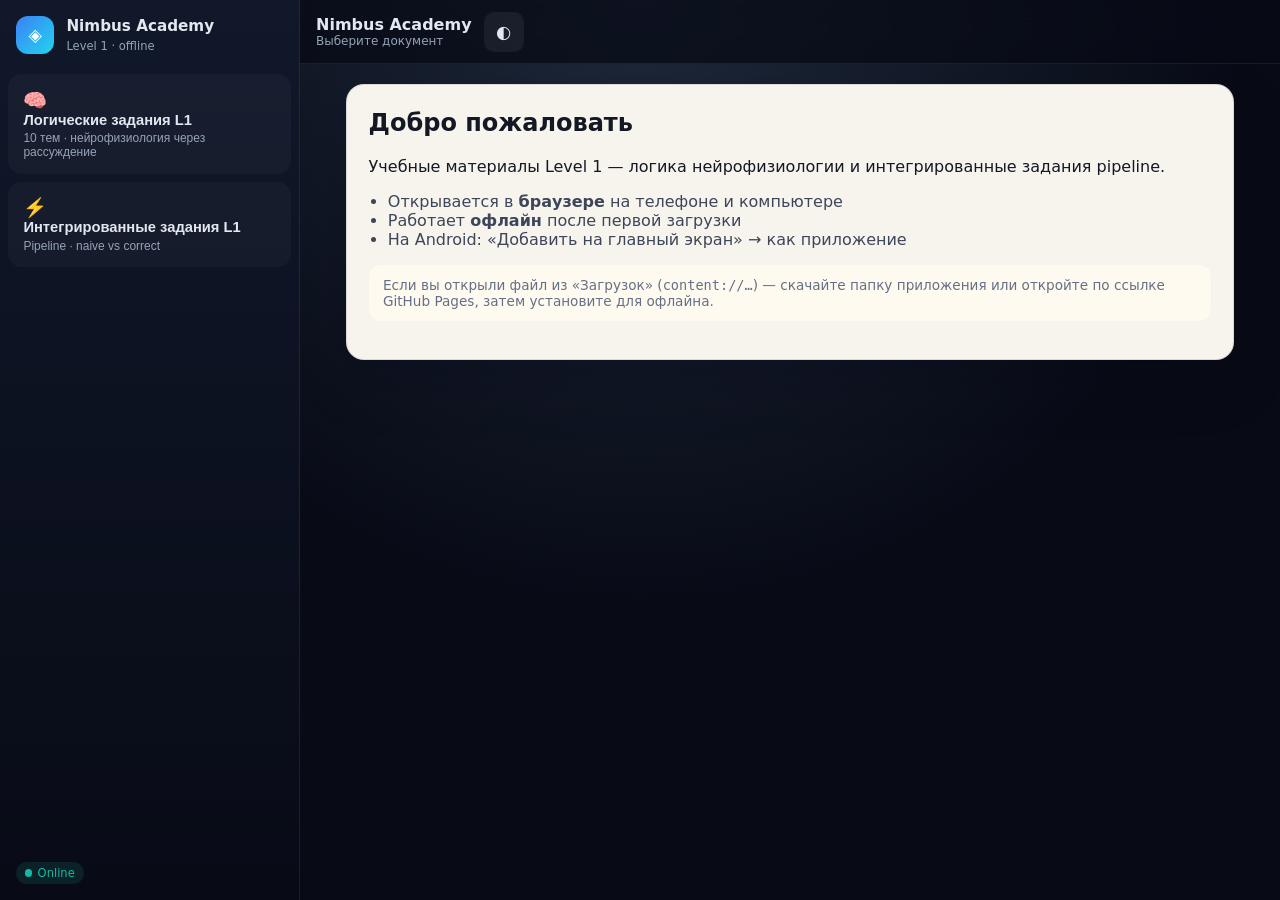
<file: nimbus-academy-app/index.html>
<!DOCTYPE html>
<html lang="ru">
<head>
  <meta charset="utf-8">
  <meta name="viewport" content="width=device-width, initial-scale=1, viewport-fit=cover">
  <meta name="theme-color" content="#080b16">
  <meta name="description" content="Nimbus Academy — задания по нейрофизиологии и EEG pipeline. Работает офлайн.">
  <meta name="apple-mobile-web-app-capable" content="yes">
  <meta name="apple-mobile-web-app-status-bar-style" content="black-translucent">
  <title>Nimbus Academy</title>
  <link rel="manifest" href="manifest.json">
  <link rel="icon" href="icons/icon.svg" type="image/svg+xml">
  <link rel="apple-touch-icon" href="icons/icon.svg">
  <link rel="stylesheet" href="css/katex.min.css">
  <link rel="stylesheet" href="css/app.css">
</head>
<body>
  <div id="app">
    <aside id="sidebar" class="sidebar" aria-label="Навигация">
      <header class="sidebar-header">
        <div class="logo">
          <span class="logo-mark" aria-hidden="true">◈</span>
          <div>
            <strong>Nimbus Academy</strong>
            <span class="logo-sub">Level 1 · offline</span>
          </div>
        </div>
        <button type="button" id="sidebar-close" class="icon-btn sidebar-close" aria-label="Закрыть меню">✕</button>
      </header>
      <nav id="doc-list" class="doc-list"></nav>
      <footer class="sidebar-footer">
        <span id="online-status" class="status-pill online">Online</span>
        <button type="button" id="install-btn" class="ghost-btn" hidden>Установить приложение</button>
      </footer>
    </aside>

    <div class="main-shell">
      <header class="topbar">
        <button type="button" id="sidebar-open" class="icon-btn" aria-label="Открыть меню">☰</button>
        <div class="topbar-title">
          <h1 id="page-title">Nimbus Academy</h1>
          <p id="page-subtitle">Выберите документ</p>
        </div>
        <button type="button" id="theme-toggle" class="icon-btn" aria-label="Сменить тему">◐</button>
      </header>

      <main id="content" class="content">
        <section class="welcome-card">
          <h2>Добро пожаловать</h2>
          <p>Учебные материалы Level 1 — логика нейрофизиологии и интегрированные задания pipeline.</p>
          <ul class="welcome-list">
            <li>Открывается в <strong>браузере</strong> на телефоне и компьютере</li>
            <li>Работает <strong>офлайн</strong> после первой загрузки</li>
            <li>На Android: «Добавить на главный экран» → как приложение</li>
          </ul>
          <p class="hint">Если вы открыли файл из «Загрузок» (<code>content://…</code>) — скачайте папку приложения или откройте по ссылке GitHub Pages, затем установите для офлайна.</p>
        </section>
      </main>
    </div>
  </div>

  <div id="overlay" class="overlay" hidden></div>

  <script src="js/marked.min.js"></script>
  <script src="js/katex.min.js"></script>
  <script src="js/auto-render.min.js"></script>
  <script src="js/content-bundle.js"></script>
  <script src="js/app.js"></script>
</body>
</html>
</file>
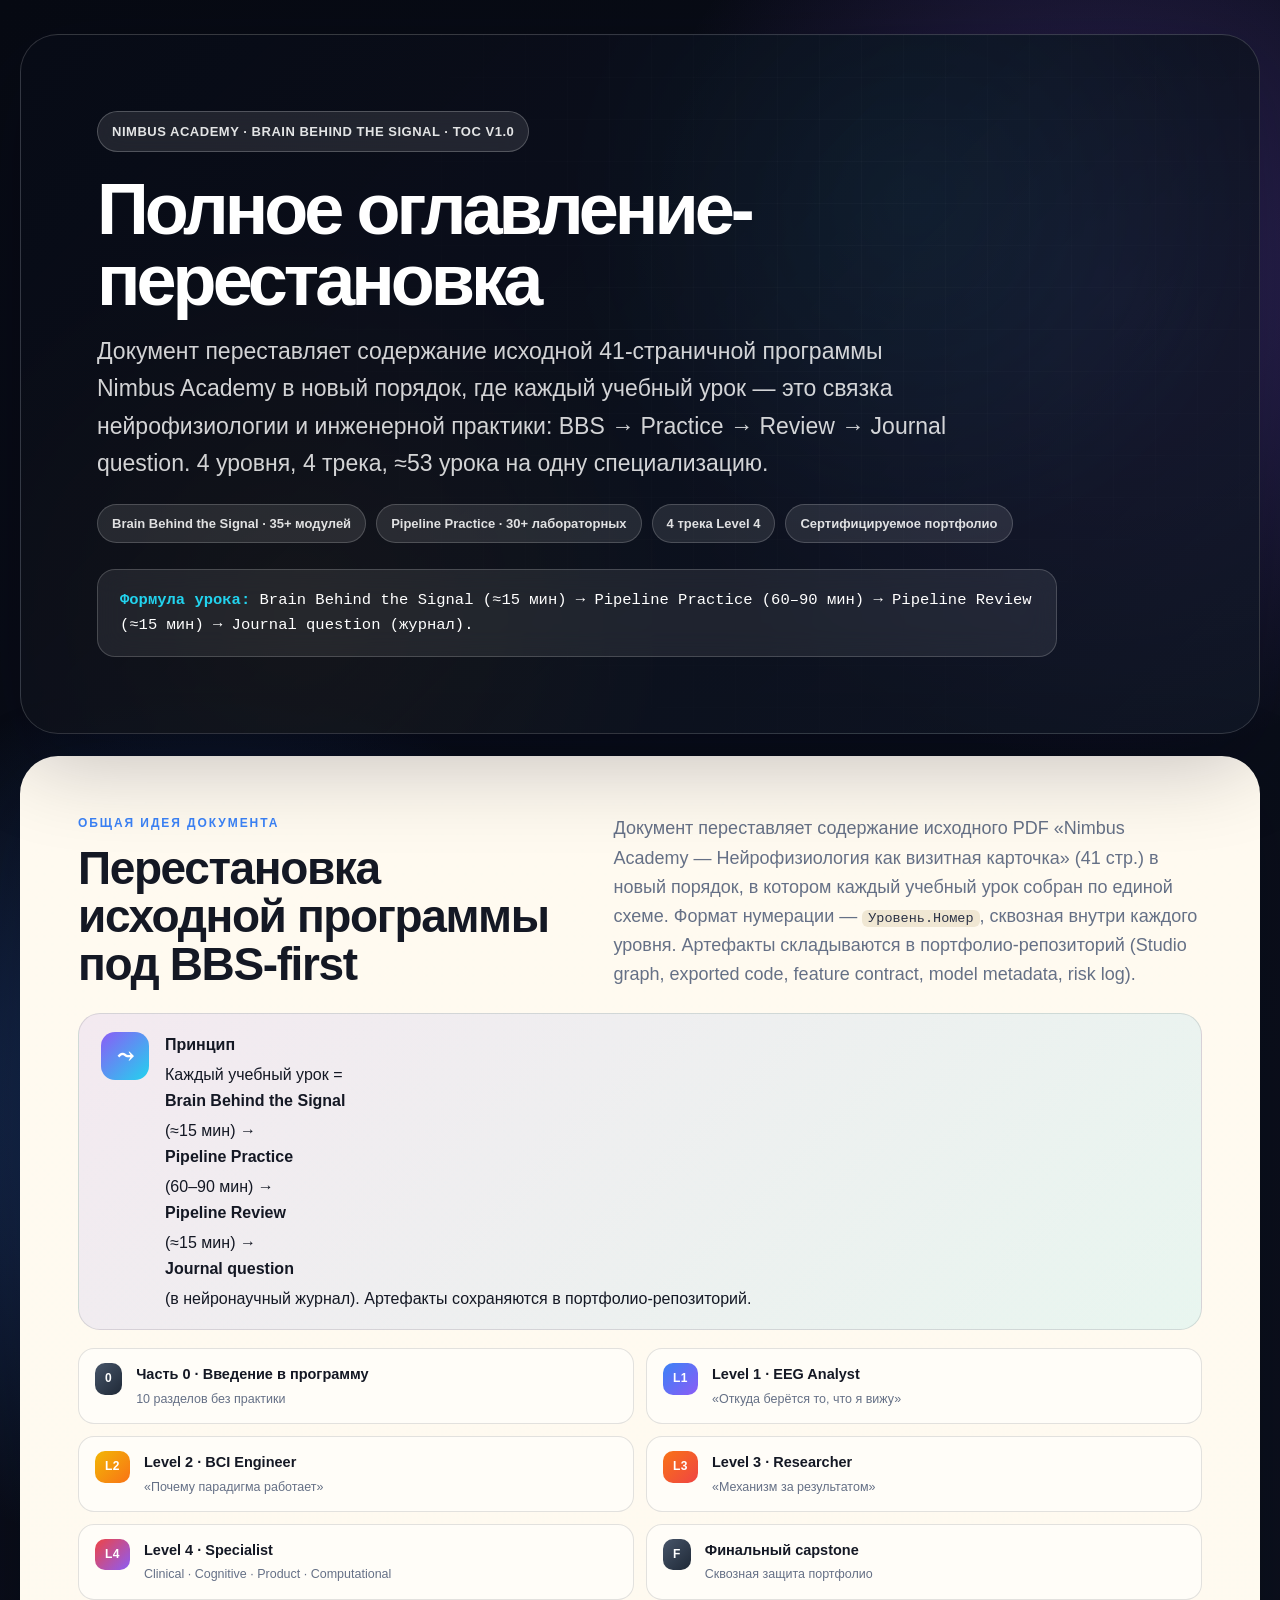
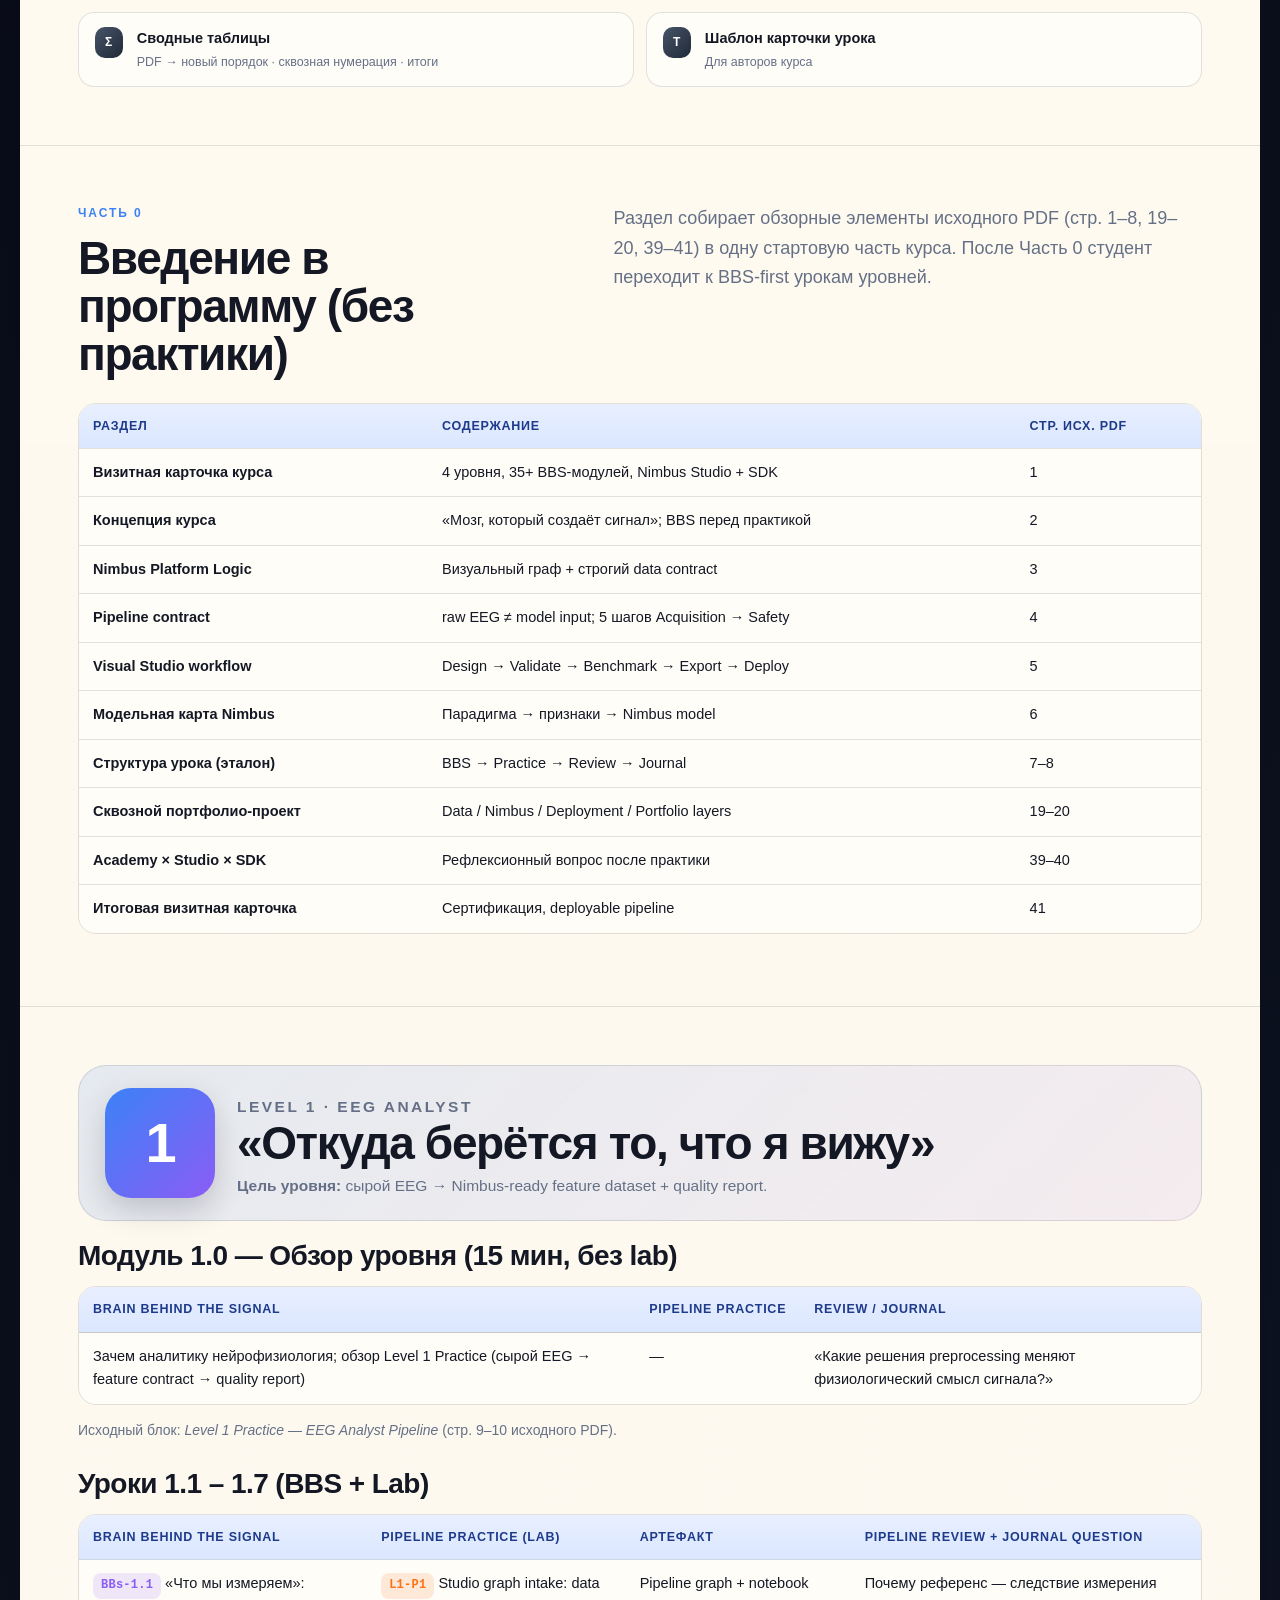
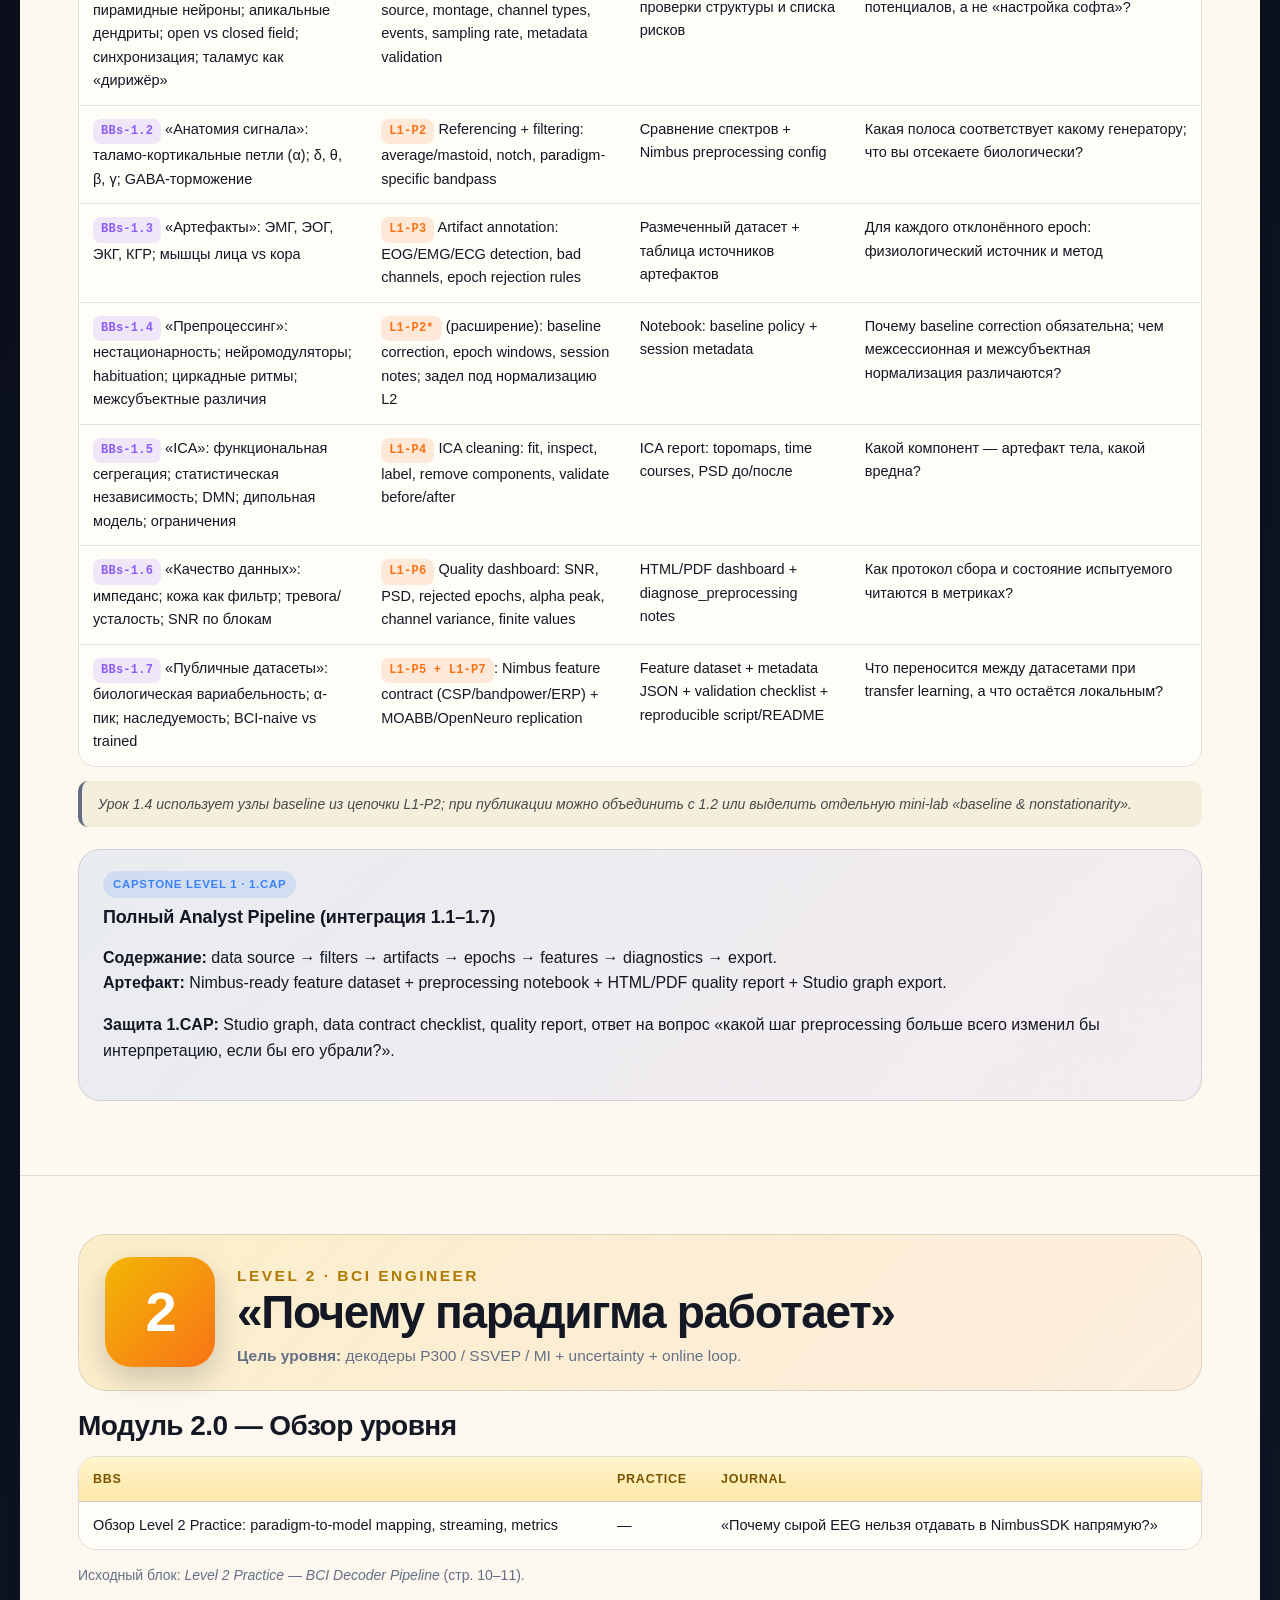
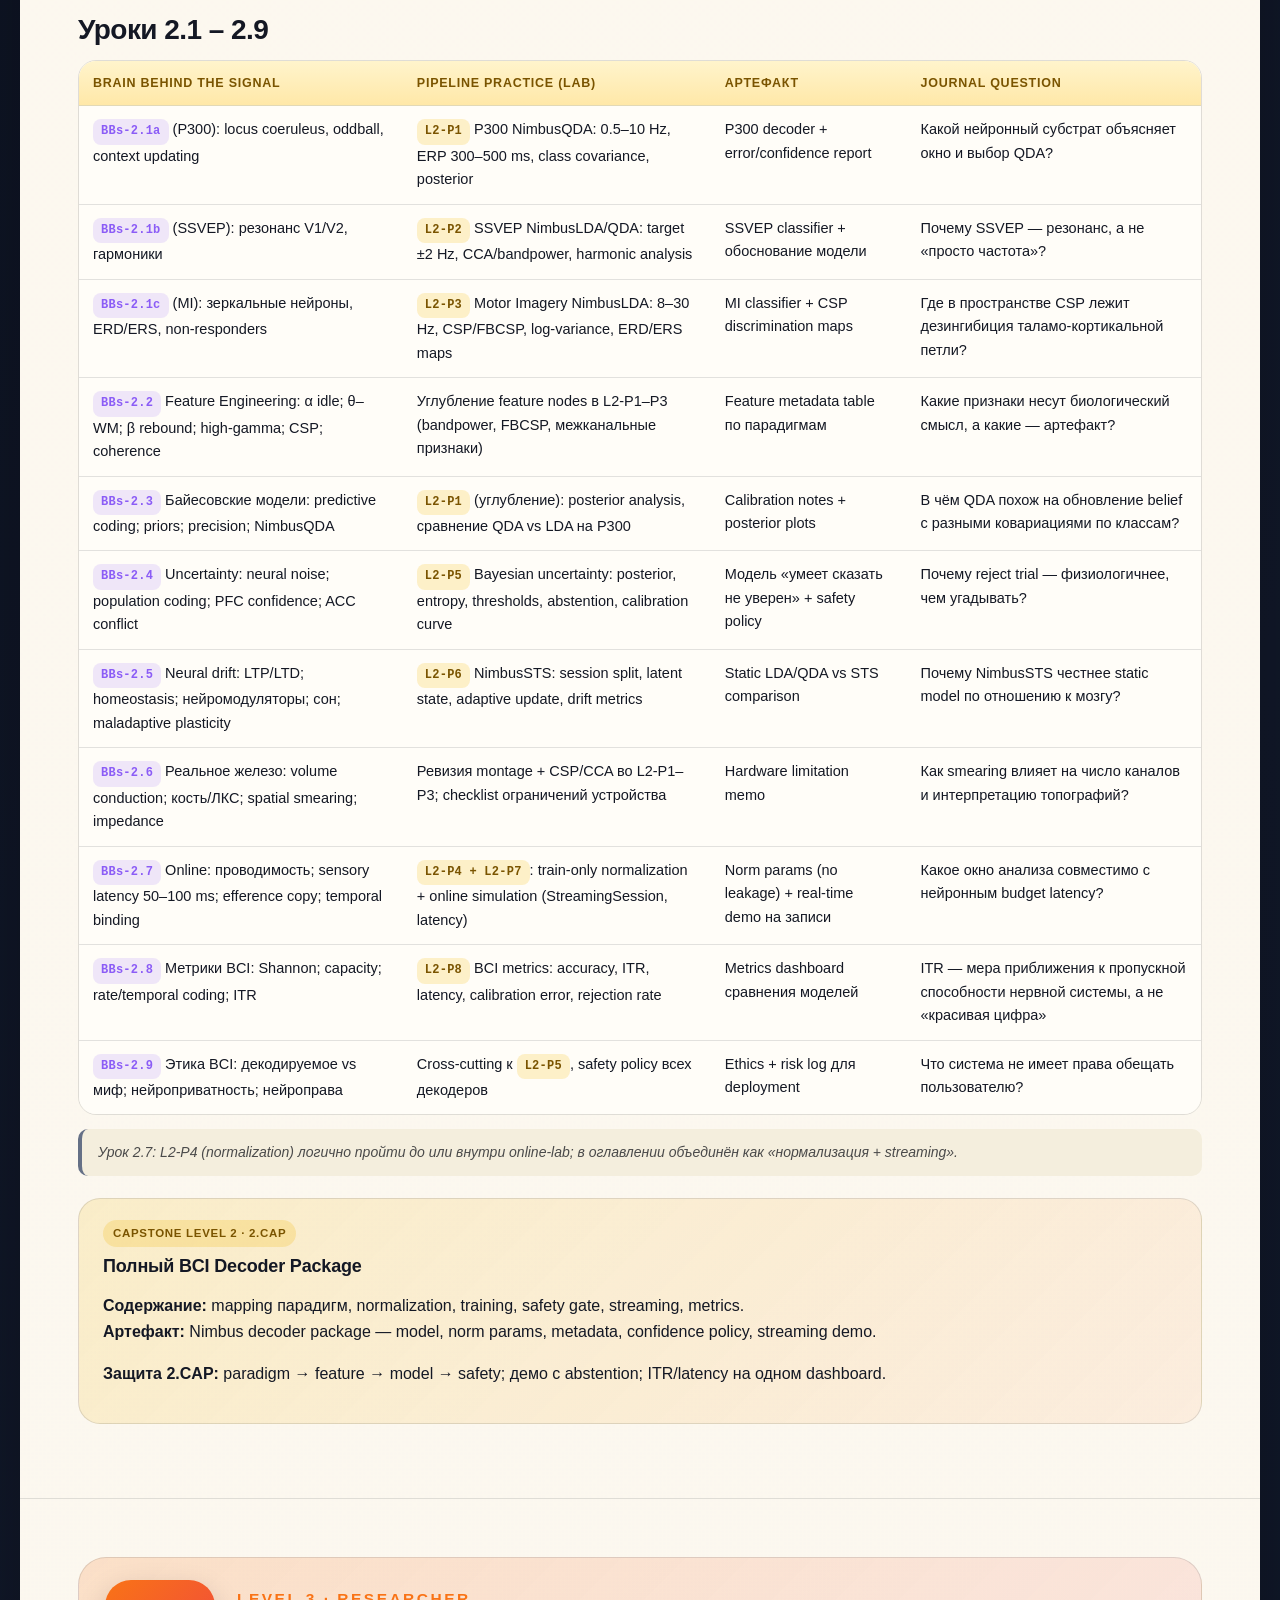
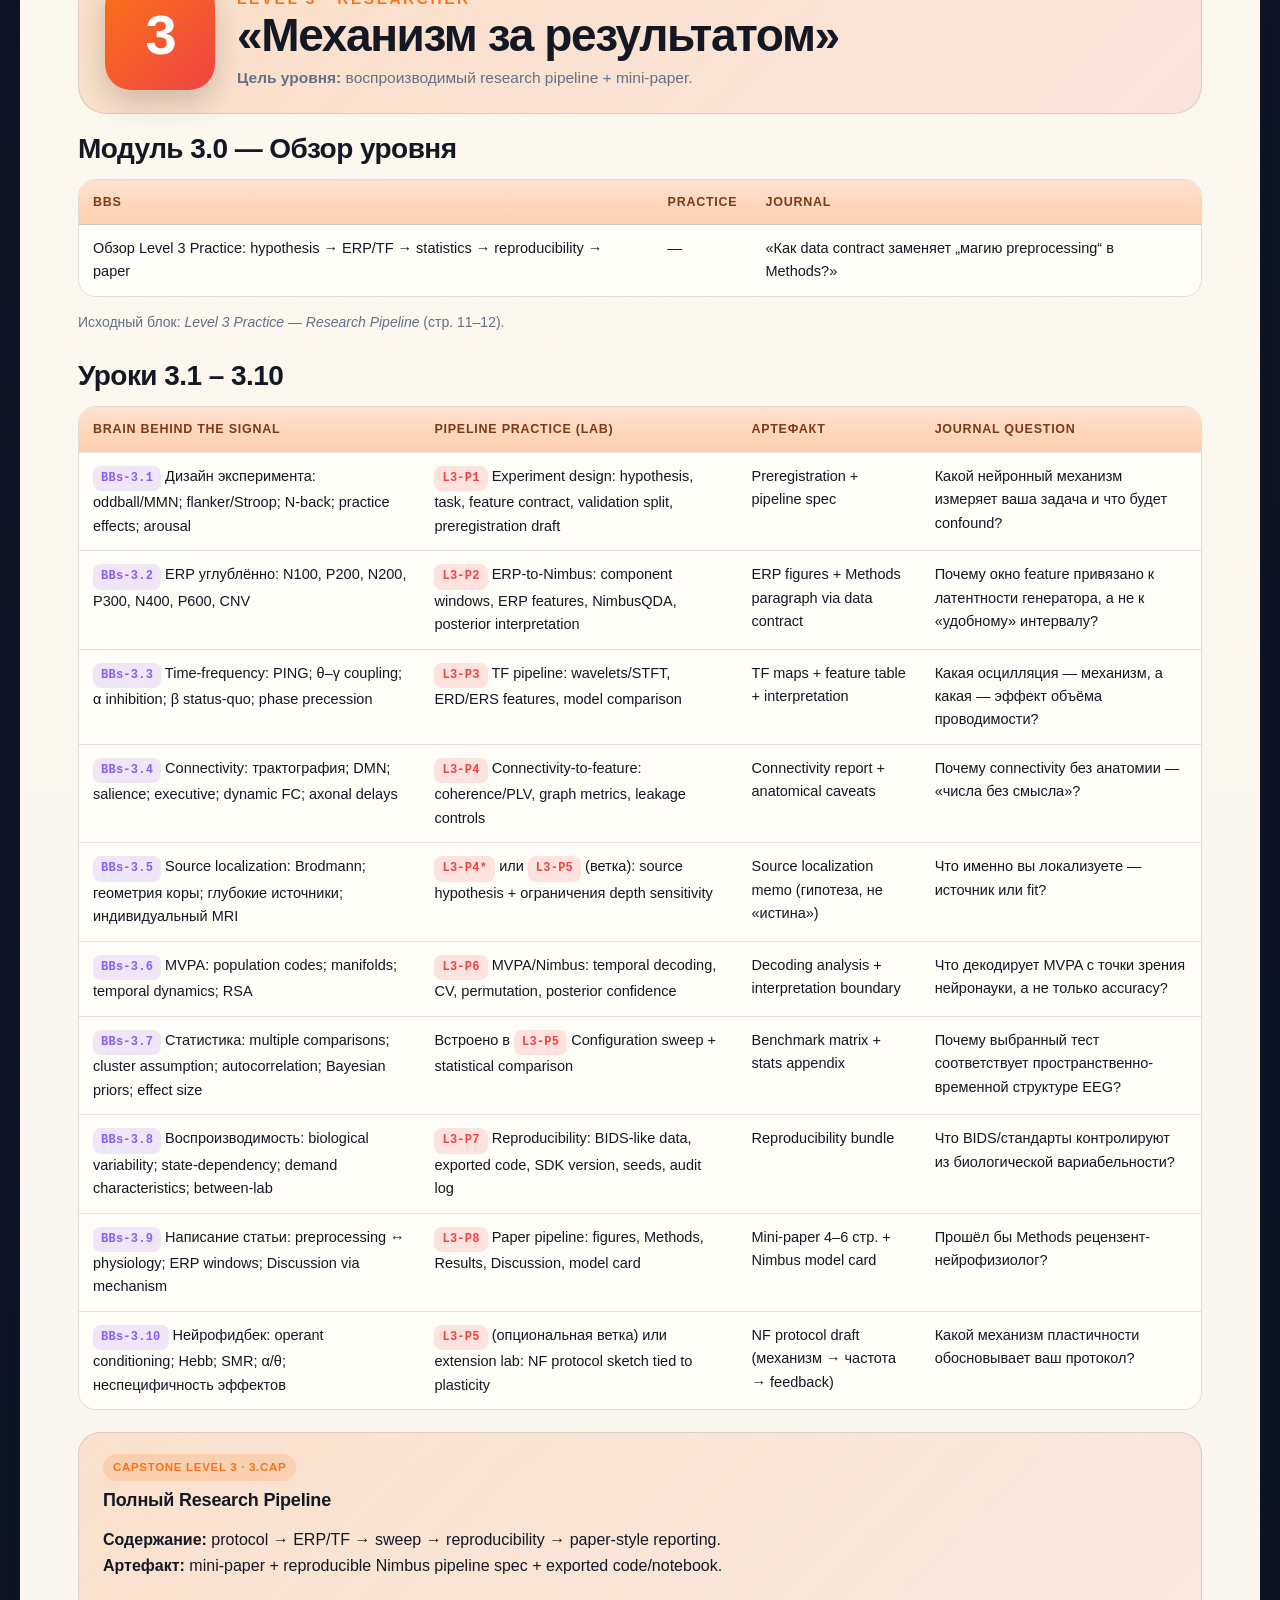
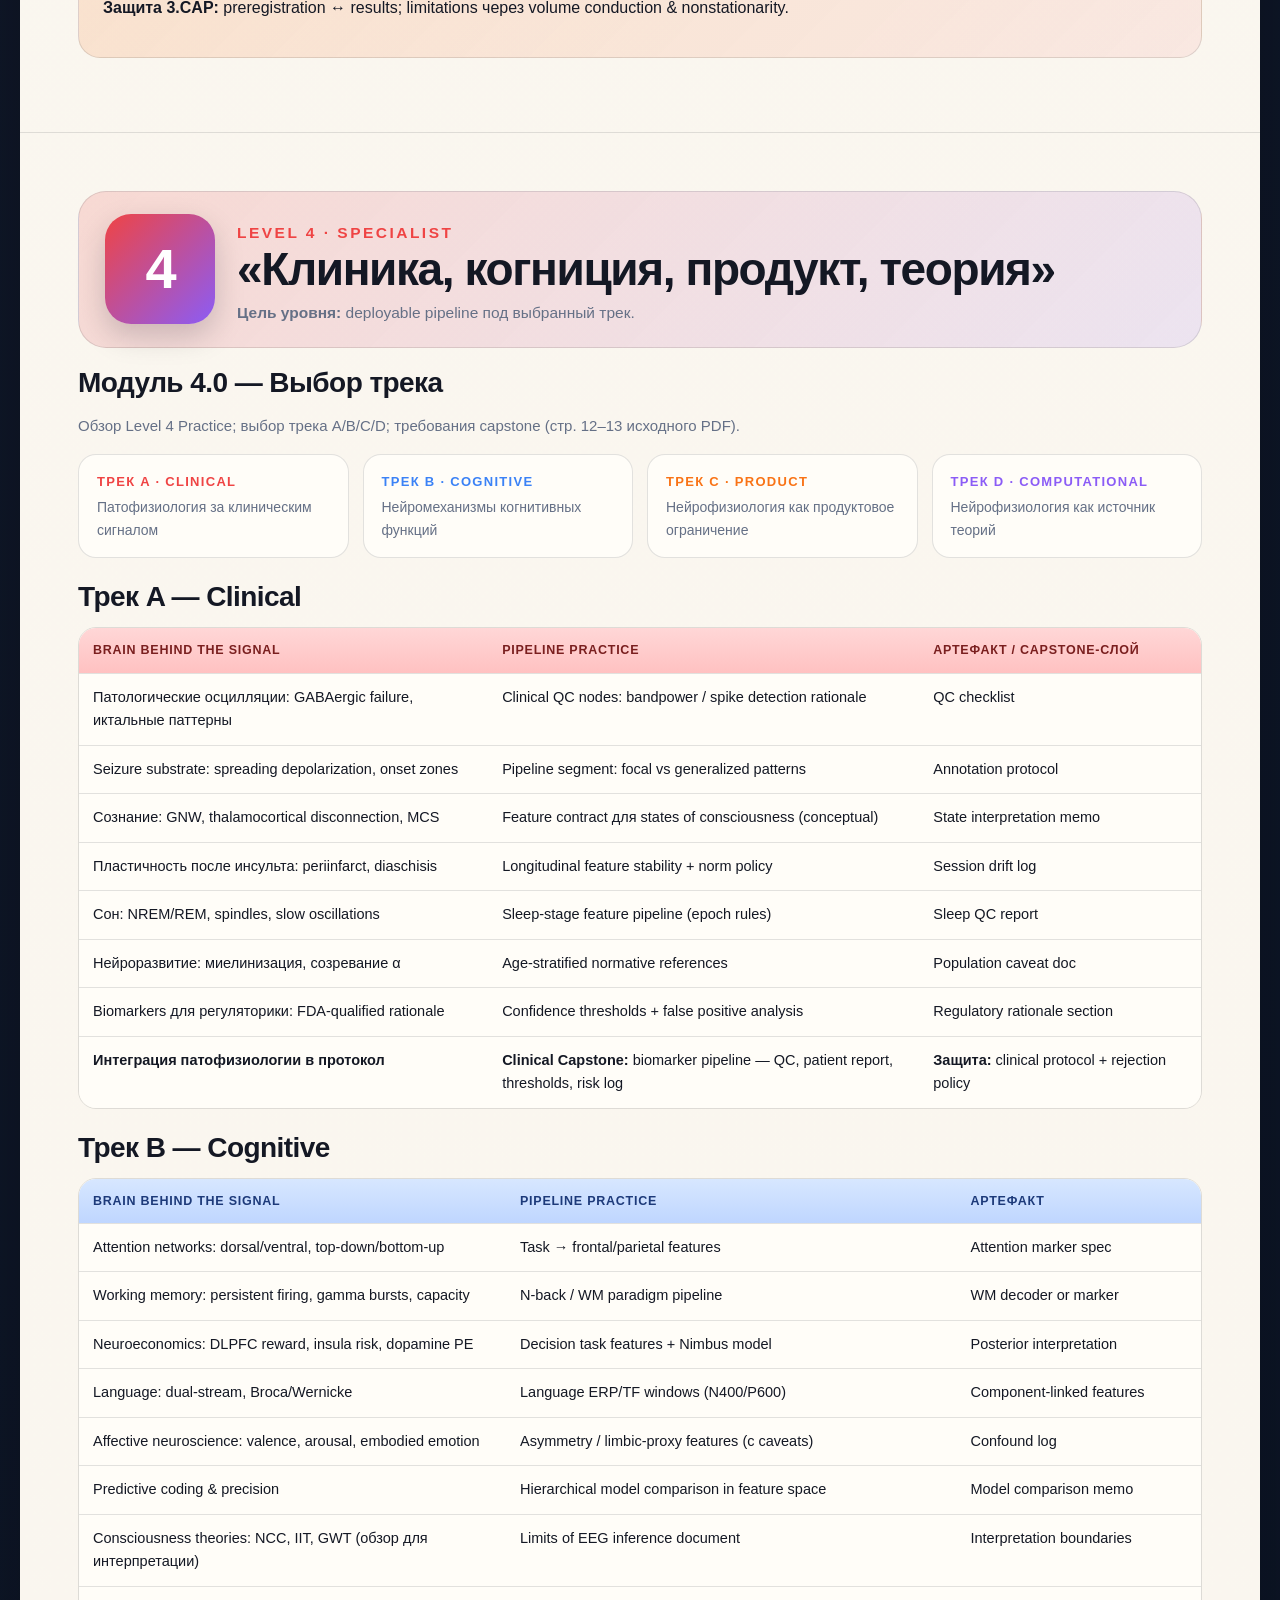
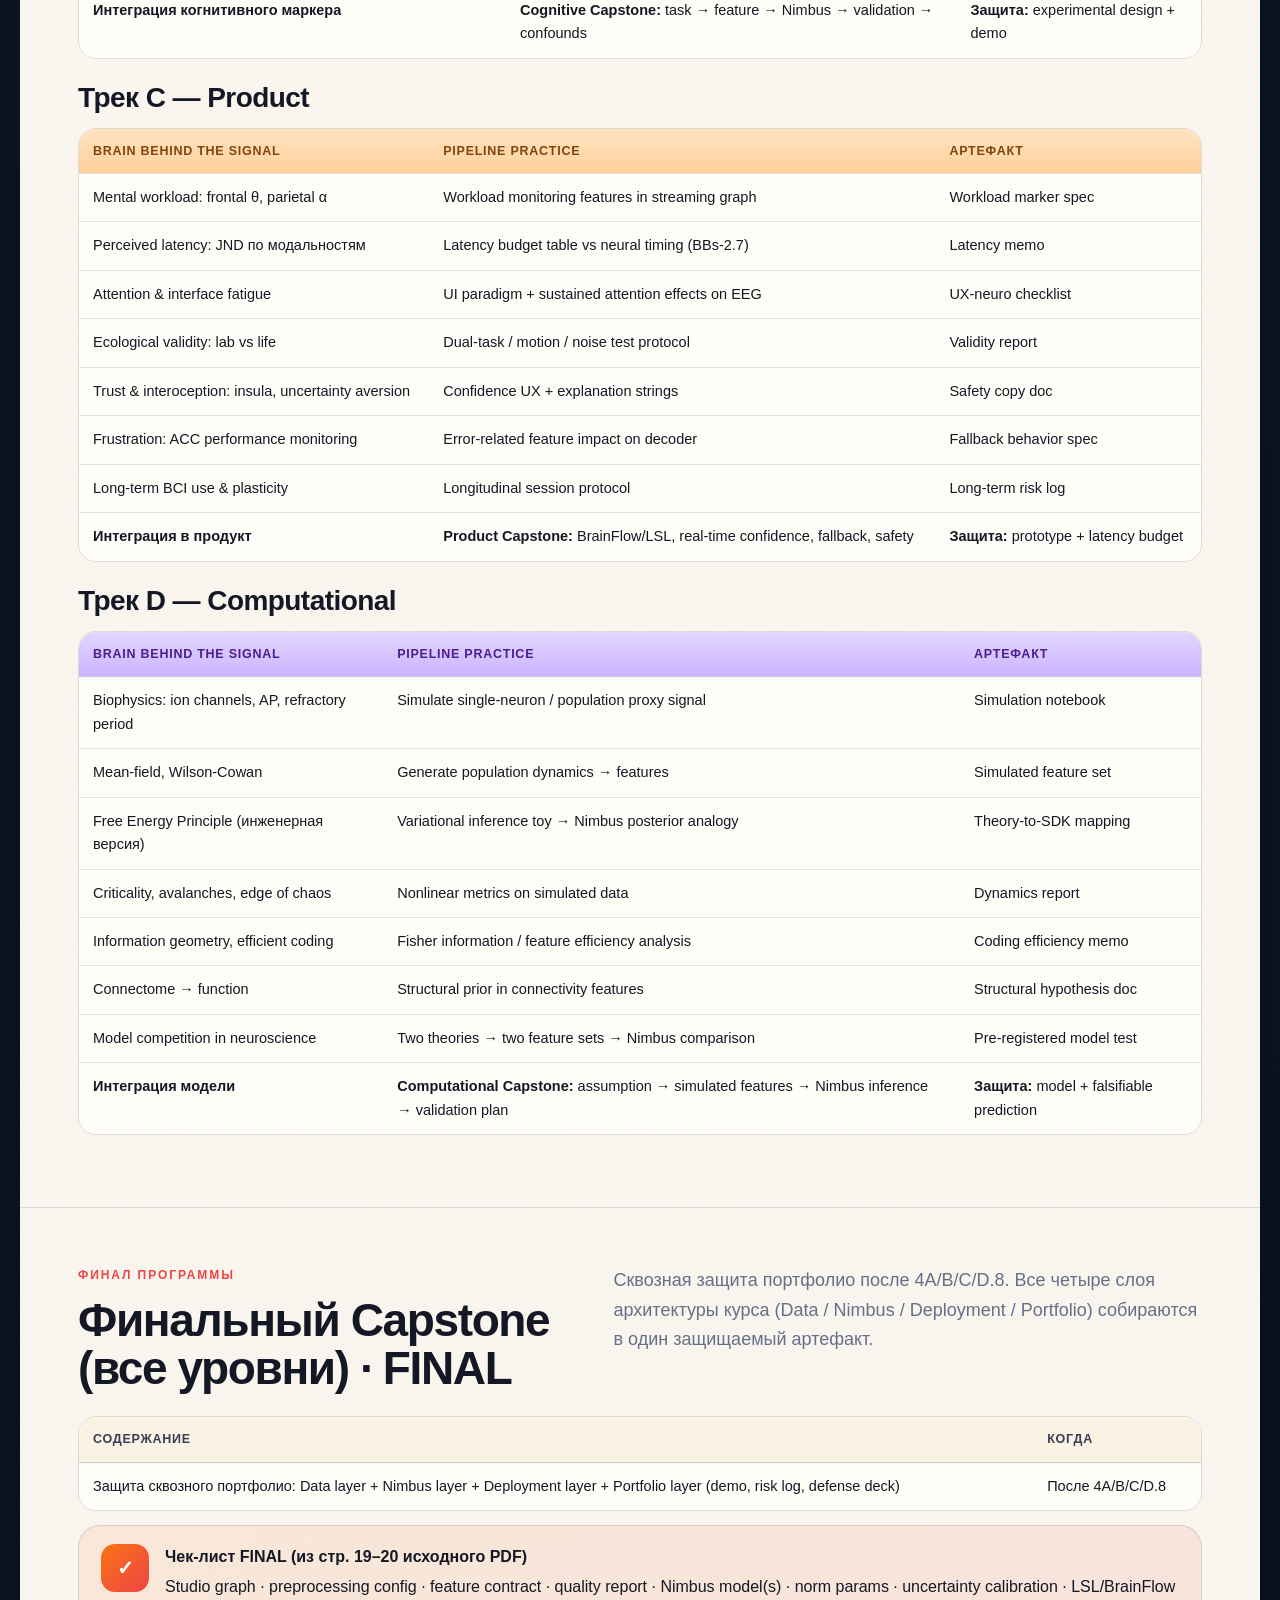
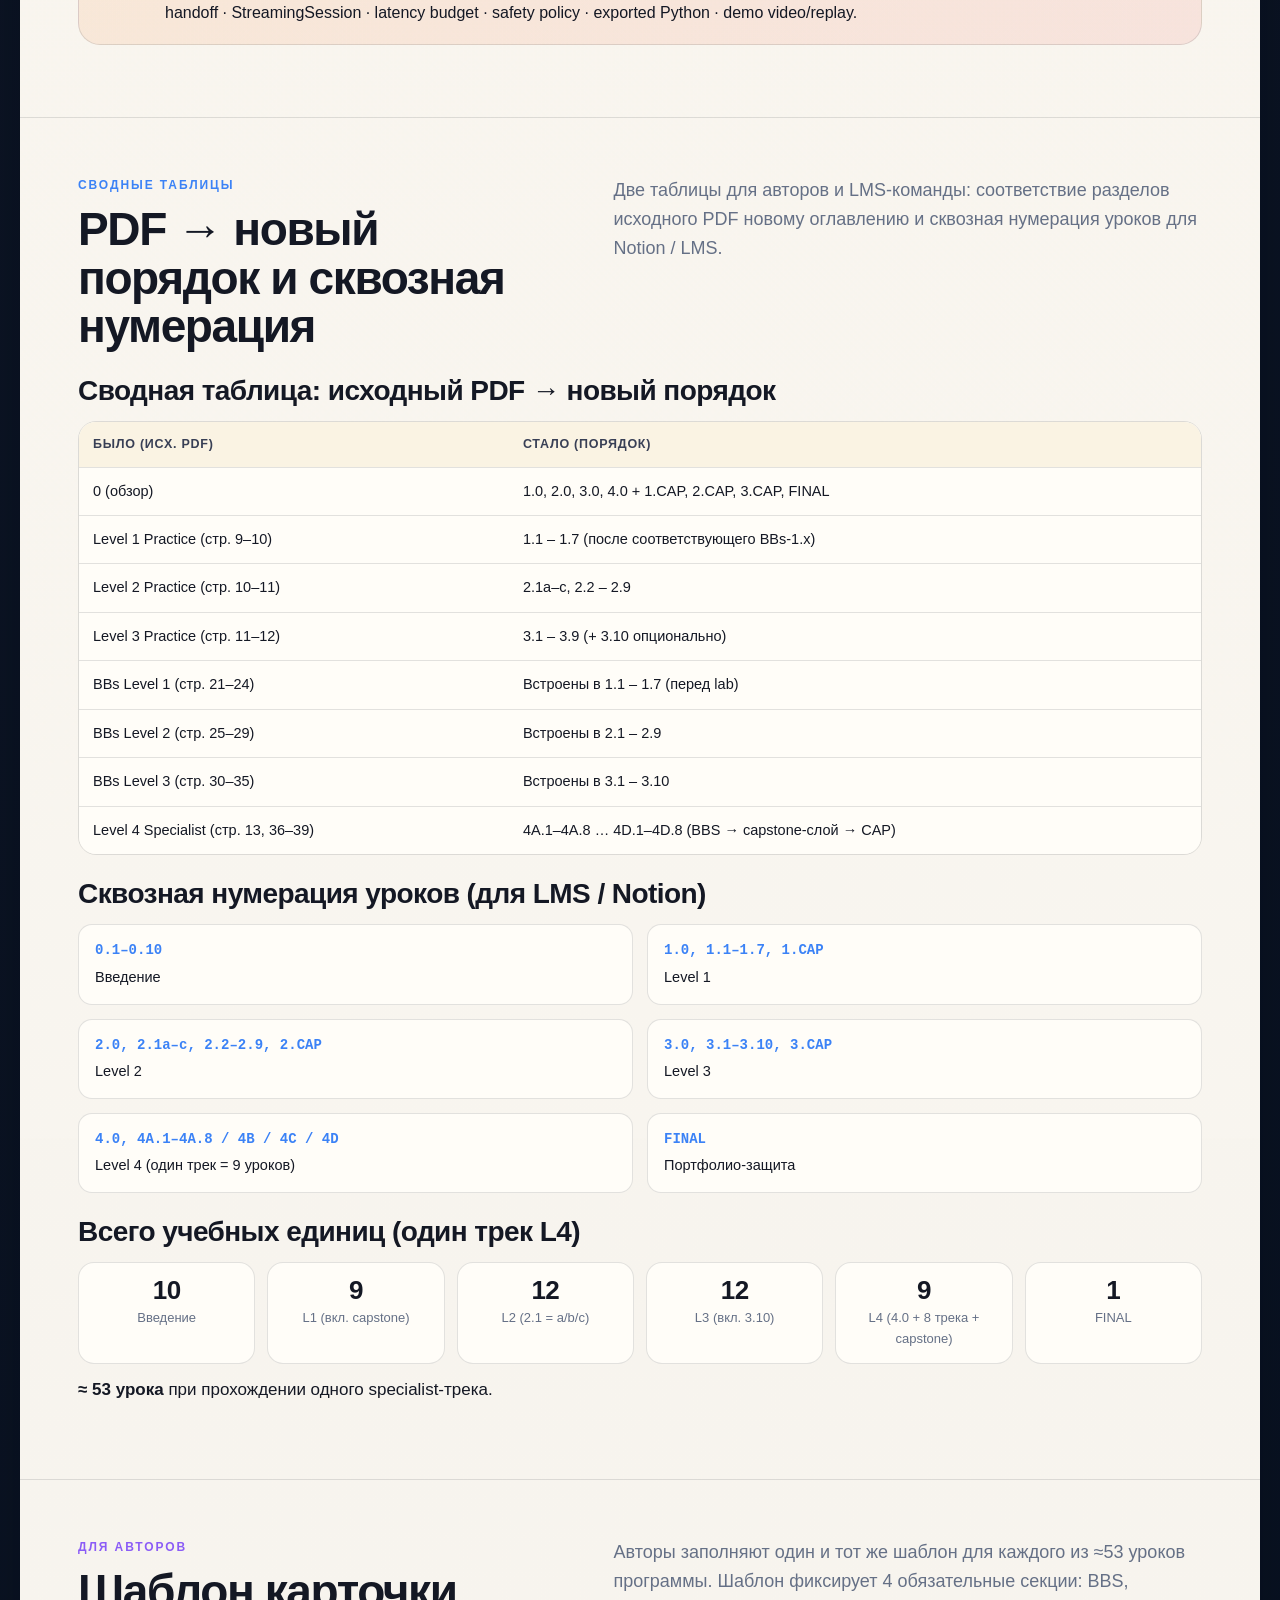
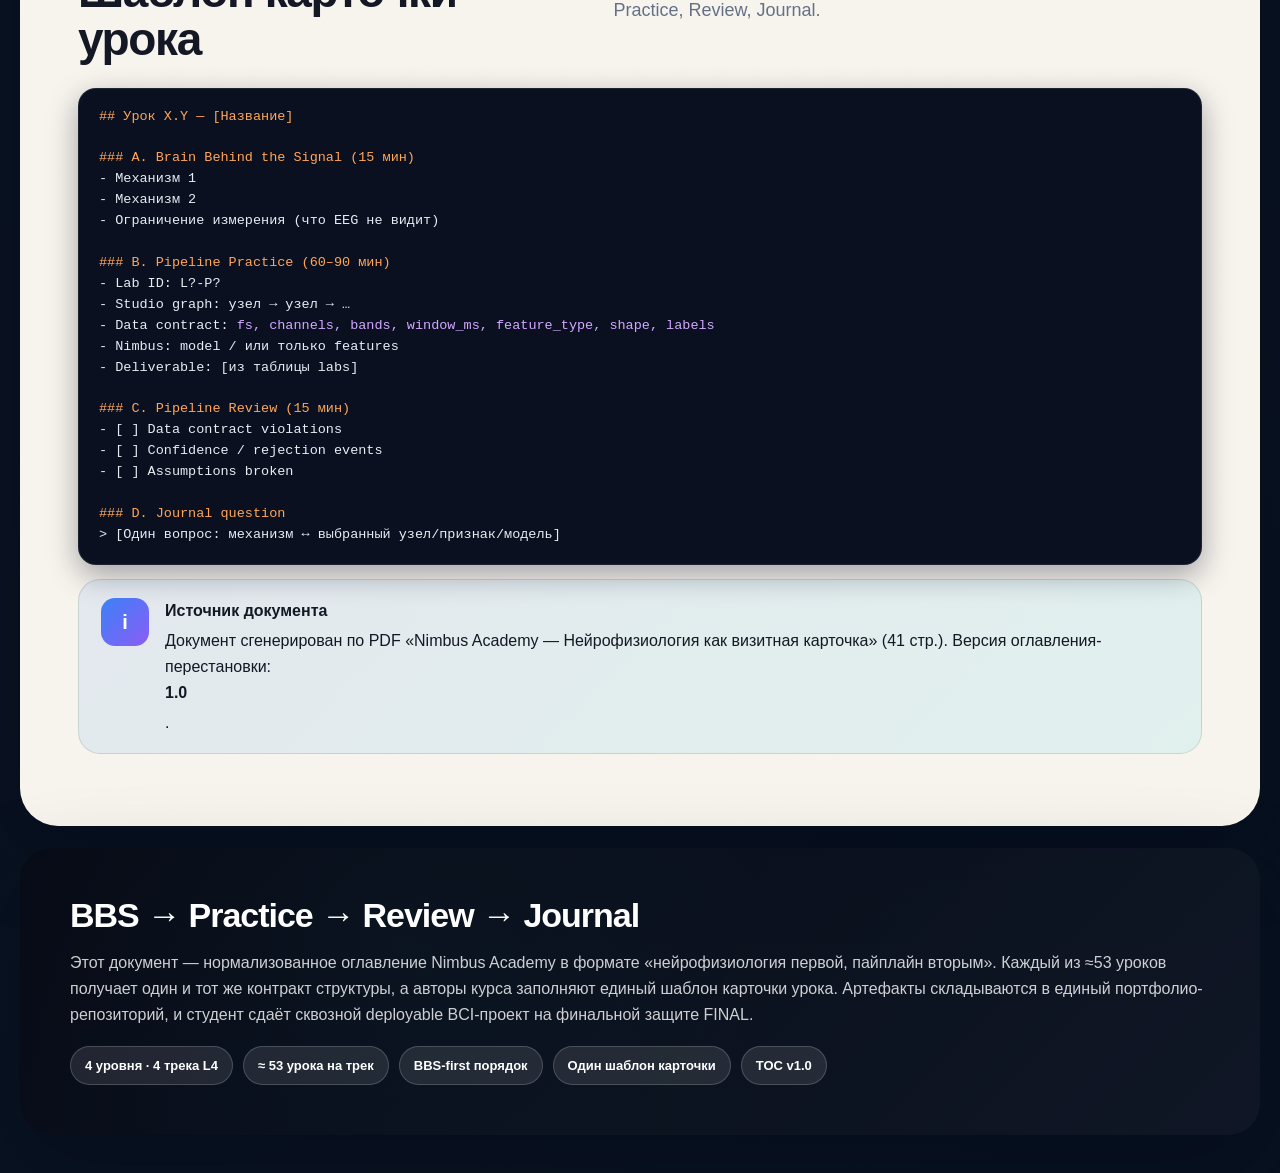
<file: nimbus-academy-bbs-reordered-toc.html>
<!doctype html>
<html lang="ru">
<head>
  <meta charset="utf-8">
  <meta name="viewport" content="width=device-width, initial-scale=1">
  <title>Nimbus Academy · Brain Behind the Signal · Полное оглавление-перестановка</title>
  <style>
    :root {
      --bg: #080b16; --paper: #f7f4ee; --paper-2: #fffaf0;
      --ink: #141824; --muted: #657086;
      --line: rgba(20, 24, 36, 0.12);
      --blue: #3b82f6; --yellow: #f2b705; --orange: #f97316;
      --red: #ef4444; --cyan: #22d3ee; --violet: #8b5cf6; --green: #14b8a6;
      --shadow: 0 28px 90px rgba(2, 6, 23, 0.24);
    }
    * { box-sizing: border-box; }
    html { scroll-behavior: smooth; }
    body {
      margin: 0;
      font-family: Inter, "Segoe UI", Roboto, Arial, sans-serif;
      color: var(--ink);
      background:
        radial-gradient(circle at 16% 8%, rgba(59,130,246,0.35), transparent 28rem),
        radial-gradient(circle at 86% 2%, rgba(139,92,246,0.32), transparent 30rem),
        radial-gradient(circle at 50% 60%, rgba(20,184,166,0.20), transparent 34rem),
        linear-gradient(135deg, #070a13 0%, #111827 44%, #07111f 100%);
      line-height: 1.62;
    }
    a { color: inherit; }
    .page { width: min(1240px, calc(100% - 36px)); margin: 0 auto; padding: 34px 0 64px; }

    /* HERO */
    .hero {
      position: relative; overflow: hidden;
      min-height: 520px;
      display: grid; align-items: end;
      padding: clamp(32px, 6vw, 76px);
      border: 1px solid rgba(255,255,255,0.16);
      border-radius: 38px; color: #fff;
      background:
        linear-gradient(135deg, rgba(8,11,22,0.90), rgba(17,24,39,0.74)),
        radial-gradient(circle at 72% 24%, rgba(34,211,238,0.32), transparent 22rem),
        radial-gradient(circle at 22% 82%, rgba(242,183,5,0.22), transparent 24rem);
      box-shadow: var(--shadow);
    }
    .hero::before {
      content: ""; position: absolute; inset: 0; opacity: 0.30;
      background-image:
        linear-gradient(rgba(255,255,255,0.07) 1px, transparent 1px),
        linear-gradient(90deg, rgba(255,255,255,0.07) 1px, transparent 1px);
      background-size: 42px 42px;
      mask-image: radial-gradient(circle at 68% 24%, #000, transparent 68%);
    }
    .hero-content { position: relative; z-index: 1; max-width: 960px; }
    .kicker {
      display: inline-flex; align-items: center; gap: 10px;
      padding: 9px 14px;
      border: 1px solid rgba(255,255,255,0.22);
      border-radius: 999px;
      background: rgba(255,255,255,0.10);
      color: rgba(255,255,255,0.88);
      font-size: 13px; font-weight: 750;
      letter-spacing: 0.04em; text-transform: uppercase;
      backdrop-filter: blur(12px);
    }
    h1 { margin: 22px 0 18px; font-size: clamp(36px, 6vw, 72px);
         line-height: 0.98; letter-spacing: -0.055em; }
    .subtitle { max-width: 860px; margin: 0;
                color: rgba(255,255,255,0.82);
                font-size: clamp(17px, 2.1vw, 23px); }
    .hero-tags { display: flex; flex-wrap: wrap; gap: 10px; margin-top: 22px; }
    .hero-tag {
      padding: 8px 14px; border-radius: 999px;
      background: rgba(255,255,255,0.10);
      border: 1px solid rgba(255,255,255,0.18);
      font-size: 13px; color: rgba(255,255,255,0.86); font-weight: 600;
    }
    .hero-formula {
      margin-top: 26px;
      padding: 18px 22px;
      border-radius: 18px;
      background: rgba(255,255,255,0.08);
      border: 1px solid rgba(255,255,255,0.18);
      color: #fff; font-size: 15.5px;
      font-family: "JetBrains Mono", "SF Mono", Menlo, Consolas, monospace;
      backdrop-filter: blur(14px);
    }
    .hero-formula strong { color: var(--cyan); }

    /* DOCUMENT */
    .document {
      margin-top: 22px; overflow: hidden;
      border-radius: 38px;
      background:
        linear-gradient(180deg, rgba(255,250,240,0.96), rgba(247,244,238,0.98)),
        var(--paper);
      box-shadow: var(--shadow);
    }
    .section {
      padding: clamp(28px, 5vw, 58px);
      border-bottom: 1px solid var(--line);
    }
    .section:last-child { border-bottom: 0; }
    .section-header {
      display: grid;
      grid-template-columns: minmax(0, 0.9fr) minmax(0, 1.1fr);
      gap: clamp(24px, 5vw, 54px);
      align-items: start; margin-bottom: 24px;
    }
    @media (max-width: 880px) { .section-header { grid-template-columns: 1fr; } }
    .eyebrow { margin: 0 0 10px; color: var(--blue); font-size: 12px;
               font-weight: 900; letter-spacing: 0.16em; text-transform: uppercase; }
    .eyebrow.violet { color: var(--violet); }
    .eyebrow.orange { color: var(--orange); }
    .eyebrow.green  { color: var(--green); }
    .eyebrow.red    { color: var(--red); }
    .eyebrow.yellow { color: #b07a05; }
    h2 { margin: 0; font-size: clamp(28px, 4.2vw, 46px); line-height: 1.05; letter-spacing: -0.03em; }
    h3 { margin: 0; font-size: clamp(20px, 2.6vw, 28px); line-height: 1.18; letter-spacing: -0.02em; }
    h4 { margin: 0; font-size: 18px; line-height: 1.25; letter-spacing: -0.01em; }
    h5 { margin: 0; font-size: 13px; text-transform: uppercase;
         letter-spacing: 0.12em; color: var(--muted); }
    p, li { font-size: 16px; }
    .lead { margin: 0; color: var(--muted); font-size: 18px; }

    /* Callout */
    .callout {
      display: grid; grid-template-columns: 48px 1fr; gap: 16px;
      padding: 18px 22px; border-radius: 22px;
      border: 1px solid var(--line);
      background: linear-gradient(135deg, rgba(59,130,246,0.10), rgba(34,211,238,0.10));
      margin: 14px 0;
    }
    .callout .icon {
      width: 48px; height: 48px; border-radius: 14px;
      display: grid; place-items: center;
      background: linear-gradient(135deg, var(--blue), var(--violet));
      color: #fff; font-weight: 900; font-size: 20px;
    }
    .callout p { margin: 0; }
    .callout strong { display: block; margin-bottom: 4px; }
    .callout.green { background: linear-gradient(135deg, rgba(20,184,166,0.10), rgba(59,130,246,0.10)); }
    .callout.green .icon { background: linear-gradient(135deg, var(--green), var(--blue)); }
    .callout.violet { background: linear-gradient(135deg, rgba(139,92,246,0.10), rgba(34,211,238,0.10)); }
    .callout.violet .icon { background: linear-gradient(135deg, var(--violet), var(--cyan)); }
    .callout.warn { background: linear-gradient(135deg, rgba(249,115,22,0.10), rgba(239,68,68,0.10)); }
    .callout.warn .icon { background: linear-gradient(135deg, var(--orange), var(--red)); }

    /* TABLES */
    .table-wrap {
      overflow-x: auto; border-radius: 18px;
      border: 1px solid var(--line); margin: 14px 0;
    }
    table {
      width: 100%; border-collapse: collapse;
      background: #fffdf8; font-size: 14.5px;
    }
    th, td {
      padding: 12px 14px; text-align: left; vertical-align: top;
      border-bottom: 1px solid var(--line);
    }
    th {
      background: #faf3e3; font-weight: 800; font-size: 12.5px;
      text-transform: uppercase; letter-spacing: 0.06em; color: #383f55;
      white-space: nowrap;
    }
    tr:last-child td { border-bottom: 0; }
    td .mono, .mono {
      font-family: "JetBrains Mono", "SF Mono", Menlo, Consolas, monospace;
      font-size: 13px;
    }
    .lvl1 th { background: linear-gradient(180deg, #e8efff, #dbe7ff); color: #1e3a8a; }
    .lvl2 th { background: linear-gradient(180deg, #fff4cc, #ffe8a8); color: #7a5400; }
    .lvl3 th { background: linear-gradient(180deg, #ffe1cf, #ffcfb0); color: #7a3b16; }
    .lvl4a th { background: linear-gradient(180deg, #ffd7d7, #ffc1c1); color: #7a1f1f; }
    .lvl4b th { background: linear-gradient(180deg, #d7e7ff, #bfd6ff); color: #1d3a7a; }
    .lvl4c th { background: linear-gradient(180deg, #ffe3c2, #ffd09a); color: #80450b; }
    .lvl4d th { background: linear-gradient(180deg, #e3d6ff, #cbb5ff); color: #4b1d8e; }

    .lesson-code {
      display: inline-block; padding: 3px 8px; border-radius: 8px;
      background: rgba(59,130,246,0.14); color: var(--blue);
      font-family: "JetBrains Mono","SF Mono",Menlo,Consolas,monospace;
      font-weight: 800; font-size: 12px; letter-spacing: 0.02em;
      white-space: nowrap;
    }
    .lesson-code.violet { background: rgba(139,92,246,0.14); color: var(--violet); }
    .lesson-code.orange { background: rgba(249,115,22,0.14); color: var(--orange); }
    .lesson-code.green  { background: rgba(20,184,166,0.14); color: var(--green); }
    .lesson-code.red    { background: rgba(239,68,68,0.14); color: var(--red); }
    .lesson-code.yellow { background: rgba(242,183,5,0.20); color: #7a5400; }

    /* LEVEL BANNER */
    .level-banner {
      display: grid;
      grid-template-columns: 110px minmax(0, 1fr);
      gap: 22px; align-items: center;
      padding: 22px 26px;
      border-radius: 28px;
      background: linear-gradient(135deg, rgba(59,130,246,0.12), rgba(139,92,246,0.08));
      border: 1px solid var(--line);
      margin-bottom: 18px;
    }
    .level-banner.lvl2 { background: linear-gradient(135deg, rgba(242,183,5,0.16), rgba(249,115,22,0.08)); }
    .level-banner.lvl3 { background: linear-gradient(135deg, rgba(249,115,22,0.18), rgba(239,68,68,0.10)); }
    .level-banner.lvl4 { background: linear-gradient(135deg, rgba(239,68,68,0.16), rgba(139,92,246,0.12)); }
    .level-num {
      width: 110px; height: 110px; border-radius: 26px;
      background: linear-gradient(135deg, var(--blue), var(--violet));
      color: #fff; display: grid; place-items: center;
      font-size: 56px; font-weight: 900; letter-spacing: -0.04em;
      box-shadow: 0 12px 30px rgba(2,6,23,0.18);
    }
    .level-banner.lvl2 .level-num { background: linear-gradient(135deg, var(--yellow), var(--orange)); }
    .level-banner.lvl3 .level-num { background: linear-gradient(135deg, var(--orange), var(--red)); }
    .level-banner.lvl4 .level-num { background: linear-gradient(135deg, var(--red), var(--violet)); }
    .level-banner p { margin: 6px 0 0; color: var(--muted); font-size: 15.5px; }
    @media (max-width: 560px) {
      .level-banner { grid-template-columns: 1fr; }
      .level-num { width: 80px; height: 80px; font-size: 40px; border-radius: 20px; }
    }

    /* Capstone card */
    .capstone-card {
      margin: 16px 0;
      padding: 20px 24px;
      border-radius: 22px;
      background: linear-gradient(135deg, rgba(239,68,68,0.08), rgba(139,92,246,0.10));
      border: 1px solid var(--line);
    }
    .capstone-card h4 { margin-bottom: 6px; }
    .capstone-card .pill {
      display: inline-block; padding: 4px 10px; border-radius: 999px;
      background: rgba(239,68,68,0.14); color: var(--red);
      font-size: 11.5px; font-weight: 800;
      letter-spacing: 0.06em; text-transform: uppercase;
      margin-bottom: 8px;
    }
    .capstone-card.lvl1 { background: linear-gradient(135deg, rgba(59,130,246,0.10), rgba(139,92,246,0.08)); }
    .capstone-card.lvl1 .pill { background: rgba(59,130,246,0.14); color: var(--blue); }
    .capstone-card.lvl2 { background: linear-gradient(135deg, rgba(242,183,5,0.16), rgba(249,115,22,0.08)); }
    .capstone-card.lvl2 .pill { background: rgba(242,183,5,0.22); color: #7a5400; }
    .capstone-card.lvl3 { background: linear-gradient(135deg, rgba(249,115,22,0.16), rgba(239,68,68,0.08)); }
    .capstone-card.lvl3 .pill { background: rgba(249,115,22,0.16); color: var(--orange); }

    /* Track strip */
    .track-strip {
      display: grid; grid-template-columns: repeat(4, minmax(0, 1fr));
      gap: 14px; margin: 16px 0;
    }
    @media (max-width: 880px) { .track-strip { grid-template-columns: repeat(2, 1fr); } }
    @media (max-width: 520px) { .track-strip { grid-template-columns: 1fr; } }
    .track-chip {
      padding: 16px 18px; border-radius: 18px;
      border: 1px solid var(--line); background: #fffdf8;
    }
    .track-chip strong { display: block; font-size: 13px; letter-spacing: 0.10em;
                         text-transform: uppercase; margin-bottom: 4px; }
    .track-chip.clinical strong      { color: var(--red); }
    .track-chip.cognitive strong     { color: var(--blue); }
    .track-chip.product strong       { color: var(--orange); }
    .track-chip.computational strong { color: var(--violet); }
    .track-chip p { margin: 0; color: var(--muted); font-size: 14px; }

    /* TOC nav */
    .toc {
      display: grid; grid-template-columns: repeat(2, minmax(0, 1fr));
      gap: 12px; margin-top: 14px;
    }
    @media (max-width: 720px) { .toc { grid-template-columns: 1fr; } }
    .toc a {
      display: flex; gap: 14px; align-items: flex-start;
      padding: 14px 16px;
      border: 1px solid var(--line); border-radius: 16px;
      background: #fffdf8; text-decoration: none;
      transition: transform .12s ease, border-color .12s ease;
    }
    .toc a:hover { transform: translateY(-2px); border-color: var(--blue); }
    .toc-pill {
      flex: 0 0 auto; padding: 6px 10px; border-radius: 10px;
      background: linear-gradient(135deg, var(--blue), var(--violet));
      color: #fff; font-weight: 900; font-size: 12px;
      letter-spacing: 0.04em;
    }
    .toc-pill.lvl2 { background: linear-gradient(135deg, var(--yellow), var(--orange)); }
    .toc-pill.lvl3 { background: linear-gradient(135deg, var(--orange), var(--red)); }
    .toc-pill.lvl4 { background: linear-gradient(135deg, var(--red), var(--violet)); }
    .toc-pill.gray { background: linear-gradient(135deg, #475569, #1f2937); }
    .toc strong { display: block; font-size: 14.5px; color: var(--ink); }
    .toc span.note { display: block; font-size: 12.5px; color: var(--muted); margin-top: 2px; }

    /* Footnote */
    .footnote {
      margin-top: 12px; padding: 12px 16px;
      border-left: 4px solid var(--muted);
      border-radius: 10px; background: #f4eedd;
      color: #4a4a4a; font-size: 14px; font-style: italic;
    }

    /* Code block */
    pre.code {
      margin: 14px 0;
      padding: 18px 20px;
      border-radius: 18px;
      background: #0b1020;
      color: #e6edf3;
      font-family: "JetBrains Mono","SF Mono",Menlo,Consolas,monospace;
      font-size: 13.5px;
      line-height: 1.55;
      overflow-x: auto;
      border: 1px solid rgba(255,255,255,0.08);
      box-shadow: 0 10px 30px rgba(2,6,23,0.35);
    }
    pre.code .c  { color: #7d8fa9; }
    pre.code .k  { color: #79c0ff; }
    pre.code .h  { color: #ffa657; }
    pre.code .t  { color: #d2a8ff; }

    code.i {
      padding: 1px 6px; border-radius: 6px;
      background: #f0e7d3; color: #2a3145;
      font-family: "JetBrains Mono","SF Mono",Menlo,Consolas,monospace;
      font-size: 13.5px;
    }

    /* Numbering grid */
    .numbering {
      display: grid; grid-template-columns: repeat(2, minmax(0, 1fr));
      gap: 14px; margin-top: 14px;
    }
    @media (max-width: 720px) { .numbering { grid-template-columns: 1fr; } }
    .num-row {
      padding: 14px 16px;
      border-radius: 14px;
      border: 1px solid var(--line);
      background: #fffdf8;
    }
    .num-row strong { display: block; color: var(--blue);
                      font-family: "JetBrains Mono","SF Mono",Menlo,Consolas,monospace;
                      font-size: 14px; }
    .num-row span { display: block; font-size: 14.5px; color: var(--ink); margin-top: 4px; }

    /* Totals strip */
    .totals {
      display: grid;
      grid-template-columns: repeat(6, minmax(0, 1fr));
      gap: 12px; margin-top: 14px;
    }
    @media (max-width: 880px) { .totals { grid-template-columns: repeat(3, 1fr); } }
    @media (max-width: 520px) { .totals { grid-template-columns: repeat(2, 1fr); } }
    .total {
      padding: 14px 16px; border-radius: 16px;
      background: #fffdf8; border: 1px solid var(--line);
      text-align: center;
    }
    .total strong { display: block; font-size: 26px; line-height: 1; letter-spacing: -0.02em; color: var(--ink); }
    .total span { display: block; margin-top: 4px; color: var(--muted); font-size: 13px; }

    .anchor { display: block; height: 0; visibility: hidden; }

    /* Sign-off */
    .signoff {
      padding: clamp(28px, 5vw, 50px);
      color: #fff;
      background:
        linear-gradient(135deg, rgba(8,11,22,0.92), rgba(17,24,39,0.84)),
        radial-gradient(circle at 30% 30%, rgba(34,211,238,0.24), transparent 24rem);
      border-radius: 32px;
      margin-top: 22px;
      box-shadow: var(--shadow);
    }
    .signoff h2 { font-size: clamp(24px, 3.4vw, 34px); margin-bottom: 12px; }
    .signoff p { color: rgba(255,255,255,0.80); }
    .badges { display: flex; flex-wrap: wrap; gap: 10px; margin-top: 18px; }
    .badge { padding: 8px 14px; border-radius: 999px;
             background: rgba(255,255,255,0.10);
             border: 1px solid rgba(255,255,255,0.18);
             font-size: 13px; font-weight: 700; }
  </style>
</head>
<body>
  <div class="page">

    <!-- HERO -->
    <header class="hero">
      <div class="hero-content">
        <span class="kicker">Nimbus Academy · Brain Behind the Signal · TOC v1.0</span>
        <h1>Полное оглавление-перестановка</h1>
        <p class="subtitle">
          Документ переставляет содержание исходной 41-страничной программы Nimbus Academy в новый порядок,
          где каждый учебный урок — это связка нейрофизиологии и инженерной практики:
          BBS → Practice → Review → Journal question. 4 уровня, 4 трека, ≈53 урока на одну специализацию.
        </p>
        <div class="hero-tags">
          <span class="hero-tag">Brain Behind the Signal · 35+ модулей</span>
          <span class="hero-tag">Pipeline Practice · 30+ лабораторных</span>
          <span class="hero-tag">4 трека Level 4</span>
          <span class="hero-tag">Сертифицируемое портфолио</span>
        </div>
        <div class="hero-formula">
          <strong>Формула урока:</strong>
          Brain Behind the Signal (≈15 мин) → Pipeline Practice (60–90 мин) → Pipeline Review (≈15 мин) → Journal question (журнал).
        </div>
      </div>
    </header>

    <!-- DOCUMENT -->
    <main class="document">

      <!-- INTRO -->
      <section class="section">
        <div class="section-header">
          <div>
            <p class="eyebrow">Общая идея документа</p>
            <h2>Перестановка исходной программы под BBS-first</h2>
          </div>
          <p class="lead">
            Документ переставляет содержание исходного PDF «Nimbus Academy — Нейрофизиология как визитная карточка»
            (41 стр.) в новый порядок, в котором каждый учебный урок собран по единой схеме.
            Формат нумерации — <code class="i">Уровень.Номер</code>, сквозная внутри каждого уровня. Артефакты складываются
            в портфолио-репозиторий (Studio graph, exported code, feature contract, model metadata, risk log).
          </p>
        </div>

        <div class="callout violet">
          <div class="icon">⤳</div>
          <div>
            <strong>Принцип</strong>
            <p>Каждый учебный урок = <strong>Brain Behind the Signal</strong> (≈15 мин) →
            <strong>Pipeline Practice</strong> (60–90 мин) → <strong>Pipeline Review</strong> (≈15 мин) →
            <strong>Journal question</strong> (в нейронаучный журнал). Артефакты сохраняются в портфолио-репозиторий.</p>
          </div>
        </div>

        <nav class="toc" style="margin-top: 18px;">
          <a href="#part0"><span class="toc-pill gray">0</span><span><strong>Часть 0 · Введение в программу</strong><span class="note">10 разделов без практики</span></span></a>
          <a href="#level1"><span class="toc-pill">L1</span><span><strong>Level 1 · EEG Analyst</strong><span class="note">«Откуда берётся то, что я вижу»</span></span></a>
          <a href="#level2"><span class="toc-pill lvl2">L2</span><span><strong>Level 2 · BCI Engineer</strong><span class="note">«Почему парадигма работает»</span></span></a>
          <a href="#level3"><span class="toc-pill lvl3">L3</span><span><strong>Level 3 · Researcher</strong><span class="note">«Механизм за результатом»</span></span></a>
          <a href="#level4"><span class="toc-pill lvl4">L4</span><span><strong>Level 4 · Specialist</strong><span class="note">Clinical · Cognitive · Product · Computational</span></span></a>
          <a href="#final"><span class="toc-pill gray">F</span><span><strong>Финальный capstone</strong><span class="note">Сквозная защита портфолио</span></span></a>
          <a href="#summary"><span class="toc-pill gray">Σ</span><span><strong>Сводные таблицы</strong><span class="note">PDF → новый порядок · сквозная нумерация · итоги</span></span></a>
          <a href="#template"><span class="toc-pill gray">T</span><span><strong>Шаблон карточки урока</strong><span class="note">Для авторов курса</span></span></a>
        </nav>
      </section>

      <!-- ============== PART 0 ============== -->
      <span id="part0" class="anchor"></span>
      <section class="section">
        <div class="section-header">
          <div>
            <p class="eyebrow">Часть 0</p>
            <h2>Введение в программу (без практики)</h2>
          </div>
          <p class="lead">
            Раздел собирает обзорные элементы исходного PDF (стр. 1–8, 19–20, 39–41) в одну стартовую
            часть курса. После Часть 0 студент переходит к BBS-first урокам уровней.
          </p>
        </div>

        <div class="table-wrap">
          <table class="lvl1">
            <thead>
              <tr><th>Раздел</th><th>Содержание</th><th>Стр. исх. PDF</th></tr>
            </thead>
            <tbody>
              <tr><td><strong>Визитная карточка курса</strong></td><td>4 уровня, 35+ BBS-модулей, Nimbus Studio + SDK</td><td>1</td></tr>
              <tr><td><strong>Концепция курса</strong></td><td>«Мозг, который создаёт сигнал»; BBS перед практикой</td><td>2</td></tr>
              <tr><td><strong>Nimbus Platform Logic</strong></td><td>Визуальный граф + строгий data contract</td><td>3</td></tr>
              <tr><td><strong>Pipeline contract</strong></td><td>raw EEG ≠ model input; 5 шагов Acquisition → Safety</td><td>4</td></tr>
              <tr><td><strong>Visual Studio workflow</strong></td><td>Design → Validate → Benchmark → Export → Deploy</td><td>5</td></tr>
              <tr><td><strong>Модельная карта Nimbus</strong></td><td>Парадигма → признаки → Nimbus model</td><td>6</td></tr>
              <tr><td><strong>Структура урока (эталон)</strong></td><td>BBS → Practice → Review → Journal</td><td>7–8</td></tr>
              <tr><td><strong>Сквозной портфолио-проект</strong></td><td>Data / Nimbus / Deployment / Portfolio layers</td><td>19–20</td></tr>
              <tr><td><strong>Academy × Studio × SDK</strong></td><td>Рефлексионный вопрос после практики</td><td>39–40</td></tr>
              <tr><td><strong>Итоговая визитная карточка</strong></td><td>Сертификация, deployable pipeline</td><td>41</td></tr>
            </tbody>
          </table>
        </div>
      </section>

      <!-- ============== LEVEL 1 ============== -->
      <span id="level1" class="anchor"></span>
      <section class="section">
        <div class="level-banner">
          <div class="level-num">1</div>
          <div>
            <p class="eyebrow">Level 1 · EEG Analyst</p>
            <h2>«Откуда берётся то, что я вижу»</h2>
            <p><strong>Цель уровня:</strong> сырой EEG → Nimbus-ready feature dataset + quality report.</p>
          </div>
        </div>

        <h3>Модуль 1.0 — Обзор уровня (15 мин, без lab)</h3>
        <div class="table-wrap">
          <table class="lvl1">
            <thead>
              <tr><th>Brain Behind the Signal</th><th>Pipeline Practice</th><th>Review / Journal</th></tr>
            </thead>
            <tbody>
              <tr>
                <td>Зачем аналитику нейрофизиология; обзор Level 1 Practice (сырой EEG → feature contract → quality report)</td>
                <td>—</td>
                <td>«Какие решения preprocessing меняют физиологический смысл сигнала?»</td>
              </tr>
            </tbody>
          </table>
        </div>
        <p style="color: var(--muted); font-size: 14px; margin: 8px 0 0;">
          Исходный блок: <em>Level 1 Practice — EEG Analyst Pipeline</em> (стр. 9–10 исходного PDF).
        </p>

        <h3 style="margin-top: 26px;">Уроки 1.1 – 1.7 (BBS + Lab)</h3>
        <div class="table-wrap">
          <table class="lvl1">
            <thead>
              <tr>
                <th>Brain Behind the Signal</th>
                <th>Pipeline Practice (Lab)</th>
                <th>Артефакт</th>
                <th>Pipeline Review + Journal question</th>
              </tr>
            </thead>
            <tbody>
              <tr>
                <td><span class="lesson-code violet">BBs-1.1</span> «Что мы измеряем»: пирамидные нейроны; апикальные дендриты; open vs closed field; синхронизация; таламус как «дирижёр»</td>
                <td><span class="lesson-code orange">L1-P1</span> Studio graph intake: data source, montage, channel types, events, sampling rate, metadata validation</td>
                <td>Pipeline graph + notebook проверки структуры и списка рисков</td>
                <td>Почему референс — следствие измерения потенциалов, а не «настройка софта»?</td>
              </tr>
              <tr>
                <td><span class="lesson-code violet">BBs-1.2</span> «Анатомия сигнала»: таламо-кортикальные петли (α); δ, θ, β, γ; GABA-торможение</td>
                <td><span class="lesson-code orange">L1-P2</span> Referencing + filtering: average/mastoid, notch, paradigm-specific bandpass</td>
                <td>Сравнение спектров + Nimbus preprocessing config</td>
                <td>Какая полоса соответствует какому генератору; что вы отсекаете биологически?</td>
              </tr>
              <tr>
                <td><span class="lesson-code violet">BBs-1.3</span> «Артефакты»: ЭМГ, ЭОГ, ЭКГ, КГР; мышцы лица vs кора</td>
                <td><span class="lesson-code orange">L1-P3</span> Artifact annotation: EOG/EMG/ECG detection, bad channels, epoch rejection rules</td>
                <td>Размеченный датасет + таблица источников артефактов</td>
                <td>Для каждого отклонённого epoch: физиологический источник и метод</td>
              </tr>
              <tr>
                <td><span class="lesson-code violet">BBs-1.4</span> «Препроцессинг»: нестационарность; нейромодуляторы; habituation; циркадные ритмы; межсубъектные различия</td>
                <td><span class="lesson-code orange">L1-P2*</span> (расширение): baseline correction, epoch windows, session notes; задел под нормализацию L2</td>
                <td>Notebook: baseline policy + session metadata</td>
                <td>Почему baseline correction обязательна; чем межсессионная и межсубъектная нормализация различаются?</td>
              </tr>
              <tr>
                <td><span class="lesson-code violet">BBs-1.5</span> «ICA»: функциональная сегрегация; статистическая независимость; DMN; дипольная модель; ограничения</td>
                <td><span class="lesson-code orange">L1-P4</span> ICA cleaning: fit, inspect, label, remove components, validate before/after</td>
                <td>ICA report: topomaps, time courses, PSD до/после</td>
                <td>Какой компонент — артефакт тела, какой вредна?</td>
              </tr>
              <tr>
                <td><span class="lesson-code violet">BBs-1.6</span> «Качество данных»: импеданс; кожа как фильтр; тревога/усталость; SNR по блокам</td>
                <td><span class="lesson-code orange">L1-P6</span> Quality dashboard: SNR, PSD, rejected epochs, alpha peak, channel variance, finite values</td>
                <td>HTML/PDF dashboard + diagnose_preprocessing notes</td>
                <td>Как протокол сбора и состояние испытуемого читаются в метриках?</td>
              </tr>
              <tr>
                <td><span class="lesson-code violet">BBs-1.7</span> «Публичные датасеты»: биологическая вариабельность; α-пик; наследуемость; BCI-naive vs trained</td>
                <td><span class="lesson-code orange">L1-P5 + L1-P7</span>: Nimbus feature contract (CSP/bandpower/ERP) + MOABB/OpenNeuro replication</td>
                <td>Feature dataset + metadata JSON + validation checklist + reproducible script/README</td>
                <td>Что переносится между датасетами при transfer learning, а что остаётся локальным?</td>
              </tr>
            </tbody>
          </table>
        </div>
        <div class="footnote">
          Урок 1.4 использует узлы baseline из цепочки L1-P2; при публикации можно объединить с 1.2 или выделить отдельную mini-lab «baseline &amp; nonstationarity».
        </div>

        <div class="capstone-card lvl1" style="margin-top: 22px;">
          <span class="pill">Capstone Level 1 · 1.CAP</span>
          <h4>Полный Analyst Pipeline (интеграция 1.1–1.7)</h4>
          <p><strong>Содержание:</strong> data source → filters → artifacts → epochs → features → diagnostics → export.<br>
          <strong>Артефакт:</strong> Nimbus-ready feature dataset + preprocessing notebook + HTML/PDF quality report + Studio graph export.</p>
          <p style="margin-top: 10px;"><strong>Защита 1.CAP:</strong> Studio graph, data contract checklist, quality report, ответ на вопрос
          «какой шаг preprocessing больше всего изменил бы интерпретацию, если бы его убрали?».</p>
        </div>
      </section>

      <!-- ============== LEVEL 2 ============== -->
      <span id="level2" class="anchor"></span>
      <section class="section">
        <div class="level-banner lvl2">
          <div class="level-num">2</div>
          <div>
            <p class="eyebrow yellow">Level 2 · BCI Engineer</p>
            <h2>«Почему парадигма работает»</h2>
            <p><strong>Цель уровня:</strong> декодеры P300 / SSVEP / MI + uncertainty + online loop.</p>
          </div>
        </div>

        <h3>Модуль 2.0 — Обзор уровня</h3>
        <div class="table-wrap">
          <table class="lvl2">
            <thead><tr><th>BBS</th><th>Practice</th><th>Journal</th></tr></thead>
            <tbody>
              <tr>
                <td>Обзор Level 2 Practice: paradigm-to-model mapping, streaming, metrics</td>
                <td>—</td>
                <td>«Почему сырой EEG нельзя отдавать в NimbusSDK напрямую?»</td>
              </tr>
            </tbody>
          </table>
        </div>
        <p style="color: var(--muted); font-size: 14px; margin: 8px 0 0;">
          Исходный блок: <em>Level 2 Practice — BCI Decoder Pipeline</em> (стр. 10–11).
        </p>

        <h3 style="margin-top: 26px;">Уроки 2.1 – 2.9</h3>
        <div class="table-wrap">
          <table class="lvl2">
            <thead>
              <tr><th>Brain Behind the Signal</th><th>Pipeline Practice (Lab)</th><th>Артефакт</th><th>Journal question</th></tr>
            </thead>
            <tbody>
              <tr>
                <td><span class="lesson-code violet">BBs-2.1a</span> (P300): locus coeruleus, oddball, context updating</td>
                <td><span class="lesson-code yellow">L2-P1</span> P300 NimbusQDA: 0.5–10 Hz, ERP 300–500 ms, class covariance, posterior</td>
                <td>P300 decoder + error/confidence report</td>
                <td>Какой нейронный субстрат объясняет окно и выбор QDA?</td>
              </tr>
              <tr>
                <td><span class="lesson-code violet">BBs-2.1b</span> (SSVEP): резонанс V1/V2, гармоники</td>
                <td><span class="lesson-code yellow">L2-P2</span> SSVEP NimbusLDA/QDA: target ±2 Hz, CCA/bandpower, harmonic analysis</td>
                <td>SSVEP classifier + обоснование модели</td>
                <td>Почему SSVEP — резонанс, а не «просто частота»?</td>
              </tr>
              <tr>
                <td><span class="lesson-code violet">BBs-2.1c</span> (MI): зеркальные нейроны, ERD/ERS, non-responders</td>
                <td><span class="lesson-code yellow">L2-P3</span> Motor Imagery NimbusLDA: 8–30 Hz, CSP/FBCSP, log-variance, ERD/ERS maps</td>
                <td>MI classifier + CSP discrimination maps</td>
                <td>Где в пространстве CSP лежит дезингибиция таламо-кортикальной петли?</td>
              </tr>
              <tr>
                <td><span class="lesson-code violet">BBs-2.2</span> Feature Engineering: α idle; θ–WM; β rebound; high-gamma; CSP; coherence</td>
                <td>Углубление feature nodes в L2-P1–P3 (bandpower, FBCSP, межканальные признаки)</td>
                <td>Feature metadata table по парадигмам</td>
                <td>Какие признаки несут биологический смысл, а какие — артефакт?</td>
              </tr>
              <tr>
                <td><span class="lesson-code violet">BBs-2.3</span> Байесовские модели: predictive coding; priors; precision; NimbusQDA</td>
                <td><span class="lesson-code yellow">L2-P1</span> (углубление): posterior analysis, сравнение QDA vs LDA на P300</td>
                <td>Calibration notes + posterior plots</td>
                <td>В чём QDA похож на обновление belief с разными ковариациями по классам?</td>
              </tr>
              <tr>
                <td><span class="lesson-code violet">BBs-2.4</span> Uncertainty: neural noise; population coding; PFC confidence; ACC conflict</td>
                <td><span class="lesson-code yellow">L2-P5</span> Bayesian uncertainty: posterior, entropy, thresholds, abstention, calibration curve</td>
                <td>Модель «умеет сказать не уверен» + safety policy</td>
                <td>Почему reject trial — физиологичнее, чем угадывать?</td>
              </tr>
              <tr>
                <td><span class="lesson-code violet">BBs-2.5</span> Neural drift: LTP/LTD; homeostasis; нейромодуляторы; сон; maladaptive plasticity</td>
                <td><span class="lesson-code yellow">L2-P6</span> NimbusSTS: session split, latent state, adaptive update, drift metrics</td>
                <td>Static LDA/QDA vs STS comparison</td>
                <td>Почему NimbusSTS честнее static model по отношению к мозгу?</td>
              </tr>
              <tr>
                <td><span class="lesson-code violet">BBs-2.6</span> Реальное железо: volume conduction; кость/ЛКС; spatial smearing; impedance</td>
                <td>Ревизия montage + CSP/CCA во L2-P1–P3; checklist ограничений устройства</td>
                <td>Hardware limitation memo</td>
                <td>Как smearing влияет на число каналов и интерпретацию топографий?</td>
              </tr>
              <tr>
                <td><span class="lesson-code violet">BBs-2.7</span> Online: проводимость; sensory latency 50–100 ms; efference copy; temporal binding</td>
                <td><span class="lesson-code yellow">L2-P4 + L2-P7</span>: train-only normalization + online simulation (StreamingSession, latency)</td>
                <td>Norm params (no leakage) + real-time demo на записи</td>
                <td>Какое окно анализа совместимо с нейронным budget latency?</td>
              </tr>
              <tr>
                <td><span class="lesson-code violet">BBs-2.8</span> Метрики BCI: Shannon; capacity; rate/temporal coding; ITR</td>
                <td><span class="lesson-code yellow">L2-P8</span> BCI metrics: accuracy, ITR, latency, calibration error, rejection rate</td>
                <td>Metrics dashboard сравнения моделей</td>
                <td>ITR — мера приближения к пропускной способности нервной системы, а не «красивая цифра»</td>
              </tr>
              <tr>
                <td><span class="lesson-code violet">BBs-2.9</span> Этика BCI: декодируемое vs миф; нейроприватность; нейроправа</td>
                <td>Cross-cutting к <span class="lesson-code yellow">L2-P5</span>, safety policy всех декодеров</td>
                <td>Ethics + risk log для deployment</td>
                <td>Что система не имеет права обещать пользователю?</td>
              </tr>
            </tbody>
          </table>
        </div>
        <div class="footnote">
          Урок 2.7: L2-P4 (normalization) логично пройти до или внутри online-lab; в оглавлении объединён как «нормализация + streaming».
        </div>

        <div class="capstone-card lvl2" style="margin-top: 22px;">
          <span class="pill">Capstone Level 2 · 2.CAP</span>
          <h4>Полный BCI Decoder Package</h4>
          <p><strong>Содержание:</strong> mapping парадигм, normalization, training, safety gate, streaming, metrics.<br>
          <strong>Артефакт:</strong> Nimbus decoder package — model, norm params, metadata, confidence policy, streaming demo.</p>
          <p style="margin-top: 10px;"><strong>Защита 2.CAP:</strong> paradigm → feature → model → safety; демо с abstention; ITR/latency на одном dashboard.</p>
        </div>
      </section>

      <!-- ============== LEVEL 3 ============== -->
      <span id="level3" class="anchor"></span>
      <section class="section">
        <div class="level-banner lvl3">
          <div class="level-num">3</div>
          <div>
            <p class="eyebrow orange">Level 3 · Researcher</p>
            <h2>«Механизм за результатом»</h2>
            <p><strong>Цель уровня:</strong> воспроизводимый research pipeline + mini-paper.</p>
          </div>
        </div>

        <h3>Модуль 3.0 — Обзор уровня</h3>
        <div class="table-wrap">
          <table class="lvl3">
            <thead><tr><th>BBS</th><th>Practice</th><th>Journal</th></tr></thead>
            <tbody>
              <tr>
                <td>Обзор Level 3 Practice: hypothesis → ERP/TF → statistics → reproducibility → paper</td>
                <td>—</td>
                <td>«Как data contract заменяет „магию preprocessing“ в Methods?»</td>
              </tr>
            </tbody>
          </table>
        </div>
        <p style="color: var(--muted); font-size: 14px; margin: 8px 0 0;">
          Исходный блок: <em>Level 3 Practice — Research Pipeline</em> (стр. 11–12).
        </p>

        <h3 style="margin-top: 26px;">Уроки 3.1 – 3.10</h3>
        <div class="table-wrap">
          <table class="lvl3">
            <thead>
              <tr><th>Brain Behind the Signal</th><th>Pipeline Practice (Lab)</th><th>Артефакт</th><th>Journal question</th></tr>
            </thead>
            <tbody>
              <tr>
                <td><span class="lesson-code violet">BBs-3.1</span> Дизайн эксперимента: oddball/MMN; flanker/Stroop; N-back; practice effects; arousal</td>
                <td><span class="lesson-code red">L3-P1</span> Experiment design: hypothesis, task, feature contract, validation split, preregistration draft</td>
                <td>Preregistration + pipeline spec</td>
                <td>Какой нейронный механизм измеряет ваша задача и что будет confound?</td>
              </tr>
              <tr>
                <td><span class="lesson-code violet">BBs-3.2</span> ERP углублённо: N100, P200, N200, P300, N400, P600, CNV</td>
                <td><span class="lesson-code red">L3-P2</span> ERP-to-Nimbus: component windows, ERP features, NimbusQDA, posterior interpretation</td>
                <td>ERP figures + Methods paragraph via data contract</td>
                <td>Почему окно feature привязано к латентности генератора, а не к «удобному» интервалу?</td>
              </tr>
              <tr>
                <td><span class="lesson-code violet">BBs-3.3</span> Time-frequency: PING; θ–γ coupling; α inhibition; β status-quo; phase precession</td>
                <td><span class="lesson-code red">L3-P3</span> TF pipeline: wavelets/STFT, ERD/ERS features, model comparison</td>
                <td>TF maps + feature table + interpretation</td>
                <td>Какая осцилляция — механизм, а какая — эффект объёма проводимости?</td>
              </tr>
              <tr>
                <td><span class="lesson-code violet">BBs-3.4</span> Connectivity: трактография; DMN; salience; executive; dynamic FC; axonal delays</td>
                <td><span class="lesson-code red">L3-P4</span> Connectivity-to-feature: coherence/PLV, graph metrics, leakage controls</td>
                <td>Connectivity report + anatomical caveats</td>
                <td>Почему connectivity без анатомии — «числа без смысла»?</td>
              </tr>
              <tr>
                <td><span class="lesson-code violet">BBs-3.5</span> Source localization: Brodmann; геометрия коры; глубокие источники; индивидуальный MRI</td>
                <td><span class="lesson-code red">L3-P4*</span> или <span class="lesson-code red">L3-P5</span> (ветка): source hypothesis + ограничения depth sensitivity</td>
                <td>Source localization memo (гипотеза, не «истина»)</td>
                <td>Что именно вы локализуете — источник или fit?</td>
              </tr>
              <tr>
                <td><span class="lesson-code violet">BBs-3.6</span> MVPA: population codes; manifolds; temporal dynamics; RSA</td>
                <td><span class="lesson-code red">L3-P6</span> MVPA/Nimbus: temporal decoding, CV, permutation, posterior confidence</td>
                <td>Decoding analysis + interpretation boundary</td>
                <td>Что декодирует MVPA с точки зрения нейронауки, а не только accuracy?</td>
              </tr>
              <tr>
                <td><span class="lesson-code violet">BBs-3.7</span> Статистика: multiple comparisons; cluster assumption; autocorrelation; Bayesian priors; effect size</td>
                <td>Встроено в <span class="lesson-code red">L3-P5</span> Configuration sweep + statistical comparison</td>
                <td>Benchmark matrix + stats appendix</td>
                <td>Почему выбранный тест соответствует пространственно-временной структуре EEG?</td>
              </tr>
              <tr>
                <td><span class="lesson-code violet">BBs-3.8</span> Воспроизводимость: biological variability; state-dependency; demand characteristics; between-lab</td>
                <td><span class="lesson-code red">L3-P7</span> Reproducibility: BIDS-like data, exported code, SDK version, seeds, audit log</td>
                <td>Reproducibility bundle</td>
                <td>Что BIDS/стандарты контролируют из биологической вариабельности?</td>
              </tr>
              <tr>
                <td><span class="lesson-code violet">BBs-3.9</span> Написание статьи: preprocessing ↔ physiology; ERP windows; Discussion via mechanism</td>
                <td><span class="lesson-code red">L3-P8</span> Paper pipeline: figures, Methods, Results, Discussion, model card</td>
                <td>Mini-paper 4–6 стр. + Nimbus model card</td>
                <td>Прошёл бы Methods рецензент-нейрофизиолог?</td>
              </tr>
              <tr>
                <td><span class="lesson-code violet">BBs-3.10</span> Нейрофидбек: operant conditioning; Hebb; SMR; α/θ; неспецифичность эффектов</td>
                <td><span class="lesson-code red">L3-P5</span> (опциональная ветка) или extension lab: NF protocol sketch tied to plasticity</td>
                <td>NF protocol draft (механизм → частота → feedback)</td>
                <td>Какой механизм пластичности обосновывает ваш протокол?</td>
              </tr>
            </tbody>
          </table>
        </div>

        <div class="capstone-card lvl3" style="margin-top: 22px;">
          <span class="pill">Capstone Level 3 · 3.CAP</span>
          <h4>Полный Research Pipeline</h4>
          <p><strong>Содержание:</strong> protocol → ERP/TF → sweep → reproducibility → paper-style reporting.<br>
          <strong>Артефакт:</strong> mini-paper + reproducible Nimbus pipeline spec + exported code/notebook.</p>
          <p style="margin-top: 10px;"><strong>Защита 3.CAP:</strong> preregistration ↔ results; limitations через volume conduction &amp; nonstationarity.</p>
        </div>
      </section>

      <!-- ============== LEVEL 4 ============== -->
      <span id="level4" class="anchor"></span>
      <section class="section">
        <div class="level-banner lvl4">
          <div class="level-num">4</div>
          <div>
            <p class="eyebrow red">Level 4 · Specialist</p>
            <h2>«Клиника, когниция, продукт, теория»</h2>
            <p><strong>Цель уровня:</strong> deployable pipeline под выбранный трек.</p>
          </div>
        </div>

        <h3>Модуль 4.0 — Выбор трека</h3>
        <p style="color: var(--muted); font-size: 15px;">
          Обзор Level 4 Practice; выбор трека A/B/C/D; требования capstone (стр. 12–13 исходного PDF).
        </p>

        <div class="track-strip">
          <div class="track-chip clinical"><strong>Трек A · Clinical</strong><p>Патофизиология за клиническим сигналом</p></div>
          <div class="track-chip cognitive"><strong>Трек B · Cognitive</strong><p>Нейромеханизмы когнитивных функций</p></div>
          <div class="track-chip product"><strong>Трек C · Product</strong><p>Нейрофизиология как продуктовое ограничение</p></div>
          <div class="track-chip computational"><strong>Трек D · Computational</strong><p>Нейрофизиология как источник теорий</p></div>
        </div>

        <!-- TRACK A -->
        <h3 style="margin-top: 22px;">Трек A — Clinical</h3>
        <div class="table-wrap">
          <table class="lvl4a">
            <thead>
              <tr><th>Brain Behind the Signal</th><th>Pipeline Practice</th><th>Артефакт / Capstone-слой</th></tr>
            </thead>
            <tbody>
              <tr><td>Патологические осцилляции: GABAergic failure, иктальные паттерны</td><td>Clinical QC nodes: bandpower / spike detection rationale</td><td>QC checklist</td></tr>
              <tr><td>Seizure substrate: spreading depolarization, onset zones</td><td>Pipeline segment: focal vs generalized patterns</td><td>Annotation protocol</td></tr>
              <tr><td>Сознание: GNW, thalamocortical disconnection, MCS</td><td>Feature contract для states of consciousness (conceptual)</td><td>State interpretation memo</td></tr>
              <tr><td>Пластичность после инсульта: periinfarct, diaschisis</td><td>Longitudinal feature stability + norm policy</td><td>Session drift log</td></tr>
              <tr><td>Сон: NREM/REM, spindles, slow oscillations</td><td>Sleep-stage feature pipeline (epoch rules)</td><td>Sleep QC report</td></tr>
              <tr><td>Нейроразвитие: миелинизация, созревание α</td><td>Age-stratified normative references</td><td>Population caveat doc</td></tr>
              <tr><td>Biomarkers для регуляторики: FDA-qualified rationale</td><td>Confidence thresholds + false positive analysis</td><td>Regulatory rationale section</td></tr>
              <tr>
                <td><strong>Интеграция патофизиологии в протокол</strong></td>
                <td><strong>Clinical Capstone:</strong> biomarker pipeline — QC, patient report, thresholds, risk log</td>
                <td><strong>Защита:</strong> clinical protocol + rejection policy</td>
              </tr>
            </tbody>
          </table>
        </div>

        <!-- TRACK B -->
        <h3 style="margin-top: 22px;">Трек B — Cognitive</h3>
        <div class="table-wrap">
          <table class="lvl4b">
            <thead><tr><th>Brain Behind the Signal</th><th>Pipeline Practice</th><th>Артефакт</th></tr></thead>
            <tbody>
              <tr><td>Attention networks: dorsal/ventral, top-down/bottom-up</td><td>Task → frontal/parietal features</td><td>Attention marker spec</td></tr>
              <tr><td>Working memory: persistent firing, gamma bursts, capacity</td><td>N-back / WM paradigm pipeline</td><td>WM decoder or marker</td></tr>
              <tr><td>Neuroeconomics: DLPFC reward, insula risk, dopamine PE</td><td>Decision task features + Nimbus model</td><td>Posterior interpretation</td></tr>
              <tr><td>Language: dual-stream, Broca/Wernicke</td><td>Language ERP/TF windows (N400/P600)</td><td>Component-linked features</td></tr>
              <tr><td>Affective neuroscience: valence, arousal, embodied emotion</td><td>Asymmetry / limbic-proxy features (с caveats)</td><td>Confound log</td></tr>
              <tr><td>Predictive coding &amp; precision</td><td>Hierarchical model comparison in feature space</td><td>Model comparison memo</td></tr>
              <tr><td>Consciousness theories: NCC, IIT, GWT (обзор для интерпретации)</td><td>Limits of EEG inference document</td><td>Interpretation boundaries</td></tr>
              <tr>
                <td><strong>Интеграция когнитивного маркера</strong></td>
                <td><strong>Cognitive Capstone:</strong> task → feature → Nimbus → validation → confounds</td>
                <td><strong>Защита:</strong> experimental design + demo</td>
              </tr>
            </tbody>
          </table>
        </div>

        <!-- TRACK C -->
        <h3 style="margin-top: 22px;">Трек C — Product</h3>
        <div class="table-wrap">
          <table class="lvl4c">
            <thead><tr><th>Brain Behind the Signal</th><th>Pipeline Practice</th><th>Артефакт</th></tr></thead>
            <tbody>
              <tr><td>Mental workload: frontal θ, parietal α</td><td>Workload monitoring features in streaming graph</td><td>Workload marker spec</td></tr>
              <tr><td>Perceived latency: JND по модальностям</td><td>Latency budget table vs neural timing (BBs-2.7)</td><td>Latency memo</td></tr>
              <tr><td>Attention &amp; interface fatigue</td><td>UI paradigm + sustained attention effects on EEG</td><td>UX-neuro checklist</td></tr>
              <tr><td>Ecological validity: lab vs life</td><td>Dual-task / motion / noise test protocol</td><td>Validity report</td></tr>
              <tr><td>Trust &amp; interoception: insula, uncertainty aversion</td><td>Confidence UX + explanation strings</td><td>Safety copy doc</td></tr>
              <tr><td>Frustration: ACC performance monitoring</td><td>Error-related feature impact on decoder</td><td>Fallback behavior spec</td></tr>
              <tr><td>Long-term BCI use &amp; plasticity</td><td>Longitudinal session protocol</td><td>Long-term risk log</td></tr>
              <tr>
                <td><strong>Интеграция в продукт</strong></td>
                <td><strong>Product Capstone:</strong> BrainFlow/LSL, real-time confidence, fallback, safety</td>
                <td><strong>Защита:</strong> prototype + latency budget</td>
              </tr>
            </tbody>
          </table>
        </div>

        <!-- TRACK D -->
        <h3 style="margin-top: 22px;">Трек D — Computational</h3>
        <div class="table-wrap">
          <table class="lvl4d">
            <thead><tr><th>Brain Behind the Signal</th><th>Pipeline Practice</th><th>Артефакт</th></tr></thead>
            <tbody>
              <tr><td>Biophysics: ion channels, AP, refractory period</td><td>Simulate single-neuron / population proxy signal</td><td>Simulation notebook</td></tr>
              <tr><td>Mean-field, Wilson-Cowan</td><td>Generate population dynamics → features</td><td>Simulated feature set</td></tr>
              <tr><td>Free Energy Principle (инженерная версия)</td><td>Variational inference toy → Nimbus posterior analogy</td><td>Theory-to-SDK mapping</td></tr>
              <tr><td>Criticality, avalanches, edge of chaos</td><td>Nonlinear metrics on simulated data</td><td>Dynamics report</td></tr>
              <tr><td>Information geometry, efficient coding</td><td>Fisher information / feature efficiency analysis</td><td>Coding efficiency memo</td></tr>
              <tr><td>Connectome → function</td><td>Structural prior in connectivity features</td><td>Structural hypothesis doc</td></tr>
              <tr><td>Model competition in neuroscience</td><td>Two theories → two feature sets → Nimbus comparison</td><td>Pre-registered model test</td></tr>
              <tr>
                <td><strong>Интеграция модели</strong></td>
                <td><strong>Computational Capstone:</strong> assumption → simulated features → Nimbus inference → validation plan</td>
                <td><strong>Защита:</strong> model + falsifiable prediction</td>
              </tr>
            </tbody>
          </table>
        </div>
      </section>

      <!-- ============== FINAL ============== -->
      <span id="final" class="anchor"></span>
      <section class="section">
        <div class="section-header">
          <div>
            <p class="eyebrow red">Финал программы</p>
            <h2>Финальный Capstone (все уровни) · FINAL</h2>
          </div>
          <p class="lead">
            Сквозная защита портфолио после 4A/B/C/D.8. Все четыре слоя архитектуры курса
            (Data / Nimbus / Deployment / Portfolio) собираются в один защищаемый артефакт.
          </p>
        </div>

        <div class="table-wrap">
          <table>
            <thead><tr><th>Содержание</th><th>Когда</th></tr></thead>
            <tbody>
              <tr>
                <td>Защита сквозного портфолио: Data layer + Nimbus layer + Deployment layer + Portfolio layer (demo, risk log, defense deck)</td>
                <td>После 4A/B/C/D.8</td>
              </tr>
            </tbody>
          </table>
        </div>

        <div class="callout warn">
          <div class="icon">✓</div>
          <div>
            <strong>Чек-лист FINAL (из стр. 19–20 исходного PDF)</strong>
            <p>Studio graph · preprocessing config · feature contract · quality report · Nimbus model(s) · norm params ·
            uncertainty calibration · LSL/BrainFlow handoff · StreamingSession · latency budget · safety policy ·
            exported Python · demo video/replay.</p>
          </div>
        </div>
      </section>

      <!-- ============== SUMMARY TABLES ============== -->
      <span id="summary" class="anchor"></span>
      <section class="section">
        <div class="section-header">
          <div>
            <p class="eyebrow">Сводные таблицы</p>
            <h2>PDF → новый порядок и сквозная нумерация</h2>
          </div>
          <p class="lead">
            Две таблицы для авторов и LMS-команды: соответствие разделов исходного PDF новому
            оглавлению и сквозная нумерация уроков для Notion / LMS.
          </p>
        </div>

        <h3>Сводная таблица: исходный PDF → новый порядок</h3>
        <div class="table-wrap">
          <table>
            <thead><tr><th>Было (исх. PDF)</th><th>Стало (порядок)</th></tr></thead>
            <tbody>
              <tr><td>0 (обзор)</td><td>1.0, 2.0, 3.0, 4.0 + 1.CAP, 2.CAP, 3.CAP, FINAL</td></tr>
              <tr><td>Level 1 Practice (стр. 9–10)</td><td>1.1 – 1.7 (после соответствующего BBs-1.x)</td></tr>
              <tr><td>Level 2 Practice (стр. 10–11)</td><td>2.1a–c, 2.2 – 2.9</td></tr>
              <tr><td>Level 3 Practice (стр. 11–12)</td><td>3.1 – 3.9 (+ 3.10 опционально)</td></tr>
              <tr><td>BBs Level 1 (стр. 21–24)</td><td>Встроены в 1.1 – 1.7 (перед lab)</td></tr>
              <tr><td>BBs Level 2 (стр. 25–29)</td><td>Встроены в 2.1 – 2.9</td></tr>
              <tr><td>BBs Level 3 (стр. 30–35)</td><td>Встроены в 3.1 – 3.10</td></tr>
              <tr><td>Level 4 Specialist (стр. 13, 36–39)</td><td>4A.1–4A.8 … 4D.1–4D.8 (BBS → capstone-слой → CAP)</td></tr>
            </tbody>
          </table>
        </div>

        <h3 style="margin-top: 22px;">Сквозная нумерация уроков (для LMS / Notion)</h3>
        <div class="numbering">
          <div class="num-row"><strong>0.1–0.10</strong><span>Введение</span></div>
          <div class="num-row"><strong>1.0, 1.1–1.7, 1.CAP</strong><span>Level 1</span></div>
          <div class="num-row"><strong>2.0, 2.1a–c, 2.2–2.9, 2.CAP</strong><span>Level 2</span></div>
          <div class="num-row"><strong>3.0, 3.1–3.10, 3.CAP</strong><span>Level 3</span></div>
          <div class="num-row"><strong>4.0, 4A.1–4A.8 / 4B / 4C / 4D</strong><span>Level 4 (один трек = 9 уроков)</span></div>
          <div class="num-row"><strong>FINAL</strong><span>Портфолио-защита</span></div>
        </div>

        <h3 style="margin-top: 22px;">Всего учебных единиц (один трек L4)</h3>
        <div class="totals">
          <div class="total"><strong>10</strong><span>Введение</span></div>
          <div class="total"><strong>9</strong><span>L1 (вкл. capstone)</span></div>
          <div class="total"><strong>12</strong><span>L2 (2.1 = a/b/c)</span></div>
          <div class="total"><strong>12</strong><span>L3 (вкл. 3.10)</span></div>
          <div class="total"><strong>9</strong><span>L4 (4.0 + 8 трека + capstone)</span></div>
          <div class="total"><strong>1</strong><span>FINAL</span></div>
        </div>
        <p style="margin-top: 12px; color: var(--ink); font-size: 17px;">
          <strong>≈ 53 урока</strong> при прохождении одного specialist-трека.
        </p>
      </section>

      <!-- ============== LESSON TEMPLATE ============== -->
      <span id="template" class="anchor"></span>
      <section class="section">
        <div class="section-header">
          <div>
            <p class="eyebrow violet">Для авторов</p>
            <h2>Шаблон карточки урока</h2>
          </div>
          <p class="lead">
            Авторы заполняют один и тот же шаблон для каждого из ≈53 уроков программы.
            Шаблон фиксирует 4 обязательные секции: BBS, Practice, Review, Journal.
          </p>
        </div>

<pre class="code"><span class="h">## Урок X.Y — [Название]</span>

<span class="h">### A. Brain Behind the Signal (15 мин)</span>
- Механизм 1
- Механизм 2
- Ограничение измерения (что EEG не видит)

<span class="h">### B. Pipeline Practice (60–90 мин)</span>
- Lab ID: L?-P?
- Studio graph: узел → узел → …
- Data contract: <span class="t">fs, channels, bands, window_ms, feature_type, shape, labels</span>
- Nimbus: model / или только features
- Deliverable: [из таблицы labs]

<span class="h">### C. Pipeline Review (15 мин)</span>
- [ ] Data contract violations
- [ ] Confidence / rejection events
- [ ] Assumptions broken

<span class="h">### D. Journal question</span>
&gt; [Один вопрос: механизм ↔ выбранный узел/признак/модель]</pre>

        <div class="callout">
          <div class="icon">i</div>
          <div>
            <strong>Источник документа</strong>
            <p>Документ сгенерирован по PDF «Nimbus Academy — Нейрофизиология как визитная карточка» (41 стр.).
            Версия оглавления-перестановки: <strong>1.0</strong>.</p>
          </div>
        </div>
      </section>
    </main>

    <!-- SIGN-OFF -->
    <section class="signoff">
      <h2>BBS → Practice → Review → Journal</h2>
      <p>
        Этот документ — нормализованное оглавление Nimbus Academy в формате
        «нейрофизиология первой, пайплайн вторым». Каждый из ≈53 уроков получает один и тот же
        контракт структуры, а авторы курса заполняют единый шаблон карточки урока. Артефакты
        складываются в единый портфолио-репозиторий, и студент сдаёт сквозной deployable
        BCI-проект на финальной защите FINAL.
      </p>
      <div class="badges">
        <span class="badge">4 уровня · 4 трека L4</span>
        <span class="badge">≈ 53 урока на трек</span>
        <span class="badge">BBS-first порядок</span>
        <span class="badge">Один шаблон карточки</span>
        <span class="badge">TOC v1.0</span>
      </div>
    </section>

  </div>
</body>
</html>
</file>
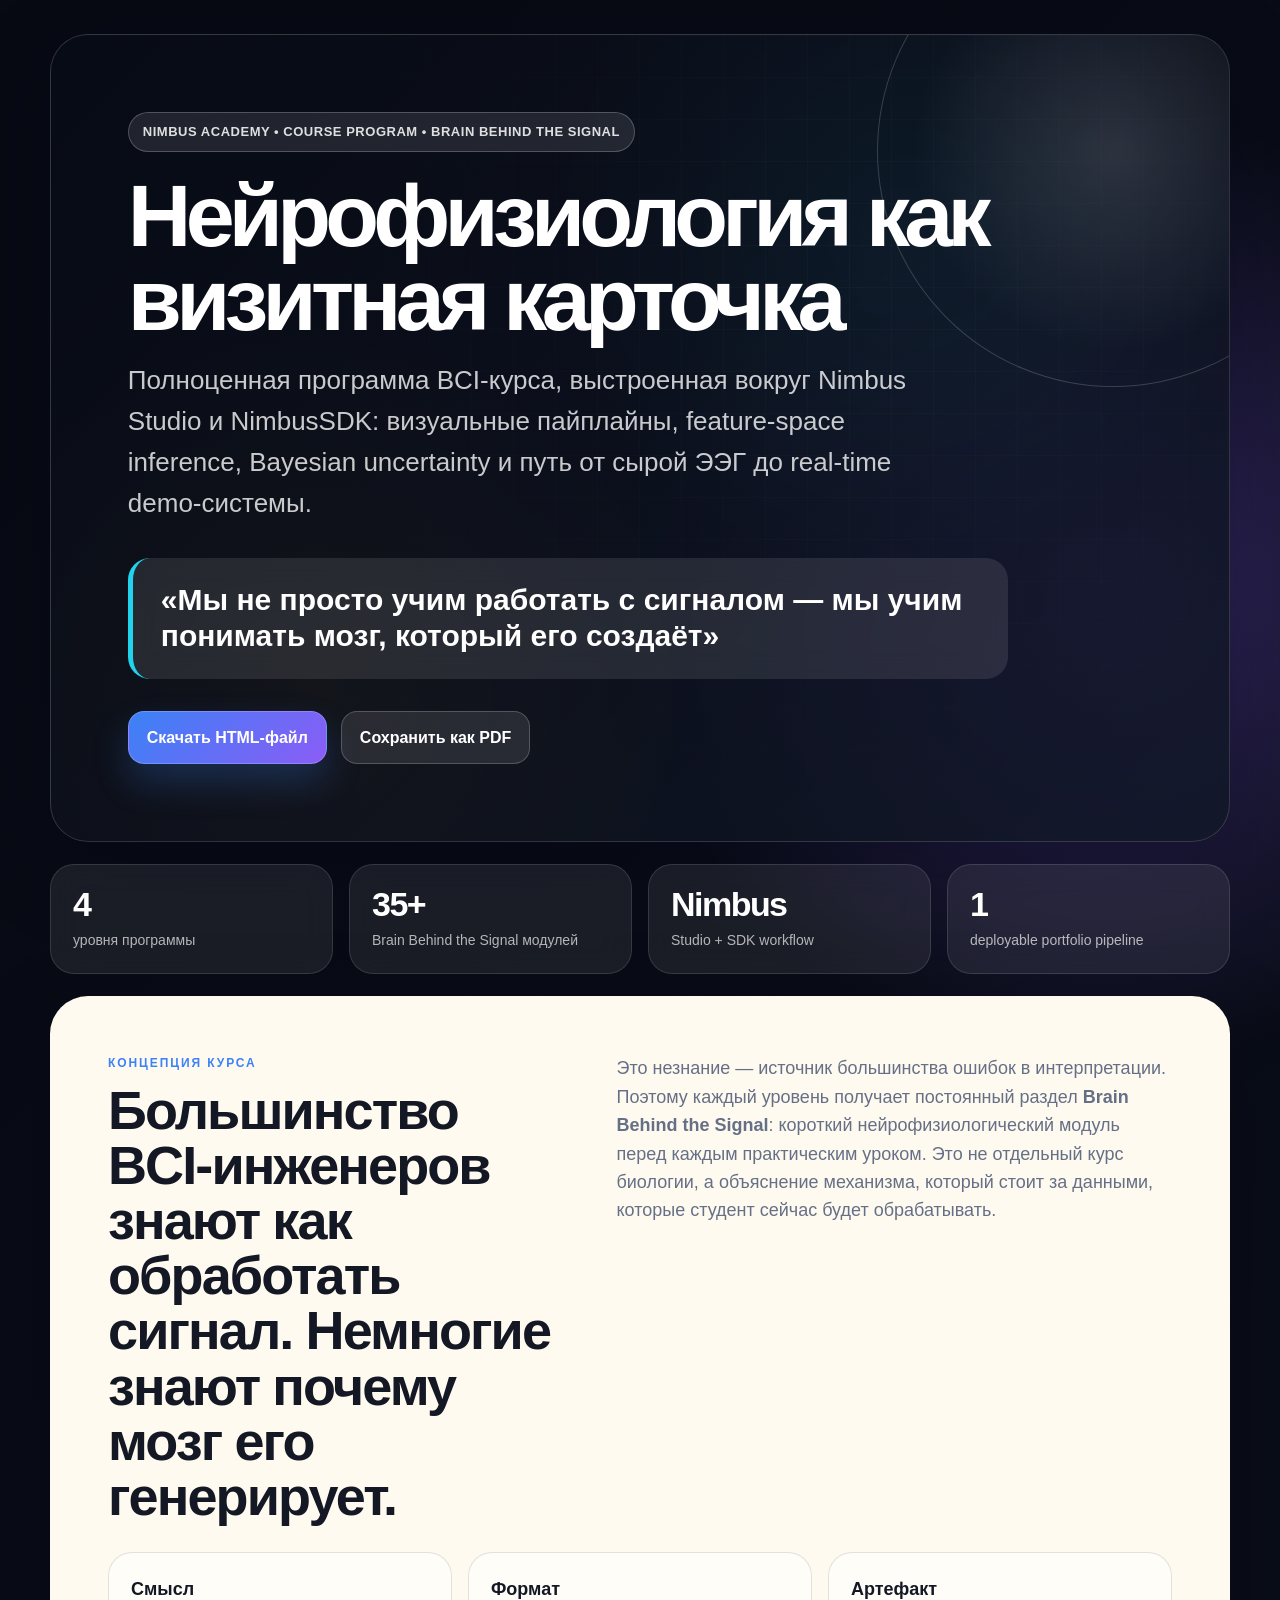
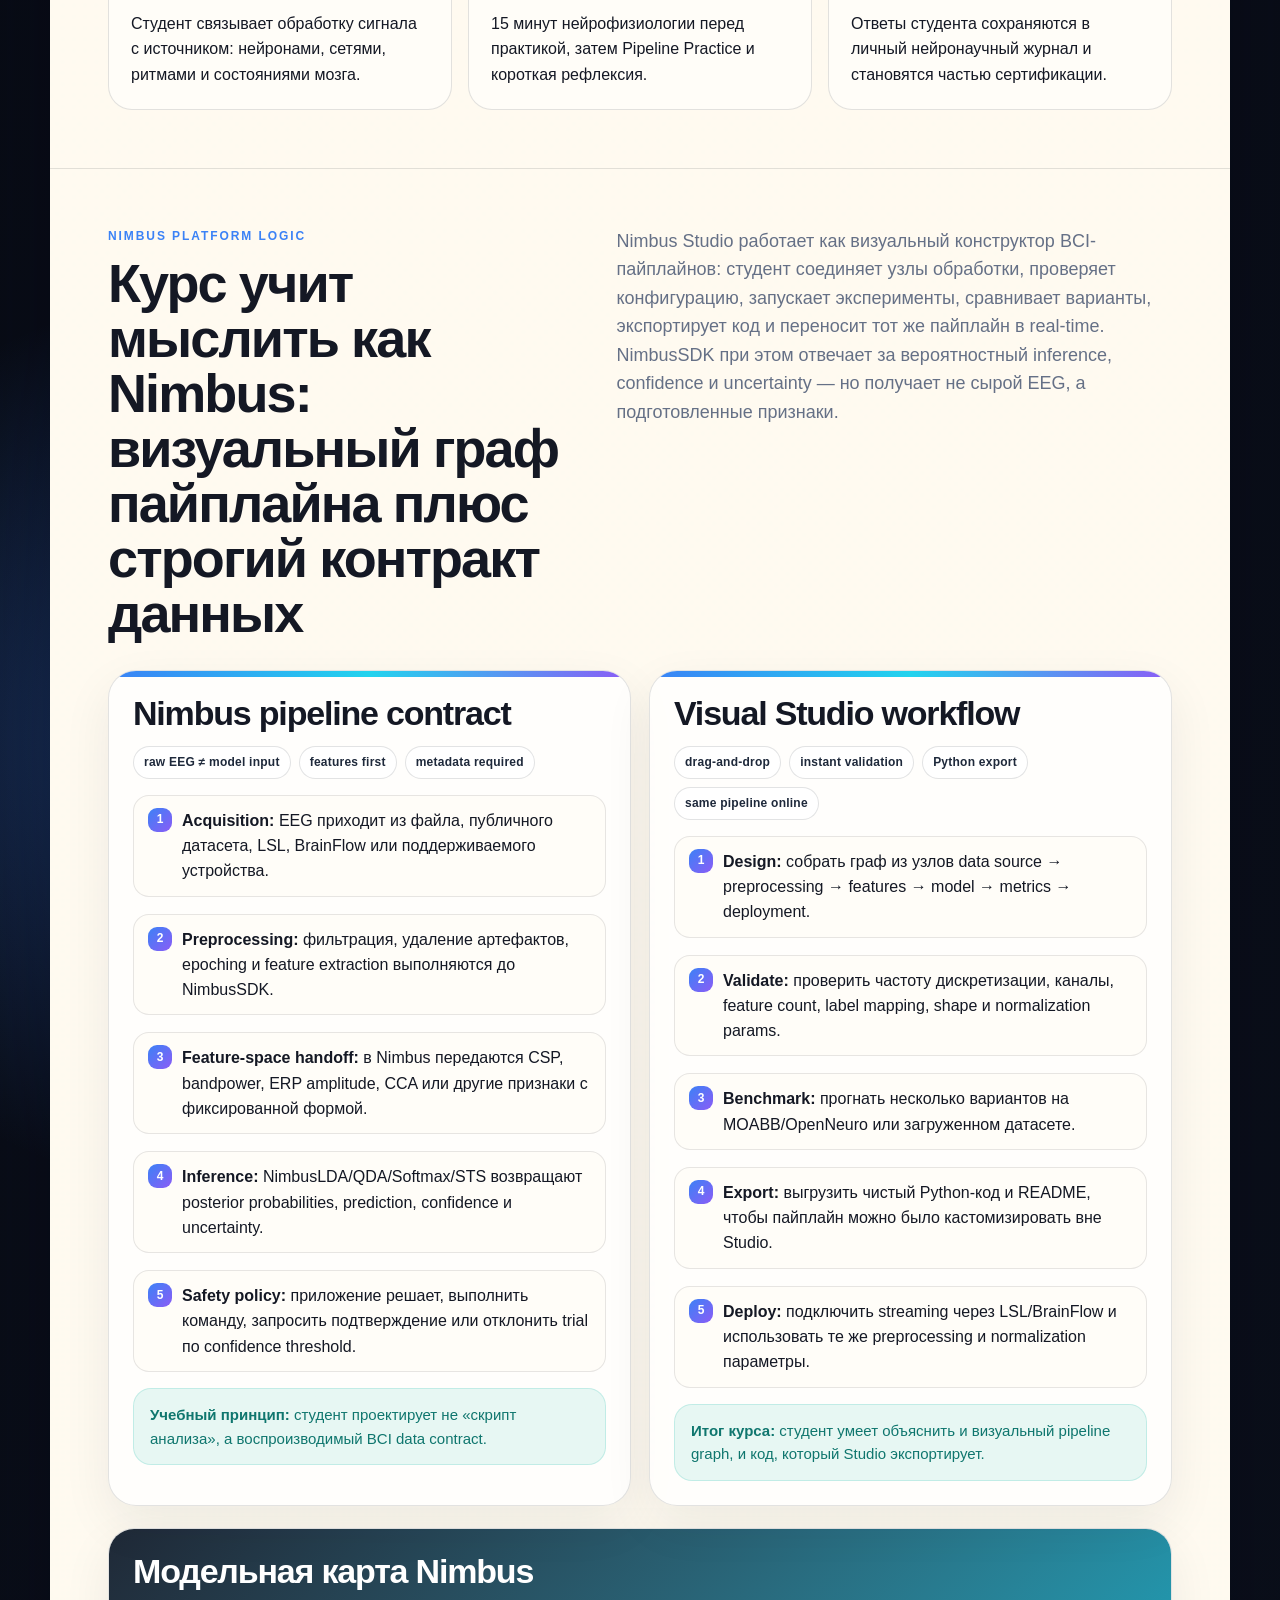
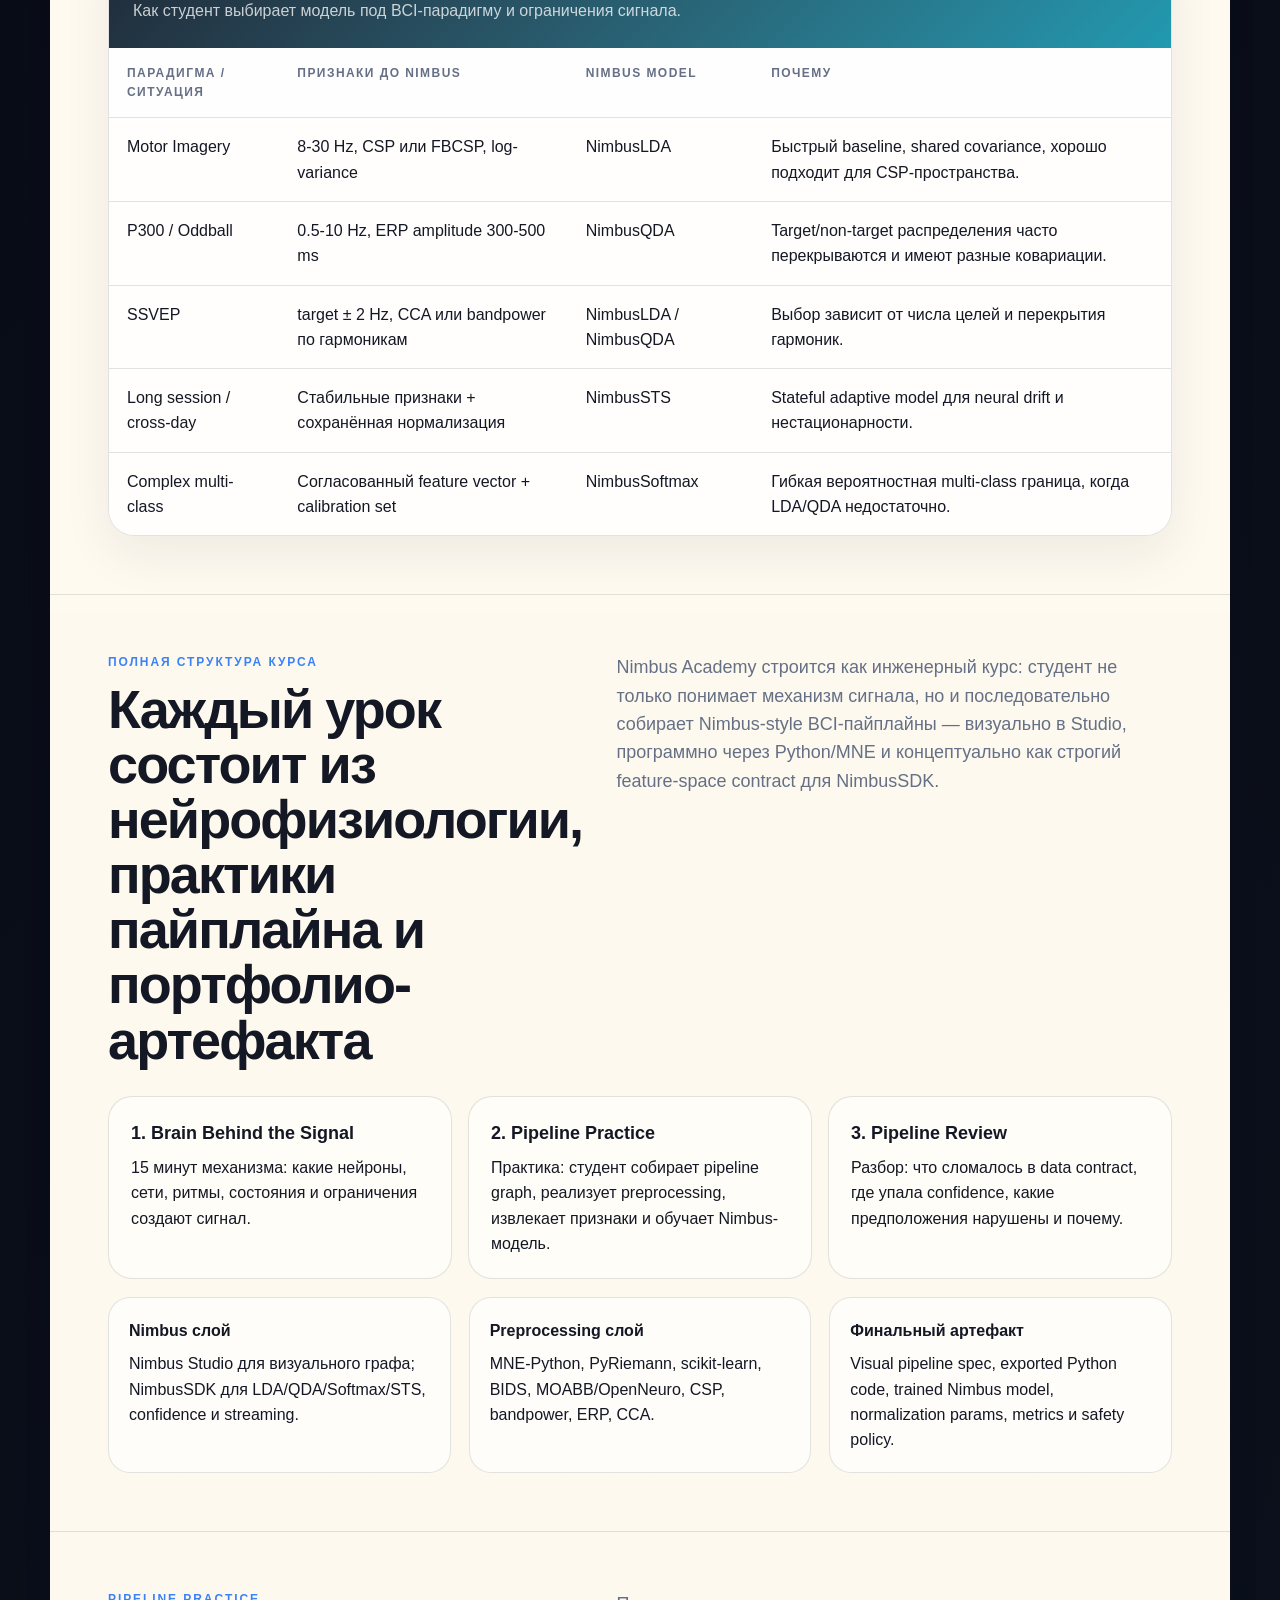
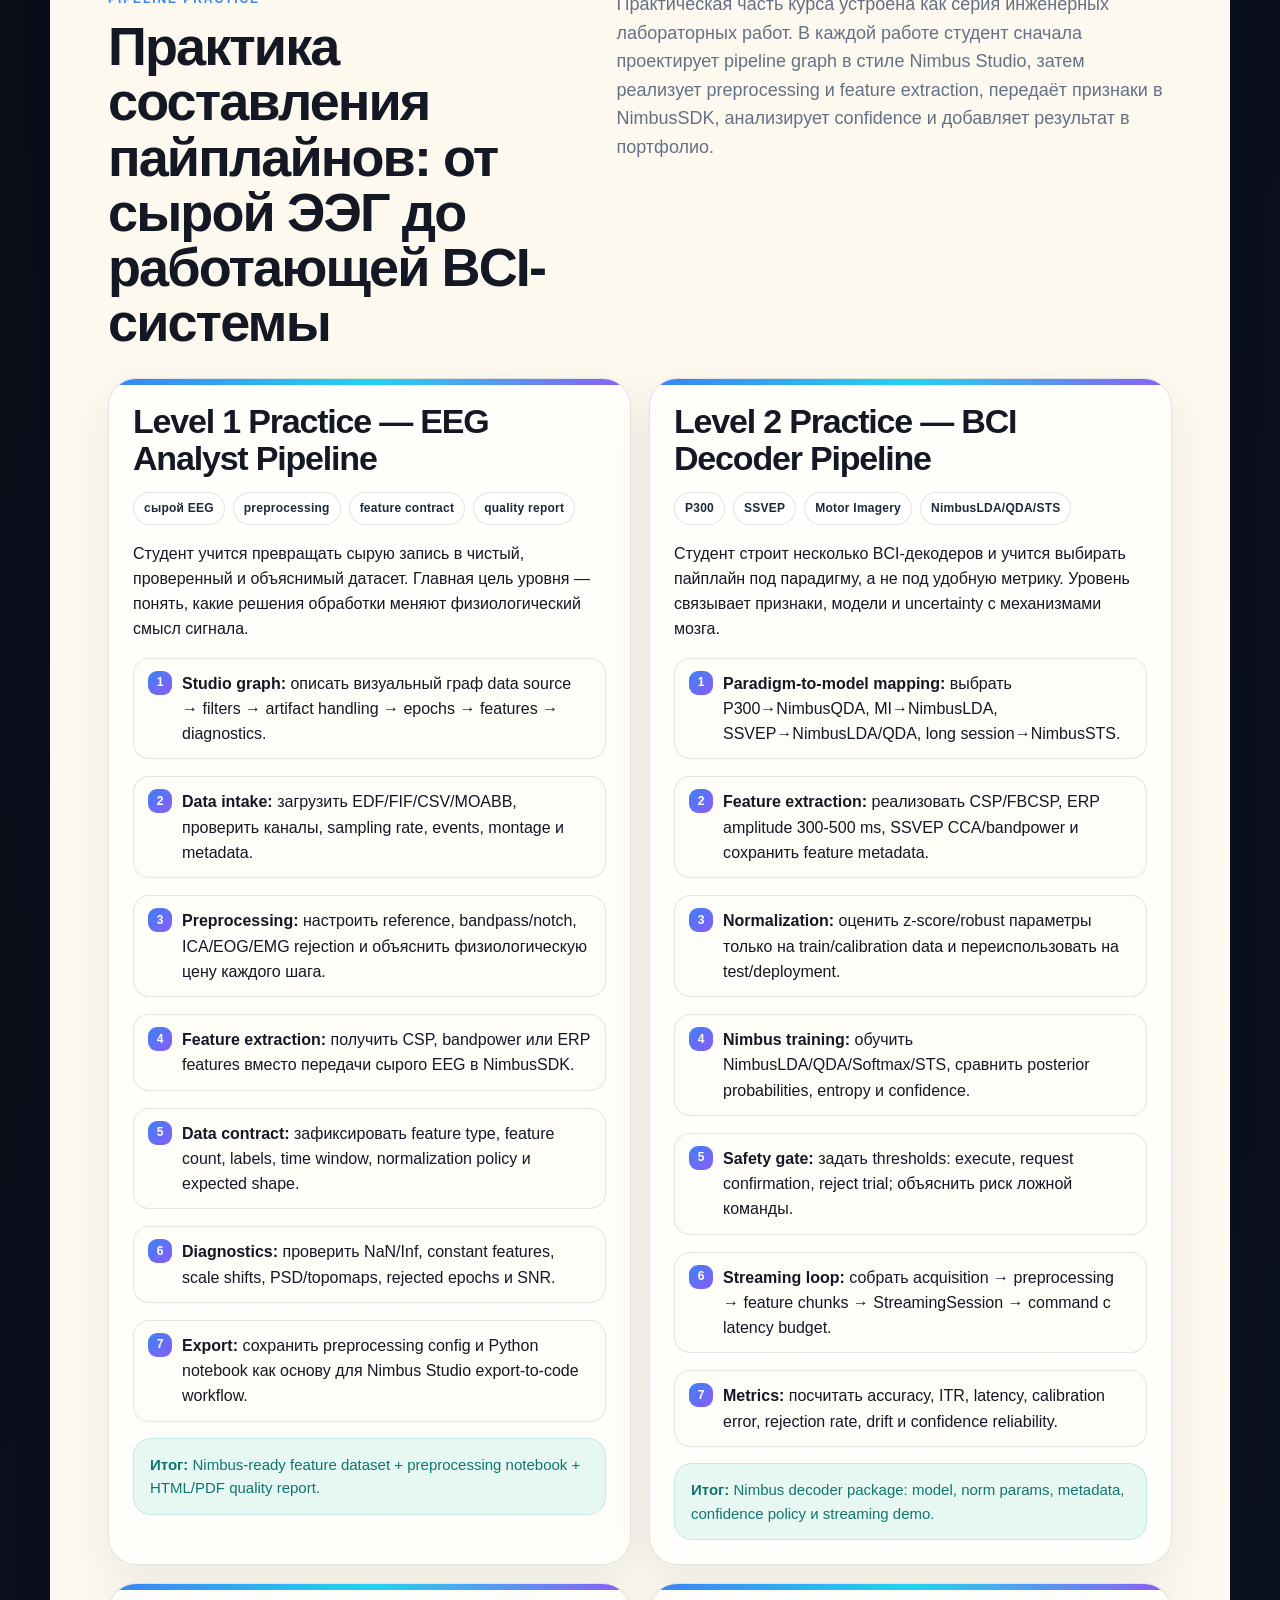
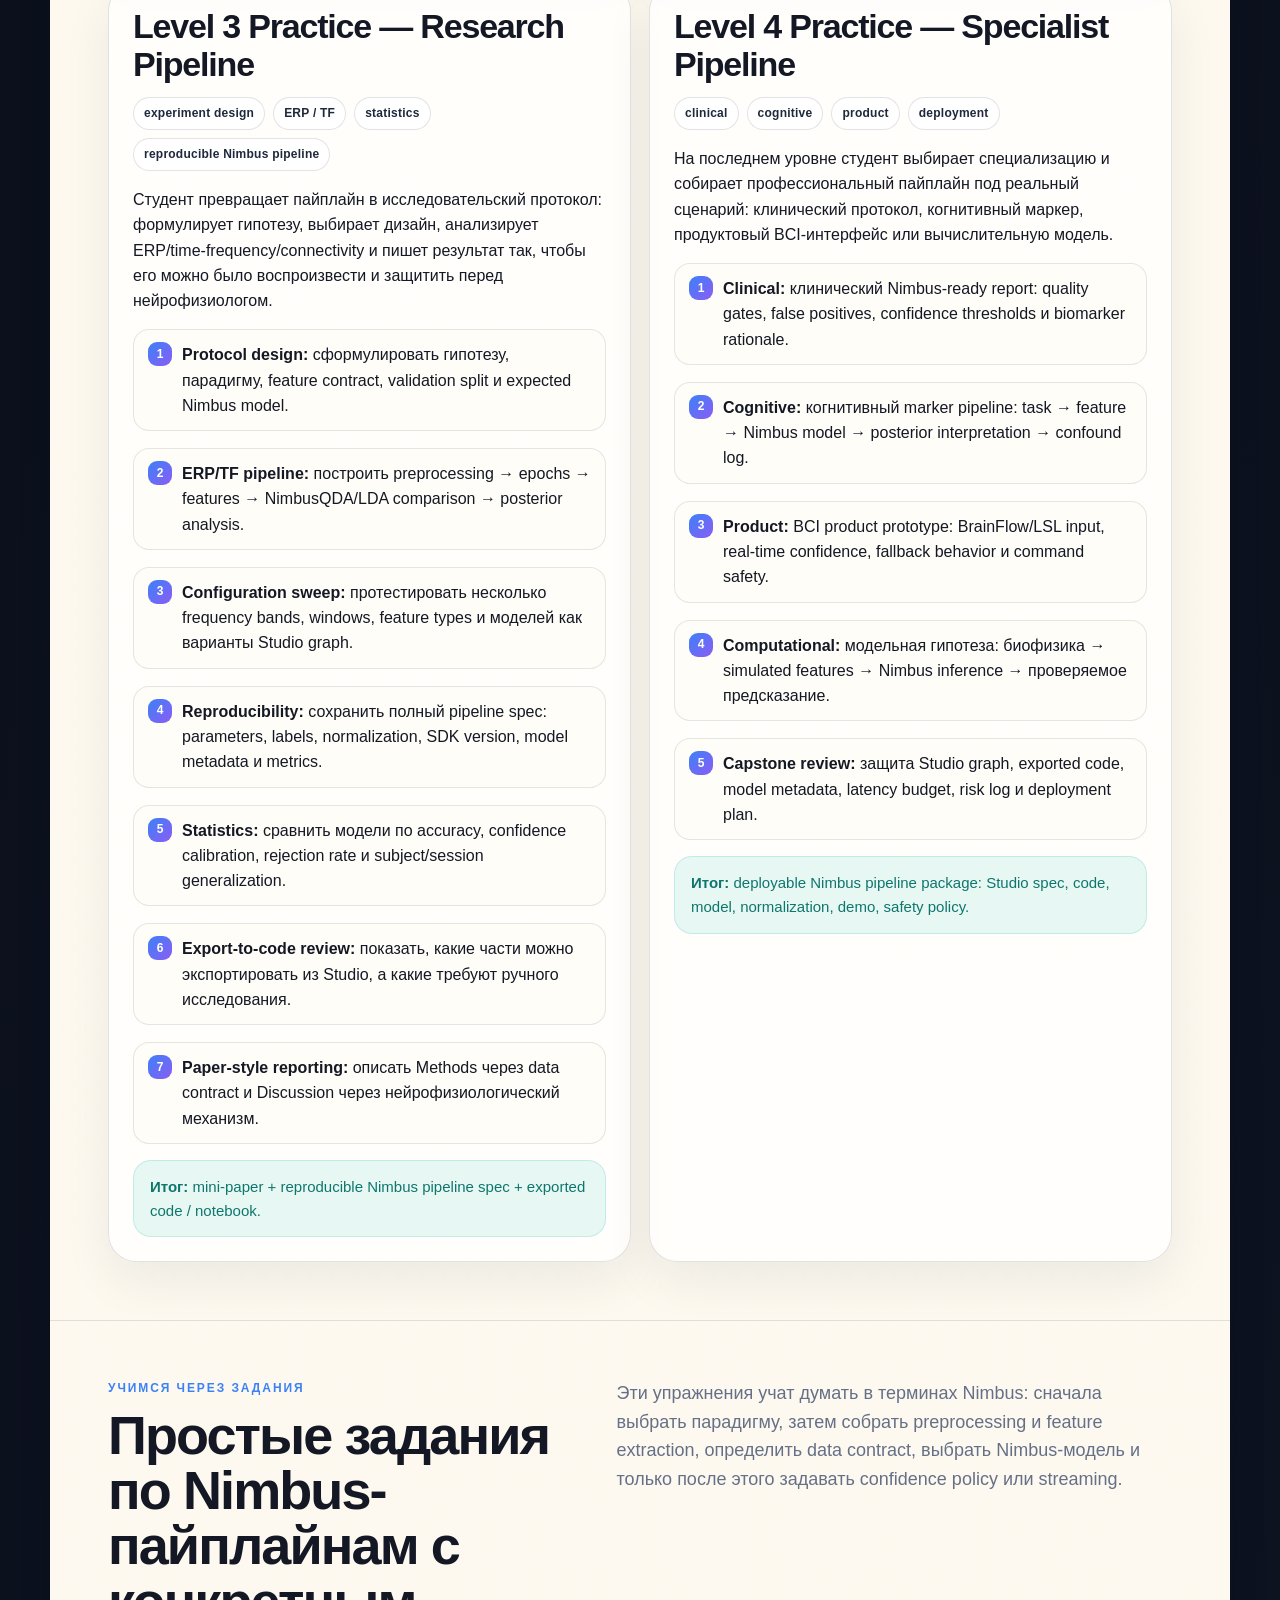
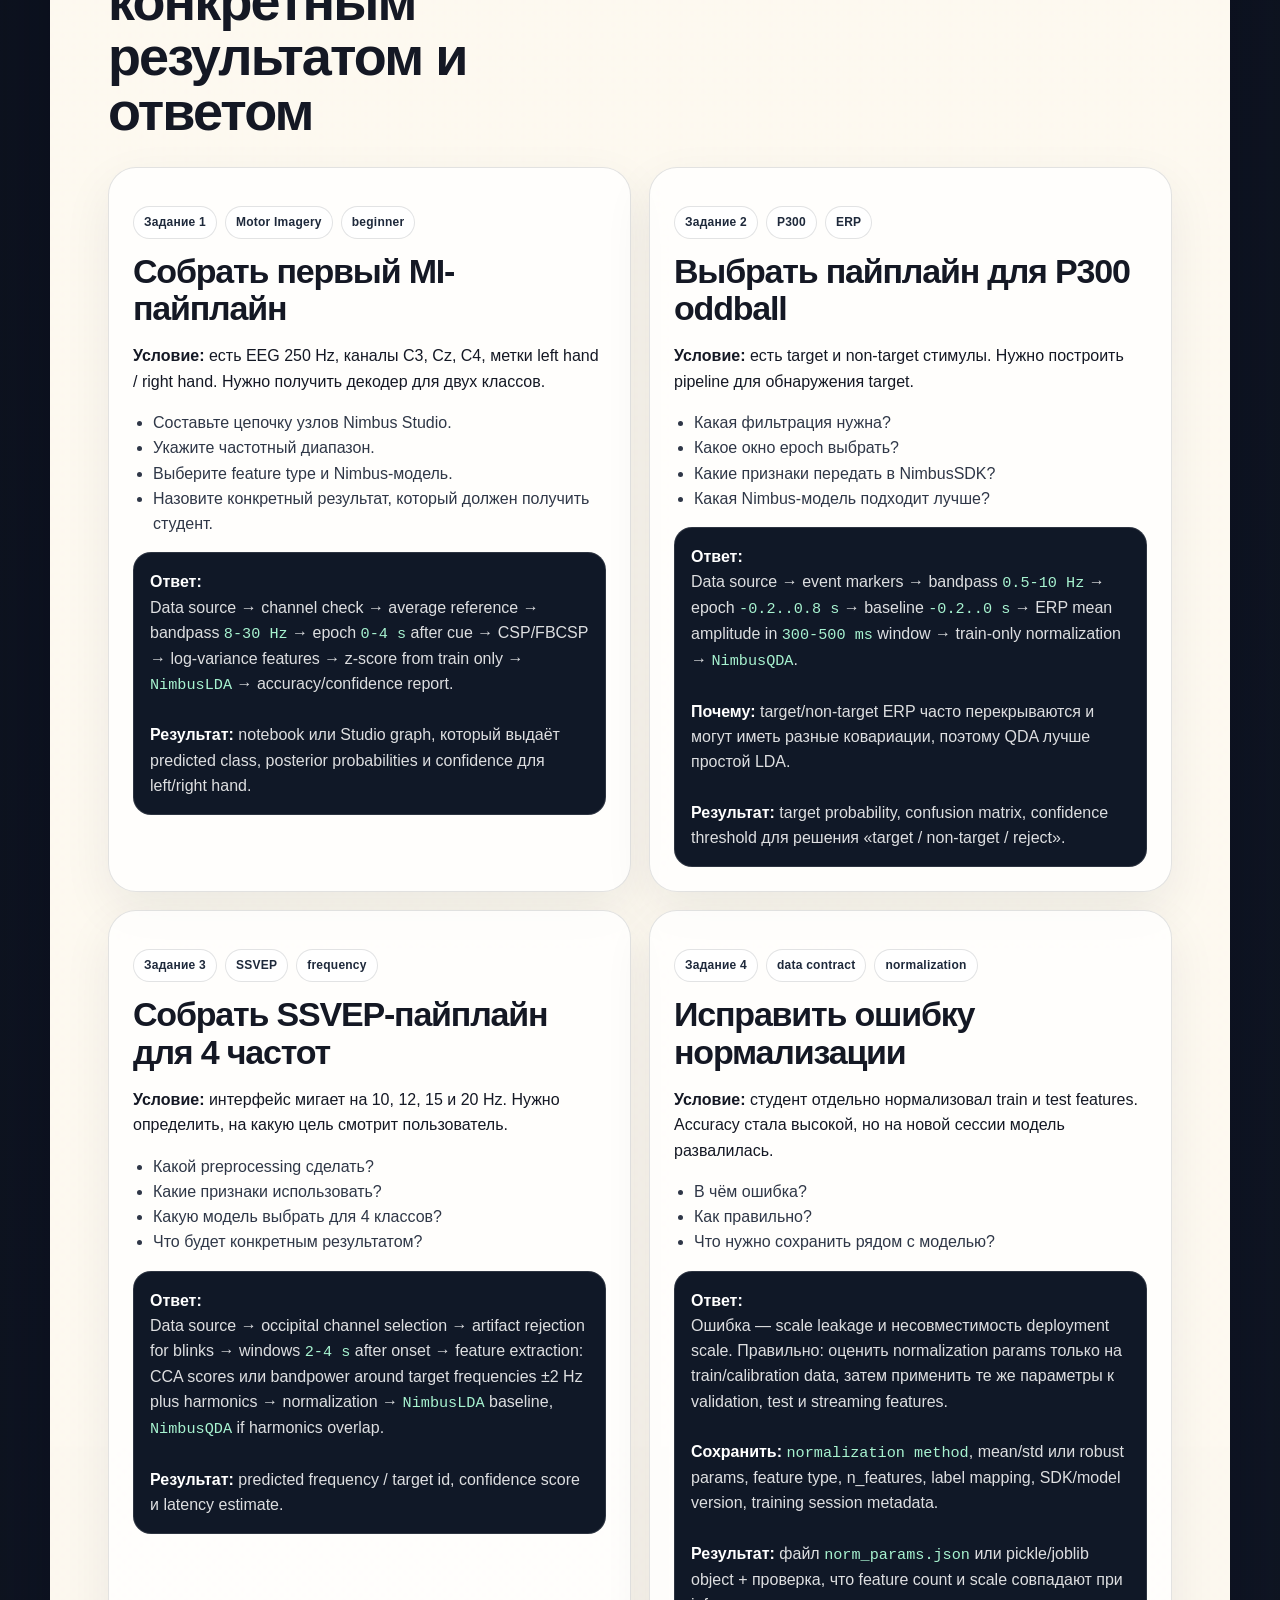
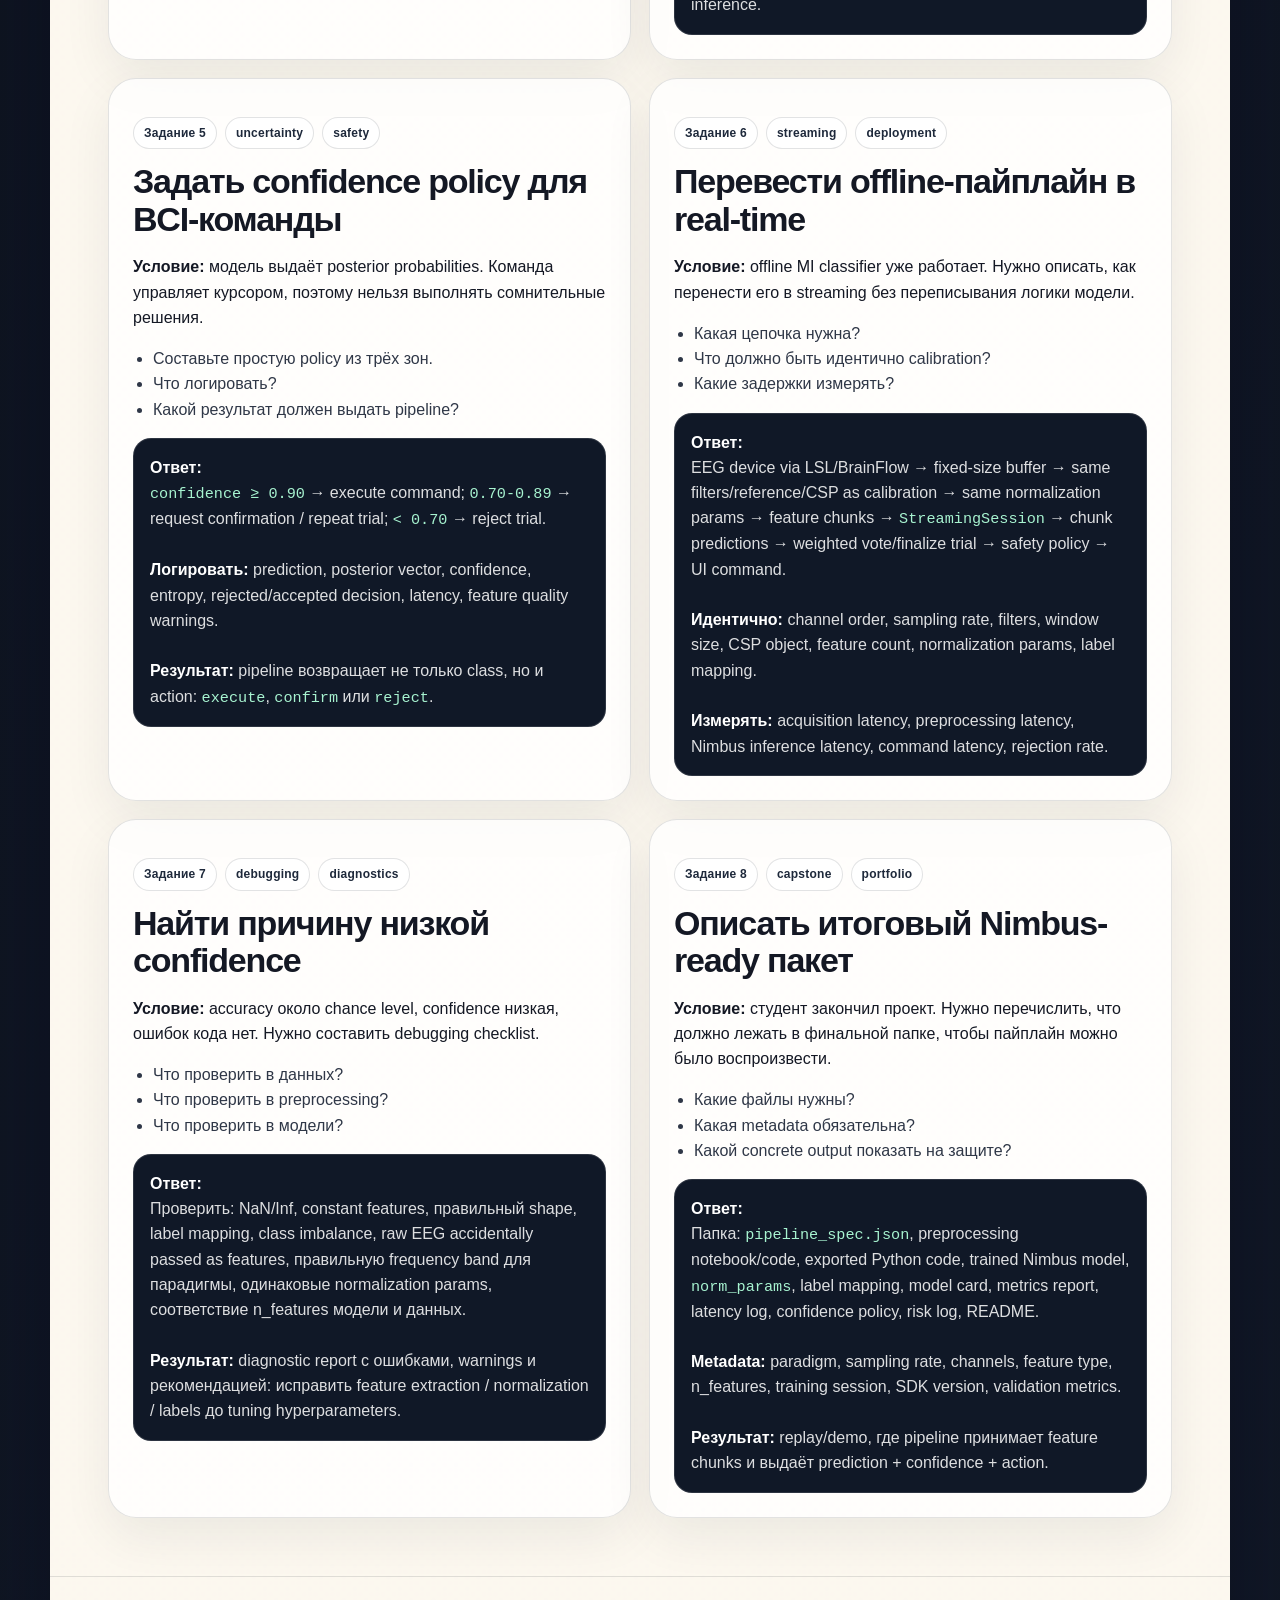
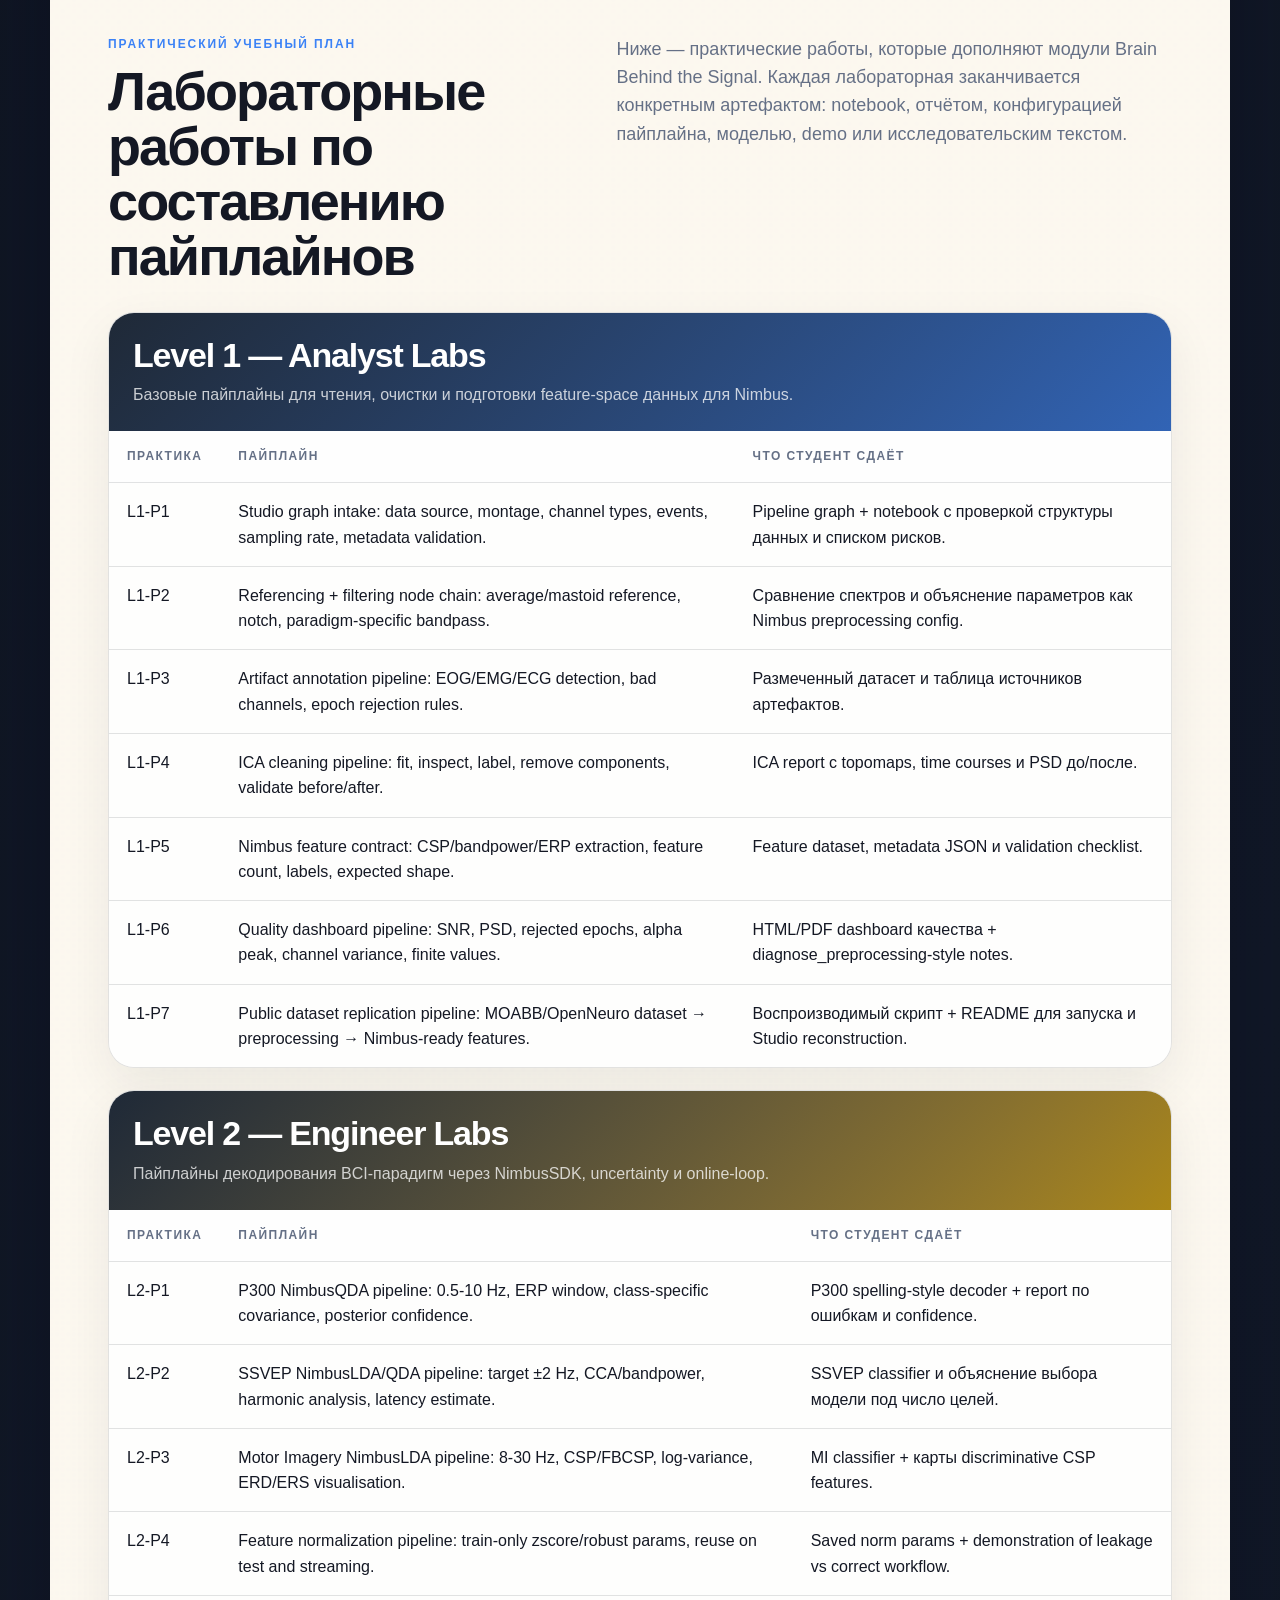
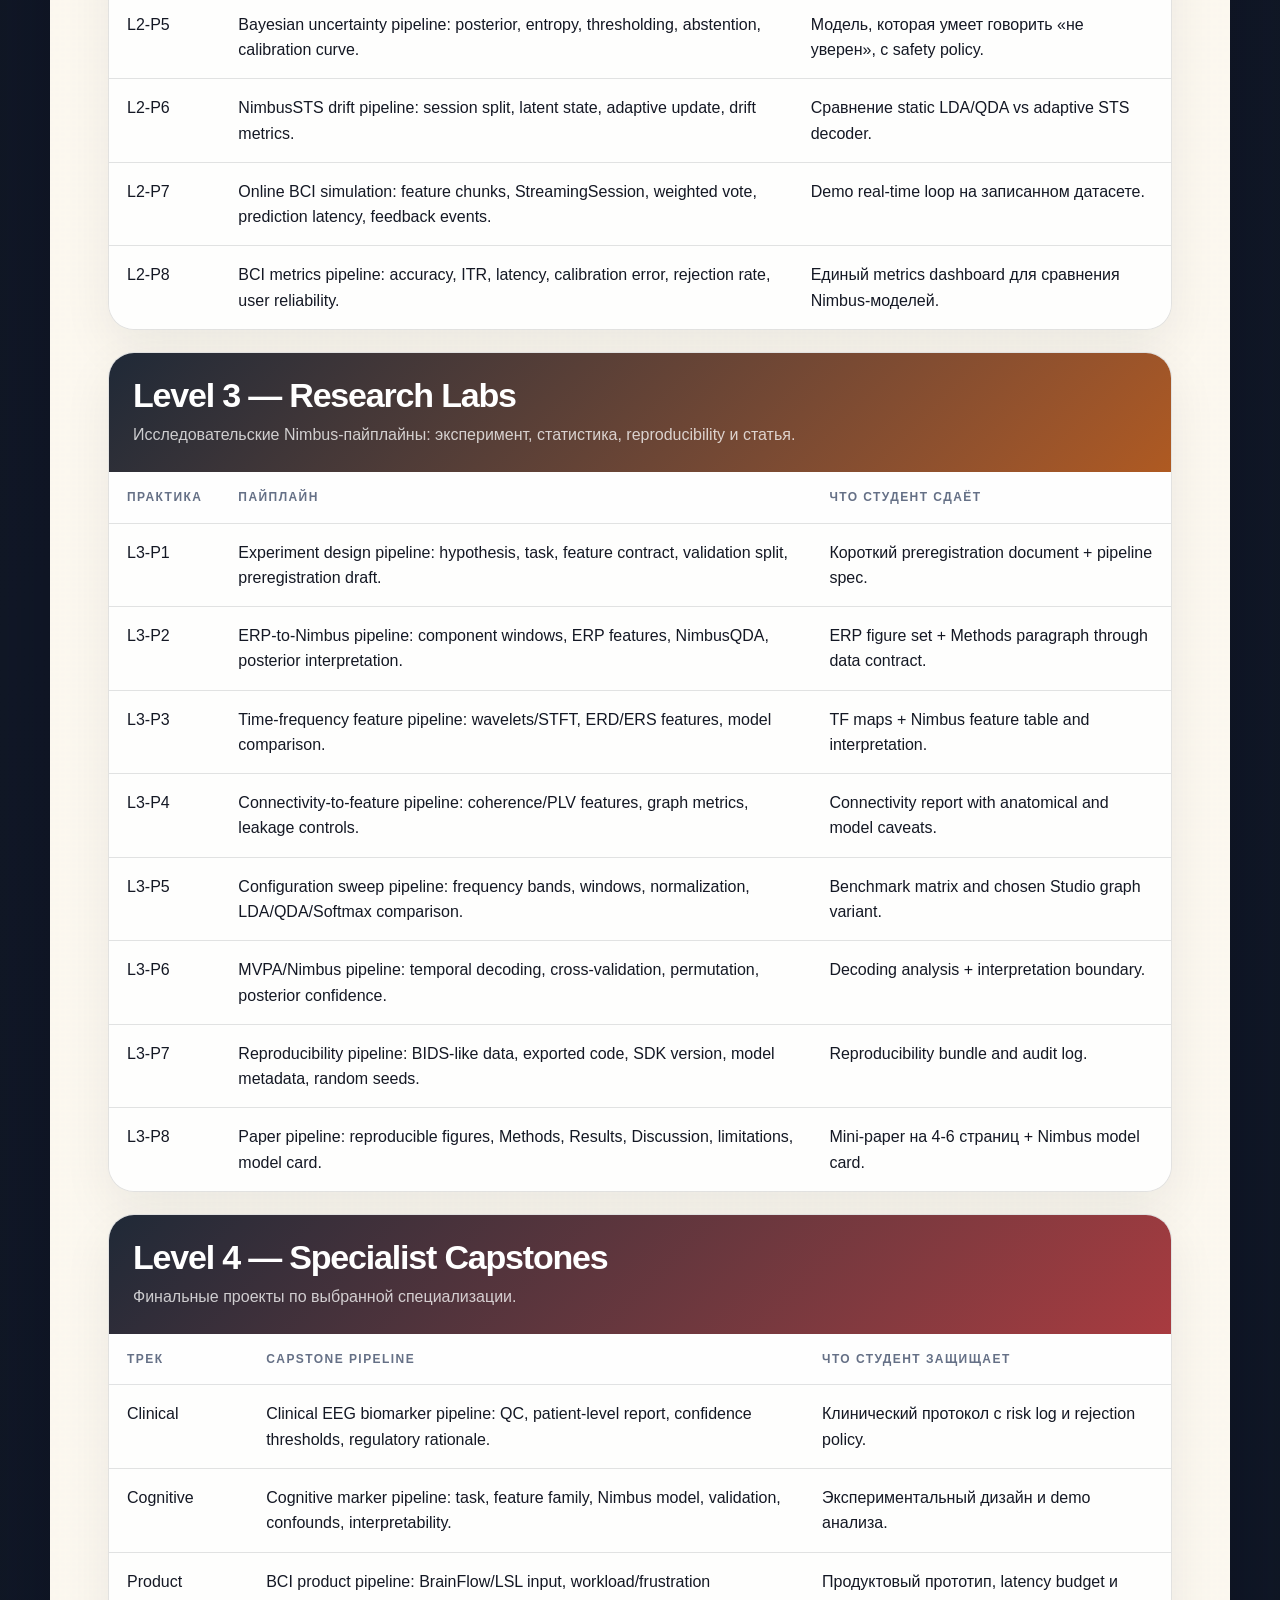
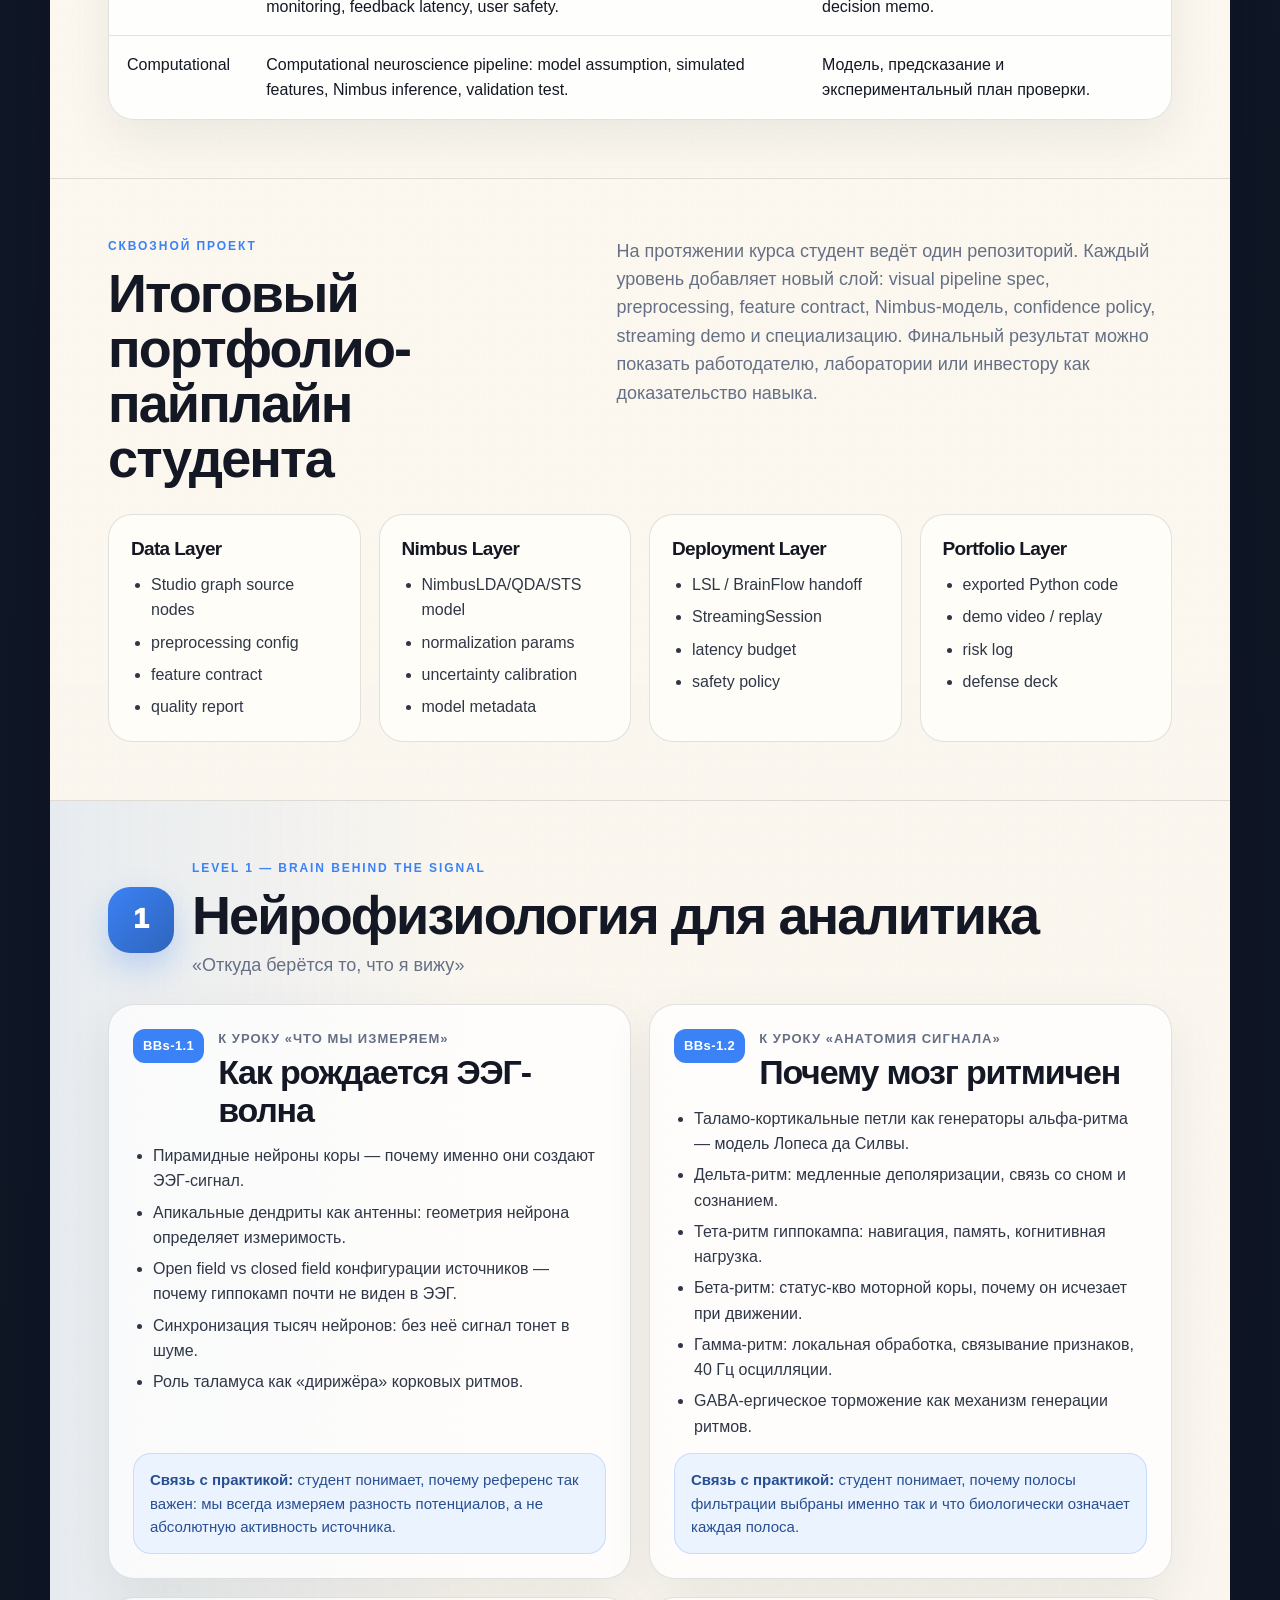
<file: nimbus-academy-course-program.html>
<!doctype html>
<html lang="ru">
<head>
  <meta charset="utf-8">
  <meta name="viewport" content="width=device-width, initial-scale=1">
  <title>Nimbus Academy — Нейрофизиология как визитная карточка</title>
  <style>
    :root {
      --bg: #080b16;
      --bg-soft: #11182a;
      --paper: #f7f4ee;
      --paper-2: #fffaf0;
      --ink: #141824;
      --muted: #657086;
      --line: rgba(20, 24, 36, 0.12);
      --blue: #3b82f6;
      --yellow: #f2b705;
      --orange: #f97316;
      --red: #ef4444;
      --cyan: #22d3ee;
      --violet: #8b5cf6;
      --green: #14b8a6;
      --shadow: 0 28px 90px rgba(2, 6, 23, 0.24);
      --radius: 28px;
    }

    * {
      box-sizing: border-box;
    }

    html {
      scroll-behavior: smooth;
    }

    body {
      margin: 0;
      font-family: Inter, "Segoe UI", Roboto, Arial, sans-serif;
      color: var(--ink);
      background:
        radial-gradient(circle at 16% 8%, rgba(59, 130, 246, 0.35), transparent 28rem),
        radial-gradient(circle at 86% 2%, rgba(139, 92, 246, 0.32), transparent 30rem),
        radial-gradient(circle at 50% 60%, rgba(20, 184, 166, 0.20), transparent 34rem),
        linear-gradient(135deg, #070a13 0%, #111827 44%, #07111f 100%);
      line-height: 1.58;
    }

    a {
      color: inherit;
    }

    .page {
      width: min(1180px, calc(100% - 36px));
      margin: 0 auto;
      padding: 34px 0 64px;
    }

    .hero {
      position: relative;
      overflow: hidden;
      min-height: 620px;
      display: grid;
      align-items: end;
      padding: clamp(32px, 6vw, 82px);
      border: 1px solid rgba(255, 255, 255, 0.16);
      border-radius: 38px;
      color: #fff;
      background:
        linear-gradient(135deg, rgba(8, 11, 22, 0.90), rgba(17, 24, 39, 0.76)),
        radial-gradient(circle at 72% 24%, rgba(34, 211, 238, 0.30), transparent 22rem),
        radial-gradient(circle at 22% 82%, rgba(242, 183, 5, 0.20), transparent 24rem);
      box-shadow: var(--shadow);
    }

    .hero::before {
      content: "";
      position: absolute;
      inset: 0;
      opacity: 0.34;
      background-image:
        linear-gradient(rgba(255, 255, 255, 0.07) 1px, transparent 1px),
        linear-gradient(90deg, rgba(255, 255, 255, 0.07) 1px, transparent 1px);
      background-size: 42px 42px;
      mask-image: radial-gradient(circle at 68% 24%, #000, transparent 68%);
    }

    .hero::after {
      content: "";
      position: absolute;
      right: -120px;
      top: -120px;
      width: 470px;
      height: 470px;
      border-radius: 999px;
      border: 1px solid rgba(255, 255, 255, 0.18);
      background: radial-gradient(circle, rgba(255, 255, 255, 0.13), transparent 62%);
    }

    .hero-content {
      position: relative;
      z-index: 1;
      max-width: 930px;
    }

    .kicker {
      display: inline-flex;
      align-items: center;
      gap: 10px;
      padding: 9px 14px;
      border: 1px solid rgba(255, 255, 255, 0.22);
      border-radius: 999px;
      background: rgba(255, 255, 255, 0.10);
      color: rgba(255, 255, 255, 0.86);
      font-size: 13px;
      font-weight: 750;
      letter-spacing: 0.04em;
      text-transform: uppercase;
      backdrop-filter: blur(12px);
    }

    h1 {
      margin: 22px 0 18px;
      font-size: clamp(42px, 7vw, 88px);
      line-height: 0.95;
      letter-spacing: -0.065em;
    }

    .subtitle {
      max-width: 780px;
      margin: 0;
      color: rgba(255, 255, 255, 0.78);
      font-size: clamp(18px, 2.35vw, 26px);
    }

    .quote {
      max-width: 880px;
      margin: 34px 0 0;
      padding: 24px 28px;
      border-left: 5px solid var(--cyan);
      border-radius: 22px;
      background: rgba(255, 255, 255, 0.10);
      color: #fff;
      font-size: clamp(20px, 2.5vw, 30px);
      font-weight: 820;
      line-height: 1.22;
      backdrop-filter: blur(14px);
    }

    .actions {
      display: flex;
      flex-wrap: wrap;
      gap: 14px;
      margin-top: 32px;
    }

    .button {
      display: inline-flex;
      align-items: center;
      justify-content: center;
      min-height: 50px;
      padding: 13px 18px;
      border: 1px solid rgba(255, 255, 255, 0.20);
      border-radius: 16px;
      color: #fff;
      text-decoration: none;
      font-weight: 800;
      background: linear-gradient(135deg, var(--blue), var(--violet));
      box-shadow: 0 18px 36px rgba(59, 130, 246, 0.24);
    }

    .button.secondary {
      background: rgba(255, 255, 255, 0.10);
      box-shadow: none;
    }

    .stats {
      display: grid;
      grid-template-columns: repeat(4, minmax(0, 1fr));
      gap: 16px;
      margin: 22px 0;
    }

    .stat {
      padding: 22px;
      border: 1px solid rgba(255, 255, 255, 0.12);
      border-radius: 24px;
      color: #fff;
      background: rgba(255, 255, 255, 0.08);
      backdrop-filter: blur(16px);
    }

    .stat strong {
      display: block;
      font-size: 34px;
      line-height: 1;
      letter-spacing: -0.045em;
    }

    .stat span {
      display: block;
      margin-top: 8px;
      color: rgba(255, 255, 255, 0.68);
      font-size: 14px;
    }

    .document {
      overflow: hidden;
      border-radius: 38px;
      background:
        linear-gradient(180deg, rgba(255, 250, 240, 0.96), rgba(247, 244, 238, 0.98)),
        var(--paper);
      box-shadow: var(--shadow);
    }

    .section {
      padding: clamp(28px, 5vw, 58px);
      border-bottom: 1px solid var(--line);
    }

    .section:last-child {
      border-bottom: 0;
    }

    .section-header {
      display: grid;
      grid-template-columns: minmax(0, 0.9fr) minmax(0, 1.1fr);
      gap: clamp(24px, 5vw, 54px);
      align-items: start;
      margin-bottom: 28px;
    }

    .eyebrow {
      margin: 0 0 10px;
      color: var(--blue);
      font-size: 12px;
      font-weight: 900;
      letter-spacing: 0.16em;
      text-transform: uppercase;
    }

    h2, h3, h4 {
      margin: 0;
      letter-spacing: -0.035em;
    }

    h2 {
      font-size: clamp(30px, 4.6vw, 54px);
      line-height: 1.02;
    }

    h3 {
      font-size: clamp(24px, 3vw, 34px);
      line-height: 1.1;
    }

    h4 {
      font-size: 19px;
      line-height: 1.22;
    }

    .lead {
      margin: 0;
      color: var(--muted);
      font-size: 18px;
    }

    .concept-grid {
      display: grid;
      grid-template-columns: repeat(3, minmax(0, 1fr));
      gap: 16px;
    }

    .concept-card {
      padding: 22px;
      border: 1px solid var(--line);
      border-radius: 24px;
      background: #fffdf8;
    }

    .concept-card strong {
      display: block;
      margin-bottom: 8px;
      color: var(--ink);
      font-size: 18px;
    }

    .pipeline-map,
    .capstone-grid,
    .tool-grid {
      display: grid;
      gap: 18px;
    }

    .pipeline-map {
      grid-template-columns: repeat(2, minmax(0, 1fr));
    }

    .pipeline-card {
      position: relative;
      overflow: hidden;
      padding: 24px;
      border: 1px solid var(--line);
      border-radius: 28px;
      background: rgba(255, 255, 255, 0.76);
      box-shadow: 0 18px 50px rgba(15, 23, 42, 0.07);
    }

    .pipeline-card::before {
      content: "";
      position: absolute;
      inset: 0 0 auto;
      height: 6px;
      background: linear-gradient(90deg, var(--blue), var(--cyan), var(--violet));
    }

    .pipeline-card h3 {
      margin-bottom: 10px;
    }

    .exercise-grid {
      display: grid;
      grid-template-columns: repeat(2, minmax(0, 1fr));
      gap: 18px;
    }

    .exercise-card {
      padding: 24px;
      border: 1px solid var(--line);
      border-radius: 28px;
      background: rgba(255, 255, 255, 0.78);
      box-shadow: 0 18px 50px rgba(15, 23, 42, 0.07);
    }

    .exercise-card h3 {
      margin-bottom: 10px;
    }

    .exercise-card ul {
      margin: 10px 0 0;
      padding-left: 20px;
      color: #2f3747;
    }

    .exercise-answer {
      margin-top: 16px;
      padding: 16px;
      border-radius: 18px;
      background: #101827;
      color: rgba(255, 255, 255, 0.86);
      border: 1px solid rgba(255, 255, 255, 0.12);
    }

    .exercise-answer strong {
      color: #fff;
    }

    .exercise-answer code {
      color: #a7f3d0;
      font-family: "SFMono-Regular", Consolas, "Liberation Mono", monospace;
      font-size: 0.95em;
    }

    .pipeline-card ul,
    .capstone-card ul {
      margin: 12px 0 0;
      padding-left: 20px;
      color: #2f3747;
    }

    .pipeline-card li + li,
    .capstone-card li + li {
      margin-top: 7px;
    }

    .pipeline-meta {
      display: flex;
      flex-wrap: wrap;
      gap: 8px;
      margin: 14px 0;
    }

    .pill {
      display: inline-flex;
      align-items: center;
      min-height: 31px;
      padding: 6px 10px;
      border-radius: 999px;
      color: #1e293b;
      background: #fff;
      border: 1px solid var(--line);
      font-size: 12px;
      font-weight: 850;
      letter-spacing: 0.02em;
    }

    .pipeline-steps {
      counter-reset: step;
      display: grid;
      gap: 10px;
      margin: 16px 0 0;
      padding: 0;
      list-style: none;
    }

    .pipeline-steps li {
      counter-increment: step;
      position: relative;
      padding: 12px 14px 12px 48px;
      border: 1px solid rgba(20, 24, 36, 0.10);
      border-radius: 16px;
      background: #fffdf8;
    }

    .pipeline-steps li::before {
      content: counter(step);
      position: absolute;
      left: 14px;
      top: 12px;
      display: grid;
      place-items: center;
      width: 24px;
      height: 24px;
      border-radius: 9px;
      color: #fff;
      background: linear-gradient(135deg, var(--blue), var(--violet));
      font-size: 12px;
      font-weight: 900;
    }

    .deliverable {
      margin-top: 16px;
      padding: 14px 16px;
      border-radius: 18px;
      color: #0f766e;
      background: rgba(20, 184, 166, 0.10);
      border: 1px solid rgba(20, 184, 166, 0.18);
      font-size: 15px;
    }

    .capstone-grid {
      grid-template-columns: repeat(4, minmax(0, 1fr));
    }

    .capstone-card {
      padding: 22px;
      border: 1px solid var(--line);
      border-radius: 24px;
      background: #fffdf8;
    }

    .tool-grid {
      grid-template-columns: repeat(3, minmax(0, 1fr));
    }

    .tool-card {
      padding: 20px;
      border: 1px solid var(--line);
      border-radius: 22px;
      background: rgba(255, 255, 255, 0.70);
    }

    .tool-card strong {
      display: block;
      margin-bottom: 8px;
    }

    .level {
      --level-color: var(--blue);
      padding: clamp(28px, 5vw, 58px);
      border-bottom: 1px solid var(--line);
      background:
        linear-gradient(90deg, color-mix(in srgb, var(--level-color) 10%, transparent), transparent 36%),
        transparent;
    }

    .level.yellow {
      --level-color: var(--yellow);
    }

    .level.orange {
      --level-color: var(--orange);
    }

    .level.red {
      --level-color: var(--red);
    }

    .level-title {
      display: grid;
      grid-template-columns: auto 1fr;
      gap: 18px;
      align-items: center;
      margin-bottom: 24px;
    }

    .level-mark {
      display: grid;
      place-items: center;
      width: 66px;
      height: 66px;
      border-radius: 22px;
      color: #fff;
      background: linear-gradient(135deg, var(--level-color), color-mix(in srgb, var(--level-color) 72%, #111827));
      box-shadow: 0 14px 32px color-mix(in srgb, var(--level-color) 28%, transparent);
      font-size: 28px;
      font-weight: 950;
    }

    .level-subtitle {
      margin-top: 8px;
      color: var(--muted);
      font-size: 18px;
    }

    .module-grid {
      display: grid;
      grid-template-columns: repeat(2, minmax(0, 1fr));
      gap: 18px;
    }

    .module {
      display: flex;
      flex-direction: column;
      gap: 14px;
      padding: 24px;
      border: 1px solid var(--line);
      border-radius: 26px;
      background: rgba(255, 255, 255, 0.72);
      box-shadow: 0 18px 50px rgba(15, 23, 42, 0.07);
    }

    .module-top {
      display: flex;
      gap: 14px;
      align-items: flex-start;
    }

    .code {
      flex: 0 0 auto;
      padding: 7px 10px;
      border-radius: 12px;
      color: #fff;
      background: var(--level-color);
      font-size: 13px;
      font-weight: 900;
      letter-spacing: 0.03em;
      white-space: nowrap;
    }

    .lesson {
      margin: 0 0 5px;
      color: var(--muted);
      font-size: 13px;
      font-weight: 800;
      letter-spacing: 0.08em;
      text-transform: uppercase;
    }

    .topic-title {
      color: var(--ink);
    }

    .module ul {
      margin: 0;
      padding-left: 20px;
      color: #2f3747;
    }

    .module li + li {
      margin-top: 6px;
    }

    .practice {
      margin-top: auto;
      padding: 14px 16px;
      border-radius: 18px;
      color: color-mix(in srgb, var(--level-color) 52%, #111827);
      background: color-mix(in srgb, var(--level-color) 10%, #ffffff);
      border: 1px solid color-mix(in srgb, var(--level-color) 20%, transparent);
      font-size: 15px;
    }

    .tracks {
      display: grid;
      gap: 22px;
    }

    .track {
      overflow: hidden;
      border: 1px solid var(--line);
      border-radius: 26px;
      background: rgba(255, 255, 255, 0.72);
      box-shadow: 0 18px 50px rgba(15, 23, 42, 0.07);
    }

    .track-header {
      padding: 24px;
      color: #fff;
      background: linear-gradient(135deg, #1f2937, color-mix(in srgb, var(--track-color, var(--red)) 66%, #1f2937));
    }

    .track-header p {
      margin: 8px 0 0;
      color: rgba(255, 255, 255, 0.76);
    }

    table {
      width: 100%;
      border-collapse: collapse;
      background: rgba(255, 255, 255, 0.52);
    }

    th, td {
      padding: 16px 18px;
      border-bottom: 1px solid var(--line);
      text-align: left;
      vertical-align: top;
    }

    th {
      color: var(--muted);
      font-size: 12px;
      font-weight: 900;
      letter-spacing: 0.12em;
      text-transform: uppercase;
      background: rgba(255, 255, 255, 0.60);
    }

    tr:last-child td {
      border-bottom: 0;
    }

    .interface-card {
      padding: 28px;
      border: 1px solid var(--line);
      border-radius: 28px;
      background: #111827;
      color: #fff;
      box-shadow: inset 0 1px 0 rgba(255, 255, 255, 0.10);
    }

    .tabs {
      display: flex;
      flex-wrap: wrap;
      gap: 12px;
      margin-bottom: 22px;
    }

    .tab {
      padding: 12px 16px;
      border: 1px solid rgba(255, 255, 255, 0.14);
      border-radius: 14px;
      background: rgba(255, 255, 255, 0.08);
      color: rgba(255, 255, 255, 0.88);
      font-weight: 850;
    }

    .tab.active {
      background: linear-gradient(135deg, var(--cyan), var(--blue));
      color: #fff;
    }

    .journal {
      margin: 18px 0 0;
      padding: 22px;
      border-left: 4px solid var(--cyan);
      border-radius: 18px;
      background: rgba(255, 255, 255, 0.08);
      color: rgba(255, 255, 255, 0.86);
      font-size: 18px;
    }

    .final-card {
      padding: clamp(28px, 5vw, 54px);
      border-radius: 32px;
      color: #fff;
      background:
        radial-gradient(circle at 84% 16%, rgba(34, 211, 238, 0.24), transparent 24rem),
        linear-gradient(135deg, #0f172a, #1e1b4b 62%, #111827);
      box-shadow: var(--shadow);
    }

    .final-card blockquote {
      margin: 0;
      font-size: clamp(22px, 3vw, 36px);
      font-weight: 880;
      line-height: 1.2;
      letter-spacing: -0.035em;
    }

    .final-card p {
      max-width: 920px;
      color: rgba(255, 255, 255, 0.76);
      font-size: 18px;
    }

    .print-hint {
      margin: 18px 0 0;
      color: rgba(255, 255, 255, 0.66);
      font-size: 13px;
      text-align: center;
    }

    @media (max-width: 960px) {
      .stats,
      .section-header,
      .concept-grid,
      .exercise-grid,
      .pipeline-map,
      .capstone-grid,
      .tool-grid,
      .module-grid {
        grid-template-columns: 1fr;
      }

      .hero {
        min-height: 540px;
        border-radius: 28px;
      }

      .document {
        border-radius: 28px;
      }

      th, td {
        padding: 13px 12px;
      }
    }

    @media print {
      body {
        background: #fff;
      }

      .page {
        width: 100%;
        padding: 0;
      }

      .hero,
      .document,
      .module,
      .track,
      .final-card,
      .stat {
        box-shadow: none;
      }

      .button,
      .print-hint {
        display: none;
      }

      .section,
      .level,
      .module,
      .track,
      .exercise-card,
      .pipeline-card,
      .capstone-card,
      .tool-card,
      .final-card {
        break-inside: avoid;
      }
    }
  </style>
</head>
<body>
  <main class="page">
    <section class="hero">
      <div class="hero-content">
        <div class="kicker">Nimbus Academy • Course Program • Brain Behind the Signal</div>
        <h1>Нейрофизиология как визитная карточка</h1>
        <p class="subtitle">
          Полноценная программа BCI-курса, выстроенная вокруг Nimbus Studio и NimbusSDK:
          визуальные пайплайны, feature-space inference, Bayesian uncertainty и путь
          от сырой ЭЭГ до real-time demo-системы.
        </p>
        <div class="quote">
          «Мы не просто учим работать с сигналом — мы учим понимать мозг, который его создаёт»
        </div>
        <div class="actions">
          <a class="button" href="nimbus-academy-course-program.html" download>Скачать HTML-файл</a>
          <a class="button secondary" href="javascript:window.print()">Сохранить как PDF</a>
        </div>
      </div>
    </section>

    <section class="stats" aria-label="Ключевые параметры программы">
      <div class="stat"><strong>4</strong><span>уровня программы</span></div>
      <div class="stat"><strong>35+</strong><span>Brain Behind the Signal модулей</span></div>
      <div class="stat"><strong>Nimbus</strong><span>Studio + SDK workflow</span></div>
      <div class="stat"><strong>1</strong><span>deployable portfolio pipeline</span></div>
    </section>

    <article class="document">
      <section class="section">
        <div class="section-header">
          <div>
            <p class="eyebrow">Концепция курса</p>
            <h2>Большинство BCI-инженеров знают как обработать сигнал. Немногие знают почему мозг его генерирует.</h2>
          </div>
          <p class="lead">
            Это незнание — источник большинства ошибок в интерпретации. Поэтому каждый уровень
            получает постоянный раздел <strong>Brain Behind the Signal</strong>: короткий нейрофизиологический
            модуль перед каждым практическим уроком. Это не отдельный курс биологии, а объяснение
            механизма, который стоит за данными, которые студент сейчас будет обрабатывать.
          </p>
        </div>
        <div class="concept-grid">
          <div class="concept-card">
            <strong>Смысл</strong>
            Студент связывает обработку сигнала с источником: нейронами, сетями, ритмами и состояниями мозга.
          </div>
          <div class="concept-card">
            <strong>Формат</strong>
            15 минут нейрофизиологии перед практикой, затем Pipeline Practice и короткая рефлексия.
          </div>
          <div class="concept-card">
            <strong>Артефакт</strong>
            Ответы студента сохраняются в личный нейронаучный журнал и становятся частью сертификации.
          </div>
        </div>
      </section>

      <section class="section">
        <div class="section-header">
          <div>
            <p class="eyebrow">Nimbus platform logic</p>
            <h2>Курс учит мыслить как Nimbus: визуальный граф пайплайна плюс строгий контракт данных</h2>
          </div>
          <p class="lead">
            Nimbus Studio работает как визуальный конструктор BCI-пайплайнов: студент соединяет
            узлы обработки, проверяет конфигурацию, запускает эксперименты, сравнивает варианты,
            экспортирует код и переносит тот же пайплайн в real-time. NimbusSDK при этом отвечает
            за вероятностный inference, confidence и uncertainty — но получает не сырой EEG,
            а подготовленные признаки.
          </p>
        </div>

        <div class="pipeline-map">
          <article class="pipeline-card">
            <h3>Nimbus pipeline contract</h3>
            <div class="pipeline-meta">
              <span class="pill">raw EEG ≠ model input</span>
              <span class="pill">features first</span>
              <span class="pill">metadata required</span>
            </div>
            <ol class="pipeline-steps">
              <li><strong>Acquisition:</strong> EEG приходит из файла, публичного датасета, LSL, BrainFlow или поддерживаемого устройства.</li>
              <li><strong>Preprocessing:</strong> фильтрация, удаление артефактов, epoching и feature extraction выполняются до NimbusSDK.</li>
              <li><strong>Feature-space handoff:</strong> в Nimbus передаются CSP, bandpower, ERP amplitude, CCA или другие признаки с фиксированной формой.</li>
              <li><strong>Inference:</strong> NimbusLDA/QDA/Softmax/STS возвращают posterior probabilities, prediction, confidence и uncertainty.</li>
              <li><strong>Safety policy:</strong> приложение решает, выполнить команду, запросить подтверждение или отклонить trial по confidence threshold.</li>
            </ol>
            <div class="deliverable"><strong>Учебный принцип:</strong> студент проектирует не «скрипт анализа», а воспроизводимый BCI data contract.</div>
          </article>

          <article class="pipeline-card">
            <h3>Visual Studio workflow</h3>
            <div class="pipeline-meta">
              <span class="pill">drag-and-drop</span>
              <span class="pill">instant validation</span>
              <span class="pill">Python export</span>
              <span class="pill">same pipeline online</span>
            </div>
            <ol class="pipeline-steps">
              <li><strong>Design:</strong> собрать граф из узлов data source → preprocessing → features → model → metrics → deployment.</li>
              <li><strong>Validate:</strong> проверить частоту дискретизации, каналы, feature count, label mapping, shape и normalization params.</li>
              <li><strong>Benchmark:</strong> прогнать несколько вариантов на MOABB/OpenNeuro или загруженном датасете.</li>
              <li><strong>Export:</strong> выгрузить чистый Python-код и README, чтобы пайплайн можно было кастомизировать вне Studio.</li>
              <li><strong>Deploy:</strong> подключить streaming через LSL/BrainFlow и использовать те же preprocessing и normalization параметры.</li>
            </ol>
            <div class="deliverable"><strong>Итог курса:</strong> студент умеет объяснить и визуальный pipeline graph, и код, который Studio экспортирует.</div>
          </article>
        </div>

        <div class="tracks" style="margin-top: 22px;">
          <article class="track" style="--track-color: var(--cyan);">
            <div class="track-header"><h3>Модельная карта Nimbus</h3><p>Как студент выбирает модель под BCI-парадигму и ограничения сигнала.</p></div>
            <table><thead><tr><th>Парадигма / ситуация</th><th>Признаки до Nimbus</th><th>Nimbus model</th><th>Почему</th></tr></thead><tbody>
              <tr><td>Motor Imagery</td><td>8-30 Hz, CSP или FBCSP, log-variance</td><td>NimbusLDA</td><td>Быстрый baseline, shared covariance, хорошо подходит для CSP-пространства.</td></tr>
              <tr><td>P300 / Oddball</td><td>0.5-10 Hz, ERP amplitude 300-500 ms</td><td>NimbusQDA</td><td>Target/non-target распределения часто перекрываются и имеют разные ковариации.</td></tr>
              <tr><td>SSVEP</td><td>target ± 2 Hz, CCA или bandpower по гармоникам</td><td>NimbusLDA / NimbusQDA</td><td>Выбор зависит от числа целей и перекрытия гармоник.</td></tr>
              <tr><td>Long session / cross-day</td><td>Стабильные признаки + сохранённая нормализация</td><td>NimbusSTS</td><td>Stateful adaptive model для neural drift и нестационарности.</td></tr>
              <tr><td>Complex multi-class</td><td>Согласованный feature vector + calibration set</td><td>NimbusSoftmax</td><td>Гибкая вероятностная multi-class граница, когда LDA/QDA недостаточно.</td></tr>
            </tbody></table>
          </article>
        </div>
      </section>

      <section class="section">
        <div class="section-header">
          <div>
            <p class="eyebrow">Полная структура курса</p>
            <h2>Каждый урок состоит из нейрофизиологии, практики пайплайна и портфолио-артефакта</h2>
          </div>
          <p class="lead">
            Nimbus Academy строится как инженерный курс: студент не только понимает механизм сигнала,
            но и последовательно собирает Nimbus-style BCI-пайплайны — визуально в Studio,
            программно через Python/MNE и концептуально как строгий feature-space contract для NimbusSDK.
          </p>
        </div>

        <div class="concept-grid">
          <div class="concept-card">
            <strong>1. Brain Behind the Signal</strong>
            15 минут механизма: какие нейроны, сети, ритмы, состояния и ограничения создают сигнал.
          </div>
          <div class="concept-card">
            <strong>2. Pipeline Practice</strong>
            Практика: студент собирает pipeline graph, реализует preprocessing, извлекает признаки и обучает Nimbus-модель.
          </div>
          <div class="concept-card">
            <strong>3. Pipeline Review</strong>
            Разбор: что сломалось в data contract, где упала confidence, какие предположения нарушены и почему.
          </div>
        </div>

        <div class="tool-grid" style="margin-top: 18px;">
          <div class="tool-card">
            <strong>Nimbus слой</strong>
            Nimbus Studio для визуального графа; NimbusSDK для LDA/QDA/Softmax/STS, confidence и streaming.
          </div>
          <div class="tool-card">
            <strong>Preprocessing слой</strong>
            MNE-Python, PyRiemann, scikit-learn, BIDS, MOABB/OpenNeuro, CSP, bandpower, ERP, CCA.
          </div>
          <div class="tool-card">
            <strong>Финальный артефакт</strong>
            Visual pipeline spec, exported Python code, trained Nimbus model, normalization params, metrics и safety policy.
          </div>
        </div>
      </section>

      <section class="section">
        <div class="section-header">
          <div>
            <p class="eyebrow">Pipeline Practice</p>
            <h2>Практика составления пайплайнов: от сырой ЭЭГ до работающей BCI-системы</h2>
          </div>
          <p class="lead">
            Практическая часть курса устроена как серия инженерных лабораторных работ. В каждой
            работе студент сначала проектирует pipeline graph в стиле Nimbus Studio, затем реализует
            preprocessing и feature extraction, передаёт признаки в NimbusSDK, анализирует confidence
            и добавляет результат в портфолио.
          </p>
        </div>

        <div class="pipeline-map">
          <article class="pipeline-card">
            <h3>Level 1 Practice — EEG Analyst Pipeline</h3>
            <div class="pipeline-meta">
              <span class="pill">сырой EEG</span>
              <span class="pill">preprocessing</span>
              <span class="pill">feature contract</span>
              <span class="pill">quality report</span>
            </div>
            <p>
              Студент учится превращать сырую запись в чистый, проверенный и объяснимый датасет.
              Главная цель уровня — понять, какие решения обработки меняют физиологический смысл сигнала.
            </p>
            <ol class="pipeline-steps">
              <li><strong>Studio graph:</strong> описать визуальный граф data source → filters → artifact handling → epochs → features → diagnostics.</li>
              <li><strong>Data intake:</strong> загрузить EDF/FIF/CSV/MOABB, проверить каналы, sampling rate, events, montage и metadata.</li>
              <li><strong>Preprocessing:</strong> настроить reference, bandpass/notch, ICA/EOG/EMG rejection и объяснить физиологическую цену каждого шага.</li>
              <li><strong>Feature extraction:</strong> получить CSP, bandpower или ERP features вместо передачи сырого EEG в NimbusSDK.</li>
              <li><strong>Data contract:</strong> зафиксировать feature type, feature count, labels, time window, normalization policy и expected shape.</li>
              <li><strong>Diagnostics:</strong> проверить NaN/Inf, constant features, scale shifts, PSD/topomaps, rejected epochs и SNR.</li>
              <li><strong>Export:</strong> сохранить preprocessing config и Python notebook как основу для Nimbus Studio export-to-code workflow.</li>
            </ol>
            <div class="deliverable"><strong>Итог:</strong> Nimbus-ready feature dataset + preprocessing notebook + HTML/PDF quality report.</div>
          </article>

          <article class="pipeline-card">
            <h3>Level 2 Practice — BCI Decoder Pipeline</h3>
            <div class="pipeline-meta">
              <span class="pill">P300</span>
              <span class="pill">SSVEP</span>
              <span class="pill">Motor Imagery</span>
              <span class="pill">NimbusLDA/QDA/STS</span>
            </div>
            <p>
              Студент строит несколько BCI-декодеров и учится выбирать пайплайн под парадигму,
              а не под удобную метрику. Уровень связывает признаки, модели и uncertainty с механизмами мозга.
            </p>
            <ol class="pipeline-steps">
              <li><strong>Paradigm-to-model mapping:</strong> выбрать P300→NimbusQDA, MI→NimbusLDA, SSVEP→NimbusLDA/QDA, long session→NimbusSTS.</li>
              <li><strong>Feature extraction:</strong> реализовать CSP/FBCSP, ERP amplitude 300-500 ms, SSVEP CCA/bandpower и сохранить feature metadata.</li>
              <li><strong>Normalization:</strong> оценить z-score/robust параметры только на train/calibration data и переиспользовать на test/deployment.</li>
              <li><strong>Nimbus training:</strong> обучить NimbusLDA/QDA/Softmax/STS, сравнить posterior probabilities, entropy и confidence.</li>
              <li><strong>Safety gate:</strong> задать thresholds: execute, request confirmation, reject trial; объяснить риск ложной команды.</li>
              <li><strong>Streaming loop:</strong> собрать acquisition → preprocessing → feature chunks → StreamingSession → command с latency budget.</li>
              <li><strong>Metrics:</strong> посчитать accuracy, ITR, latency, calibration error, rejection rate, drift и confidence reliability.</li>
            </ol>
            <div class="deliverable"><strong>Итог:</strong> Nimbus decoder package: model, norm params, metadata, confidence policy и streaming demo.</div>
          </article>

          <article class="pipeline-card">
            <h3>Level 3 Practice — Research Pipeline</h3>
            <div class="pipeline-meta">
              <span class="pill">experiment design</span>
              <span class="pill">ERP / TF</span>
              <span class="pill">statistics</span>
              <span class="pill">reproducible Nimbus pipeline</span>
            </div>
            <p>
              Студент превращает пайплайн в исследовательский протокол: формулирует гипотезу,
              выбирает дизайн, анализирует ERP/time-frequency/connectivity и пишет результат так,
              чтобы его можно было воспроизвести и защитить перед нейрофизиологом.
            </p>
            <ol class="pipeline-steps">
              <li><strong>Protocol design:</strong> сформулировать гипотезу, парадигму, feature contract, validation split и expected Nimbus model.</li>
              <li><strong>ERP/TF pipeline:</strong> построить preprocessing → epochs → features → NimbusQDA/LDA comparison → posterior analysis.</li>
              <li><strong>Configuration sweep:</strong> протестировать несколько frequency bands, windows, feature types и моделей как варианты Studio graph.</li>
              <li><strong>Reproducibility:</strong> сохранить полный pipeline spec: parameters, labels, normalization, SDK version, model metadata и metrics.</li>
              <li><strong>Statistics:</strong> сравнить модели по accuracy, confidence calibration, rejection rate и subject/session generalization.</li>
              <li><strong>Export-to-code review:</strong> показать, какие части можно экспортировать из Studio, а какие требуют ручного исследования.</li>
              <li><strong>Paper-style reporting:</strong> описать Methods через data contract и Discussion через нейрофизиологический механизм.</li>
            </ol>
            <div class="deliverable"><strong>Итог:</strong> mini-paper + reproducible Nimbus pipeline spec + exported code / notebook.</div>
          </article>

          <article class="pipeline-card">
            <h3>Level 4 Practice — Specialist Pipeline</h3>
            <div class="pipeline-meta">
              <span class="pill">clinical</span>
              <span class="pill">cognitive</span>
              <span class="pill">product</span>
              <span class="pill">deployment</span>
            </div>
            <p>
              На последнем уровне студент выбирает специализацию и собирает профессиональный
              пайплайн под реальный сценарий: клинический протокол, когнитивный маркер,
              продуктовый BCI-интерфейс или вычислительную модель.
            </p>
            <ol class="pipeline-steps">
              <li><strong>Clinical:</strong> клинический Nimbus-ready report: quality gates, false positives, confidence thresholds и biomarker rationale.</li>
              <li><strong>Cognitive:</strong> когнитивный marker pipeline: task → feature → Nimbus model → posterior interpretation → confound log.</li>
              <li><strong>Product:</strong> BCI product prototype: BrainFlow/LSL input, real-time confidence, fallback behavior и command safety.</li>
              <li><strong>Computational:</strong> модельная гипотеза: биофизика → simulated features → Nimbus inference → проверяемое предсказание.</li>
              <li><strong>Capstone review:</strong> защита Studio graph, exported code, model metadata, latency budget, risk log и deployment plan.</li>
            </ol>
            <div class="deliverable"><strong>Итог:</strong> deployable Nimbus pipeline package: Studio spec, code, model, normalization, demo, safety policy.</div>
          </article>
        </div>
      </section>

      <section class="section">
        <div class="section-header">
          <div>
            <p class="eyebrow">Учимся через задания</p>
            <h2>Простые задания по Nimbus-пайплайнам с конкретным результатом и ответом</h2>
          </div>
          <p class="lead">
            Эти упражнения учат думать в терминах Nimbus: сначала выбрать парадигму,
            затем собрать preprocessing и feature extraction, определить data contract,
            выбрать Nimbus-модель и только после этого задавать confidence policy или streaming.
          </p>
        </div>

        <div class="exercise-grid">
          <article class="exercise-card">
            <div class="pipeline-meta">
              <span class="pill">Задание 1</span>
              <span class="pill">Motor Imagery</span>
              <span class="pill">beginner</span>
            </div>
            <h3>Собрать первый MI-пайплайн</h3>
            <p><strong>Условие:</strong> есть EEG 250 Hz, каналы C3, Cz, C4, метки left hand / right hand. Нужно получить декодер для двух классов.</p>
            <ul>
              <li>Составьте цепочку узлов Nimbus Studio.</li>
              <li>Укажите частотный диапазон.</li>
              <li>Выберите feature type и Nimbus-модель.</li>
              <li>Назовите конкретный результат, который должен получить студент.</li>
            </ul>
            <div class="exercise-answer">
              <strong>Ответ:</strong>
              <br>Data source → channel check → average reference → bandpass <code>8-30 Hz</code> → epoch <code>0-4 s</code> after cue → CSP/FBCSP → log-variance features → z-score from train only → <code>NimbusLDA</code> → accuracy/confidence report.
              <br><br><strong>Результат:</strong> notebook или Studio graph, который выдаёт predicted class, posterior probabilities и confidence для left/right hand.
            </div>
          </article>

          <article class="exercise-card">
            <div class="pipeline-meta">
              <span class="pill">Задание 2</span>
              <span class="pill">P300</span>
              <span class="pill">ERP</span>
            </div>
            <h3>Выбрать пайплайн для P300 oddball</h3>
            <p><strong>Условие:</strong> есть target и non-target стимулы. Нужно построить pipeline для обнаружения target.</p>
            <ul>
              <li>Какая фильтрация нужна?</li>
              <li>Какое окно epoch выбрать?</li>
              <li>Какие признаки передать в NimbusSDK?</li>
              <li>Какая Nimbus-модель подходит лучше?</li>
            </ul>
            <div class="exercise-answer">
              <strong>Ответ:</strong>
              <br>Data source → event markers → bandpass <code>0.5-10 Hz</code> → epoch <code>-0.2..0.8 s</code> → baseline <code>-0.2..0 s</code> → ERP mean amplitude in <code>300-500 ms</code> window → train-only normalization → <code>NimbusQDA</code>.
              <br><br><strong>Почему:</strong> target/non-target ERP часто перекрываются и могут иметь разные ковариации, поэтому QDA лучше простой LDA.
              <br><br><strong>Результат:</strong> target probability, confusion matrix, confidence threshold для решения «target / non-target / reject».
            </div>
          </article>

          <article class="exercise-card">
            <div class="pipeline-meta">
              <span class="pill">Задание 3</span>
              <span class="pill">SSVEP</span>
              <span class="pill">frequency</span>
            </div>
            <h3>Собрать SSVEP-пайплайн для 4 частот</h3>
            <p><strong>Условие:</strong> интерфейс мигает на 10, 12, 15 и 20 Hz. Нужно определить, на какую цель смотрит пользователь.</p>
            <ul>
              <li>Какой preprocessing сделать?</li>
              <li>Какие признаки использовать?</li>
              <li>Какую модель выбрать для 4 классов?</li>
              <li>Что будет конкретным результатом?</li>
            </ul>
            <div class="exercise-answer">
              <strong>Ответ:</strong>
              <br>Data source → occipital channel selection → artifact rejection for blinks → windows <code>2-4 s</code> after onset → feature extraction: CCA scores или bandpower around target frequencies ±2 Hz plus harmonics → normalization → <code>NimbusLDA</code> baseline, <code>NimbusQDA</code> if harmonics overlap.
              <br><br><strong>Результат:</strong> predicted frequency / target id, confidence score и latency estimate.
            </div>
          </article>

          <article class="exercise-card">
            <div class="pipeline-meta">
              <span class="pill">Задание 4</span>
              <span class="pill">data contract</span>
              <span class="pill">normalization</span>
            </div>
            <h3>Исправить ошибку нормализации</h3>
            <p><strong>Условие:</strong> студент отдельно нормализовал train и test features. Accuracy стала высокой, но на новой сессии модель развалилась.</p>
            <ul>
              <li>В чём ошибка?</li>
              <li>Как правильно?</li>
              <li>Что нужно сохранить рядом с моделью?</li>
            </ul>
            <div class="exercise-answer">
              <strong>Ответ:</strong>
              <br>Ошибка — scale leakage и несовместимость deployment scale. Правильно: оценить normalization params только на train/calibration data, затем применить те же параметры к validation, test и streaming features.
              <br><br><strong>Сохранить:</strong> <code>normalization method</code>, mean/std или robust params, feature type, n_features, label mapping, SDK/model version, training session metadata.
              <br><br><strong>Результат:</strong> файл <code>norm_params.json</code> или pickle/joblib object + проверка, что feature count и scale совпадают при inference.
            </div>
          </article>

          <article class="exercise-card">
            <div class="pipeline-meta">
              <span class="pill">Задание 5</span>
              <span class="pill">uncertainty</span>
              <span class="pill">safety</span>
            </div>
            <h3>Задать confidence policy для BCI-команды</h3>
            <p><strong>Условие:</strong> модель выдаёт posterior probabilities. Команда управляет курсором, поэтому нельзя выполнять сомнительные решения.</p>
            <ul>
              <li>Составьте простую policy из трёх зон.</li>
              <li>Что логировать?</li>
              <li>Какой результат должен выдать pipeline?</li>
            </ul>
            <div class="exercise-answer">
              <strong>Ответ:</strong>
              <br><code>confidence ≥ 0.90</code> → execute command; <code>0.70-0.89</code> → request confirmation / repeat trial; <code>&lt; 0.70</code> → reject trial.
              <br><br><strong>Логировать:</strong> prediction, posterior vector, confidence, entropy, rejected/accepted decision, latency, feature quality warnings.
              <br><br><strong>Результат:</strong> pipeline возвращает не только class, но и action: <code>execute</code>, <code>confirm</code> или <code>reject</code>.
            </div>
          </article>

          <article class="exercise-card">
            <div class="pipeline-meta">
              <span class="pill">Задание 6</span>
              <span class="pill">streaming</span>
              <span class="pill">deployment</span>
            </div>
            <h3>Перевести offline-пайплайн в real-time</h3>
            <p><strong>Условие:</strong> offline MI classifier уже работает. Нужно описать, как перенести его в streaming без переписывания логики модели.</p>
            <ul>
              <li>Какая цепочка нужна?</li>
              <li>Что должно быть идентично calibration?</li>
              <li>Какие задержки измерять?</li>
            </ul>
            <div class="exercise-answer">
              <strong>Ответ:</strong>
              <br>EEG device via LSL/BrainFlow → fixed-size buffer → same filters/reference/CSP as calibration → same normalization params → feature chunks → <code>StreamingSession</code> → chunk predictions → weighted vote/finalize trial → safety policy → UI command.
              <br><br><strong>Идентично:</strong> channel order, sampling rate, filters, window size, CSP object, feature count, normalization params, label mapping.
              <br><br><strong>Измерять:</strong> acquisition latency, preprocessing latency, Nimbus inference latency, command latency, rejection rate.
            </div>
          </article>

          <article class="exercise-card">
            <div class="pipeline-meta">
              <span class="pill">Задание 7</span>
              <span class="pill">debugging</span>
              <span class="pill">diagnostics</span>
            </div>
            <h3>Найти причину низкой confidence</h3>
            <p><strong>Условие:</strong> accuracy около chance level, confidence низкая, ошибок кода нет. Нужно составить debugging checklist.</p>
            <ul>
              <li>Что проверить в данных?</li>
              <li>Что проверить в preprocessing?</li>
              <li>Что проверить в модели?</li>
            </ul>
            <div class="exercise-answer">
              <strong>Ответ:</strong>
              <br>Проверить: NaN/Inf, constant features, правильный shape, label mapping, class imbalance, raw EEG accidentally passed as features, правильную frequency band для парадигмы, одинаковые normalization params, соответствие n_features модели и данных.
              <br><br><strong>Результат:</strong> diagnostic report с ошибками, warnings и рекомендацией: исправить feature extraction / normalization / labels до tuning hyperparameters.
            </div>
          </article>

          <article class="exercise-card">
            <div class="pipeline-meta">
              <span class="pill">Задание 8</span>
              <span class="pill">capstone</span>
              <span class="pill">portfolio</span>
            </div>
            <h3>Описать итоговый Nimbus-ready пакет</h3>
            <p><strong>Условие:</strong> студент закончил проект. Нужно перечислить, что должно лежать в финальной папке, чтобы пайплайн можно было воспроизвести.</p>
            <ul>
              <li>Какие файлы нужны?</li>
              <li>Какая metadata обязательна?</li>
              <li>Какой concrete output показать на защите?</li>
            </ul>
            <div class="exercise-answer">
              <strong>Ответ:</strong>
              <br>Папка: <code>pipeline_spec.json</code>, preprocessing notebook/code, exported Python code, trained Nimbus model, <code>norm_params</code>, label mapping, model card, metrics report, latency log, confidence policy, risk log, README.
              <br><br><strong>Metadata:</strong> paradigm, sampling rate, channels, feature type, n_features, training session, SDK version, validation metrics.
              <br><br><strong>Результат:</strong> replay/demo, где pipeline принимает feature chunks и выдаёт prediction + confidence + action.
            </div>
          </article>
        </div>
      </section>

      <section class="section">
        <div class="section-header">
          <div>
            <p class="eyebrow">Практический учебный план</p>
            <h2>Лабораторные работы по составлению пайплайнов</h2>
          </div>
          <p class="lead">
            Ниже — практические работы, которые дополняют модули Brain Behind the Signal.
            Каждая лабораторная заканчивается конкретным артефактом: notebook, отчётом,
            конфигурацией пайплайна, моделью, demo или исследовательским текстом.
          </p>
        </div>

        <div class="tracks">
          <article class="track" style="--track-color: var(--blue);">
            <div class="track-header"><h3>Level 1 — Analyst Labs</h3><p>Базовые пайплайны для чтения, очистки и подготовки feature-space данных для Nimbus.</p></div>
            <table><thead><tr><th>Практика</th><th>Пайплайн</th><th>Что студент сдаёт</th></tr></thead><tbody>
              <tr><td>L1-P1</td><td>Studio graph intake: data source, montage, channel types, events, sampling rate, metadata validation.</td><td>Pipeline graph + notebook с проверкой структуры данных и списком рисков.</td></tr>
              <tr><td>L1-P2</td><td>Referencing + filtering node chain: average/mastoid reference, notch, paradigm-specific bandpass.</td><td>Сравнение спектров и объяснение параметров как Nimbus preprocessing config.</td></tr>
              <tr><td>L1-P3</td><td>Artifact annotation pipeline: EOG/EMG/ECG detection, bad channels, epoch rejection rules.</td><td>Размеченный датасет и таблица источников артефактов.</td></tr>
              <tr><td>L1-P4</td><td>ICA cleaning pipeline: fit, inspect, label, remove components, validate before/after.</td><td>ICA report с topomaps, time courses и PSD до/после.</td></tr>
              <tr><td>L1-P5</td><td>Nimbus feature contract: CSP/bandpower/ERP extraction, feature count, labels, expected shape.</td><td>Feature dataset, metadata JSON и validation checklist.</td></tr>
              <tr><td>L1-P6</td><td>Quality dashboard pipeline: SNR, PSD, rejected epochs, alpha peak, channel variance, finite values.</td><td>HTML/PDF dashboard качества + diagnose_preprocessing-style notes.</td></tr>
              <tr><td>L1-P7</td><td>Public dataset replication pipeline: MOABB/OpenNeuro dataset → preprocessing → Nimbus-ready features.</td><td>Воспроизводимый скрипт + README для запуска и Studio reconstruction.</td></tr>
            </tbody></table>
          </article>

          <article class="track" style="--track-color: var(--yellow);">
            <div class="track-header"><h3>Level 2 — Engineer Labs</h3><p>Пайплайны декодирования BCI-парадигм через NimbusSDK, uncertainty и online-loop.</p></div>
            <table><thead><tr><th>Практика</th><th>Пайплайн</th><th>Что студент сдаёт</th></tr></thead><tbody>
              <tr><td>L2-P1</td><td>P300 NimbusQDA pipeline: 0.5-10 Hz, ERP window, class-specific covariance, posterior confidence.</td><td>P300 spelling-style decoder + report по ошибкам и confidence.</td></tr>
              <tr><td>L2-P2</td><td>SSVEP NimbusLDA/QDA pipeline: target ±2 Hz, CCA/bandpower, harmonic analysis, latency estimate.</td><td>SSVEP classifier и объяснение выбора модели под число целей.</td></tr>
              <tr><td>L2-P3</td><td>Motor Imagery NimbusLDA pipeline: 8-30 Hz, CSP/FBCSP, log-variance, ERD/ERS visualisation.</td><td>MI classifier + карты discriminative CSP features.</td></tr>
              <tr><td>L2-P4</td><td>Feature normalization pipeline: train-only zscore/robust params, reuse on test and streaming.</td><td>Saved norm params + demonstration of leakage vs correct workflow.</td></tr>
              <tr><td>L2-P5</td><td>Bayesian uncertainty pipeline: posterior, entropy, thresholding, abstention, calibration curve.</td><td>Модель, которая умеет говорить «не уверен», с safety policy.</td></tr>
              <tr><td>L2-P6</td><td>NimbusSTS drift pipeline: session split, latent state, adaptive update, drift metrics.</td><td>Сравнение static LDA/QDA vs adaptive STS decoder.</td></tr>
              <tr><td>L2-P7</td><td>Online BCI simulation: feature chunks, StreamingSession, weighted vote, prediction latency, feedback events.</td><td>Demo real-time loop на записанном датасете.</td></tr>
              <tr><td>L2-P8</td><td>BCI metrics pipeline: accuracy, ITR, latency, calibration error, rejection rate, user reliability.</td><td>Единый metrics dashboard для сравнения Nimbus-моделей.</td></tr>
            </tbody></table>
          </article>

          <article class="track" style="--track-color: var(--orange);">
            <div class="track-header"><h3>Level 3 — Research Labs</h3><p>Исследовательские Nimbus-пайплайны: эксперимент, статистика, reproducibility и статья.</p></div>
            <table><thead><tr><th>Практика</th><th>Пайплайн</th><th>Что студент сдаёт</th></tr></thead><tbody>
              <tr><td>L3-P1</td><td>Experiment design pipeline: hypothesis, task, feature contract, validation split, preregistration draft.</td><td>Короткий preregistration document + pipeline spec.</td></tr>
              <tr><td>L3-P2</td><td>ERP-to-Nimbus pipeline: component windows, ERP features, NimbusQDA, posterior interpretation.</td><td>ERP figure set + Methods paragraph through data contract.</td></tr>
              <tr><td>L3-P3</td><td>Time-frequency feature pipeline: wavelets/STFT, ERD/ERS features, model comparison.</td><td>TF maps + Nimbus feature table and interpretation.</td></tr>
              <tr><td>L3-P4</td><td>Connectivity-to-feature pipeline: coherence/PLV features, graph metrics, leakage controls.</td><td>Connectivity report with anatomical and model caveats.</td></tr>
              <tr><td>L3-P5</td><td>Configuration sweep pipeline: frequency bands, windows, normalization, LDA/QDA/Softmax comparison.</td><td>Benchmark matrix and chosen Studio graph variant.</td></tr>
              <tr><td>L3-P6</td><td>MVPA/Nimbus pipeline: temporal decoding, cross-validation, permutation, posterior confidence.</td><td>Decoding analysis + interpretation boundary.</td></tr>
              <tr><td>L3-P7</td><td>Reproducibility pipeline: BIDS-like data, exported code, SDK version, model metadata, random seeds.</td><td>Reproducibility bundle and audit log.</td></tr>
              <tr><td>L3-P8</td><td>Paper pipeline: reproducible figures, Methods, Results, Discussion, limitations, model card.</td><td>Mini-paper на 4-6 страниц + Nimbus model card.</td></tr>
            </tbody></table>
          </article>

          <article class="track" style="--track-color: var(--red);">
            <div class="track-header"><h3>Level 4 — Specialist Capstones</h3><p>Финальные проекты по выбранной специализации.</p></div>
            <table><thead><tr><th>Трек</th><th>Capstone pipeline</th><th>Что студент защищает</th></tr></thead><tbody>
              <tr><td>Clinical</td><td>Clinical EEG biomarker pipeline: QC, patient-level report, confidence thresholds, regulatory rationale.</td><td>Клинический протокол с risk log и rejection policy.</td></tr>
              <tr><td>Cognitive</td><td>Cognitive marker pipeline: task, feature family, Nimbus model, validation, confounds, interpretability.</td><td>Экспериментальный дизайн и demo анализа.</td></tr>
              <tr><td>Product</td><td>BCI product pipeline: BrainFlow/LSL input, workload/frustration monitoring, feedback latency, user safety.</td><td>Продуктовый прототип, latency budget и decision memo.</td></tr>
              <tr><td>Computational</td><td>Computational neuroscience pipeline: model assumption, simulated features, Nimbus inference, validation test.</td><td>Модель, предсказание и экспериментальный план проверки.</td></tr>
            </tbody></table>
          </article>
        </div>
      </section>

      <section class="section">
        <div class="section-header">
          <div>
            <p class="eyebrow">Сквозной проект</p>
            <h2>Итоговый портфолио-пайплайн студента</h2>
          </div>
          <p class="lead">
            На протяжении курса студент ведёт один репозиторий. Каждый уровень добавляет новый слой:
            visual pipeline spec, preprocessing, feature contract, Nimbus-модель, confidence policy,
            streaming demo и специализацию. Финальный результат можно показать работодателю,
            лаборатории или инвестору как доказательство навыка.
          </p>
        </div>

        <div class="capstone-grid">
          <div class="capstone-card">
            <h4>Data Layer</h4>
            <ul>
              <li>Studio graph source nodes</li>
              <li>preprocessing config</li>
              <li>feature contract</li>
              <li>quality report</li>
            </ul>
          </div>
          <div class="capstone-card">
            <h4>Nimbus Layer</h4>
            <ul>
              <li>NimbusLDA/QDA/STS model</li>
              <li>normalization params</li>
              <li>uncertainty calibration</li>
              <li>model metadata</li>
            </ul>
          </div>
          <div class="capstone-card">
            <h4>Deployment Layer</h4>
            <ul>
              <li>LSL / BrainFlow handoff</li>
              <li>StreamingSession</li>
              <li>latency budget</li>
              <li>safety policy</li>
            </ul>
          </div>
          <div class="capstone-card">
            <h4>Portfolio Layer</h4>
            <ul>
              <li>exported Python code</li>
              <li>demo video / replay</li>
              <li>risk log</li>
              <li>defense deck</li>
            </ul>
          </div>
        </div>
      </section>

      <section class="level blue">
        <div class="level-title">
          <div class="level-mark">1</div>
          <div>
            <p class="eyebrow">Level 1 — Brain Behind the Signal</p>
            <h2>Нейрофизиология для аналитика</h2>
            <div class="level-subtitle">«Откуда берётся то, что я вижу»</div>
          </div>
        </div>

        <div class="module-grid">
          <article class="module">
            <div class="module-top">
              <span class="code">BBs-1.1</span>
              <div>
                <p class="lesson">К уроку «Что мы измеряем»</p>
                <h3 class="topic-title">Как рождается ЭЭГ-волна</h3>
              </div>
            </div>
            <ul>
              <li>Пирамидные нейроны коры — почему именно они создают ЭЭГ-сигнал.</li>
              <li>Апикальные дендриты как антенны: геометрия нейрона определяет измеримость.</li>
              <li>Open field vs closed field конфигурации источников — почему гиппокамп почти не виден в ЭЭГ.</li>
              <li>Синхронизация тысяч нейронов: без неё сигнал тонет в шуме.</li>
              <li>Роль таламуса как «дирижёра» корковых ритмов.</li>
            </ul>
            <div class="practice"><strong>Связь с практикой:</strong> студент понимает, почему референс так важен: мы всегда измеряем разность потенциалов, а не абсолютную активность источника.</div>
          </article>

          <article class="module">
            <div class="module-top">
              <span class="code">BBs-1.2</span>
              <div>
                <p class="lesson">К уроку «Анатомия сигнала»</p>
                <h3 class="topic-title">Почему мозг ритмичен</h3>
              </div>
            </div>
            <ul>
              <li>Таламо-кортикальные петли как генераторы альфа-ритма — модель Лопеса да Силвы.</li>
              <li>Дельта-ритм: медленные деполяризации, связь со сном и сознанием.</li>
              <li>Тета-ритм гиппокампа: навигация, память, когнитивная нагрузка.</li>
              <li>Бета-ритм: статус-кво моторной коры, почему он исчезает при движении.</li>
              <li>Гамма-ритм: локальная обработка, связывание признаков, 40 Гц осцилляции.</li>
              <li>GABA-ергическое торможение как механизм генерации ритмов.</li>
            </ul>
            <div class="practice"><strong>Связь с практикой:</strong> студент понимает, почему полосы фильтрации выбраны именно так и что биологически означает каждая полоса.</div>
          </article>

          <article class="module">
            <div class="module-top">
              <span class="code">BBs-1.3</span>
              <div>
                <p class="lesson">К уроку «Артефакты»</p>
                <h3 class="topic-title">Тело против мозга: конкуренция электрических источников</h3>
              </div>
            </div>
            <ul>
              <li>ЭМГ-потенциалы: двигательная единица vs корковый нейрон — амплитуды несопоставимы.</li>
              <li>Электроокулограмма: роговица как диполь, почему глаз — это батарейка.</li>
              <li>ЭКГ: проводимость тканей головы, почему QRS виден на темени.</li>
              <li>Кожно-гальваническая реакция: потовые железы и медленные дрейфы.</li>
              <li>Почему мышцы лица — главный враг ЭЭГ: близость к электродам, амплитуда.</li>
            </ul>
            <div class="practice"><strong>Связь с практикой:</strong> видя артефакт, студент понимает его физиологический источник и выбирает правильный метод устранения.</div>
          </article>

          <article class="module">
            <div class="module-top">
              <span class="code">BBs-1.4</span>
              <div>
                <p class="lesson">К уроку «Препроцессинг»</p>
                <h3 class="topic-title">Почему сигнал нестационарен по природе</h3>
              </div>
            </div>
            <ul>
              <li>Мозговые состояния: бодрствование, сонливость, стресс меняют весь спектр.</li>
              <li>Нейромодуляторы: ацетилхолин десинхронизирует ЭЭГ, норадреналин повышает бета.</li>
              <li>Habituation: почему реакция на повторный стимул слабее — нейронная адаптация.</li>
              <li>Циркадные ритмы в ЭЭГ: утро vs вечер дают разный альфа-пик.</li>
              <li>Индивидуальные различия: почему нет двух одинаковых ЭЭГ.</li>
            </ul>
            <div class="practice"><strong>Связь с практикой:</strong> студент понимает, почему baseline correction обязательна и почему нормализация межсессионная и межсубъектная — разные задачи.</div>
          </article>

          <article class="module">
            <div class="module-top">
              <span class="code">BBs-1.5</span>
              <div>
                <p class="lesson">К уроку «ICA»</p>
                <h3 class="topic-title">Независимые источники в мозге: правда и миф</h3>
              </div>
            </div>
            <ul>
              <li>Функциональная сегрегация коры: разные области решают разные задачи.</li>
              <li>Почему ICA работает: мозговые источники статистически независимы в первом приближении.</li>
              <li>Default Mode Network: почему покой — это не тишина.</li>
              <li>Дипольная природа корковых источников — основание для ICA-модели.</li>
              <li>Когда независимость нарушается: связанные когнитивные процессы.</li>
            </ul>
            <div class="practice"><strong>Связь с практикой:</strong> студент понимает, что ICA — не магия, а физически обоснованная модель с ограничениями.</div>
          </article>

          <article class="module">
            <div class="module-top">
              <span class="code">BBs-1.6</span>
              <div>
                <p class="lesson">К уроку «Качество данных»</p>
                <h3 class="topic-title">Что значит хорошая запись ЭЭГ физиологически</h3>
              </div>
            </div>
            <ul>
              <li>Импеданс электродов: ионный контакт кожа-гель-металл.</li>
              <li>Кожа как фильтр: роговой слой в цепи измерения.</li>
              <li>Состояние испытуемого: тревога → мышечное напряжение → артефакты.</li>
              <li>Усталость и SNR: почему последние блоки хуже первых.</li>
              <li>Температура и влажность: их влияние на проводимость.</li>
            </ul>
            <div class="practice"><strong>Связь с практикой:</strong> студент понимает, как протокол сбора данных влияет на качество и как это контролировать.</div>
          </article>

          <article class="module">
            <div class="module-top">
              <span class="code">BBs-1.7</span>
              <div>
                <p class="lesson">К уроку «Публичные датасеты»</p>
                <h3 class="topic-title">Почему данные разных лабораторий такие разные</h3>
              </div>
            </div>
            <ul>
              <li>Биологическая вариабельность: возраст, пол, опыт медитации меняют ЭЭГ.</li>
              <li>Популяционные различия в частоте альфа-пика: 8–13 Гц — это диапазон, не точка.</li>
              <li>Генетика ЭЭГ: наследуемость отдельных ритмов достигает 80%.</li>
              <li>Тренировочные эффекты: BCI-наивные vs опытные испытуемые.</li>
              <li>Межкультурные различия в когнитивных стратегиях.</li>
            </ul>
            <div class="practice"><strong>Связь с практикой:</strong> студент понимает, почему transfer learning между датасетами сложен и что именно переносится, а что нет.</div>
          </article>
        </div>
      </section>

      <section class="level yellow">
        <div class="level-title">
          <div class="level-mark">2</div>
          <div>
            <p class="eyebrow">Level 2 — Brain Behind the Signal</p>
            <h2>Нейрофизиология для инженера</h2>
            <div class="level-subtitle">«Почему парадигма работает»</div>
          </div>
        </div>

        <div class="module-grid">
          <article class="module">
            <div class="module-top"><span class="code">BBs-2.1</span><div><p class="lesson">К уроку «Парадигмы BCI»</p><h3 class="topic-title">Нейронные механизмы BCI-парадигм</h3></div></div>
            <ul>
              <li>P300: locus coeruleus — норадреналиновая система и ответ на редкий стимул.</li>
              <li>Теория P300: context updating Donchin, inhibition Verleger — до сих пор дискуссия.</li>
              <li>SSVEP: нейронный резонанс в первичной зрительной коре, V1 и V2 топография.</li>
              <li>Motor Imagery: зеркальные нейроны, внутренняя симуляция движения.</li>
              <li>ERD/ERS механизм: дезингибиция таламо-кортикальных петель при движении.</li>
              <li>Почему некоторые люди — BCI non-responders: анатомические и физиологические причины.</li>
            </ul>
            <div class="practice"><strong>Связь с практикой:</strong> студент выбирает парадигму, понимая её нейронный субстрат, и предсказывает, у кого она сработает.</div>
          </article>

          <article class="module">
            <div class="module-top"><span class="code">BBs-2.2</span><div><p class="lesson">К уроку «Feature Engineering»</p><h3 class="topic-title">Что частотные полосы говорят о состоянии мозга</h3></div></div>
            <ul>
              <li>Альфа как «холостой ход»: торможение нерелевантных областей.</li>
              <li>Тета и рабочая память: гиппокампо-фронтальный тета-ритм при нагрузке.</li>
              <li>Бета-rebounds: post-movement synchronization как маркер завершения действия.</li>
              <li>High-gamma (70-150 Гц): прокси для спайковой активности, локальная обработка.</li>
              <li>CSP физиологически: пространственные фильтры ищут источники ERD/ERS.</li>
              <li>Межканальная когерентность: физический смысл синхронизации областей.</li>
            </ul>
            <div class="practice"><strong>Связь с практикой:</strong> студент знает, какие признаки несут биологический смысл, а какие — артефакты или шум.</div>
          </article>

          <article class="module">
            <div class="module-top"><span class="code">BBs-2.3</span><div><p class="lesson">К уроку «Байесовские модели»</p><h3 class="topic-title">Мозг как байесовская машина</h3></div></div>
            <ul>
              <li>Predictive coding: мозг постоянно генерирует предсказания и обновляет их.</li>
              <li>Иерархическая обработка в коре: от сенсорного к абстрактному.</li>
              <li>Prior beliefs в нейронах: почему ожидания меняют восприятие.</li>
              <li>Precision weighting: как мозг взвешивает надёжность источников информации.</li>
              <li>Связь с Nimbus-моделями: NimbusQDA как имитация байесовского декодирования.</li>
              <li>Karl Friston и Free Energy Principle: краткая версия для инженера.</li>
            </ul>
            <div class="practice"><strong>Связь с практикой:</strong> байесовский подход Nimbus — не просто математика, а попытка имитировать то, как мозг сам декодирует информацию.</div>
          </article>

          <article class="module">
            <div class="module-top"><span class="code">BBs-2.4</span><div><p class="lesson">К уроку «Uncertainty Quantification»</p><h3 class="topic-title">Неопределённость в нервной системе</h3></div></div>
            <ul>
              <li>Нейронный шум как функция: стохастичность vs надёжность.</li>
              <li>Population coding: почему тысячи нейронов кодируют одну переменную.</li>
              <li>Confidence signals в мозге: prefrontal cortex и метакогниция.</li>
              <li>Anterior cingulate cortex: детекция конфликта и неопределённости.</li>
              <li>Pupil dilation как маркер uncertainty: LC-NE система.</li>
              <li>Почему мозг не выдаёт бинарных ответов — аналогия с posterior distribution.</li>
            </ul>
            <div class="practice"><strong>Связь с практикой:</strong> uncertainty в Nimbus-моделях отражает реальный нейронный механизм — это не слабость модели, а физиологически точное решение.</div>
          </article>

          <article class="module">
            <div class="module-top"><span class="code">BBs-2.5</span><div><p class="lesson">К уроку «Нейронный дрейф»</p><h3 class="topic-title">Почему мозг никогда не бывает одинаковым дважды</h3></div></div>
            <ul>
              <li>Синаптическая пластичность: LTP и LTD меняют веса связей в реальном времени.</li>
              <li>Гомеостатическая пластичность: мозг нормализует свою активность.</li>
              <li>Нейромодуляторные флуктуации: дофамин, ацетилхолин меняют усиление.</li>
              <li>Роль сна в консолидации: почему межсессионный дрейф особенно велик.</li>
              <li>Адаптация к BCI: почему через 10 сессий пользователь лучше — мозг меняется.</li>
              <li>Maladaptive plasticity: как неправильный нейрофидбек может навредить.</li>
            </ul>
            <div class="practice"><strong>Связь с практикой:</strong> NimbusSTS адаптируется потому, что мозг адаптируется; адаптивная модель биологически честнее статичной.</div>
          </article>

          <article class="module">
            <div class="module-top"><span class="code">BBs-2.6</span><div><p class="lesson">К уроку «Реальное железо»</p><h3 class="topic-title">От нейрона до электрода: что теряется по дороге</h3></div></div>
            <ul>
              <li>Цепь сигнала: синапс → постсинаптический потенциал → суммация → volume conduction → скальп.</li>
              <li>Черепная кость как фильтр: частотная характеристика тканей головы.</li>
              <li>Цереброспинальная жидкость: роль в распространении потенциалов.</li>
              <li>Spatial smearing: один источник на 6-7 электродов — физика, а не недостаток.</li>
              <li>Impedance и SNR: физическая связь.</li>
              <li>Почему больше каналов не всегда лучше: redundancy vs independence.</li>
            </ul>
            <div class="practice"><strong>Связь с практикой:</strong> студент понимает физические ограничения любого EEG-устройства и правильно интерпретирует сигнал.</div>
          </article>

          <article class="module">
            <div class="module-top"><span class="code">BBs-2.7</span><div><p class="lesson">К уроку «Онлайн обработка»</p><h3 class="topic-title">Реальное время в нервной системе</h3></div></div>
            <ul>
              <li>Скорость нервной проводимости: миелинизированные vs немиелинизированные волокна.</li>
              <li>Latency сенсорных путей: от сетчатки до коры ~50-100 мс.</li>
              <li>Время реакции: 150-200 мс минимум — что происходит в эти миллисекунды.</li>
              <li>Сенсомоторная интеграция: предсказательные механизмы компенсации задержки.</li>
              <li>Efference copy: почему мозг знает о движении до обратной связи.</li>
              <li>Temporal binding: мозг интегрирует стимулы в окне ~100-150 мс.</li>
            </ul>
            <div class="practice"><strong>Связь с практикой:</strong> понимание нейронного timing помогает правильно выбрать окно анализа и допустимую latency системы.</div>
          </article>

          <article class="module">
            <div class="module-top"><span class="code">BBs-2.8</span><div><p class="lesson">К уроку «Метрики BCI»</p><h3 class="topic-title">Информация в нервной системе</h3></div></div>
            <ul>
              <li>Information theory в нейронауках: Шеннон и нейронный код.</li>
              <li>Capacity нейронных каналов: сколько бит передаёт один нейрон.</li>
              <li>Temporal coding vs rate coding: два языка нейронов.</li>
              <li>Bottleneck в BCI: где теряется информация по цепочке.</li>
              <li>Сравнение ITR у BCI и здоровой моторной системы: перспектива.</li>
              <li>Почему 70% точность при P300 — это уже полезная система.</li>
            </ul>
            <div class="practice"><strong>Связь с практикой:</strong> ITR не просто формула — это мера того, насколько BCI приближается к возможностям нервной системы.</div>
          </article>

          <article class="module">
            <div class="module-top"><span class="code">BBs-2.9</span><div><p class="lesson">К уроку «Этика BCI»</p><h3 class="topic-title">Нейроданные как особый вид личной информации</h3></div></div>
            <ul>
              <li>Что реально можно декодировать из ЭЭГ: факты и мифы.</li>
              <li>Эмоции, намерения, убеждения — что доступно, что нет, что скоро будет.</li>
              <li>Индивидуальный нейронный «отпечаток»: уникальность ЭЭГ как биометрики.</li>
              <li>Нейронная приватность: новая этическая категория.</li>
              <li>Когнитивное усиление через BCI: equality и доступ.</li>
              <li>Нейроправа: что уже обсуждается в ООН и законодательствах.</li>
            </ul>
            <div class="practice"><strong>Связь с практикой:</strong> студент понимает, почему регуляторика BCI развивается быстрее, чем в других медтех-областях.</div>
          </article>
        </div>
      </section>

      <section class="level orange">
        <div class="level-title">
          <div class="level-mark">3</div>
          <div>
            <p class="eyebrow">Level 3 — Brain Behind the Signal</p>
            <h2>Нейрофизиология для исследователя</h2>
            <div class="level-subtitle">«Механизм за результатом»</div>
          </div>
        </div>

        <div class="module-grid">
          <article class="module"><div class="module-top"><span class="code">BBs-3.1</span><div><p class="lesson">К уроку «Дизайн эксперимента»</p><h3 class="topic-title">Нейронные основы экспериментальных парадигм</h3></div></div><ul><li>Oddball парадигма: mismatch negativity как автоматический детектор девиантов.</li><li>Flanker, Stroop, Go/NoGo: что именно нагружают — anterior cingulate, prefrontal.</li><li>N-back и рабочая память: dorsolateral PFC, поддержание vs манипуляция.</li><li>Почему между-субъектный дизайн требует больше испытуемых: нейронная вариабельность.</li><li>Practice effects: как обучение меняет нейронный коррелят задачи.</li><li>Arousal и его контроль: почему скучная задача — это плохая наука.</li></ul><div class="practice"><strong>Связь с практикой:</strong> дизайн эксперимента должен учитывать нейронный механизм, иначе измеряем не то.</div></article>

          <article class="module"><div class="module-top"><span class="code">BBs-3.2</span><div><p class="lesson">К уроку «ERP углублённо»</p><h3 class="topic-title">Функциональная архитектура ERP компонентов</h3></div></div><ul><li>N100: первичная слуховая кора, ориентировочный рефлекс, АТ10.</li><li>P200: таламическая фильтрация, сенсорное стробирование.</li><li>N200: anterior cingulate, конфликт-мониторинг, торможение ответа.</li><li>P300: locus coeruleus, context updating, теменная кора.</li><li>N400: левая височная кора, семантическая интеграция, Broca и Wernicke.</li><li>P600: синтаксическая переработка, левая лобная кора.</li><li>Contingent Negative Variation: готовность к действию, SMA и prefrontal.</li></ul><div class="practice"><strong>Связь с практикой:</strong> выбор временного окна для измерения ERP должен основываться на анатомии генератора.</div></article>

          <article class="module"><div class="module-top"><span class="code">BBs-3.3</span><div><p class="lesson">К уроку «Time-Frequency»</p><h3 class="topic-title">Осцилляторная динамика как язык мозга</h3></div></div><ul><li>PING модель гамма-осцилляций: pyramidal-interneuron gamma.</li><li>Тета-гамма coupling: как гиппокамп упаковывает воспоминания.</li><li>Альфа как механизм торможения: pulsed inhibition модель.</li><li>Бета-ритм и «статус-кво»: почему бета усиливается при сохранении состояния.</li><li>Cross-frequency coupling: иерархическая коммуникация между областями.</li><li>Phase precession: нейронные часы гиппокампа.</li></ul><div class="practice"><strong>Связь с практикой:</strong> TF-анализ должен строиться вокруг биологически значимых полос и их функций.</div></article>

          <article class="module"><div class="module-top"><span class="code">BBs-3.4</span><div><p class="lesson">К уроку «Connectivity»</p><h3 class="topic-title">Как области мозга разговаривают друг с другом</h3></div></div><ul><li>Трактография белого вещества: структурный substrate функциональной связности.</li><li>Default Mode Network: анатомия, функция, связь с самореференцией.</li><li>Salience Network: insula, ACC — детектор важного.</li><li>Executive Control Network: DLPFC, parietal — управление вниманием.</li><li>Dynamic FC: связность меняется каждые несколько секунд.</li><li>Axonal conduction delays: физическая основа фазового лага между областями.</li></ul><div class="practice"><strong>Связь с практикой:</strong> connectivity без знания анатомических путей — это числа без смысла.</div></article>

          <article class="module"><div class="module-top"><span class="code">BBs-3.5</span><div><p class="lesson">К уроку «Source Localization»</p><h3 class="topic-title">Анатомия генераторов ЭЭГ</h3></div></div><ul><li>Цитоархитектоника коры Бродмана: почему BA7 и BA40 генерируют разные потенциалы.</li><li>Борозды и извилины: геометрия коры определяет направление диполя.</li><li>Глубокие источники: амигдала, гиппокамп — почему их трудно локализовать.</li><li>Субкортикальные вклады: таламус в ЭЭГ — миф или реальность.</li><li>Межиндивидуальная вариабельность анатомии: почему нужен индивидуальный MRI.</li><li>Functional parcellation: Desikan-Killiany, Schaefer атласы.</li></ul><div class="practice"><strong>Связь с практикой:</strong> source localization — это гипотеза о физиологии, а не просто математика.</div></article>

          <article class="module"><div class="module-top"><span class="code">BBs-3.6</span><div><p class="lesson">К уроку «MVPA»</p><h3 class="topic-title">Нейронные представления и их декодирование</h3></div></div><ul><li>Population codes: как ансамбли нейронов кодируют категории.</li><li>Distributed vs local representation: лицо кодируется одним нейроном или тысячей.</li><li>Manifold hypothesis: нейронные представления лежат на низкоразмерных многообразиях.</li><li>Temporal dynamics репрезентаций: когда категория «появляется» в нейронном коде.</li><li>Generalization как тест на абстракцию: одна репрезентация для разных контекстов.</li><li>RSA и теоретические модели: как сравнить нейронный код с когнитивной теорией.</li></ul><div class="practice"><strong>Связь с практикой:</strong> что декодирует MVPA — это нейронаучный вопрос, не технический.</div></article>

          <article class="module"><div class="module-top"><span class="code">BBs-3.7</span><div><p class="lesson">К уроку «Статистика»</p><h3 class="topic-title">Множественные сравнения и нейронаука</h3></div></div><ul><li>Почему ЭЭГ создаёт проблему множественных сравнений: физиология пространственно-временного сигнала.</li><li>Cluster assumption: смежные эффекты биологически правдоподобны — почему.</li><li>Нейронная синхронизация как основа пространственных кластеров.</li><li>Temporal autocorrelation ЭЭГ-сигнала: физиологический источник.</li><li>Байесовский подход и физиология: prior, основанный на нейронной архитектуре.</li><li>Effect size и клиническая значимость: разница между статистикой и нейробиологией.</li></ul><div class="practice"><strong>Связь с практикой:</strong> правильный статистический тест должен соответствовать структуре нейронного сигнала.</div></article>

          <article class="module"><div class="module-top"><span class="code">BBs-3.8</span><div><p class="lesson">К уроку «Воспроизводимость»</p><h3 class="topic-title">Почему нейронаучные результаты не воспроизводятся</h3></div></div><ul><li>Биологическая вариабельность: каждый мозг уникален, это норма.</li><li>State-dependency: результат зависит от состояния мозга в момент записи.</li><li>Ceiling effects: почему здоровые студенты — плохая популяция для многих задач.</li><li>Demand characteristics: испытуемый знает, чего ждёт экспериментатор.</li><li>Нейронная пластичность как конфаундер: мозг меняется в ходе исследования.</li><li>Between-lab variability: стимульное оборудование, акустика, освещение — всё влияет.</li></ul><div class="practice"><strong>Связь с практикой:</strong> BIDS и стандарты — попытка контролировать биологическую вариабельность методологически.</div></article>

          <article class="module"><div class="module-top"><span class="code">BBs-3.9</span><div><p class="lesson">К уроку «Написание статьи»</p><h3 class="topic-title">Как описать нейрофизиологию в Methods и Discussion</h3></div></div><ul><li>Связь между параметрами препроцессинга и физиологией: как объяснить выбор.</li><li>Частотные полосы: как обосновать границы через литературу о генераторах.</li><li>Компоненты ERP: как связать латентность с анатомическим генератором.</li><li>Discussion: как интерпретировать результат через механизм, а не только коррелят.</li><li>Альтернативные объяснения: какие физиологические механизмы нужно исключить.</li><li>Limitations через физиологию: volume conduction, depth sensitivity, nonstationarity.</li></ul><div class="practice"><strong>Связь с практикой:</strong> рецензент-нейрофизиолог оценит обоснование через механизм, а не только через статистику.</div></article>

          <article class="module"><div class="module-top"><span class="code">BBs-3.10</span><div><p class="lesson">К уроку «Нейрофидбек»</p><h3 class="topic-title">Пластичность как механизм нейрофидбека</h3></div></div><ul><li>Operant conditioning на нейронном уровне: дофаминовое подкрепление.</li><li>Hebbian learning: «neurons that fire together wire together».</li><li>Почему нейрофидбек работает медленно: LTP требует повторений.</li><li>Smr-ритм и моторный контроль: sensorimotor rhythm из-за чего.</li><li>Alpha/theta протокол: гиппокампальный тета и релаксация.</li><li>Почему эффекты нейрофидбека не всегда специфичны: общие механизмы.</li></ul><div class="practice"><strong>Связь с практикой:</strong> дизайн нейрофидбек-протокола должен опираться на механизм пластичности.</div></article>
        </div>
      </section>

      <section class="level red">
        <div class="level-title">
          <div class="level-mark">4</div>
          <div>
            <p class="eyebrow">Level 4 — Brain Behind the Signal</p>
            <h2>Нейрофизиология для специалиста</h2>
            <div class="level-subtitle">«Клиника, когниция, продукт, теория»</div>
          </div>
        </div>

        <div class="tracks">
          <article class="track" style="--track-color: var(--red);">
            <div class="track-header"><h3>Трек A — Clinical</h3><p>«Патофизиология за клиническим сигналом»</p></div>
            <table><thead><tr><th>Урок</th><th>BBs модуль</th><th>Нейрофизиологическое содержание</th></tr></thead><tbody>
              <tr><td>4A.1</td><td>Патологические осцилляции</td><td>Механизм эпилептических разрядов: GABAergic failure, иктальный и интериктальный паттерн.</td></tr>
              <tr><td>4A.2</td><td>Нейронный субстрат seizure</td><td>Spreading depolarization, seizure onset zones, почему фокальная эпилепсия даёт генерализованный ЭЭГ-паттерн.</td></tr>
              <tr><td>4A.3</td><td>Сознание и его нарушения</td><td>Global Neuronal Workspace, thalamocortical disconnection при комах, minimally conscious state.</td></tr>
              <tr><td>4A.4</td><td>Нейропластичность после инсульта</td><td>Periinfarct plasticity, диасхизис, cortical remapping при реабилитации.</td></tr>
              <tr><td>4A.5</td><td>Нейробиология сна</td><td>NREM/REM генераторы, sleep spindles из-за чего, slow oscillations и консолидация памяти.</td></tr>
              <tr><td>4A.6</td><td>Нейроразвитие</td><td>Миелинизация и её ЭЭГ-маркеры, созревание альфа-ритма от рождения до юности.</td></tr>
              <tr><td>4A.7</td><td>Биомаркеры для регуляторики</td><td>Что FDA считает biomarker-qualified, физиологическое основание для валидации.</td></tr>
              <tr><td>4A.8</td><td>Интеграция</td><td>Патофизиология в клиническом протоколе.</td></tr>
            </tbody></table>
          </article>

          <article class="track" style="--track-color: var(--violet);">
            <div class="track-header"><h3>Трек B — Cognitive</h3><p>«Нейронные механизмы когнитивных функций»</p></div>
            <table><thead><tr><th>Урок</th><th>BBs модуль</th><th>Нейрофизиологическое содержание</th></tr></thead><tbody>
              <tr><td>4B.1</td><td>Нейронные системы внимания</td><td>Dorsal vs ventral attention network, top-down vs bottom-up, TMS-доказательства причинности.</td></tr>
              <tr><td>4B.2</td><td>Рабочая память: нейронный механизм</td><td>Persistent firing в PFC, gamma-burst модель, capacity limit через интерференцию.</td></tr>
              <tr><td>4B.3</td><td>Нейроэкономика</td><td>DLPFC и взвешивание reward, anterior insula и риск-восприятие, dopamine prediction error.</td></tr>
              <tr><td>4B.4</td><td>Язык в мозге</td><td>Dual-stream модель: dorsal (синтаксис) vs ventral (семантика), Broca переосмыслен.</td></tr>
              <tr><td>4B.5</td><td>Аффективная нейронаука</td><td>Валентность в лобной асимметрии, arousal в amygdala-ACC, embodied emotion.</td></tr>
              <tr><td>4B.6</td><td>Нейронная основа предсказания</td><td>Иерархический predictive coding Фристона, precision и attention как одно.</td></tr>
              <tr><td>4B.7</td><td>Hard problem и нейронаука</td><td>NCC (Neural Correlates of Consciousness), Integrated Information Theory, Global Workspace.</td></tr>
              <tr><td>4B.8</td><td>Интеграция</td><td>Когнитивный нейромаркер в эксперименте.</td></tr>
            </tbody></table>
          </article>

          <article class="track" style="--track-color: var(--green);">
            <div class="track-header"><h3>Трек C — Product</h3><p>«Нейрофизиология как продуктовое ограничение»</p></div>
            <table><thead><tr><th>Урок</th><th>BBs модуль</th><th>Нейрофизиологическое содержание</th></tr></thead><tbody>
              <tr><td>4C.1</td><td>Нейронные потребности пользователя</td><td>Mental workload и его ЭЭГ-маркеры: frontal theta, parietal alpha.</td></tr>
              <tr><td>4C.2</td><td>Восприятие задержки</td><td>Just Noticeable Delay для разных сенсорных каналов: визуальный, тактильный, аудиальный.</td></tr>
              <tr><td>4C.3</td><td>Attention и интерфейс</td><td>Sustained vs selective attention: почему BCI-интерфейсы утомляют быстрее обычных.</td></tr>
              <tr><td>4C.4</td><td>Ecological validity</td><td>Мозг в лаборатории vs мозг в жизни: ambient noise, motion, dual-task.</td></tr>
              <tr><td>4C.5</td><td>Нейронные основы доверия к системе</td><td>Anterior insula и interoception, почему неопределённость системы пугает.</td></tr>
              <tr><td>4C.6</td><td>Frustration и BCI</td><td>ACC, performance monitoring, почему ошибки системы влияют на нейронный сигнал.</td></tr>
              <tr><td>4C.7</td><td>Long-term use эффекты</td><td>Нейропластичность при длительном BCI-использовании: кто изучал, что нашли.</td></tr>
              <tr><td>4C.8</td><td>Интеграция</td><td>Нейрофизиологически обоснованный продуктовый дизайн.</td></tr>
            </tbody></table>
          </article>

          <article class="track" style="--track-color: var(--blue);">
            <div class="track-header"><h3>Трек D — Computational</h3><p>«Нейрофизиология как источник теорий»</p></div>
            <table><thead><tr><th>Урок</th><th>BBs модуль</th><th>Нейрофизиологическое содержание</th></tr></thead><tbody>
              <tr><td>4D.1</td><td>Биофизика нейрона</td><td>Ионные каналы, потенциал действия, рефрактерный период — уровень клетки.</td></tr>
              <tr><td>4D.2</td><td>От нейрона к популяции</td><td>Mean-field теория, Wilson-Cowan модель, почему популяционная динамика предсказуема.</td></tr>
              <tr><td>4D.3</td><td>Free Energy Principle</td><td>Марковские одеяла, variational inference в биологических системах, Фристон.</td></tr>
              <tr><td>4D.4</td><td>Нелинейная динамика мозга</td><td>Критичность, avalanches, edge of chaos как рабочая точка мозга.</td></tr>
              <tr><td>4D.5</td><td>Информационная геометрия</td><td>Fisher information в нейронных кодах, efficient coding hypothesis.</td></tr>
              <tr><td>4D.6</td><td>Connectome и функция</td><td>Структура→функция: как анатомия предсказывает динамику.</td></tr>
              <tr><td>4D.7</td><td>Модельная нейронаука</td><td>Как отличить конкурирующие теории экспериментально через вычислительные модели.</td></tr>
              <tr><td>4D.8</td><td>Интеграция</td><td>Вычислительная модель с нейрофизиологическим обоснованием.</td></tr>
            </tbody></table>
          </article>
        </div>
      </section>

      <section class="section">
        <div class="section-header">
          <div>
            <p class="eyebrow">Интерфейс Academy x Nimbus Studio</p>
            <h2>Каждый урок открывается как связка нейрофизиологии, Studio graph и SDK inference</h2>
          </div>
          <p class="lead">
            Студент сначала проходит <strong>Brain Behind the Signal</strong> за 15 минут, затем собирает
            <strong>Pipeline Practice</strong> как Nimbus-style graph, проверяет data contract и запускает
            NimbusSDK inference. После практики он отвечает на вопрос, связывающий техническое действие
            с нейрофизиологическим механизмом.
          </p>
        </div>
        <div class="interface-card">
          <div class="tabs">
            <div class="tab active">🧠 Brain Behind the Signal</div>
            <div class="tab">🧩 Nimbus Studio Graph</div>
            <div class="tab">⚙️ NimbusSDK Inference</div>
          </div>
          <p>
            После практики студент получает короткий вопрос:
          </p>
          <div class="journal">
            «Какой нейрофизиологический механизм объясняет выбранный feature contract, модель Nimbus и confidence policy?»
          </div>
          <p>
            Ответ сохраняется в личный нейронаучный журнал студента вместе с pipeline graph,
            exported code, model metadata и risk log — это становится частью финального сертификата.
          </p>
        </div>
      </section>

      <section class="section">
        <div class="final-card">
          <p class="eyebrow">Итоговая визитная карточка</p>
          <blockquote>
            Nimbus Academy — курс по BCI, где каждый технический навык объяснён через нейрофизиологию и сразу превращён в Nimbus-ready pipeline.
          </blockquote>
          <p>
            Вы не просто учитесь фильтровать сигнал. Вы понимаете, почему мозг его генерирует,
            почему сырой EEG нельзя напрямую отдавать модели, почему feature contract важнее
            «красивой точности», почему NimbusSTS нужен для neural drift, и почему uncertainty —
            не недостаток системы, а условие безопасного BCI deployment.
          </p>
        </div>
      </section>
    </article>

    <p class="print-hint">
      Файл автономный: его можно отправить, открыть в браузере, скачать по кнопке или сохранить в PDF через печать.
    </p>
  </main>
</body>
</html>
</file>
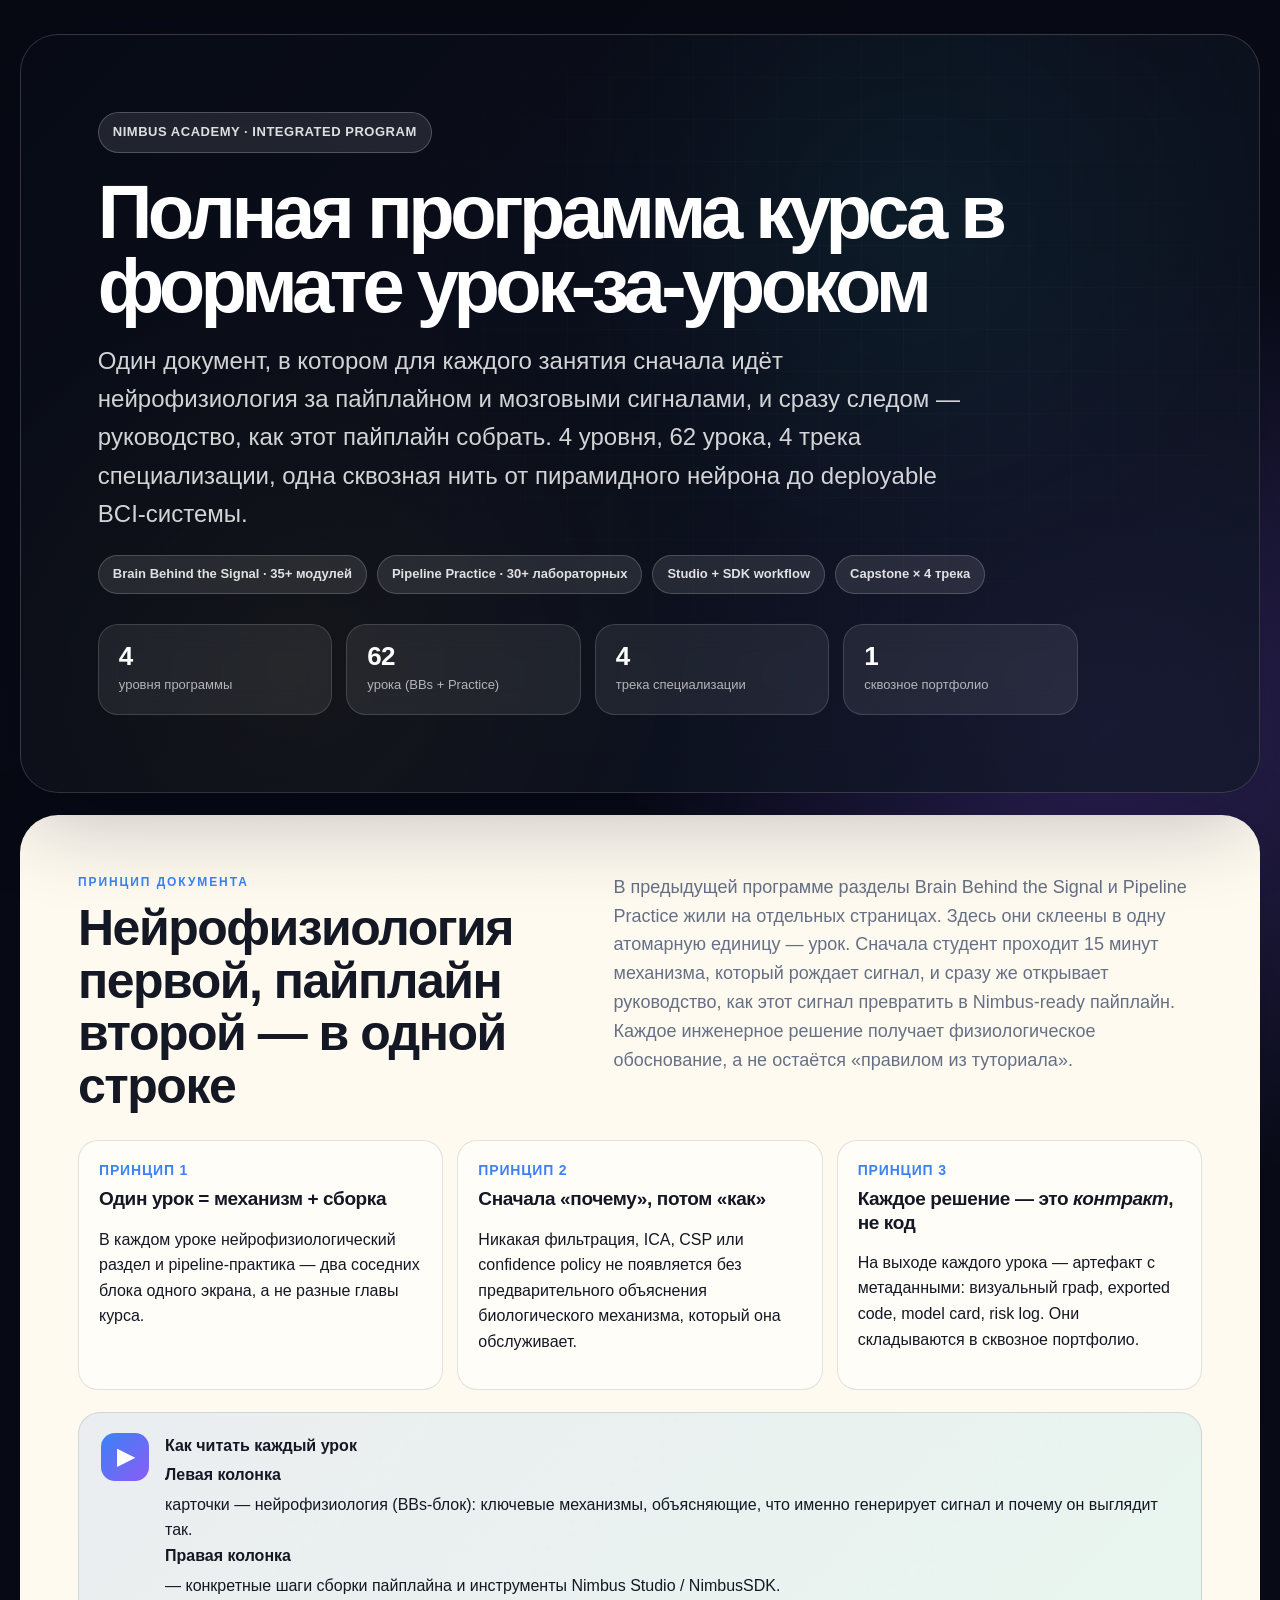
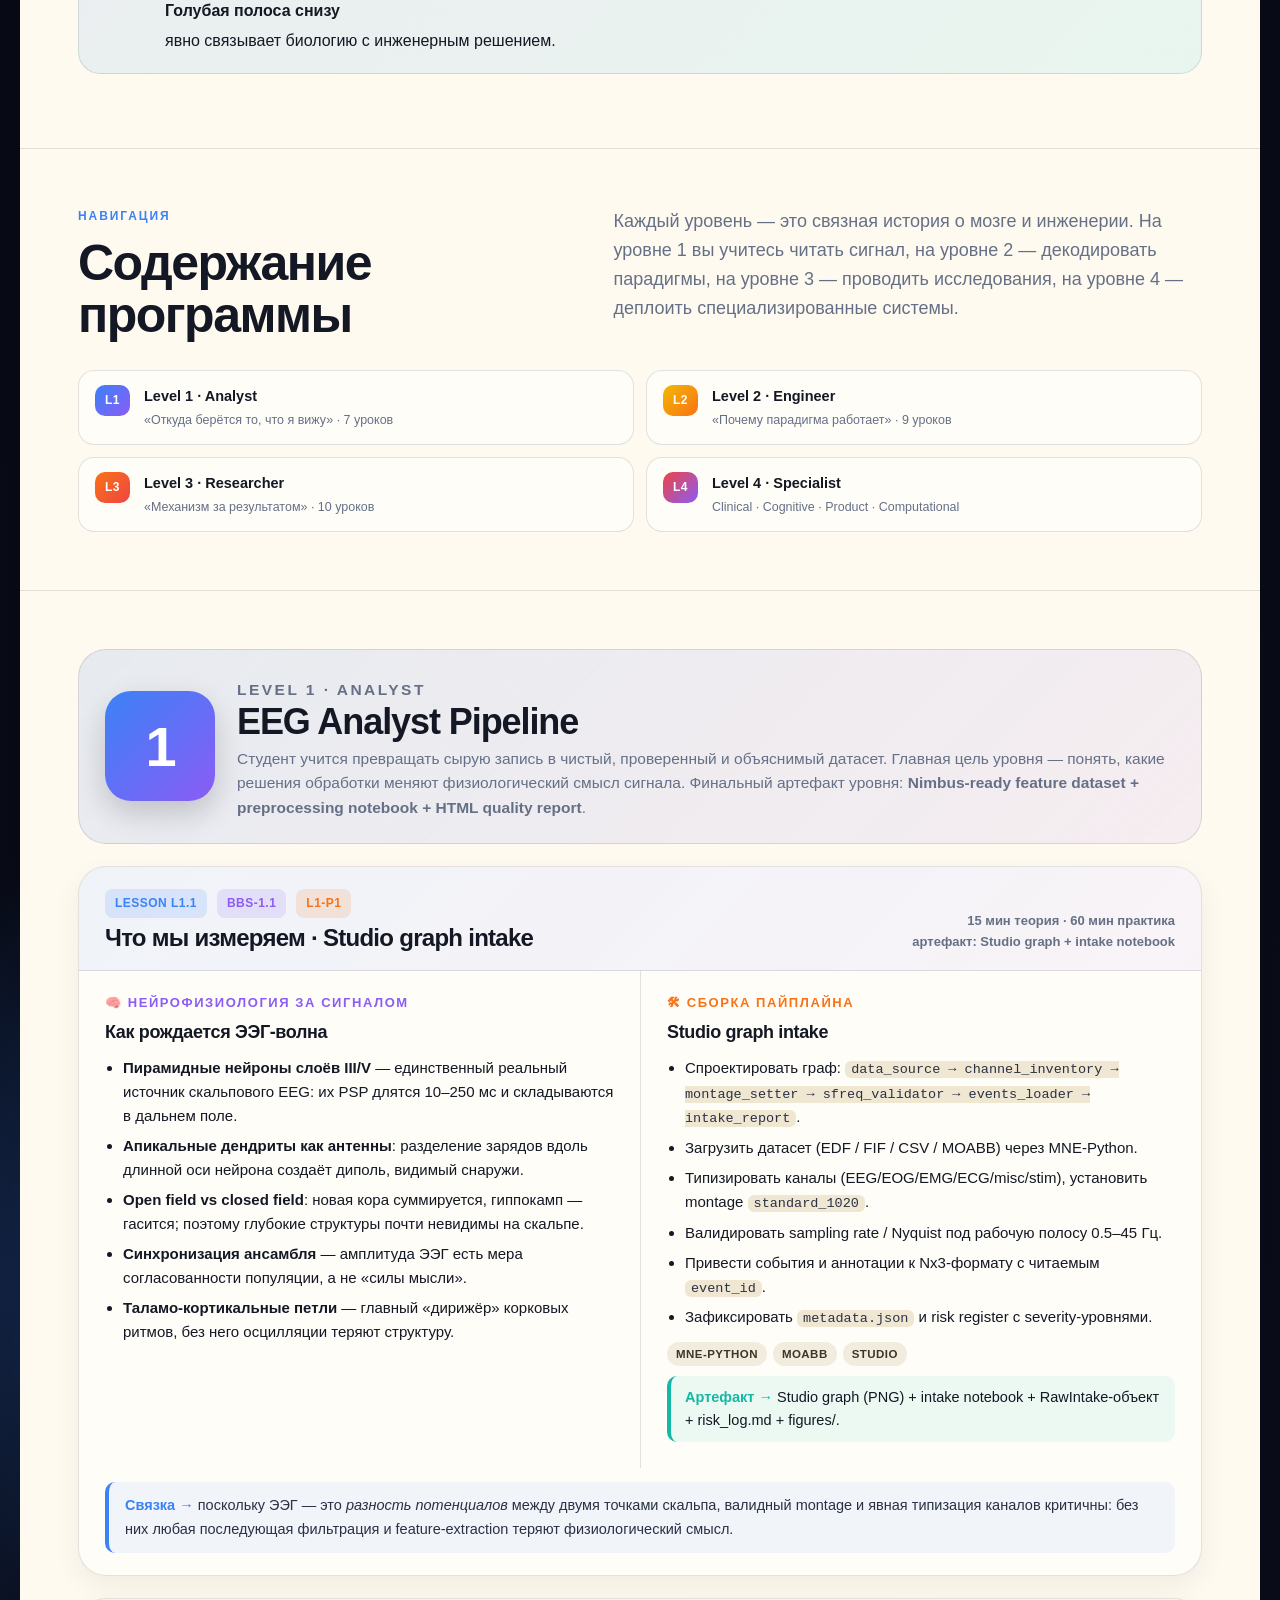
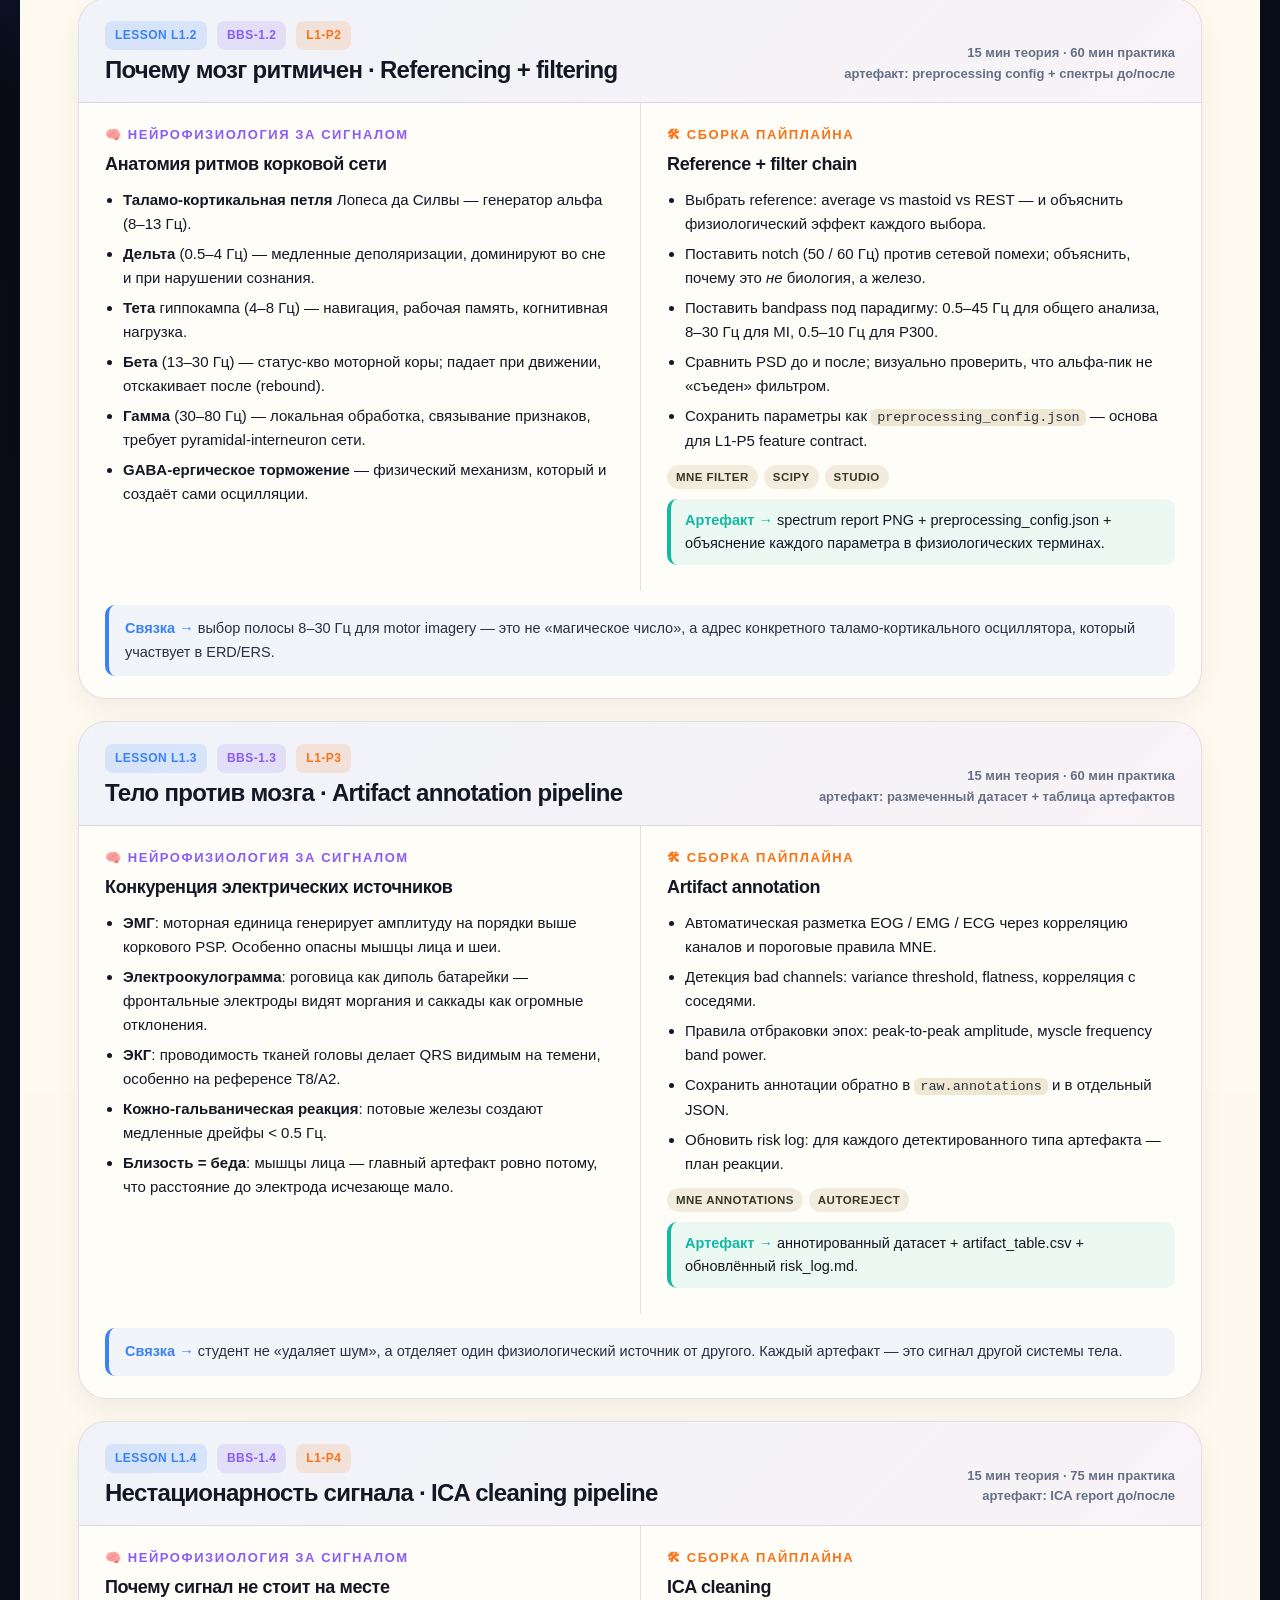
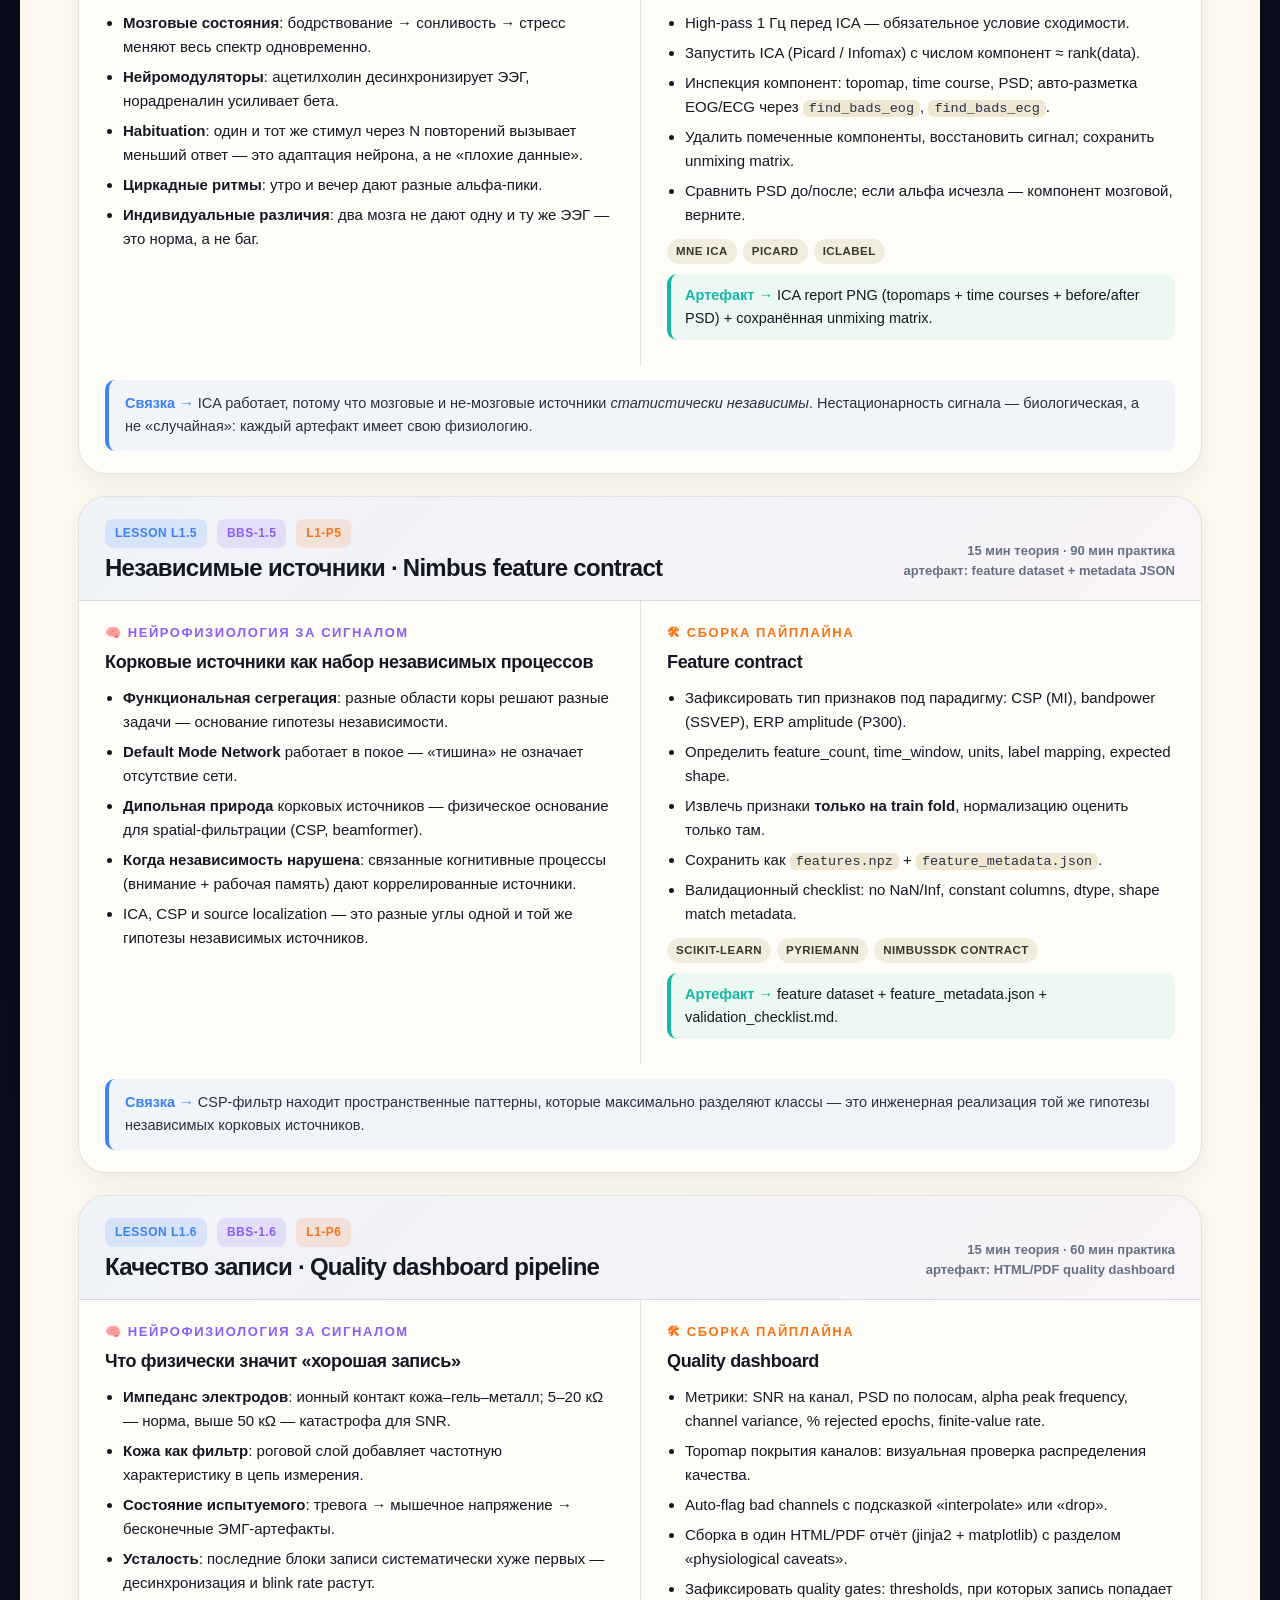
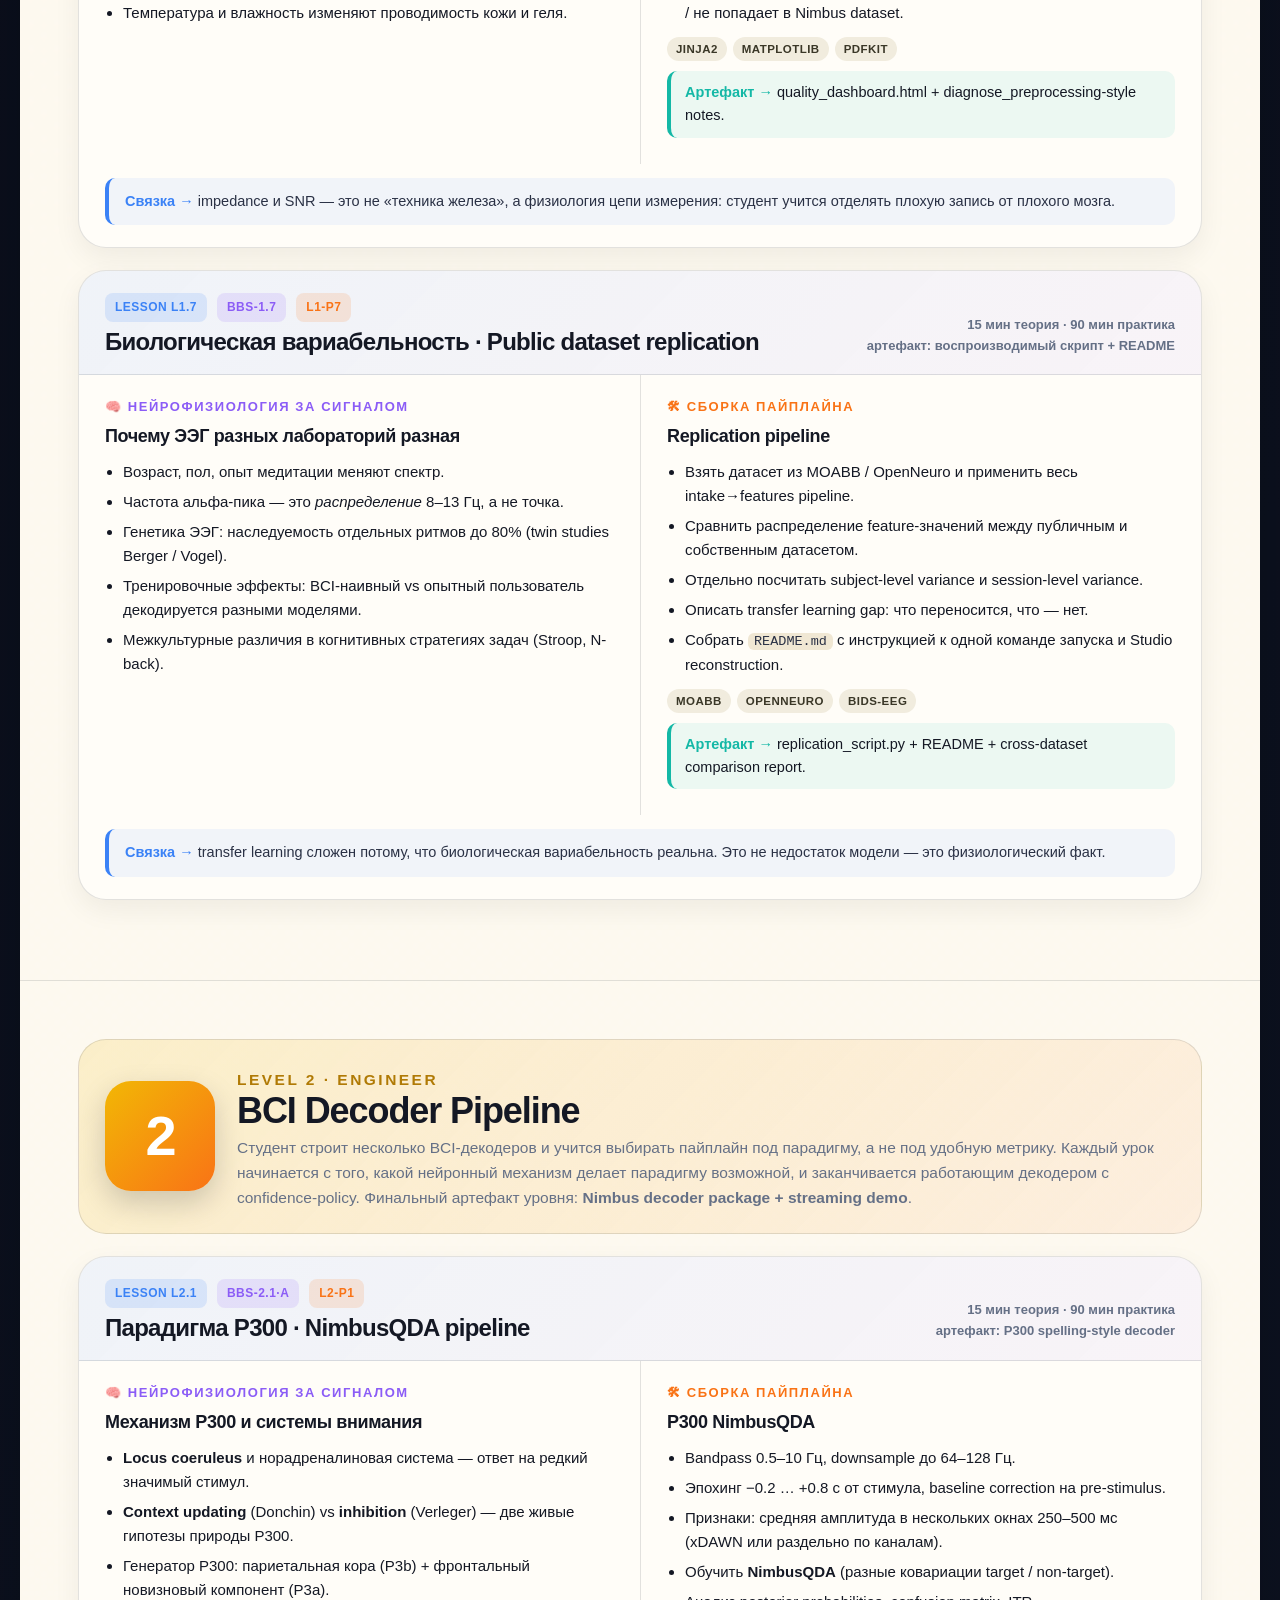
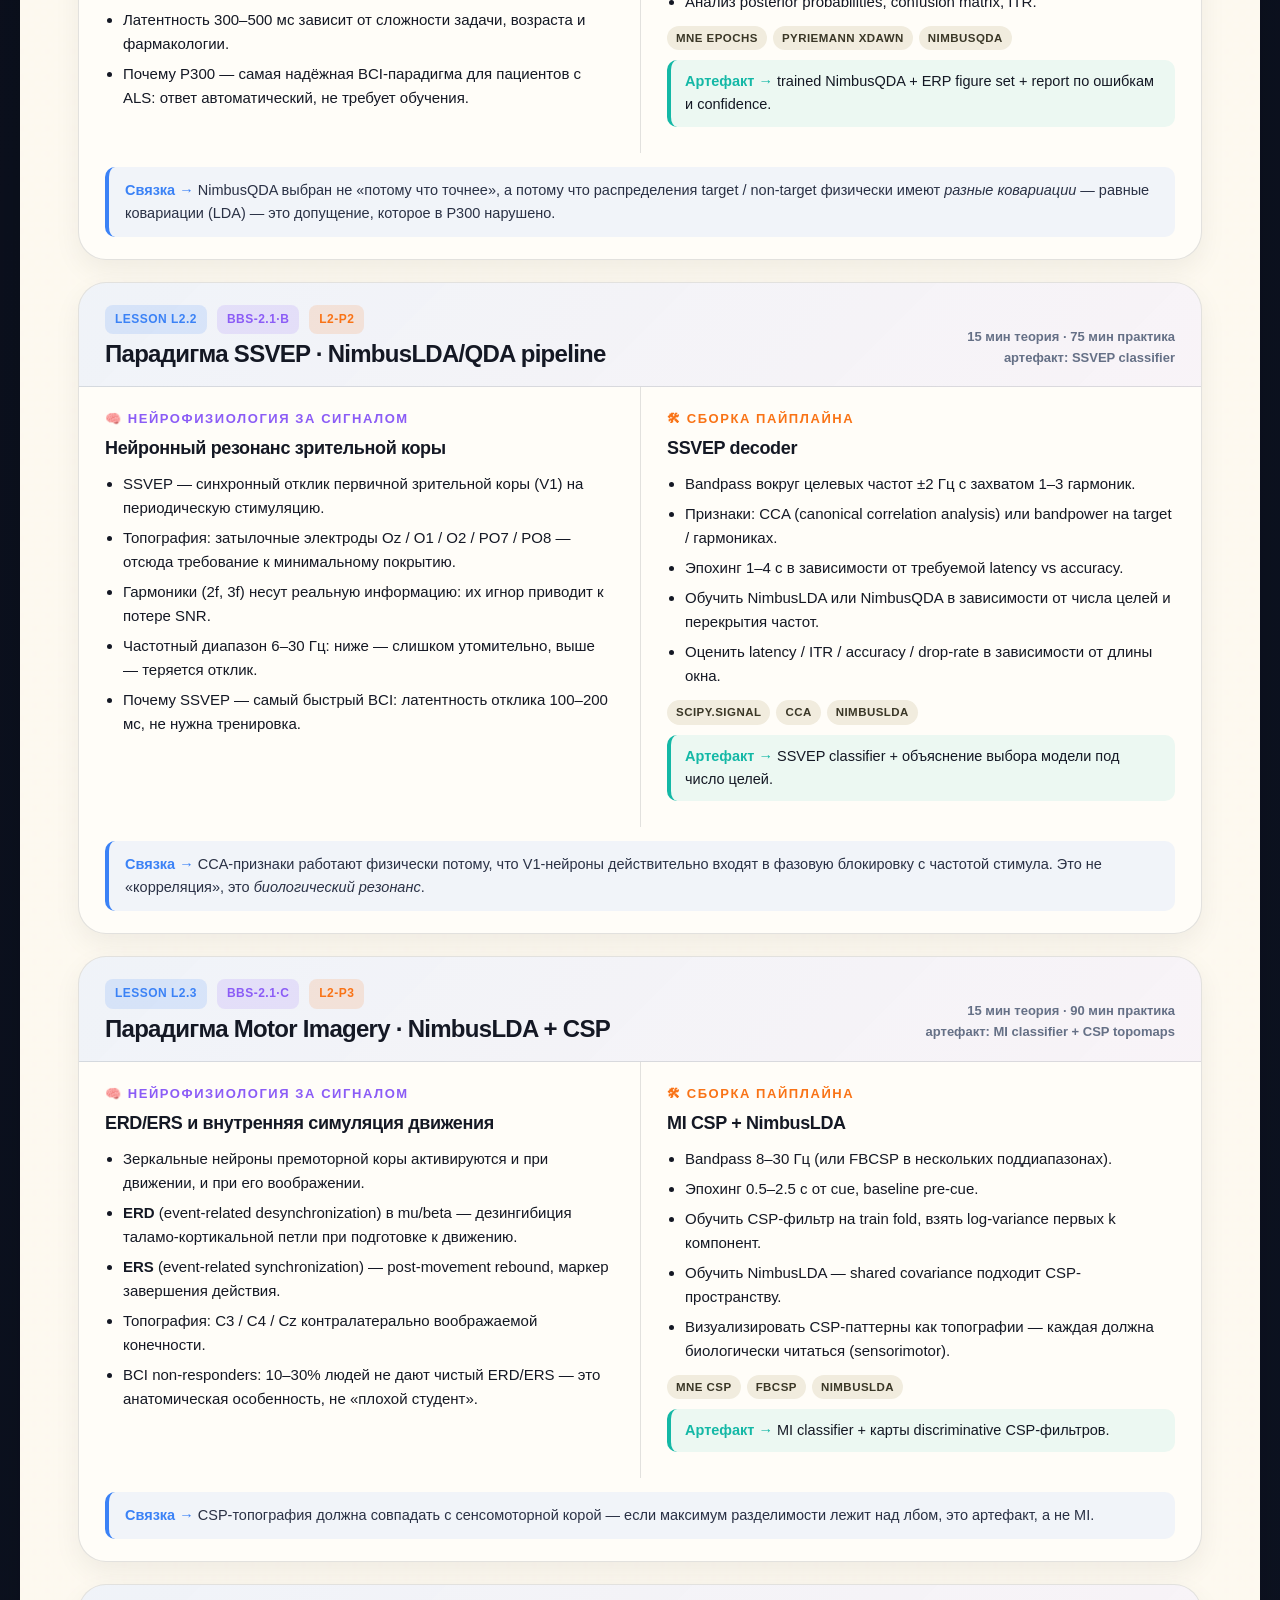
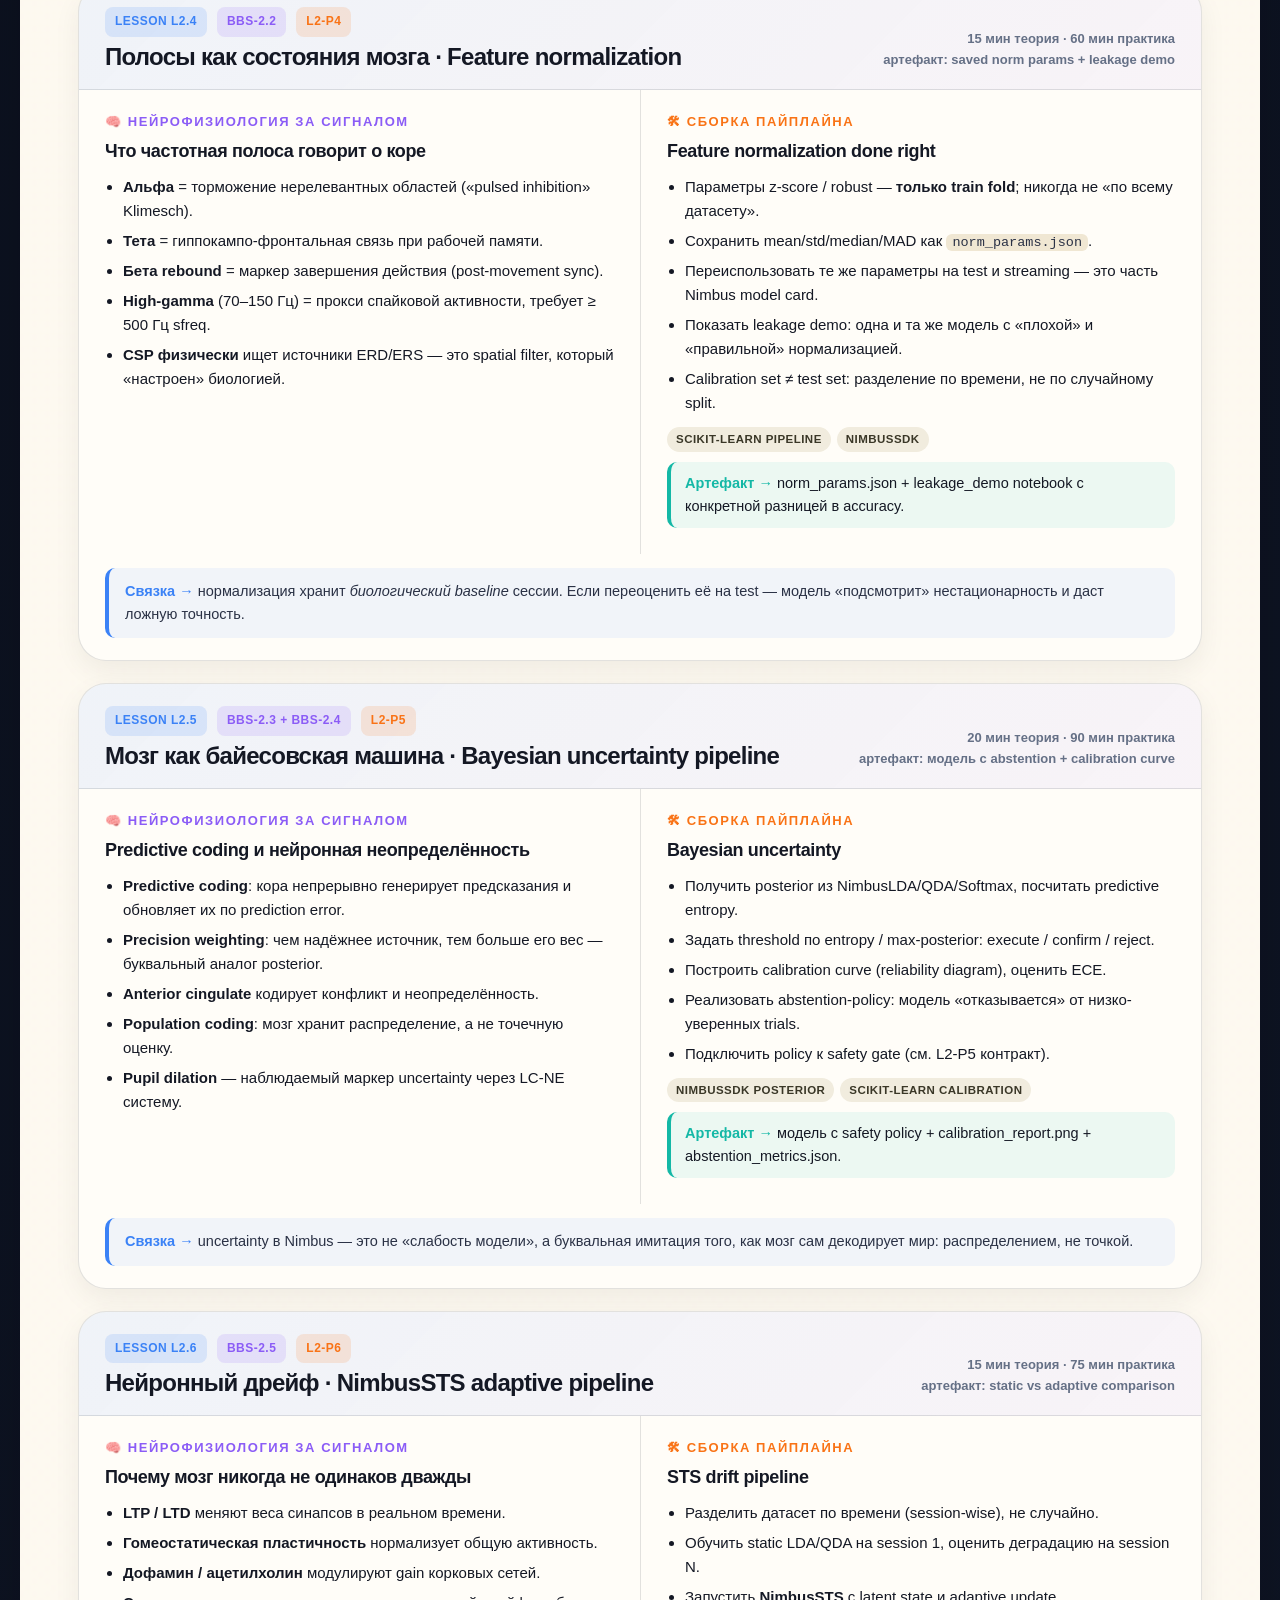
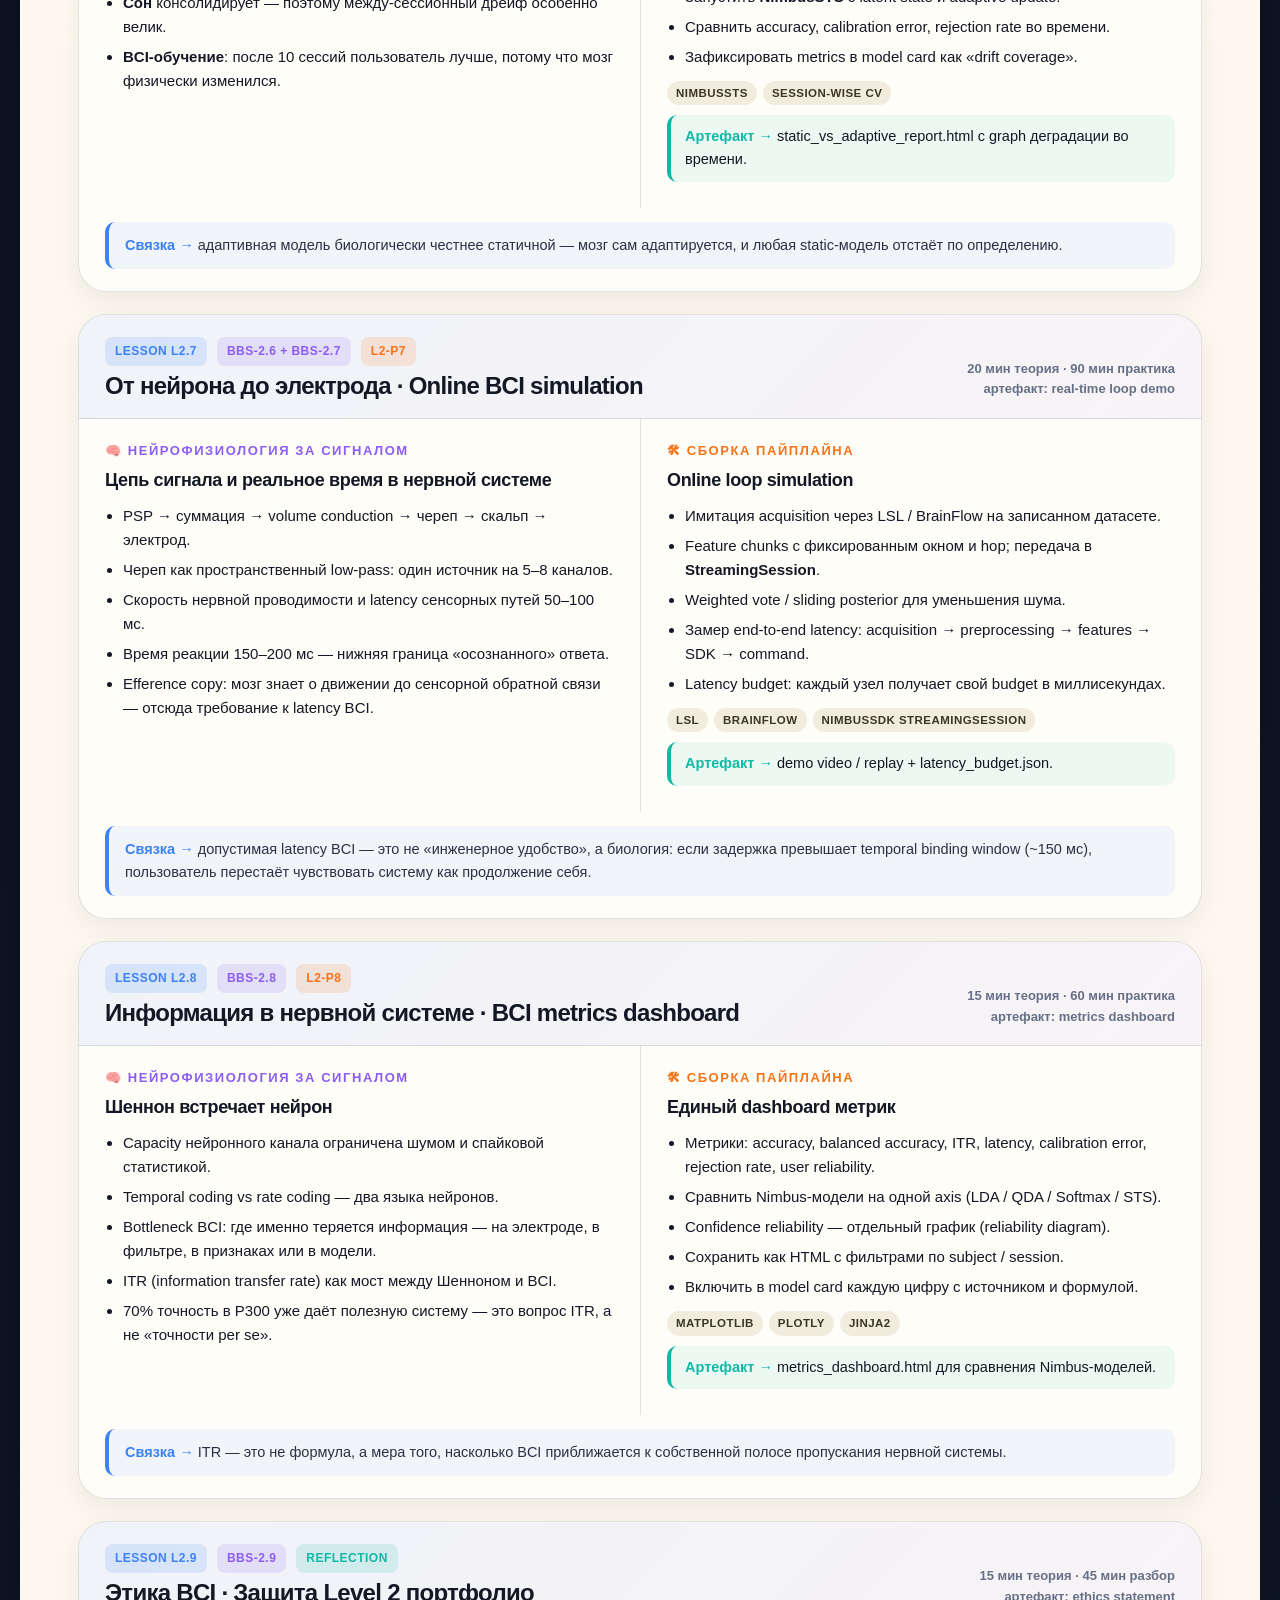
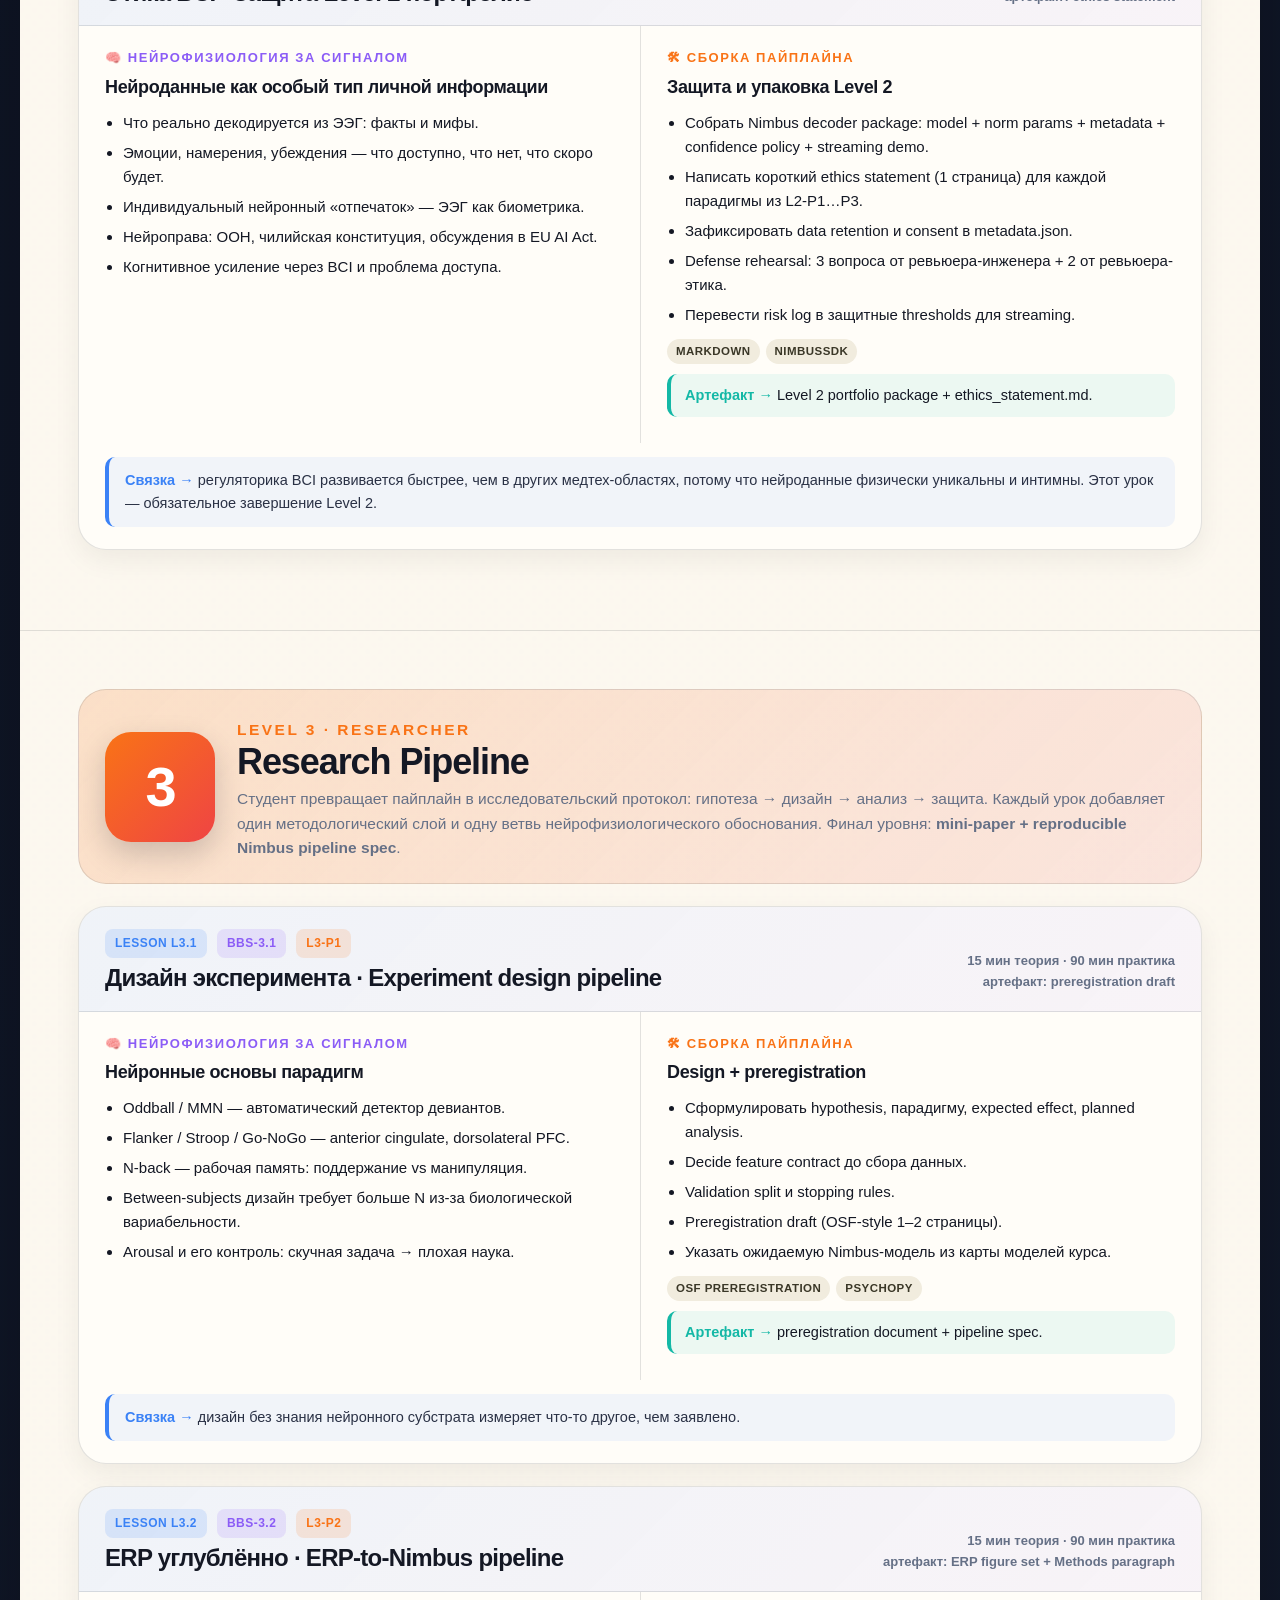
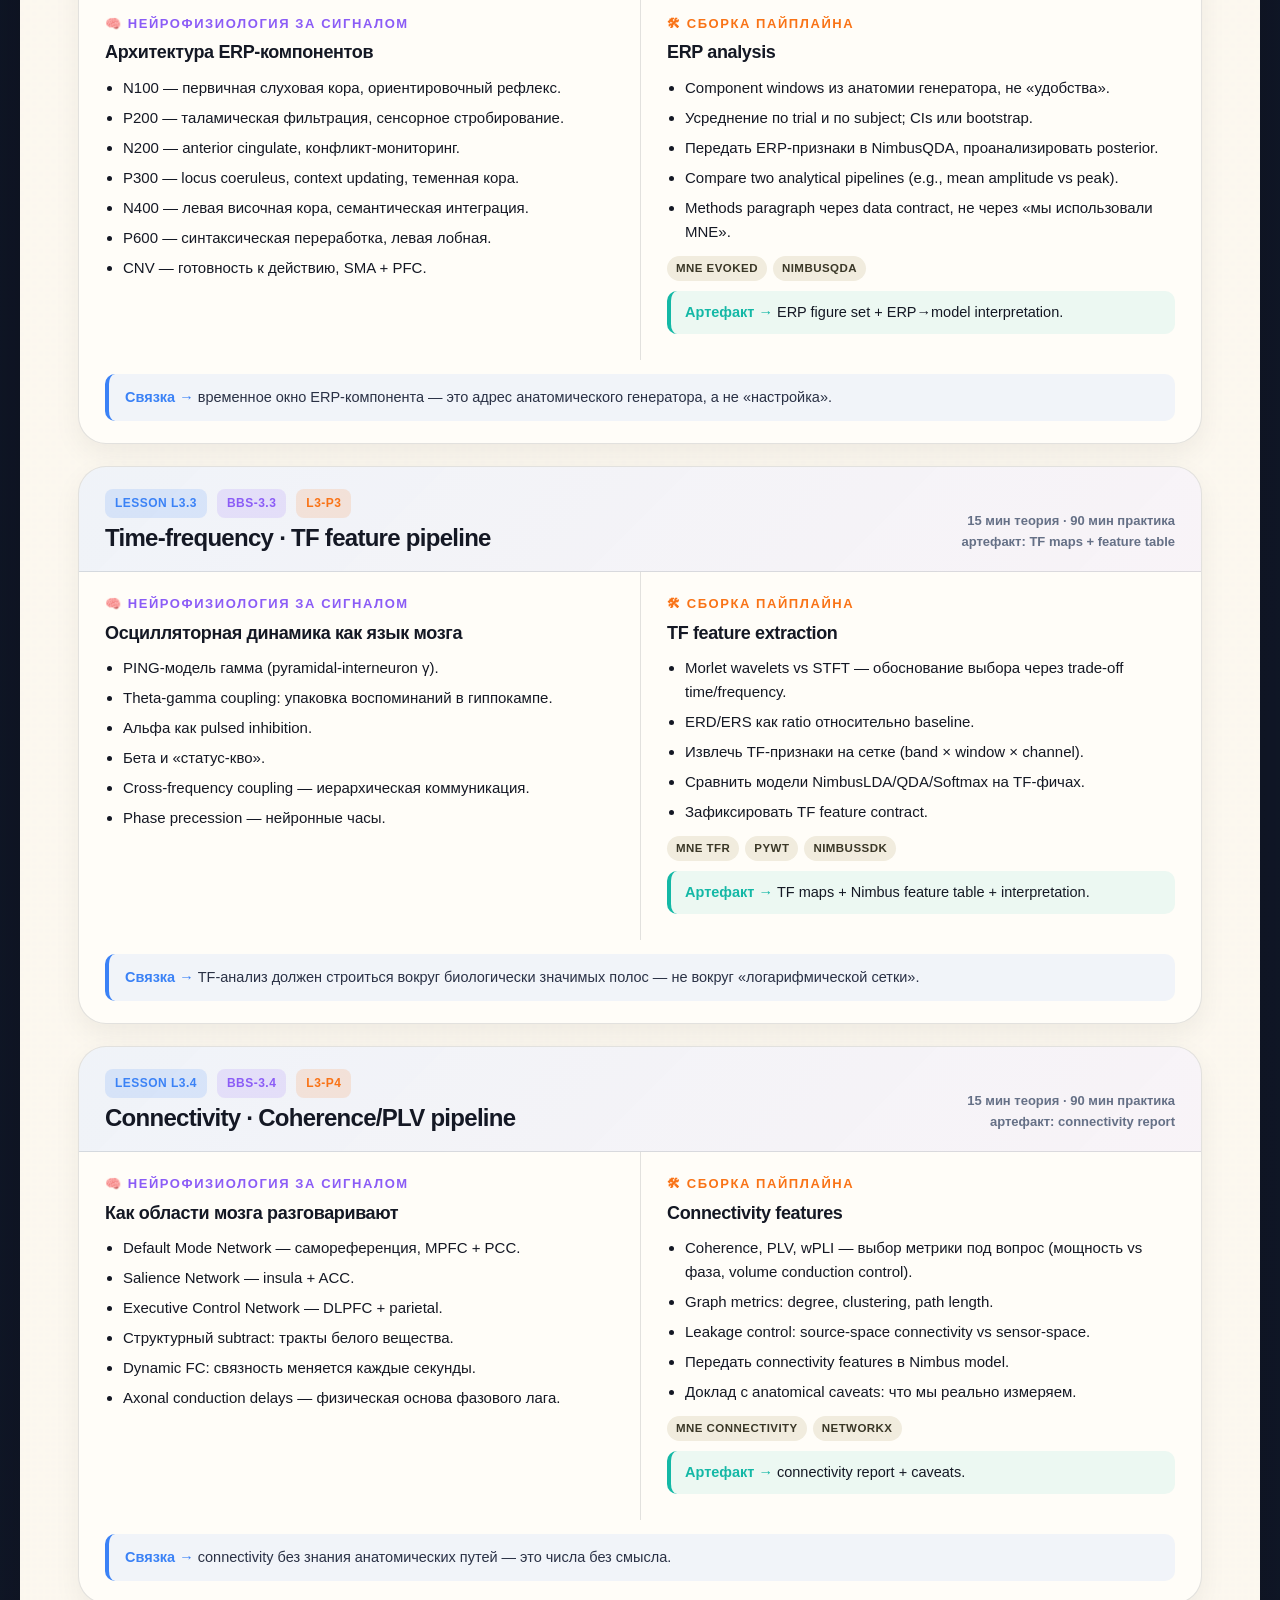
<file: nimbus-academy-integrated-program.html>
<!doctype html>
<html lang="ru">
<head>
  <meta charset="utf-8">
  <meta name="viewport" content="width=device-width, initial-scale=1">
  <title>Nimbus Academy · Интегрированная программа: нейрофизиология → пайплайн</title>
  <style>
    :root {
      --bg: #080b16; --paper: #f7f4ee; --paper-2: #fffaf0;
      --ink: #141824; --muted: #657086;
      --line: rgba(20, 24, 36, 0.12);
      --blue: #3b82f6; --yellow: #f2b705; --orange: #f97316;
      --red: #ef4444; --cyan: #22d3ee; --violet: #8b5cf6;
      --green: #14b8a6;
      --shadow: 0 28px 90px rgba(2, 6, 23, 0.24);
    }
    * { box-sizing: border-box; }
    html { scroll-behavior: smooth; }
    body {
      margin: 0;
      font-family: Inter, "Segoe UI", Roboto, Arial, sans-serif;
      color: var(--ink);
      background:
        radial-gradient(circle at 16% 8%, rgba(59, 130, 246, 0.35), transparent 28rem),
        radial-gradient(circle at 86% 2%, rgba(139, 92, 246, 0.32), transparent 30rem),
        radial-gradient(circle at 50% 60%, rgba(20, 184, 166, 0.20), transparent 34rem),
        linear-gradient(135deg, #070a13 0%, #111827 44%, #07111f 100%);
      line-height: 1.6;
    }
    a { color: inherit; }
    .page { width: min(1240px, calc(100% - 36px)); margin: 0 auto; padding: 34px 0 64px; }

    /* HERO */
    .hero {
      position: relative; overflow: hidden;
      min-height: 540px;
      display: grid; align-items: end;
      padding: clamp(32px, 6vw, 78px);
      border: 1px solid rgba(255, 255, 255, 0.16);
      border-radius: 38px;
      color: #fff;
      background:
        linear-gradient(135deg, rgba(8, 11, 22, 0.90), rgba(17, 24, 39, 0.74)),
        radial-gradient(circle at 72% 24%, rgba(34, 211, 238, 0.32), transparent 22rem),
        radial-gradient(circle at 22% 82%, rgba(242, 183, 5, 0.22), transparent 24rem);
      box-shadow: var(--shadow);
    }
    .hero::before {
      content: ""; position: absolute; inset: 0; opacity: 0.30;
      background-image:
        linear-gradient(rgba(255, 255, 255, 0.07) 1px, transparent 1px),
        linear-gradient(90deg, rgba(255, 255, 255, 0.07) 1px, transparent 1px);
      background-size: 42px 42px;
      mask-image: radial-gradient(circle at 68% 24%, #000, transparent 68%);
    }
    .hero-content { position: relative; z-index: 1; max-width: 980px; }
    .kicker {
      display: inline-flex; align-items: center; gap: 10px;
      padding: 9px 14px;
      border: 1px solid rgba(255, 255, 255, 0.22);
      border-radius: 999px;
      background: rgba(255, 255, 255, 0.10);
      color: rgba(255, 255, 255, 0.86);
      font-size: 13px; font-weight: 750;
      letter-spacing: 0.04em; text-transform: uppercase;
      backdrop-filter: blur(12px);
    }
    h1 { margin: 22px 0 18px; font-size: clamp(38px, 6.4vw, 76px);
         line-height: 0.98; letter-spacing: -0.06em; }
    .subtitle { max-width: 880px; margin: 0;
                color: rgba(255, 255, 255, 0.82);
                font-size: clamp(18px, 2.2vw, 24px); }
    .hero-tags { display: flex; flex-wrap: wrap; gap: 10px; margin-top: 22px; }
    .hero-tag {
      padding: 8px 14px; border-radius: 999px;
      background: rgba(255, 255, 255, 0.10);
      border: 1px solid rgba(255, 255, 255, 0.18);
      font-size: 13px; color: rgba(255, 255, 255, 0.86); font-weight: 600;
    }
    .hero-stats {
      display: grid;
      grid-template-columns: repeat(4, minmax(0, 1fr));
      gap: 14px; margin-top: 30px;
    }
    .hero-stat {
      padding: 18px 20px;
      border: 1px solid rgba(255, 255, 255, 0.14);
      border-radius: 20px;
      background: rgba(255, 255, 255, 0.08);
      backdrop-filter: blur(14px);
    }
    .hero-stat strong { display: block; font-size: 26px; line-height: 1;
                        letter-spacing: -0.03em; color: #fff; }
    .hero-stat span { display: block; margin-top: 6px;
                      color: rgba(255, 255, 255, 0.66); font-size: 13px; }
    @media (max-width: 720px) { .hero-stats { grid-template-columns: repeat(2,1fr); } }

    /* DOCUMENT */
    .document {
      margin-top: 22px; overflow: hidden;
      border-radius: 38px;
      background:
        linear-gradient(180deg, rgba(255, 250, 240, 0.96), rgba(247, 244, 238, 0.98)),
        var(--paper);
      box-shadow: var(--shadow);
    }
    .section {
      padding: clamp(28px, 5vw, 58px);
      border-bottom: 1px solid var(--line);
    }
    .section:last-child { border-bottom: 0; }
    .section-header {
      display: grid;
      grid-template-columns: minmax(0, 0.9fr) minmax(0, 1.1fr);
      gap: clamp(24px, 5vw, 54px);
      align-items: start; margin-bottom: 28px;
    }
    @media (max-width: 880px) { .section-header { grid-template-columns: 1fr; } }
    .eyebrow { margin: 0 0 10px; color: var(--blue); font-size: 12px;
               font-weight: 900; letter-spacing: 0.16em; text-transform: uppercase; }
    .eyebrow.violet { color: var(--violet); }
    .eyebrow.orange { color: var(--orange); }
    .eyebrow.green { color: var(--green); }
    .eyebrow.red { color: var(--red); }
    .eyebrow.yellow { color: #b07a05; }
    h2 { margin: 0; font-size: clamp(28px, 4.4vw, 50px); line-height: 1.05;
         letter-spacing: -0.03em; }
    h3 { margin: 0; font-size: clamp(22px, 2.8vw, 30px); line-height: 1.12;
         letter-spacing: -0.03em; }
    h4 { margin: 0; font-size: 19px; line-height: 1.22;
         letter-spacing: -0.02em; }
    h5 { margin: 0; font-size: 13px; text-transform: uppercase;
         letter-spacing: 0.12em; color: var(--muted); }
    p, li { font-size: 16px; }
    .lead { margin: 0; color: var(--muted); font-size: 18px; }

    /* CALLOUT */
    .callout {
      display: grid; grid-template-columns: 48px 1fr; gap: 16px;
      padding: 20px 22px; border-radius: 22px;
      border: 1px solid var(--line);
      background: linear-gradient(135deg, rgba(59, 130, 246, 0.10), rgba(34, 211, 238, 0.10));
      margin: 16px 0;
    }
    .callout .icon {
      width: 48px; height: 48px; border-radius: 14px;
      display: grid; place-items: center;
      background: linear-gradient(135deg, var(--blue), var(--violet));
      color: #fff; font-weight: 900; font-size: 22px;
    }
    .callout p { margin: 0; }
    .callout strong { display: block; margin-bottom: 4px; }
    .callout.green { background: linear-gradient(135deg, rgba(20, 184, 166, 0.10), rgba(59, 130, 246, 0.10)); }
    .callout.green .icon { background: linear-gradient(135deg, var(--green), var(--blue)); }
    .callout.warn { background: linear-gradient(135deg, rgba(249, 115, 22, 0.10), rgba(239, 68, 68, 0.10)); }
    .callout.warn .icon { background: linear-gradient(135deg, var(--orange), var(--red)); }
    .callout.violet { background: linear-gradient(135deg, rgba(139, 92, 246, 0.10), rgba(34, 211, 238, 0.10)); }
    .callout.violet .icon { background: linear-gradient(135deg, var(--violet), var(--cyan)); }

    /* LESSON CARD — the key visual unit */
    .lesson {
      margin: 22px 0;
      border-radius: 28px;
      background: #fffdf8;
      border: 1px solid var(--line);
      box-shadow: 0 10px 28px rgba(2, 6, 23, 0.06);
      overflow: hidden;
    }
    .lesson-head {
      display: grid;
      grid-template-columns: minmax(0, 1fr) auto;
      gap: 20px; align-items: end;
      padding: 22px 26px 18px;
      background: linear-gradient(135deg, rgba(59, 130, 246, 0.08), rgba(139, 92, 246, 0.06));
      border-bottom: 1px solid var(--line);
    }
    .lesson-head .code-row { display: flex; gap: 10px; flex-wrap: wrap; margin-bottom: 6px; }
    .lesson-code {
      display: inline-flex; align-items: center; gap: 6px;
      padding: 5px 10px; border-radius: 8px;
      background: rgba(59, 130, 246, 0.14);
      color: var(--blue); font-weight: 800; font-size: 12px;
      letter-spacing: 0.04em; text-transform: uppercase;
    }
    .lesson-code.bbs   { background: rgba(139, 92, 246, 0.14); color: var(--violet); }
    .lesson-code.lab   { background: rgba(249, 115, 22, 0.14); color: var(--orange); }
    .lesson-code.green { background: rgba(20, 184, 166, 0.14); color: var(--green); }
    .lesson-code.red   { background: rgba(239, 68, 68, 0.14); color: var(--red); }
    .lesson-head h3 { font-size: 24px; line-height: 1.18; margin: 4px 0 0; }
    .lesson-head .lesson-meta {
      color: var(--muted); font-size: 13px; font-weight: 600;
      text-align: right; white-space: nowrap;
    }
    @media (max-width: 720px) {
      .lesson-head { grid-template-columns: 1fr; }
      .lesson-head .lesson-meta { text-align: left; }
    }
    .lesson-body {
      display: grid;
      grid-template-columns: minmax(0, 1fr) minmax(0, 1fr);
      gap: 0;
    }
    @media (max-width: 880px) {
      .lesson-body { grid-template-columns: 1fr; }
    }
    .lesson-half {
      padding: 22px 26px 26px;
    }
    .lesson-half + .lesson-half {
      border-left: 1px solid var(--line);
    }
    @media (max-width: 880px) {
      .lesson-half + .lesson-half { border-left: 0; border-top: 1px solid var(--line); }
    }
    .lesson-half h5 { margin-bottom: 8px; }
    .lesson-half h4 { margin-bottom: 12px; font-size: 18px; }
    .brain h5 { color: var(--violet); }
    .pipe  h5 { color: var(--orange); }
    .lesson-half ul { margin: 0 0 12px; padding-left: 18px; }
    .lesson-half li { margin-bottom: 6px; font-size: 15px; }
    .lesson-half .tools {
      margin-top: 8px; display: flex; flex-wrap: wrap; gap: 6px;
    }
    .lesson-half .tools span {
      padding: 3px 9px; border-radius: 999px;
      background: #f1ecde; color: #3a3727;
      font-size: 11.5px; font-weight: 700;
      letter-spacing: 0.04em; text-transform: uppercase;
    }
    .deliv {
      margin-top: 10px;
      padding: 10px 14px;
      border-left: 4px solid var(--green);
      border-radius: 10px;
      background: rgba(20, 184, 166, 0.08);
      font-size: 14.5px;
    }
    .deliv strong { color: var(--green); }
    .bridge {
      margin: 14px 26px 22px;
      padding: 12px 16px;
      border-left: 4px solid var(--blue);
      border-radius: 10px;
      background: rgba(59, 130, 246, 0.07);
      font-size: 14.5px;
      color: #2a3145;
    }
    .bridge strong { color: var(--blue); }

    /* LEVEL HEAD */
    .level-banner {
      display: grid;
      grid-template-columns: 110px minmax(0, 1fr);
      gap: 22px; align-items: center;
      padding: 22px 26px;
      border-radius: 28px;
      background: linear-gradient(135deg, rgba(59, 130, 246, 0.12), rgba(139, 92, 246, 0.08));
      border: 1px solid var(--line);
      margin-bottom: 18px;
    }
    .level-banner.lvl2 { background: linear-gradient(135deg, rgba(242, 183, 5, 0.16), rgba(249, 115, 22, 0.08)); }
    .level-banner.lvl3 { background: linear-gradient(135deg, rgba(249, 115, 22, 0.18), rgba(239, 68, 68, 0.10)); }
    .level-banner.lvl4 { background: linear-gradient(135deg, rgba(239, 68, 68, 0.16), rgba(139, 92, 246, 0.12)); }
    .level-num {
      width: 110px; height: 110px;
      border-radius: 26px;
      background: linear-gradient(135deg, var(--blue), var(--violet));
      color: #fff;
      display: grid; place-items: center;
      font-size: 56px; font-weight: 900; letter-spacing: -0.04em;
      box-shadow: 0 12px 30px rgba(2,6,23,0.18);
    }
    .level-banner.lvl2 .level-num { background: linear-gradient(135deg, var(--yellow), var(--orange)); }
    .level-banner.lvl3 .level-num { background: linear-gradient(135deg, var(--orange), var(--red)); }
    .level-banner.lvl4 .level-num { background: linear-gradient(135deg, var(--red), var(--violet)); }
    .level-banner h3 { font-size: 22px; }
    .level-banner h2 { font-size: clamp(22px, 3.2vw, 36px); }
    .level-banner p { margin: 6px 0 0; color: var(--muted); font-size: 15.5px; }
    @media (max-width: 560px) {
      .level-banner { grid-template-columns: 1fr; }
      .level-num { width: 80px; height: 80px; font-size: 40px; border-radius: 20px; }
    }

    /* TOC */
    .toc {
      display: grid; grid-template-columns: repeat(2, minmax(0, 1fr));
      gap: 12px; margin-top: 14px;
    }
    @media (max-width: 720px) { .toc { grid-template-columns: 1fr; } }
    .toc a {
      display: flex; gap: 14px; align-items: flex-start;
      padding: 14px 16px;
      border: 1px solid var(--line);
      border-radius: 16px;
      background: #fffdf8;
      text-decoration: none;
      transition: transform .12s ease, border-color .12s ease;
    }
    .toc a:hover { transform: translateY(-2px); border-color: var(--blue); }
    .toc-pill {
      flex: 0 0 auto;
      padding: 6px 10px;
      border-radius: 10px;
      background: linear-gradient(135deg, var(--blue), var(--violet));
      color: #fff; font-weight: 900; font-size: 12px;
      letter-spacing: 0.04em;
    }
    .toc-pill.lvl2 { background: linear-gradient(135deg, var(--yellow), var(--orange)); }
    .toc-pill.lvl3 { background: linear-gradient(135deg, var(--orange), var(--red)); }
    .toc-pill.lvl4 { background: linear-gradient(135deg, var(--red), var(--violet)); }
    .toc strong { display: block; font-size: 14.5px; color: var(--ink); }
    .toc span.note { display: block; font-size: 12.5px; color: var(--muted); margin-top: 2px; }

    /* TRACK GRID (Level 4) */
    .track-strip {
      display: grid;
      grid-template-columns: repeat(4, minmax(0, 1fr));
      gap: 14px; margin: 16px 0;
    }
    @media (max-width: 880px) { .track-strip { grid-template-columns: repeat(2, 1fr); } }
    @media (max-width: 520px) { .track-strip { grid-template-columns: 1fr; } }
    .track-chip {
      padding: 16px 18px;
      border-radius: 18px;
      border: 1px solid var(--line);
      background: #fffdf8;
    }
    .track-chip strong { display: block; font-size: 13px; letter-spacing: 0.10em;
                         text-transform: uppercase; margin-bottom: 4px; }
    .track-chip.clinical strong   { color: var(--red); }
    .track-chip.cognitive strong  { color: var(--blue); }
    .track-chip.product strong    { color: var(--orange); }
    .track-chip.computational strong { color: var(--violet); }
    .track-chip p { margin: 0; color: var(--muted); font-size: 14px; }

    /* SIGN-OFF */
    .signoff {
      padding: clamp(28px, 5vw, 50px);
      color: #fff;
      background:
        linear-gradient(135deg, rgba(8, 11, 22, 0.92), rgba(17, 24, 39, 0.84)),
        radial-gradient(circle at 30% 30%, rgba(34, 211, 238, 0.24), transparent 24rem);
      border-radius: 32px;
      margin-top: 22px;
      box-shadow: var(--shadow);
    }
    .signoff h2 { font-size: clamp(26px, 3.6vw, 38px); margin-bottom: 12px; }
    .signoff p { color: rgba(255, 255, 255, 0.80); }
    .badges { display: flex; flex-wrap: wrap; gap: 10px; margin-top: 18px; }
    .badge { padding: 8px 14px; border-radius: 999px;
             background: rgba(255, 255, 255, 0.10);
             border: 1px solid rgba(255, 255, 255, 0.18);
             font-size: 13px; font-weight: 700; }

    code.i {
      padding: 1px 6px; border-radius: 6px;
      background: #f0e7d3; color: #2a3145;
      font-family: "JetBrains Mono", "SF Mono", Menlo, Consolas, monospace;
      font-size: 13.5px;
    }

    .principles {
      display: grid; grid-template-columns: repeat(3, minmax(0, 1fr));
      gap: 14px; margin-top: 14px;
    }
    @media (max-width: 880px) { .principles { grid-template-columns: 1fr; } }
    .principle {
      padding: 18px 20px;
      border-radius: 20px;
      border: 1px solid var(--line);
      background: #fffdf8;
    }
    .principle strong { display: block; font-size: 14px; color: var(--blue);
                        letter-spacing: 0.06em; text-transform: uppercase; margin-bottom: 6px; }
    .principle h4 { margin-bottom: 6px; }
    .anchor { display: block; height: 0; visibility: hidden; }

    .capstone-card {
      margin: 18px 0;
      padding: 22px 26px;
      border-radius: 22px;
      background: linear-gradient(135deg, rgba(239, 68, 68, 0.10), rgba(139, 92, 246, 0.10));
      border: 1px solid var(--line);
    }
    .capstone-card h4 { margin-bottom: 6px; }
    .capstone-card .meta {
      display: flex; flex-wrap: wrap; gap: 8px; margin-top: 10px;
    }
    .capstone-card .meta span {
      padding: 4px 10px; border-radius: 999px;
      background: rgba(239, 68, 68, 0.12); color: var(--red);
      font-size: 12px; font-weight: 700;
      letter-spacing: 0.04em; text-transform: uppercase;
    }
  </style>
</head>
<body>
  <div class="page">

    <!-- HERO -->
    <header class="hero">
      <div class="hero-content">
        <span class="kicker">Nimbus Academy · Integrated Program</span>
        <h1>Полная программа курса в формате урок-за-уроком</h1>
        <p class="subtitle">
          Один документ, в котором для каждого занятия сначала идёт
          нейрофизиология за пайплайном и мозговыми сигналами, и сразу следом —
          руководство, как этот пайплайн собрать. 4 уровня, 62 урока, 4 трека специализации,
          одна сквозная нить от пирамидного нейрона до deployable BCI-системы.
        </p>
        <div class="hero-tags">
          <span class="hero-tag">Brain Behind the Signal · 35+ модулей</span>
          <span class="hero-tag">Pipeline Practice · 30+ лабораторных</span>
          <span class="hero-tag">Studio + SDK workflow</span>
          <span class="hero-tag">Capstone × 4 трека</span>
        </div>
        <div class="hero-stats">
          <div class="hero-stat"><strong>4</strong><span>уровня программы</span></div>
          <div class="hero-stat"><strong>62</strong><span>урока (BBs + Practice)</span></div>
          <div class="hero-stat"><strong>4</strong><span>трека специализации</span></div>
          <div class="hero-stat"><strong>1</strong><span>сквозное портфолио</span></div>
        </div>
      </div>
    </header>

    <!-- DOCUMENT -->
    <main class="document">

      <!-- INTRO -->
      <section class="section">
        <div class="section-header">
          <div>
            <p class="eyebrow">Принцип документа</p>
            <h2>Нейрофизиология первой, пайплайн второй — в одной строке</h2>
          </div>
          <p class="lead">
            В предыдущей программе разделы Brain Behind the Signal и Pipeline Practice
            жили на отдельных страницах. Здесь они склеены в одну атомарную единицу — урок.
            Сначала студент проходит 15 минут механизма, который рождает сигнал,
            и сразу же открывает руководство, как этот сигнал превратить в Nimbus-ready пайплайн.
            Каждое инженерное решение получает физиологическое обоснование, а не остаётся «правилом из туториала».
          </p>
        </div>

        <div class="principles">
          <div class="principle">
            <strong>Принцип 1</strong>
            <h4>Один урок = механизм + сборка</h4>
            <p>В каждом уроке нейрофизиологический раздел и pipeline-практика — два соседних блока одного экрана, а не разные главы курса.</p>
          </div>
          <div class="principle">
            <strong>Принцип 2</strong>
            <h4>Сначала «почему», потом «как»</h4>
            <p>Никакая фильтрация, ICA, CSP или confidence policy не появляется без предварительного объяснения биологического механизма, который она обслуживает.</p>
          </div>
          <div class="principle">
            <strong>Принцип 3</strong>
            <h4>Каждое решение — это <em>контракт</em>, не код</h4>
            <p>На выходе каждого урока — артефакт с метаданными: визуальный граф, exported code, model card, risk log. Они складываются в сквозное портфолио.</p>
          </div>
        </div>

        <div class="callout" style="margin-top: 22px;">
          <div class="icon">▶</div>
          <div>
            <strong>Как читать каждый урок</strong>
            <p><strong>Левая колонка</strong> карточки — нейрофизиология (BBs-блок): ключевые механизмы, объясняющие, что именно генерирует сигнал и почему он выглядит так.
            <strong>Правая колонка</strong> — конкретные шаги сборки пайплайна и инструменты Nimbus Studio / NimbusSDK.
            <strong>Голубая полоса снизу</strong> явно связывает биологию с инженерным решением.</p>
          </div>
        </div>
      </section>

      <!-- TOC -->
      <section class="section">
        <div class="section-header">
          <div>
            <p class="eyebrow">Навигация</p>
            <h2>Содержание программы</h2>
          </div>
          <p class="lead">
            Каждый уровень — это связная история о мозге и инженерии. На уровне 1 вы учитесь читать сигнал,
            на уровне 2 — декодировать парадигмы, на уровне 3 — проводить исследования, на уровне 4 — деплоить специализированные системы.
          </p>
        </div>

        <nav class="toc">
          <a href="#level1"><span class="toc-pill">L1</span><span><strong>Level 1 · Analyst</strong><span class="note">«Откуда берётся то, что я вижу» · 7 уроков</span></span></a>
          <a href="#level2"><span class="toc-pill lvl2">L2</span><span><strong>Level 2 · Engineer</strong><span class="note">«Почему парадигма работает» · 9 уроков</span></span></a>
          <a href="#level3"><span class="toc-pill lvl3">L3</span><span><strong>Level 3 · Researcher</strong><span class="note">«Механизм за результатом» · 10 уроков</span></span></a>
          <a href="#level4"><span class="toc-pill lvl4">L4</span><span><strong>Level 4 · Specialist</strong><span class="note">Clinical · Cognitive · Product · Computational</span></span></a>
        </nav>
      </section>

      <!-- ===================== LEVEL 1 ===================== -->
      <span id="level1" class="anchor"></span>
      <section class="section">
        <div class="level-banner">
          <div class="level-num">1</div>
          <div>
            <p class="eyebrow">Level 1 · Analyst</p>
            <h2>EEG Analyst Pipeline</h2>
            <p>Студент учится превращать сырую запись в чистый, проверенный и объяснимый датасет.
            Главная цель уровня — понять, какие решения обработки меняют физиологический смысл сигнала.
            Финальный артефакт уровня: <strong>Nimbus-ready feature dataset + preprocessing notebook + HTML quality report</strong>.</p>
          </div>
        </div>

        <!-- LESSON 1.1 -->
        <article class="lesson">
          <div class="lesson-head">
            <div>
              <div class="code-row">
                <span class="lesson-code">Lesson L1.1</span>
                <span class="lesson-code bbs">BBs-1.1</span>
                <span class="lesson-code lab">L1-P1</span>
              </div>
              <h3>Что мы измеряем · Studio graph intake</h3>
            </div>
            <div class="lesson-meta">15 мин теория · 60 мин практика<br>артефакт: Studio graph + intake notebook</div>
          </div>

          <div class="lesson-body">
            <div class="lesson-half brain">
              <h5>🧠 Нейрофизиология за сигналом</h5>
              <h4>Как рождается ЭЭГ-волна</h4>
              <ul>
                <li><strong>Пирамидные нейроны слоёв III/V</strong> — единственный реальный источник скальпового EEG: их PSP длятся 10–250 мс и складываются в дальнем поле.</li>
                <li><strong>Апикальные дендриты как антенны</strong>: разделение зарядов вдоль длинной оси нейрона создаёт диполь, видимый снаружи.</li>
                <li><strong>Open field vs closed field</strong>: новая кора суммируется, гиппокамп — гасится; поэтому глубокие структуры почти невидимы на скальпе.</li>
                <li><strong>Синхронизация ансамбля</strong> — амплитуда ЭЭГ есть мера согласованности популяции, а не «силы мысли».</li>
                <li><strong>Таламо-кортикальные петли</strong> — главный «дирижёр» корковых ритмов, без него осцилляции теряют структуру.</li>
              </ul>
            </div>
            <div class="lesson-half pipe">
              <h5>🛠 Сборка пайплайна</h5>
              <h4>Studio graph intake</h4>
              <ul>
                <li>Спроектировать граф: <code class="i">data_source → channel_inventory → montage_setter → sfreq_validator → events_loader → intake_report</code>.</li>
                <li>Загрузить датасет (EDF / FIF / CSV / MOABB) через MNE-Python.</li>
                <li>Типизировать каналы (EEG/EOG/EMG/ECG/misc/stim), установить montage <code class="i">standard_1020</code>.</li>
                <li>Валидировать sampling rate / Nyquist под рабочую полосу 0.5–45 Гц.</li>
                <li>Привести события и аннотации к Nx3-формату с читаемым <code class="i">event_id</code>.</li>
                <li>Зафиксировать <code class="i">metadata.json</code> и risk register с severity-уровнями.</li>
              </ul>
              <div class="tools"><span>MNE-Python</span><span>MOABB</span><span>Studio</span></div>
              <div class="deliv"><strong>Артефакт →</strong> Studio graph (PNG) + intake notebook + RawIntake-объект + risk_log.md + figures/.</div>
            </div>
          </div>
          <div class="bridge"><strong>Связка →</strong> поскольку ЭЭГ — это <em>разность потенциалов</em> между двумя точками скальпа, валидный montage и явная типизация каналов критичны: без них любая последующая фильтрация и feature-extraction теряют физиологический смысл.</div>
        </article>

        <!-- LESSON 1.2 -->
        <article class="lesson">
          <div class="lesson-head">
            <div>
              <div class="code-row">
                <span class="lesson-code">Lesson L1.2</span>
                <span class="lesson-code bbs">BBs-1.2</span>
                <span class="lesson-code lab">L1-P2</span>
              </div>
              <h3>Почему мозг ритмичен · Referencing + filtering</h3>
            </div>
            <div class="lesson-meta">15 мин теория · 60 мин практика<br>артефакт: preprocessing config + спектры до/после</div>
          </div>
          <div class="lesson-body">
            <div class="lesson-half brain">
              <h5>🧠 Нейрофизиология за сигналом</h5>
              <h4>Анатомия ритмов корковой сети</h4>
              <ul>
                <li><strong>Таламо-кортикальная петля</strong> Лопеса да Силвы — генератор альфа (8–13 Гц).</li>
                <li><strong>Дельта</strong> (0.5–4 Гц) — медленные деполяризации, доминируют во сне и при нарушении сознания.</li>
                <li><strong>Тета</strong> гиппокампа (4–8 Гц) — навигация, рабочая память, когнитивная нагрузка.</li>
                <li><strong>Бета</strong> (13–30 Гц) — статус-кво моторной коры; падает при движении, отскакивает после (rebound).</li>
                <li><strong>Гамма</strong> (30–80 Гц) — локальная обработка, связывание признаков, требует pyramidal-interneuron сети.</li>
                <li><strong>GABA-ергическое торможение</strong> — физический механизм, который и создаёт сами осцилляции.</li>
              </ul>
            </div>
            <div class="lesson-half pipe">
              <h5>🛠 Сборка пайплайна</h5>
              <h4>Reference + filter chain</h4>
              <ul>
                <li>Выбрать reference: average vs mastoid vs REST — и объяснить физиологический эффект каждого выбора.</li>
                <li>Поставить notch (50 / 60 Гц) против сетевой помехи; объяснить, почему это <em>не</em> биология, а железо.</li>
                <li>Поставить bandpass под парадигму: 0.5–45 Гц для общего анализа, 8–30 Гц для MI, 0.5–10 Гц для P300.</li>
                <li>Сравнить PSD до и после; визуально проверить, что альфа-пик не «съеден» фильтром.</li>
                <li>Сохранить параметры как <code class="i">preprocessing_config.json</code> — основа для L1-P5 feature contract.</li>
              </ul>
              <div class="tools"><span>MNE filter</span><span>scipy</span><span>Studio</span></div>
              <div class="deliv"><strong>Артефакт →</strong> spectrum report PNG + preprocessing_config.json + объяснение каждого параметра в физиологических терминах.</div>
            </div>
          </div>
          <div class="bridge"><strong>Связка →</strong> выбор полосы 8–30 Гц для motor imagery — это не «магическое число», а адрес конкретного таламо-кортикального осциллятора, который участвует в ERD/ERS.</div>
        </article>

        <!-- LESSON 1.3 -->
        <article class="lesson">
          <div class="lesson-head">
            <div>
              <div class="code-row">
                <span class="lesson-code">Lesson L1.3</span>
                <span class="lesson-code bbs">BBs-1.3</span>
                <span class="lesson-code lab">L1-P3</span>
              </div>
              <h3>Тело против мозга · Artifact annotation pipeline</h3>
            </div>
            <div class="lesson-meta">15 мин теория · 60 мин практика<br>артефакт: размеченный датасет + таблица артефактов</div>
          </div>
          <div class="lesson-body">
            <div class="lesson-half brain">
              <h5>🧠 Нейрофизиология за сигналом</h5>
              <h4>Конкуренция электрических источников</h4>
              <ul>
                <li><strong>ЭМГ</strong>: моторная единица генерирует амплитуду на порядки выше коркового PSP. Особенно опасны мышцы лица и шеи.</li>
                <li><strong>Электроокулограмма</strong>: роговица как диполь батарейки — фронтальные электроды видят моргания и саккады как огромные отклонения.</li>
                <li><strong>ЭКГ</strong>: проводимость тканей головы делает QRS видимым на темени, особенно на референсе T8/A2.</li>
                <li><strong>Кожно-гальваническая реакция</strong>: потовые железы создают медленные дрейфы &lt; 0.5 Гц.</li>
                <li><strong>Близость = беда</strong>: мышцы лица — главный артефакт ровно потому, что расстояние до электрода исчезающе мало.</li>
              </ul>
            </div>
            <div class="lesson-half pipe">
              <h5>🛠 Сборка пайплайна</h5>
              <h4>Artifact annotation</h4>
              <ul>
                <li>Автоматическая разметка EOG / EMG / ECG через корреляцию каналов и пороговые правила MNE.</li>
                <li>Детекция bad channels: variance threshold, flatness, корреляция с соседями.</li>
                <li>Правила отбраковки эпох: peak-to-peak amplitude, муscle frequency band power.</li>
                <li>Сохранить аннотации обратно в <code class="i">raw.annotations</code> и в отдельный JSON.</li>
                <li>Обновить risk log: для каждого детектированного типа артефакта — план реакции.</li>
              </ul>
              <div class="tools"><span>MNE annotations</span><span>autoreject</span></div>
              <div class="deliv"><strong>Артефакт →</strong> аннотированный датасет + artifact_table.csv + обновлённый risk_log.md.</div>
            </div>
          </div>
          <div class="bridge"><strong>Связка →</strong> студент не «удаляет шум», а отделяет один физиологический источник от другого. Каждый артефакт — это сигнал другой системы тела.</div>
        </article>

        <!-- LESSON 1.4 -->
        <article class="lesson">
          <div class="lesson-head">
            <div>
              <div class="code-row">
                <span class="lesson-code">Lesson L1.4</span>
                <span class="lesson-code bbs">BBs-1.4</span>
                <span class="lesson-code lab">L1-P4</span>
              </div>
              <h3>Нестационарность сигнала · ICA cleaning pipeline</h3>
            </div>
            <div class="lesson-meta">15 мин теория · 75 мин практика<br>артефакт: ICA report до/после</div>
          </div>
          <div class="lesson-body">
            <div class="lesson-half brain">
              <h5>🧠 Нейрофизиология за сигналом</h5>
              <h4>Почему сигнал не стоит на месте</h4>
              <ul>
                <li><strong>Мозговые состояния</strong>: бодрствование → сонливость → стресс меняют весь спектр одновременно.</li>
                <li><strong>Нейромодуляторы</strong>: ацетилхолин десинхронизирует ЭЭГ, норадреналин усиливает бета.</li>
                <li><strong>Habituation</strong>: один и тот же стимул через N повторений вызывает меньший ответ — это адаптация нейрона, а не «плохие данные».</li>
                <li><strong>Циркадные ритмы</strong>: утро и вечер дают разные альфа-пики.</li>
                <li><strong>Индивидуальные различия</strong>: два мозга не дают одну и ту же ЭЭГ — это норма, а не баг.</li>
              </ul>
            </div>
            <div class="lesson-half pipe">
              <h5>🛠 Сборка пайплайна</h5>
              <h4>ICA cleaning</h4>
              <ul>
                <li>High-pass 1 Гц перед ICA — обязательное условие сходимости.</li>
                <li>Запустить ICA (Picard / Infomax) с числом компонент ≈ rank(data).</li>
                <li>Инспекция компонент: topomap, time course, PSD; авто-разметка EOG/ECG через <code class="i">find_bads_eog</code>, <code class="i">find_bads_ecg</code>.</li>
                <li>Удалить помеченные компоненты, восстановить сигнал; сохранить unmixing matrix.</li>
                <li>Сравнить PSD до/после; если альфа исчезла — компонент мозговой, верните.</li>
              </ul>
              <div class="tools"><span>MNE ICA</span><span>Picard</span><span>ICLabel</span></div>
              <div class="deliv"><strong>Артефакт →</strong> ICA report PNG (topomaps + time courses + before/after PSD) + сохранённая unmixing matrix.</div>
            </div>
          </div>
          <div class="bridge"><strong>Связка →</strong> ICA работает, потому что мозговые и не-мозговые источники <em>статистически независимы</em>. Нестационарность сигнала — биологическая, а не «случайная»: каждый артефакт имеет свою физиологию.</div>
        </article>

        <!-- LESSON 1.5 -->
        <article class="lesson">
          <div class="lesson-head">
            <div>
              <div class="code-row">
                <span class="lesson-code">Lesson L1.5</span>
                <span class="lesson-code bbs">BBs-1.5</span>
                <span class="lesson-code lab">L1-P5</span>
              </div>
              <h3>Независимые источники · Nimbus feature contract</h3>
            </div>
            <div class="lesson-meta">15 мин теория · 90 мин практика<br>артефакт: feature dataset + metadata JSON</div>
          </div>
          <div class="lesson-body">
            <div class="lesson-half brain">
              <h5>🧠 Нейрофизиология за сигналом</h5>
              <h4>Корковые источники как набор независимых процессов</h4>
              <ul>
                <li><strong>Функциональная сегрегация</strong>: разные области коры решают разные задачи — основание гипотезы независимости.</li>
                <li><strong>Default Mode Network</strong> работает в покое — «тишина» не означает отсутствие сети.</li>
                <li><strong>Дипольная природа</strong> корковых источников — физическое основание для spatial-фильтрации (CSP, beamformer).</li>
                <li><strong>Когда независимость нарушена</strong>: связанные когнитивные процессы (внимание + рабочая память) дают коррелированные источники.</li>
                <li>ICA, CSP и source localization — это разные углы одной и той же гипотезы независимых источников.</li>
              </ul>
            </div>
            <div class="lesson-half pipe">
              <h5>🛠 Сборка пайплайна</h5>
              <h4>Feature contract</h4>
              <ul>
                <li>Зафиксировать тип признаков под парадигму: CSP (MI), bandpower (SSVEP), ERP amplitude (P300).</li>
                <li>Определить feature_count, time_window, units, label mapping, expected shape.</li>
                <li>Извлечь признаки <strong>только на train fold</strong>, нормализацию оценить только там.</li>
                <li>Сохранить как <code class="i">features.npz</code> + <code class="i">feature_metadata.json</code>.</li>
                <li>Валидационный checklist: no NaN/Inf, constant columns, dtype, shape match metadata.</li>
              </ul>
              <div class="tools"><span>scikit-learn</span><span>pyRiemann</span><span>NimbusSDK contract</span></div>
              <div class="deliv"><strong>Артефакт →</strong> feature dataset + feature_metadata.json + validation_checklist.md.</div>
            </div>
          </div>
          <div class="bridge"><strong>Связка →</strong> CSP-фильтр находит пространственные паттерны, которые максимально разделяют классы — это инженерная реализация той же гипотезы независимых корковых источников.</div>
        </article>

        <!-- LESSON 1.6 -->
        <article class="lesson">
          <div class="lesson-head">
            <div>
              <div class="code-row">
                <span class="lesson-code">Lesson L1.6</span>
                <span class="lesson-code bbs">BBs-1.6</span>
                <span class="lesson-code lab">L1-P6</span>
              </div>
              <h3>Качество записи · Quality dashboard pipeline</h3>
            </div>
            <div class="lesson-meta">15 мин теория · 60 мин практика<br>артефакт: HTML/PDF quality dashboard</div>
          </div>
          <div class="lesson-body">
            <div class="lesson-half brain">
              <h5>🧠 Нейрофизиология за сигналом</h5>
              <h4>Что физически значит «хорошая запись»</h4>
              <ul>
                <li><strong>Импеданс электродов</strong>: ионный контакт кожа–гель–металл; 5–20 кΩ — норма, выше 50 кΩ — катастрофа для SNR.</li>
                <li><strong>Кожа как фильтр</strong>: роговой слой добавляет частотную характеристику в цепь измерения.</li>
                <li><strong>Состояние испытуемого</strong>: тревога → мышечное напряжение → бесконечные ЭМГ-артефакты.</li>
                <li><strong>Усталость</strong>: последние блоки записи систематически хуже первых — десинхронизация и blink rate растут.</li>
                <li>Температура и влажность изменяют проводимость кожи и геля.</li>
              </ul>
            </div>
            <div class="lesson-half pipe">
              <h5>🛠 Сборка пайплайна</h5>
              <h4>Quality dashboard</h4>
              <ul>
                <li>Метрики: SNR на канал, PSD по полосам, alpha peak frequency, channel variance, % rejected epochs, finite-value rate.</li>
                <li>Topomap покрытия каналов: визуальная проверка распределения качества.</li>
                <li>Auto-flag bad channels с подсказкой «interpolate» или «drop».</li>
                <li>Сборка в один HTML/PDF отчёт (jinja2 + matplotlib) с разделом «physiological caveats».</li>
                <li>Зафиксировать quality gates: thresholds, при которых запись попадает / не попадает в Nimbus dataset.</li>
              </ul>
              <div class="tools"><span>jinja2</span><span>matplotlib</span><span>pdfkit</span></div>
              <div class="deliv"><strong>Артефакт →</strong> quality_dashboard.html + diagnose_preprocessing-style notes.</div>
            </div>
          </div>
          <div class="bridge"><strong>Связка →</strong> impedance и SNR — это не «техника железа», а физиология цепи измерения: студент учится отделять плохую запись от плохого мозга.</div>
        </article>

        <!-- LESSON 1.7 -->
        <article class="lesson">
          <div class="lesson-head">
            <div>
              <div class="code-row">
                <span class="lesson-code">Lesson L1.7</span>
                <span class="lesson-code bbs">BBs-1.7</span>
                <span class="lesson-code lab">L1-P7</span>
              </div>
              <h3>Биологическая вариабельность · Public dataset replication</h3>
            </div>
            <div class="lesson-meta">15 мин теория · 90 мин практика<br>артефакт: воспроизводимый скрипт + README</div>
          </div>
          <div class="lesson-body">
            <div class="lesson-half brain">
              <h5>🧠 Нейрофизиология за сигналом</h5>
              <h4>Почему ЭЭГ разных лабораторий разная</h4>
              <ul>
                <li>Возраст, пол, опыт медитации меняют спектр.</li>
                <li>Частота альфа-пика — это <em>распределение</em> 8–13 Гц, а не точка.</li>
                <li>Генетика ЭЭГ: наследуемость отдельных ритмов до 80% (twin studies Berger / Vogel).</li>
                <li>Тренировочные эффекты: BCI-наивный vs опытный пользователь декодируется разными моделями.</li>
                <li>Межкультурные различия в когнитивных стратегиях задач (Stroop, N-back).</li>
              </ul>
            </div>
            <div class="lesson-half pipe">
              <h5>🛠 Сборка пайплайна</h5>
              <h4>Replication pipeline</h4>
              <ul>
                <li>Взять датасет из MOABB / OpenNeuro и применить весь intake→features pipeline.</li>
                <li>Сравнить распределение feature-значений между публичным и собственным датасетом.</li>
                <li>Отдельно посчитать subject-level variance и session-level variance.</li>
                <li>Описать transfer learning gap: что переносится, что — нет.</li>
                <li>Собрать <code class="i">README.md</code> с инструкцией к одной команде запуска и Studio reconstruction.</li>
              </ul>
              <div class="tools"><span>MOABB</span><span>OpenNeuro</span><span>BIDS-EEG</span></div>
              <div class="deliv"><strong>Артефакт →</strong> replication_script.py + README + cross-dataset comparison report.</div>
            </div>
          </div>
          <div class="bridge"><strong>Связка →</strong> transfer learning сложен потому, что биологическая вариабельность реальна. Это не недостаток модели — это физиологический факт.</div>
        </article>
      </section>

      <!-- ===================== LEVEL 2 ===================== -->
      <span id="level2" class="anchor"></span>
      <section class="section">
        <div class="level-banner lvl2">
          <div class="level-num">2</div>
          <div>
            <p class="eyebrow yellow">Level 2 · Engineer</p>
            <h2>BCI Decoder Pipeline</h2>
            <p>Студент строит несколько BCI-декодеров и учится выбирать пайплайн под парадигму, а не под удобную метрику.
            Каждый урок начинается с того, какой нейронный механизм делает парадигму возможной,
            и заканчивается работающим декодером с confidence-policy.
            Финальный артефакт уровня: <strong>Nimbus decoder package + streaming demo</strong>.</p>
          </div>
        </div>

        <!-- LESSON 2.1 P300 -->
        <article class="lesson">
          <div class="lesson-head">
            <div>
              <div class="code-row">
                <span class="lesson-code">Lesson L2.1</span>
                <span class="lesson-code bbs">BBs-2.1·a</span>
                <span class="lesson-code lab">L2-P1</span>
              </div>
              <h3>Парадигма P300 · NimbusQDA pipeline</h3>
            </div>
            <div class="lesson-meta">15 мин теория · 90 мин практика<br>артефакт: P300 spelling-style decoder</div>
          </div>
          <div class="lesson-body">
            <div class="lesson-half brain">
              <h5>🧠 Нейрофизиология за сигналом</h5>
              <h4>Механизм P300 и системы внимания</h4>
              <ul>
                <li><strong>Locus coeruleus</strong> и норадреналиновая система — ответ на редкий значимый стимул.</li>
                <li><strong>Context updating</strong> (Donchin) vs <strong>inhibition</strong> (Verleger) — две живые гипотезы природы P300.</li>
                <li>Генератор P300: париетальная кора (P3b) + фронтальный новизновый компонент (P3a).</li>
                <li>Латентность 300–500 мс зависит от сложности задачи, возраста и фармакологии.</li>
                <li>Почему P300 — самая надёжная BCI-парадигма для пациентов с ALS: ответ автоматический, не требует обучения.</li>
              </ul>
            </div>
            <div class="lesson-half pipe">
              <h5>🛠 Сборка пайплайна</h5>
              <h4>P300 NimbusQDA</h4>
              <ul>
                <li>Bandpass 0.5–10 Гц, downsample до 64–128 Гц.</li>
                <li>Эпохинг −0.2 … +0.8 с от стимула, baseline correction на pre-stimulus.</li>
                <li>Признаки: средняя амплитуда в нескольких окнах 250–500 мс (xDAWN или раздельно по каналам).</li>
                <li>Обучить <strong>NimbusQDA</strong> (разные ковариации target / non-target).</li>
                <li>Анализ posterior probabilities, confusion matrix, ITR.</li>
              </ul>
              <div class="tools"><span>MNE epochs</span><span>pyRiemann xDAWN</span><span>NimbusQDA</span></div>
              <div class="deliv"><strong>Артефакт →</strong> trained NimbusQDA + ERP figure set + report по ошибкам и confidence.</div>
            </div>
          </div>
          <div class="bridge"><strong>Связка →</strong> NimbusQDA выбран не «потому что точнее», а потому что распределения target / non-target физически имеют <em>разные ковариации</em> — равные ковариации (LDA) — это допущение, которое в P300 нарушено.</div>
        </article>

        <!-- LESSON 2.2 SSVEP -->
        <article class="lesson">
          <div class="lesson-head">
            <div>
              <div class="code-row">
                <span class="lesson-code">Lesson L2.2</span>
                <span class="lesson-code bbs">BBs-2.1·b</span>
                <span class="lesson-code lab">L2-P2</span>
              </div>
              <h3>Парадигма SSVEP · NimbusLDA/QDA pipeline</h3>
            </div>
            <div class="lesson-meta">15 мин теория · 75 мин практика<br>артефакт: SSVEP classifier</div>
          </div>
          <div class="lesson-body">
            <div class="lesson-half brain">
              <h5>🧠 Нейрофизиология за сигналом</h5>
              <h4>Нейронный резонанс зрительной коры</h4>
              <ul>
                <li>SSVEP — синхронный отклик первичной зрительной коры (V1) на периодическую стимуляцию.</li>
                <li>Топография: затылочные электроды Oz / O1 / O2 / PO7 / PO8 — отсюда требование к минимальному покрытию.</li>
                <li>Гармоники (2f, 3f) несут реальную информацию: их игнор приводит к потере SNR.</li>
                <li>Частотный диапазон 6–30 Гц: ниже — слишком утомительно, выше — теряется отклик.</li>
                <li>Почему SSVEP — самый быстрый BCI: латентность отклика 100–200 мс, не нужна тренировка.</li>
              </ul>
            </div>
            <div class="lesson-half pipe">
              <h5>🛠 Сборка пайплайна</h5>
              <h4>SSVEP decoder</h4>
              <ul>
                <li>Bandpass вокруг целевых частот ±2 Гц с захватом 1–3 гармоник.</li>
                <li>Признаки: CCA (canonical correlation analysis) или bandpower на target / гармониках.</li>
                <li>Эпохинг 1–4 с в зависимости от требуемой latency vs accuracy.</li>
                <li>Обучить NimbusLDA или NimbusQDA в зависимости от числа целей и перекрытия частот.</li>
                <li>Оценить latency / ITR / accuracy / drop-rate в зависимости от длины окна.</li>
              </ul>
              <div class="tools"><span>scipy.signal</span><span>CCA</span><span>NimbusLDA</span></div>
              <div class="deliv"><strong>Артефакт →</strong> SSVEP classifier + объяснение выбора модели под число целей.</div>
            </div>
          </div>
          <div class="bridge"><strong>Связка →</strong> CCA-признаки работают физически потому, что V1-нейроны действительно входят в фазовую блокировку с частотой стимула. Это не «корреляция», это <em>биологический резонанс</em>.</div>
        </article>

        <!-- LESSON 2.3 MI -->
        <article class="lesson">
          <div class="lesson-head">
            <div>
              <div class="code-row">
                <span class="lesson-code">Lesson L2.3</span>
                <span class="lesson-code bbs">BBs-2.1·c</span>
                <span class="lesson-code lab">L2-P3</span>
              </div>
              <h3>Парадигма Motor Imagery · NimbusLDA + CSP</h3>
            </div>
            <div class="lesson-meta">15 мин теория · 90 мин практика<br>артефакт: MI classifier + CSP topomaps</div>
          </div>
          <div class="lesson-body">
            <div class="lesson-half brain">
              <h5>🧠 Нейрофизиология за сигналом</h5>
              <h4>ERD/ERS и внутренняя симуляция движения</h4>
              <ul>
                <li>Зеркальные нейроны премоторной коры активируются и при движении, и при его воображении.</li>
                <li><strong>ERD</strong> (event-related desynchronization) в mu/beta — дезингибиция таламо-кортикальной петли при подготовке к движению.</li>
                <li><strong>ERS</strong> (event-related synchronization) — post-movement rebound, маркер завершения действия.</li>
                <li>Топография: C3 / C4 / Cz контралатерально воображаемой конечности.</li>
                <li>BCI non-responders: 10–30% людей не дают чистый ERD/ERS — это анатомическая особенность, не «плохой студент».</li>
              </ul>
            </div>
            <div class="lesson-half pipe">
              <h5>🛠 Сборка пайплайна</h5>
              <h4>MI CSP + NimbusLDA</h4>
              <ul>
                <li>Bandpass 8–30 Гц (или FBCSP в нескольких поддиапазонах).</li>
                <li>Эпохинг 0.5–2.5 с от cue, baseline pre-cue.</li>
                <li>Обучить CSP-фильтр на train fold, взять log-variance первых k компонент.</li>
                <li>Обучить NimbusLDA — shared covariance подходит CSP-пространству.</li>
                <li>Визуализировать CSP-паттерны как топографии — каждая должна биологически читаться (sensorimotor).</li>
              </ul>
              <div class="tools"><span>MNE CSP</span><span>FBCSP</span><span>NimbusLDA</span></div>
              <div class="deliv"><strong>Артефакт →</strong> MI classifier + карты discriminative CSP-фильтров.</div>
            </div>
          </div>
          <div class="bridge"><strong>Связка →</strong> CSP-топография должна совпадать с сенсомоторной корой — если максимум разделимости лежит над лбом, это артефакт, а не MI.</div>
        </article>

        <!-- LESSON 2.4 FEATURE ENGINEERING -->
        <article class="lesson">
          <div class="lesson-head">
            <div>
              <div class="code-row">
                <span class="lesson-code">Lesson L2.4</span>
                <span class="lesson-code bbs">BBs-2.2</span>
                <span class="lesson-code lab">L2-P4</span>
              </div>
              <h3>Полосы как состояния мозга · Feature normalization</h3>
            </div>
            <div class="lesson-meta">15 мин теория · 60 мин практика<br>артефакт: saved norm params + leakage demo</div>
          </div>
          <div class="lesson-body">
            <div class="lesson-half brain">
              <h5>🧠 Нейрофизиология за сигналом</h5>
              <h4>Что частотная полоса говорит о коре</h4>
              <ul>
                <li><strong>Альфа</strong> = торможение нерелевантных областей («pulsed inhibition» Klimesch).</li>
                <li><strong>Тета</strong> = гиппокампо-фронтальная связь при рабочей памяти.</li>
                <li><strong>Бета rebound</strong> = маркер завершения действия (post-movement sync).</li>
                <li><strong>High-gamma</strong> (70–150 Гц) = прокси спайковой активности, требует ≥ 500 Гц sfreq.</li>
                <li><strong>CSP физически</strong> ищет источники ERD/ERS — это spatial filter, который «настроен» биологией.</li>
              </ul>
            </div>
            <div class="lesson-half pipe">
              <h5>🛠 Сборка пайплайна</h5>
              <h4>Feature normalization done right</h4>
              <ul>
                <li>Параметры z-score / robust — <strong>только train fold</strong>; никогда не «по всему датасету».</li>
                <li>Сохранить mean/std/median/MAD как <code class="i">norm_params.json</code>.</li>
                <li>Переиспользовать те же параметры на test и streaming — это часть Nimbus model card.</li>
                <li>Показать leakage demo: одна и та же модель с «плохой» и «правильной» нормализацией.</li>
                <li>Calibration set ≠ test set: разделение по времени, не по случайному split.</li>
              </ul>
              <div class="tools"><span>scikit-learn Pipeline</span><span>NimbusSDK</span></div>
              <div class="deliv"><strong>Артефакт →</strong> norm_params.json + leakage_demo notebook с конкретной разницей в accuracy.</div>
            </div>
          </div>
          <div class="bridge"><strong>Связка →</strong> нормализация хранит <em>биологический baseline</em> сессии. Если переоценить её на test — модель «подсмотрит» нестационарность и даст ложную точность.</div>
        </article>

        <!-- LESSON 2.5 BAYESIAN + UNCERTAINTY -->
        <article class="lesson">
          <div class="lesson-head">
            <div>
              <div class="code-row">
                <span class="lesson-code">Lesson L2.5</span>
                <span class="lesson-code bbs">BBs-2.3 + BBs-2.4</span>
                <span class="lesson-code lab">L2-P5</span>
              </div>
              <h3>Мозг как байесовская машина · Bayesian uncertainty pipeline</h3>
            </div>
            <div class="lesson-meta">20 мин теория · 90 мин практика<br>артефакт: модель с abstention + calibration curve</div>
          </div>
          <div class="lesson-body">
            <div class="lesson-half brain">
              <h5>🧠 Нейрофизиология за сигналом</h5>
              <h4>Predictive coding и нейронная неопределённость</h4>
              <ul>
                <li><strong>Predictive coding</strong>: кора непрерывно генерирует предсказания и обновляет их по prediction error.</li>
                <li><strong>Precision weighting</strong>: чем надёжнее источник, тем больше его вес — буквальный аналог posterior.</li>
                <li><strong>Anterior cingulate</strong> кодирует конфликт и неопределённость.</li>
                <li><strong>Population coding</strong>: мозг хранит распределение, а не точечную оценку.</li>
                <li><strong>Pupil dilation</strong> — наблюдаемый маркер uncertainty через LC-NE систему.</li>
              </ul>
            </div>
            <div class="lesson-half pipe">
              <h5>🛠 Сборка пайплайна</h5>
              <h4>Bayesian uncertainty</h4>
              <ul>
                <li>Получить posterior из NimbusLDA/QDA/Softmax, посчитать predictive entropy.</li>
                <li>Задать threshold по entropy / max-posterior: execute / confirm / reject.</li>
                <li>Построить calibration curve (reliability diagram), оценить ECE.</li>
                <li>Реализовать abstention-policy: модель «отказывается» от низко-уверенных trials.</li>
                <li>Подключить policy к safety gate (см. L2-P5 контракт).</li>
              </ul>
              <div class="tools"><span>NimbusSDK posterior</span><span>scikit-learn calibration</span></div>
              <div class="deliv"><strong>Артефакт →</strong> модель с safety policy + calibration_report.png + abstention_metrics.json.</div>
            </div>
          </div>
          <div class="bridge"><strong>Связка →</strong> uncertainty в Nimbus — это не «слабость модели», а буквальная имитация того, как мозг сам декодирует мир: распределением, не точкой.</div>
        </article>

        <!-- LESSON 2.6 DRIFT -->
        <article class="lesson">
          <div class="lesson-head">
            <div>
              <div class="code-row">
                <span class="lesson-code">Lesson L2.6</span>
                <span class="lesson-code bbs">BBs-2.5</span>
                <span class="lesson-code lab">L2-P6</span>
              </div>
              <h3>Нейронный дрейф · NimbusSTS adaptive pipeline</h3>
            </div>
            <div class="lesson-meta">15 мин теория · 75 мин практика<br>артефакт: static vs adaptive comparison</div>
          </div>
          <div class="lesson-body">
            <div class="lesson-half brain">
              <h5>🧠 Нейрофизиология за сигналом</h5>
              <h4>Почему мозг никогда не одинаков дважды</h4>
              <ul>
                <li><strong>LTP / LTD</strong> меняют веса синапсов в реальном времени.</li>
                <li><strong>Гомеостатическая пластичность</strong> нормализует общую активность.</li>
                <li><strong>Дофамин / ацетилхолин</strong> модулируют gain корковых сетей.</li>
                <li><strong>Сон</strong> консолидирует — поэтому между-сессионный дрейф особенно велик.</li>
                <li><strong>BCI-обучение</strong>: после 10 сессий пользователь лучше, потому что мозг физически изменился.</li>
              </ul>
            </div>
            <div class="lesson-half pipe">
              <h5>🛠 Сборка пайплайна</h5>
              <h4>STS drift pipeline</h4>
              <ul>
                <li>Разделить датасет по времени (session-wise), не случайно.</li>
                <li>Обучить static LDA/QDA на session 1, оценить деградацию на session N.</li>
                <li>Запустить <strong>NimbusSTS</strong> с latent state и adaptive update.</li>
                <li>Сравнить accuracy, calibration error, rejection rate во времени.</li>
                <li>Зафиксировать metrics в model card как «drift coverage».</li>
              </ul>
              <div class="tools"><span>NimbusSTS</span><span>session-wise CV</span></div>
              <div class="deliv"><strong>Артефакт →</strong> static_vs_adaptive_report.html с graph деградации во времени.</div>
            </div>
          </div>
          <div class="bridge"><strong>Связка →</strong> адаптивная модель биологически честнее статичной — мозг сам адаптируется, и любая static-модель отстаёт по определению.</div>
        </article>

        <!-- LESSON 2.7 ONLINE / HARDWARE -->
        <article class="lesson">
          <div class="lesson-head">
            <div>
              <div class="code-row">
                <span class="lesson-code">Lesson L2.7</span>
                <span class="lesson-code bbs">BBs-2.6 + BBs-2.7</span>
                <span class="lesson-code lab">L2-P7</span>
              </div>
              <h3>От нейрона до электрода · Online BCI simulation</h3>
            </div>
            <div class="lesson-meta">20 мин теория · 90 мин практика<br>артефакт: real-time loop demo</div>
          </div>
          <div class="lesson-body">
            <div class="lesson-half brain">
              <h5>🧠 Нейрофизиология за сигналом</h5>
              <h4>Цепь сигнала и реальное время в нервной системе</h4>
              <ul>
                <li>PSP → суммация → volume conduction → череп → скальп → электрод.</li>
                <li>Череп как пространственный low-pass: один источник на 5–8 каналов.</li>
                <li>Скорость нервной проводимости и latency сенсорных путей 50–100 мс.</li>
                <li>Время реакции 150–200 мс — нижняя граница «осознанного» ответа.</li>
                <li>Efference copy: мозг знает о движении до сенсорной обратной связи — отсюда требование к latency BCI.</li>
              </ul>
            </div>
            <div class="lesson-half pipe">
              <h5>🛠 Сборка пайплайна</h5>
              <h4>Online loop simulation</h4>
              <ul>
                <li>Имитация acquisition через LSL / BrainFlow на записанном датасете.</li>
                <li>Feature chunks с фиксированным окном и hop; передача в <strong>StreamingSession</strong>.</li>
                <li>Weighted vote / sliding posterior для уменьшения шума.</li>
                <li>Замер end-to-end latency: acquisition → preprocessing → features → SDK → command.</li>
                <li>Latency budget: каждый узел получает свой budget в миллисекундах.</li>
              </ul>
              <div class="tools"><span>LSL</span><span>BrainFlow</span><span>NimbusSDK StreamingSession</span></div>
              <div class="deliv"><strong>Артефакт →</strong> demo video / replay + latency_budget.json.</div>
            </div>
          </div>
          <div class="bridge"><strong>Связка →</strong> допустимая latency BCI — это не «инженерное удобство», а биология: если задержка превышает temporal binding window (~150 мс), пользователь перестаёт чувствовать систему как продолжение себя.</div>
        </article>

        <!-- LESSON 2.8 METRICS -->
        <article class="lesson">
          <div class="lesson-head">
            <div>
              <div class="code-row">
                <span class="lesson-code">Lesson L2.8</span>
                <span class="lesson-code bbs">BBs-2.8</span>
                <span class="lesson-code lab">L2-P8</span>
              </div>
              <h3>Информация в нервной системе · BCI metrics dashboard</h3>
            </div>
            <div class="lesson-meta">15 мин теория · 60 мин практика<br>артефакт: metrics dashboard</div>
          </div>
          <div class="lesson-body">
            <div class="lesson-half brain">
              <h5>🧠 Нейрофизиология за сигналом</h5>
              <h4>Шеннон встречает нейрон</h4>
              <ul>
                <li>Capacity нейронного канала ограничена шумом и спайковой статистикой.</li>
                <li>Temporal coding vs rate coding — два языка нейронов.</li>
                <li>Bottleneck BCI: где именно теряется информация — на электроде, в фильтре, в признаках или в модели.</li>
                <li>ITR (information transfer rate) как мост между Шенноном и BCI.</li>
                <li>70% точность в P300 уже даёт полезную систему — это вопрос ITR, а не «точности per se».</li>
              </ul>
            </div>
            <div class="lesson-half pipe">
              <h5>🛠 Сборка пайплайна</h5>
              <h4>Единый dashboard метрик</h4>
              <ul>
                <li>Метрики: accuracy, balanced accuracy, ITR, latency, calibration error, rejection rate, user reliability.</li>
                <li>Сравнить Nimbus-модели на одной axis (LDA / QDA / Softmax / STS).</li>
                <li>Confidence reliability — отдельный график (reliability diagram).</li>
                <li>Сохранить как HTML с фильтрами по subject / session.</li>
                <li>Включить в model card каждую цифру с источником и формулой.</li>
              </ul>
              <div class="tools"><span>matplotlib</span><span>plotly</span><span>jinja2</span></div>
              <div class="deliv"><strong>Артефакт →</strong> metrics_dashboard.html для сравнения Nimbus-моделей.</div>
            </div>
          </div>
          <div class="bridge"><strong>Связка →</strong> ITR — это не формула, а мера того, насколько BCI приближается к собственной полосе пропускания нервной системы.</div>
        </article>

        <!-- LESSON 2.9 ETHICS -->
        <article class="lesson">
          <div class="lesson-head">
            <div>
              <div class="code-row">
                <span class="lesson-code">Lesson L2.9</span>
                <span class="lesson-code bbs">BBs-2.9</span>
                <span class="lesson-code green">Reflection</span>
              </div>
              <h3>Этика BCI · Защита Level 2 портфолио</h3>
            </div>
            <div class="lesson-meta">15 мин теория · 45 мин разбор<br>артефакт: ethics statement</div>
          </div>
          <div class="lesson-body">
            <div class="lesson-half brain">
              <h5>🧠 Нейрофизиология за сигналом</h5>
              <h4>Нейроданные как особый тип личной информации</h4>
              <ul>
                <li>Что реально декодируется из ЭЭГ: факты и мифы.</li>
                <li>Эмоции, намерения, убеждения — что доступно, что нет, что скоро будет.</li>
                <li>Индивидуальный нейронный «отпечаток» — ЭЭГ как биометрика.</li>
                <li>Нейроправа: ООН, чилийская конституция, обсуждения в EU AI Act.</li>
                <li>Когнитивное усиление через BCI и проблема доступа.</li>
              </ul>
            </div>
            <div class="lesson-half pipe">
              <h5>🛠 Сборка пайплайна</h5>
              <h4>Защита и упаковка Level 2</h4>
              <ul>
                <li>Собрать Nimbus decoder package: model + norm params + metadata + confidence policy + streaming demo.</li>
                <li>Написать короткий ethics statement (1 страница) для каждой парадигмы из L2-P1…P3.</li>
                <li>Зафиксировать data retention и consent в metadata.json.</li>
                <li>Defense rehearsal: 3 вопроса от ревьюера-инженера + 2 от ревьюера-этика.</li>
                <li>Перевести risk log в защитные thresholds для streaming.</li>
              </ul>
              <div class="tools"><span>Markdown</span><span>NimbusSDK</span></div>
              <div class="deliv"><strong>Артефакт →</strong> Level 2 portfolio package + ethics_statement.md.</div>
            </div>
          </div>
          <div class="bridge"><strong>Связка →</strong> регуляторика BCI развивается быстрее, чем в других медтех-областях, потому что нейроданные физически уникальны и интимны. Этот урок — обязательное завершение Level 2.</div>
        </article>
      </section>

      <!-- ===================== LEVEL 3 ===================== -->
      <span id="level3" class="anchor"></span>
      <section class="section">
        <div class="level-banner lvl3">
          <div class="level-num">3</div>
          <div>
            <p class="eyebrow orange">Level 3 · Researcher</p>
            <h2>Research Pipeline</h2>
            <p>Студент превращает пайплайн в исследовательский протокол: гипотеза → дизайн → анализ → защита.
            Каждый урок добавляет один методологический слой и одну ветвь нейрофизиологического обоснования.
            Финал уровня: <strong>mini-paper + reproducible Nimbus pipeline spec</strong>.</p>
          </div>
        </div>

        <!-- LESSON 3.1 EXP DESIGN -->
        <article class="lesson">
          <div class="lesson-head">
            <div>
              <div class="code-row">
                <span class="lesson-code">Lesson L3.1</span>
                <span class="lesson-code bbs">BBs-3.1</span>
                <span class="lesson-code lab">L3-P1</span>
              </div>
              <h3>Дизайн эксперимента · Experiment design pipeline</h3>
            </div>
            <div class="lesson-meta">15 мин теория · 90 мин практика<br>артефакт: preregistration draft</div>
          </div>
          <div class="lesson-body">
            <div class="lesson-half brain">
              <h5>🧠 Нейрофизиология за сигналом</h5>
              <h4>Нейронные основы парадигм</h4>
              <ul>
                <li>Oddball / MMN — автоматический детектор девиантов.</li>
                <li>Flanker / Stroop / Go-NoGo — anterior cingulate, dorsolateral PFC.</li>
                <li>N-back — рабочая память: поддержание vs манипуляция.</li>
                <li>Between-subjects дизайн требует больше N из-за биологической вариабельности.</li>
                <li>Arousal и его контроль: скучная задача → плохая наука.</li>
              </ul>
            </div>
            <div class="lesson-half pipe">
              <h5>🛠 Сборка пайплайна</h5>
              <h4>Design + preregistration</h4>
              <ul>
                <li>Сформулировать hypothesis, парадигму, expected effect, planned analysis.</li>
                <li>Decide feature contract до сбора данных.</li>
                <li>Validation split и stopping rules.</li>
                <li>Preregistration draft (OSF-style 1–2 страницы).</li>
                <li>Указать ожидаемую Nimbus-модель из карты моделей курса.</li>
              </ul>
              <div class="tools"><span>OSF preregistration</span><span>PsychoPy</span></div>
              <div class="deliv"><strong>Артефакт →</strong> preregistration document + pipeline spec.</div>
            </div>
          </div>
          <div class="bridge"><strong>Связка →</strong> дизайн без знания нейронного субстрата измеряет что-то другое, чем заявлено.</div>
        </article>

        <!-- LESSON 3.2 ERP -->
        <article class="lesson">
          <div class="lesson-head">
            <div>
              <div class="code-row">
                <span class="lesson-code">Lesson L3.2</span>
                <span class="lesson-code bbs">BBs-3.2</span>
                <span class="lesson-code lab">L3-P2</span>
              </div>
              <h3>ERP углублённо · ERP-to-Nimbus pipeline</h3>
            </div>
            <div class="lesson-meta">15 мин теория · 90 мин практика<br>артефакт: ERP figure set + Methods paragraph</div>
          </div>
          <div class="lesson-body">
            <div class="lesson-half brain">
              <h5>🧠 Нейрофизиология за сигналом</h5>
              <h4>Архитектура ERP-компонентов</h4>
              <ul>
                <li>N100 — первичная слуховая кора, ориентировочный рефлекс.</li>
                <li>P200 — таламическая фильтрация, сенсорное стробирование.</li>
                <li>N200 — anterior cingulate, конфликт-мониторинг.</li>
                <li>P300 — locus coeruleus, context updating, теменная кора.</li>
                <li>N400 — левая височная кора, семантическая интеграция.</li>
                <li>P600 — синтаксическая переработка, левая лобная.</li>
                <li>CNV — готовность к действию, SMA + PFC.</li>
              </ul>
            </div>
            <div class="lesson-half pipe">
              <h5>🛠 Сборка пайплайна</h5>
              <h4>ERP analysis</h4>
              <ul>
                <li>Component windows из анатомии генератора, не «удобства».</li>
                <li>Усреднение по trial и по subject; CIs или bootstrap.</li>
                <li>Передать ERP-признаки в NimbusQDA, проанализировать posterior.</li>
                <li>Compare two analytical pipelines (e.g., mean amplitude vs peak).</li>
                <li>Methods paragraph через data contract, не через «мы использовали MNE».</li>
              </ul>
              <div class="tools"><span>MNE evoked</span><span>NimbusQDA</span></div>
              <div class="deliv"><strong>Артефакт →</strong> ERP figure set + ERP→model interpretation.</div>
            </div>
          </div>
          <div class="bridge"><strong>Связка →</strong> временное окно ERP-компонента — это адрес анатомического генератора, а не «настройка».</div>
        </article>

        <!-- LESSON 3.3 TF -->
        <article class="lesson">
          <div class="lesson-head">
            <div>
              <div class="code-row">
                <span class="lesson-code">Lesson L3.3</span>
                <span class="lesson-code bbs">BBs-3.3</span>
                <span class="lesson-code lab">L3-P3</span>
              </div>
              <h3>Time-frequency · TF feature pipeline</h3>
            </div>
            <div class="lesson-meta">15 мин теория · 90 мин практика<br>артефакт: TF maps + feature table</div>
          </div>
          <div class="lesson-body">
            <div class="lesson-half brain">
              <h5>🧠 Нейрофизиология за сигналом</h5>
              <h4>Осцилляторная динамика как язык мозга</h4>
              <ul>
                <li>PING-модель гамма (pyramidal-interneuron γ).</li>
                <li>Theta-gamma coupling: упаковка воспоминаний в гиппокампе.</li>
                <li>Альфа как pulsed inhibition.</li>
                <li>Бета и «статус-кво».</li>
                <li>Cross-frequency coupling — иерархическая коммуникация.</li>
                <li>Phase precession — нейронные часы.</li>
              </ul>
            </div>
            <div class="lesson-half pipe">
              <h5>🛠 Сборка пайплайна</h5>
              <h4>TF feature extraction</h4>
              <ul>
                <li>Morlet wavelets vs STFT — обоснование выбора через trade-off time/frequency.</li>
                <li>ERD/ERS как ratio относительно baseline.</li>
                <li>Извлечь TF-признаки на сетке (band × window × channel).</li>
                <li>Сравнить модели NimbusLDA/QDA/Softmax на TF-фичах.</li>
                <li>Зафиксировать TF feature contract.</li>
              </ul>
              <div class="tools"><span>MNE tfr</span><span>pywt</span><span>NimbusSDK</span></div>
              <div class="deliv"><strong>Артефакт →</strong> TF maps + Nimbus feature table + interpretation.</div>
            </div>
          </div>
          <div class="bridge"><strong>Связка →</strong> TF-анализ должен строиться вокруг биологически значимых полос — не вокруг «логарифмической сетки».</div>
        </article>

        <!-- LESSON 3.4 CONNECTIVITY -->
        <article class="lesson">
          <div class="lesson-head">
            <div>
              <div class="code-row">
                <span class="lesson-code">Lesson L3.4</span>
                <span class="lesson-code bbs">BBs-3.4</span>
                <span class="lesson-code lab">L3-P4</span>
              </div>
              <h3>Connectivity · Coherence/PLV pipeline</h3>
            </div>
            <div class="lesson-meta">15 мин теория · 90 мин практика<br>артефакт: connectivity report</div>
          </div>
          <div class="lesson-body">
            <div class="lesson-half brain">
              <h5>🧠 Нейрофизиология за сигналом</h5>
              <h4>Как области мозга разговаривают</h4>
              <ul>
                <li>Default Mode Network — самореференция, MPFC + PCC.</li>
                <li>Salience Network — insula + ACC.</li>
                <li>Executive Control Network — DLPFC + parietal.</li>
                <li>Структурный subtract: тракты белого вещества.</li>
                <li>Dynamic FC: связность меняется каждые секунды.</li>
                <li>Axonal conduction delays — физическая основа фазового лага.</li>
              </ul>
            </div>
            <div class="lesson-half pipe">
              <h5>🛠 Сборка пайплайна</h5>
              <h4>Connectivity features</h4>
              <ul>
                <li>Coherence, PLV, wPLI — выбор метрики под вопрос (мощность vs фаза, volume conduction control).</li>
                <li>Graph metrics: degree, clustering, path length.</li>
                <li>Leakage control: source-space connectivity vs sensor-space.</li>
                <li>Передать connectivity features в Nimbus model.</li>
                <li>Доклад с anatomical caveats: что мы реально измеряем.</li>
              </ul>
              <div class="tools"><span>MNE connectivity</span><span>networkx</span></div>
              <div class="deliv"><strong>Артефакт →</strong> connectivity report + caveats.</div>
            </div>
          </div>
          <div class="bridge"><strong>Связка →</strong> connectivity без знания анатомических путей — это числа без смысла.</div>
        </article>

        <!-- LESSON 3.5 SOURCE LOCALIZATION -->
        <article class="lesson">
          <div class="lesson-head">
            <div>
              <div class="code-row">
                <span class="lesson-code">Lesson L3.5</span>
                <span class="lesson-code bbs">BBs-3.5</span>
                <span class="lesson-code lab">Source mini-lab</span>
              </div>
              <h3>Source localization · Анатомия генераторов</h3>
            </div>
            <div class="lesson-meta">15 мин теория · 75 мин практика<br>артефакт: source estimates + dipole fit</div>
          </div>
          <div class="lesson-body">
            <div class="lesson-half brain">
              <h5>🧠 Нейрофизиология за сигналом</h5>
              <h4>Где сидят источники</h4>
              <ul>
                <li>Цитоархитектоника Бродмана: BA7 vs BA40 дают разные сигналы.</li>
                <li>Гиры и борозды задают направление диполя.</li>
                <li>Амигдала, гиппокамп — глубокие источники, трудно локализовать.</li>
                <li>Субкортикальный вклад в ЭЭГ — миф или реальность.</li>
                <li>Атласы: Desikan-Killiany, Schaefer, AAL.</li>
              </ul>
            </div>
            <div class="lesson-half pipe">
              <h5>🛠 Сборка пайплайна</h5>
              <h4>Source localization mini-lab</h4>
              <ul>
                <li>Forward model: BEM или fsaverage template.</li>
                <li>Inverse: dSPM / sLORETA / MNE.</li>
                <li>Dipole fit для конкретных ERP-компонентов.</li>
                <li>Сравнить sensor-space vs source-space фичи в Nimbus pipeline.</li>
                <li>Зафиксировать ограничения: spatial smearing, неидентифицируемость.</li>
              </ul>
              <div class="tools"><span>MNE forward/inverse</span><span>fsaverage</span></div>
              <div class="deliv"><strong>Артефакт →</strong> source estimate volume + dipole fit table.</div>
            </div>
          </div>
          <div class="bridge"><strong>Связка →</strong> source localization — это гипотеза о физиологии, а не «математика»; результат зависит от модели головы и атласа.</div>
        </article>

        <!-- LESSON 3.6 MVPA -->
        <article class="lesson">
          <div class="lesson-head">
            <div>
              <div class="code-row">
                <span class="lesson-code">Lesson L3.6</span>
                <span class="lesson-code bbs">BBs-3.6</span>
                <span class="lesson-code lab">L3-P6</span>
              </div>
              <h3>Нейронные представления · MVPA/Nimbus pipeline</h3>
            </div>
            <div class="lesson-meta">15 мин теория · 90 мин практика<br>артефакт: temporal decoding + RSA</div>
          </div>
          <div class="lesson-body">
            <div class="lesson-half brain">
              <h5>🧠 Нейрофизиология за сигналом</h5>
              <h4>Что декодирует MVPA</h4>
              <ul>
                <li>Population codes — распределённые vs локальные представления.</li>
                <li>Manifold hypothesis — низкоразмерные многообразия в нейронной активности.</li>
                <li>Temporal dynamics: когда категория «появляется» в нейронном коде.</li>
                <li>Generalization — тест на абстракцию.</li>
                <li>RSA — сравнение нейронного кода с когнитивной теорией.</li>
              </ul>
            </div>
            <div class="lesson-half pipe">
              <h5>🛠 Сборка пайплайна</h5>
              <h4>MVPA in Nimbus</h4>
              <ul>
                <li>Temporal generalization decoding: train @ t, test @ t'.</li>
                <li>Cross-validation с правильным split (subject / session / time).</li>
                <li>Permutation test для significance.</li>
                <li>RSA: посчитать dissimilarity matrix и сравнить с моделью.</li>
                <li>Анализ posterior confidence во времени.</li>
              </ul>
              <div class="tools"><span>MNE decoding</span><span>scikit-learn</span><span>rsatoolbox</span></div>
              <div class="deliv"><strong>Артефакт →</strong> decoding analysis + interpretation boundary.</div>
            </div>
          </div>
          <div class="bridge"><strong>Связка →</strong> что MVPA «находит», определяется нейронаукой представлений, а не accuracy сама по себе.</div>
        </article>

        <!-- LESSON 3.7 STATISTICS -->
        <article class="lesson">
          <div class="lesson-head">
            <div>
              <div class="code-row">
                <span class="lesson-code">Lesson L3.7</span>
                <span class="lesson-code bbs">BBs-3.7</span>
                <span class="lesson-code lab">L3-P5</span>
              </div>
              <h3>Статистика и кластеры · Configuration sweep pipeline</h3>
            </div>
            <div class="lesson-meta">15 мин теория · 90 мин практика<br>артефакт: benchmark matrix</div>
          </div>
          <div class="lesson-body">
            <div class="lesson-half brain">
              <h5>🧠 Нейрофизиология за сигналом</h5>
              <h4>Множественные сравнения и физиология сигнала</h4>
              <ul>
                <li>EEG автокоррелирован во времени — это не «нарушение», а физиология.</li>
                <li>Cluster-based permutation: смежные эффекты биологически правдоподобны.</li>
                <li>Spatial clustering — следствие нейронной синхронизации.</li>
                <li>Bayesian статистика с физиологическими priors.</li>
                <li>Effect size vs клиническая значимость.</li>
              </ul>
            </div>
            <div class="lesson-half pipe">
              <h5>🛠 Сборка пайплайна</h5>
              <h4>Sweep + cluster stats</h4>
              <ul>
                <li>Sweep: bands × windows × normalizations × models.</li>
                <li>Benchmark matrix с LDA/QDA/Softmax сравнением.</li>
                <li>Cluster-based permutation для time-window selection.</li>
                <li>Выбрать Studio graph variant и зафиксировать в spec.</li>
                <li>Стат-обоснование выбора, не «лучшая accuracy».</li>
              </ul>
              <div class="tools"><span>MNE stats</span><span>NimbusSDK sweep</span></div>
              <div class="deliv"><strong>Артефакт →</strong> benchmark matrix + chosen Studio graph variant.</div>
            </div>
          </div>
          <div class="bridge"><strong>Связка →</strong> правильный тест отражает структуру сигнала, а не «по умолчанию из туториала».</div>
        </article>

        <!-- LESSON 3.8 REPRODUCIBILITY -->
        <article class="lesson">
          <div class="lesson-head">
            <div>
              <div class="code-row">
                <span class="lesson-code">Lesson L3.8</span>
                <span class="lesson-code bbs">BBs-3.8</span>
                <span class="lesson-code lab">L3-P7</span>
              </div>
              <h3>Воспроизводимость · Reproducibility pipeline</h3>
            </div>
            <div class="lesson-meta">15 мин теория · 75 мин практика<br>артефакт: reproducibility bundle</div>
          </div>
          <div class="lesson-body">
            <div class="lesson-half brain">
              <h5>🧠 Нейрофизиология за сигналом</h5>
              <h4>Почему результаты не воспроизводятся</h4>
              <ul>
                <li>Биологическая вариабельность — норма, не баг.</li>
                <li>State-dependency — состояние мозга меняет результат.</li>
                <li>Ceiling effects у здоровых студентов.</li>
                <li>Demand characteristics — испытуемый знает, чего ждут.</li>
                <li>Between-lab differences — оборудование, акустика, освещение.</li>
              </ul>
            </div>
            <div class="lesson-half pipe">
              <h5>🛠 Сборка пайплайна</h5>
              <h4>Reproducibility bundle</h4>
              <ul>
                <li>BIDS-like структура датасета.</li>
                <li>Exported code из Studio + README + Conda env.</li>
                <li>SDK version, model metadata, random seeds зафиксированы.</li>
                <li>Audit log: кто, когда, какую версию запускал.</li>
                <li>Docker / containerization для критичных пайплайнов.</li>
              </ul>
              <div class="tools"><span>BIDS-EEG</span><span>conda-lock</span><span>Docker</span></div>
              <div class="deliv"><strong>Артефакт →</strong> reproducibility bundle + audit log.</div>
            </div>
          </div>
          <div class="bridge"><strong>Связка →</strong> BIDS — это попытка контролировать биологическую вариабельность методологически.</div>
        </article>

        <!-- LESSON 3.9 PAPER -->
        <article class="lesson">
          <div class="lesson-head">
            <div>
              <div class="code-row">
                <span class="lesson-code">Lesson L3.9</span>
                <span class="lesson-code bbs">BBs-3.9</span>
                <span class="lesson-code lab">L3-P8</span>
              </div>
              <h3>Нейрофизиология в Methods · Mini-paper pipeline</h3>
            </div>
            <div class="lesson-meta">15 мин теория · 120 мин практика<br>артефакт: mini-paper 4–6 страниц</div>
          </div>
          <div class="lesson-body">
            <div class="lesson-half brain">
              <h5>🧠 Нейрофизиология за сигналом</h5>
              <h4>Как описать механизм в тексте</h4>
              <ul>
                <li>Обосновать выбор preprocessing-параметров через генератор сигнала.</li>
                <li>Полосы фильтрации — через литературу о биологических осцилляторах.</li>
                <li>Латентность ERP — через анатомический генератор.</li>
                <li>Discussion: интерпретация через механизм, а не только коррелят.</li>
                <li>Limitations: volume conduction, depth sensitivity, nonstationarity.</li>
              </ul>
            </div>
            <div class="lesson-half pipe">
              <h5>🛠 Сборка пайплайна</h5>
              <h4>Paper-style reporting</h4>
              <ul>
                <li>Воспроизводимые figures через скрипт.</li>
                <li>Methods через data contract.</li>
                <li>Results с CIs и effect sizes.</li>
                <li>Discussion через нейрофизиологический механизм.</li>
                <li>Nimbus model card на 1 странице.</li>
              </ul>
              <div class="tools"><span>quarto / LaTeX</span><span>matplotlib</span></div>
              <div class="deliv"><strong>Артефакт →</strong> mini-paper 4–6 страниц + Nimbus model card.</div>
            </div>
          </div>
          <div class="bridge"><strong>Связка →</strong> рецензент-нейрофизиолог оценит обоснование через механизм, а не только статистику.</div>
        </article>

        <!-- LESSON 3.10 NEUROFEEDBACK -->
        <article class="lesson">
          <div class="lesson-head">
            <div>
              <div class="code-row">
                <span class="lesson-code">Lesson L3.10</span>
                <span class="lesson-code bbs">BBs-3.10</span>
                <span class="lesson-code lab">Neurofeedback mini-lab</span>
              </div>
              <h3>Пластичность · Neurofeedback protocol</h3>
            </div>
            <div class="lesson-meta">15 мин теория · 75 мин практика<br>артефакт: neurofeedback protocol draft</div>
          </div>
          <div class="lesson-body">
            <div class="lesson-half brain">
              <h5>🧠 Нейрофизиология за сигналом</h5>
              <h4>Механизм пластичности</h4>
              <ul>
                <li>Operant conditioning на нейронном уровне — дофамин.</li>
                <li>Hebbian learning — «fire together, wire together».</li>
                <li>LTP требует повторений → почему NF работает медленно.</li>
                <li>SMR-ритм и моторный контроль.</li>
                <li>Maladaptive plasticity: неправильный NF может навредить.</li>
              </ul>
            </div>
            <div class="lesson-half pipe">
              <h5>🛠 Сборка пайплайна</h5>
              <h4>Neurofeedback protocol</h4>
              <ul>
                <li>Target marker (e.g., SMR / alpha) и его online estimator.</li>
                <li>Reward delivery: visual / auditory, schedule.</li>
                <li>Safety thresholds — когда сессию остановить.</li>
                <li>Outcome measure: behavioral + EEG.</li>
                <li>Pre/post сравнение как Nimbus comparison report.</li>
              </ul>
              <div class="tools"><span>LSL</span><span>NimbusSDK streaming</span></div>
              <div class="deliv"><strong>Артефакт →</strong> NF protocol draft.</div>
            </div>
          </div>
          <div class="bridge"><strong>Связка →</strong> NF-протокол должен опираться на механизм пластичности, иначе эффект случаен и неспецифичен.</div>
        </article>
      </section>

      <!-- ===================== LEVEL 4 ===================== -->
      <span id="level4" class="anchor"></span>
      <section class="section">
        <div class="level-banner lvl4">
          <div class="level-num">4</div>
          <div>
            <p class="eyebrow red">Level 4 · Specialist</p>
            <h2>Specialist Pipeline — 4 трека</h2>
            <p>На последнем уровне студент выбирает специализацию и собирает профессиональный пайплайн под реальный сценарий.
            Каждый трек содержит 8 нейрофизиологических уроков, каждый из которых сразу превращается в шаг capstone-пайплайна.
            Финал уровня — защищаемый <strong>deployable Nimbus pipeline package</strong>.</p>
          </div>
        </div>

        <div class="track-strip">
          <div class="track-chip clinical"><strong>Track A · Clinical</strong><p>Патофизиология за клиническим сигналом</p></div>
          <div class="track-chip cognitive"><strong>Track B · Cognitive</strong><p>Нейронные механизмы когнитивных функций</p></div>
          <div class="track-chip product"><strong>Track C · Product</strong><p>Нейрофизиология как продуктовое ограничение</p></div>
          <div class="track-chip computational"><strong>Track D · Computational</strong><p>Нейрофизиология как источник теорий</p></div>
        </div>

        <!-- TRACK A CLINICAL -->
        <h3 style="margin-top: 22px;">Трек A · Clinical</h3>

        <article class="lesson">
          <div class="lesson-head">
            <div><div class="code-row"><span class="lesson-code red">L4A.1</span><span class="lesson-code bbs">4A.1</span><span class="lesson-code lab">Capstone step 1</span></div>
              <h3>Патологические осцилляции · QC pipeline</h3></div>
            <div class="lesson-meta">15 + 60 мин<br>QC gate для эпилепт. записей</div>
          </div>
          <div class="lesson-body">
            <div class="lesson-half brain"><h5>🧠 Нейрофизиология</h5>
              <ul>
                <li>Механизм эпилептического разряда: GABAergic failure.</li>
                <li>Иктальный vs интериктальный паттерн.</li>
                <li>Patho-osc и их спектральные подписи.</li>
                <li>Антиэпилептики и их ЭЭГ-маркеры.</li>
              </ul>
            </div>
            <div class="lesson-half pipe"><h5>🛠 Сборка пайплайна</h5>
              <ul>
                <li>QC gate: rejection rules под клинические данные.</li>
                <li>Pattern detection: spike-wave templates.</li>
                <li>Risk gating перед попаданием в Nimbus model.</li>
              </ul>
              <div class="deliv"><strong>→</strong> Clinical QC notebook.</div>
            </div>
          </div>
          <div class="bridge"><strong>Связка →</strong> патологический паттерн нельзя «отфильтровать» как артефакт — это и есть сигнал интереса.</div>
        </article>

        <article class="lesson">
          <div class="lesson-head">
            <div><div class="code-row"><span class="lesson-code red">L4A.2</span><span class="lesson-code bbs">4A.2</span><span class="lesson-code lab">Capstone step 2</span></div>
              <h3>Нейронный субстрат seizure · Onset detection</h3></div>
            <div class="lesson-meta">15 + 75 мин<br>seizure onset detection prototype</div>
          </div>
          <div class="lesson-body">
            <div class="lesson-half brain"><h5>🧠 Нейрофизиология</h5>
              <ul>
                <li>Spreading depolarization.</li>
                <li>Seizure onset zones.</li>
                <li>Фокальная vs генерализованная.</li>
                <li>Sentinel HFO-маркеры.</li>
              </ul>
            </div>
            <div class="lesson-half pipe"><h5>🛠 Сборка пайплайна</h5>
              <ul>
                <li>Sliding-window detector.</li>
                <li>Confidence-policy с very low FP.</li>
                <li>Latency budget для онлайн-уведомления.</li>
              </ul>
              <div class="deliv"><strong>→</strong> seizure detector report.</div>
            </div>
          </div>
          <div class="bridge"><strong>Связка →</strong> в клинике false positives дорогие — confidence threshold выводится из последствий ошибки.</div>
        </article>

        <article class="lesson">
          <div class="lesson-head">
            <div><div class="code-row"><span class="lesson-code red">L4A.3</span><span class="lesson-code bbs">4A.3</span><span class="lesson-code lab">Capstone step 3</span></div>
              <h3>Сознание и его нарушения · Coma scoring pipeline</h3></div>
            <div class="lesson-meta">15 + 60 мин<br>coma stage indicators</div>
          </div>
          <div class="lesson-body">
            <div class="lesson-half brain"><h5>🧠 Нейрофизиология</h5>
              <ul>
                <li>Global Neuronal Workspace.</li>
                <li>Thalamocortical disconnection при коме.</li>
                <li>Minimally conscious state.</li>
                <li>Perturbational complexity index.</li>
              </ul>
            </div>
            <div class="lesson-half pipe"><h5>🛠 Сборка пайплайна</h5>
              <ul>
                <li>Spectral features под coma stage.</li>
                <li>Complexity metrics (LZ, PCI).</li>
                <li>NimbusQDA для сравнения групп.</li>
              </ul>
              <div class="deliv"><strong>→</strong> coma stage scoring notebook.</div>
            </div>
          </div>
          <div class="bridge"><strong>Связка →</strong> сложность ЭЭГ — мера того, насколько работает таламо-кортикальная сеть.</div>
        </article>

        <article class="lesson">
          <div class="lesson-head">
            <div><div class="code-row"><span class="lesson-code red">L4A.4</span><span class="lesson-code bbs">4A.4</span><span class="lesson-code lab">Capstone step 4</span></div>
              <h3>Нейропластичность после инсульта · Recovery markers</h3></div>
            <div class="lesson-meta">15 + 60 мин<br>recovery marker pipeline</div>
          </div>
          <div class="lesson-body">
            <div class="lesson-half brain"><h5>🧠 Нейрофизиология</h5>
              <ul>
                <li>Periinfarct plasticity.</li>
                <li>Диасхиз — удалённые эффекты.</li>
                <li>Cortical remapping в реабилитации.</li>
                <li>Inter-hemispheric inhibition.</li>
              </ul>
            </div>
            <div class="lesson-half pipe"><h5>🛠 Сборка пайплайна</h5>
              <ul>
                <li>Inter-hemispheric coherence как маркер.</li>
                <li>Longitudinal pipeline с session split.</li>
                <li>NimbusSTS для трекинга восстановления.</li>
              </ul>
              <div class="deliv"><strong>→</strong> recovery report.</div>
            </div>
          </div>
          <div class="bridge"><strong>Связка →</strong> восстановление — это не «улучшение метрики», а конкретный анатомический процесс ремаппинга.</div>
        </article>

        <article class="lesson">
          <div class="lesson-head">
            <div><div class="code-row"><span class="lesson-code red">L4A.5</span><span class="lesson-code bbs">4A.5</span><span class="lesson-code lab">Capstone step 5</span></div>
              <h3>Нейробиология сна · Sleep staging pipeline</h3></div>
            <div class="lesson-meta">15 + 75 мин<br>sleep stage classifier</div>
          </div>
          <div class="lesson-body">
            <div class="lesson-half brain"><h5>🧠 Нейрофизиология</h5>
              <ul>
                <li>NREM/REM генераторы.</li>
                <li>Sleep spindles — TRN + thalamic relay.</li>
                <li>Slow oscillations и консолидация памяти.</li>
                <li>K-complexes как cortical down-states.</li>
              </ul>
            </div>
            <div class="lesson-half pipe"><h5>🛠 Сборка пайплайна</h5>
              <ul>
                <li>30-секундные эпохи, спектральные признаки.</li>
                <li>Spindle / K-complex detection.</li>
                <li>NimbusSoftmax 5-класс.</li>
              </ul>
              <div class="deliv"><strong>→</strong> sleep stager.</div>
            </div>
          </div>
          <div class="bridge"><strong>Связка →</strong> AASM-стадии — это договор о физиологии, а не «классы данных».</div>
        </article>

        <article class="lesson">
          <div class="lesson-head">
            <div><div class="code-row"><span class="lesson-code red">L4A.6</span><span class="lesson-code bbs">4A.6</span><span class="lesson-code lab">Capstone step 6</span></div>
              <h3>Нейроразвитие · Pediatric pipeline</h3></div>
            <div class="lesson-meta">15 + 60 мин<br>age-adjusted features</div>
          </div>
          <div class="lesson-body">
            <div class="lesson-half brain"><h5>🧠 Нейрофизиология</h5>
              <ul>
                <li>Миелинизация и её ЭЭГ-маркеры.</li>
                <li>Созревание альфа: 4 → 8 → 10 Гц от младенца к юности.</li>
                <li>Sensitive periods.</li>
                <li>Возрастная нормализация.</li>
              </ul>
            </div>
            <div class="lesson-half pipe"><h5>🛠 Сборка пайплайна</h5>
              <ul>
                <li>Age-adjusted feature scaling.</li>
                <li>Норм-кривые на популяции.</li>
                <li>Deviation score как Nimbus output.</li>
              </ul>
              <div class="deliv"><strong>→</strong> pediatric pipeline.</div>
            </div>
          </div>
          <div class="bridge"><strong>Связка →</strong> «нормальная» ЭЭГ зависит от возраста; модель должна это учитывать в самом контракте.</div>
        </article>

        <article class="lesson">
          <div class="lesson-head">
            <div><div class="code-row"><span class="lesson-code red">L4A.7</span><span class="lesson-code bbs">4A.7</span><span class="lesson-code lab">Capstone step 7</span></div>
              <h3>Биомаркеры для регуляторики · Validation pipeline</h3></div>
            <div class="lesson-meta">15 + 60 мин<br>biomarker validation pack</div>
          </div>
          <div class="lesson-body">
            <div class="lesson-half brain"><h5>🧠 Нейрофизиология</h5>
              <ul>
                <li>FDA biomarker qualification.</li>
                <li>Construct / criterion / predictive validity.</li>
                <li>Биологическая правдоподобность.</li>
                <li>Surrogate vs true endpoint.</li>
              </ul>
            </div>
            <div class="lesson-half pipe"><h5>🛠 Сборка пайплайна</h5>
              <ul>
                <li>Validation protocol под clinical-grade evidence.</li>
                <li>Confidence thresholds под клинический риск.</li>
                <li>Regulatory rationale в model card.</li>
              </ul>
              <div class="deliv"><strong>→</strong> validation pack.</div>
            </div>
          </div>
          <div class="bridge"><strong>Связка →</strong> биомаркер обязан иметь биологическое обоснование, иначе он не пройдёт регуляторно.</div>
        </article>

        <article class="lesson">
          <div class="lesson-head">
            <div><div class="code-row"><span class="lesson-code red">L4A.8</span><span class="lesson-code bbs">4A.8</span><span class="lesson-code lab">Capstone defense</span></div>
              <h3>Интеграция · Clinical capstone defense</h3></div>
            <div class="lesson-meta">15 + 90 мин<br>защита клинического протокола</div>
          </div>
          <div class="lesson-body">
            <div class="lesson-half brain"><h5>🧠 Нейрофизиология</h5>
              <ul>
                <li>Связное patho-обоснование на 1 страницу.</li>
                <li>Дифференциальный диагноз через ЭЭГ-механизм.</li>
                <li>Failure modes в физиологических терминах.</li>
              </ul>
            </div>
            <div class="lesson-half pipe"><h5>🛠 Сборка пайплайна</h5>
              <ul>
                <li>Studio graph + exported code + model + norm params.</li>
                <li>Risk log с rejection policy.</li>
                <li>Deployment plan с регуляторным rationale.</li>
              </ul>
              <div class="deliv"><strong>→</strong> Clinical capstone package.</div>
            </div>
          </div>
        </article>

        <div class="capstone-card">
          <h4>Track A capstone · Clinical EEG biomarker pipeline</h4>
          <p>QC gates · patient-level report · confidence thresholds · regulatory rationale. Защищается перед клиническим ревьюером.</p>
          <div class="meta"><span>QC gates</span><span>Risk log</span><span>FDA rationale</span><span>Confidence policy</span></div>
        </div>

        <!-- TRACK B COGNITIVE -->
        <h3 style="margin-top: 28px;">Трек B · Cognitive</h3>

        <article class="lesson">
          <div class="lesson-head">
            <div><div class="code-row"><span class="lesson-code">L4B.1</span><span class="lesson-code bbs">4B.1</span><span class="lesson-code lab">Capstone step 1</span></div>
              <h3>Системы внимания · Attention pipeline</h3></div>
            <div class="lesson-meta">15 + 60 мин<br>attention marker pipeline</div>
          </div>
          <div class="lesson-body">
            <div class="lesson-half brain"><h5>🧠 Нейрофизиология</h5>
              <ul>
                <li>Dorsal vs ventral attention network.</li>
                <li>Top-down vs bottom-up.</li>
                <li>TMS-доказательства причинности.</li>
                <li>Alpha lateralization как маркер внимания.</li>
              </ul>
            </div>
            <div class="lesson-half pipe"><h5>🛠 Сборка пайплайна</h5>
              <ul>
                <li>Alpha-lateralization features.</li>
                <li>Cued-attention paradigm.</li>
                <li>NimbusLDA на TF-фичах.</li>
              </ul>
              <div class="deliv"><strong>→</strong> attention marker notebook.</div>
            </div>
          </div>
          <div class="bridge"><strong>Связка →</strong> alpha lateralization — анатомически осмысленный маркер, не просто «частотный bin».</div>
        </article>

        <article class="lesson">
          <div class="lesson-head">
            <div><div class="code-row"><span class="lesson-code">L4B.2</span><span class="lesson-code bbs">4B.2</span><span class="lesson-code lab">Capstone step 2</span></div>
              <h3>Рабочая память · Working memory pipeline</h3></div>
            <div class="lesson-meta">15 + 75 мин<br>WM load classifier</div>
          </div>
          <div class="lesson-body">
            <div class="lesson-half brain"><h5>🧠 Нейрофизиология</h5>
              <ul>
                <li>Persistent firing в PFC.</li>
                <li>Gamma-burst модель.</li>
                <li>Capacity через интерференцию.</li>
                <li>Frontal theta при load.</li>
              </ul>
            </div>
            <div class="lesson-half pipe"><h5>🛠 Сборка пайплайна</h5>
              <ul>
                <li>N-back данные.</li>
                <li>Frontal theta + parietal alpha features.</li>
                <li>NimbusSoftmax для load level.</li>
              </ul>
              <div class="deliv"><strong>→</strong> WM classifier.</div>
            </div>
          </div>
          <div class="bridge"><strong>Связка →</strong> frontal theta — не «удачный признак», а прямой коррелят PFC persistent firing.</div>
        </article>

        <article class="lesson">
          <div class="lesson-head">
            <div><div class="code-row"><span class="lesson-code">L4B.3</span><span class="lesson-code bbs">4B.3</span><span class="lesson-code lab">Capstone step 3</span></div>
              <h3>Нейроэкономика · Decision pipeline</h3></div>
            <div class="lesson-meta">15 + 60 мин<br>reward processing pipeline</div>
          </div>
          <div class="lesson-body">
            <div class="lesson-half brain"><h5>🧠 Нейрофизиология</h5>
              <ul>
                <li>DLPFC и weighing reward.</li>
                <li>Anterior insula и риск.</li>
                <li>Dopamine prediction error.</li>
                <li>FRN (feedback-related negativity).</li>
              </ul>
            </div>
            <div class="lesson-half pipe"><h5>🛠 Сборка пайплайна</h5>
              <ul>
                <li>FRN ERP extraction.</li>
                <li>Reward-coded epochs.</li>
                <li>NimbusQDA для prediction error decoding.</li>
              </ul>
              <div class="deliv"><strong>→</strong> reward processing report.</div>
            </div>
          </div>
          <div class="bridge"><strong>Связка →</strong> FRN — конкретный коррелят dopaminergic prediction error, не «магия лба».</div>
        </article>

        <article class="lesson">
          <div class="lesson-head">
            <div><div class="code-row"><span class="lesson-code">L4B.4</span><span class="lesson-code bbs">4B.4</span><span class="lesson-code lab">Capstone step 4</span></div>
              <h3>Язык в мозге · Language pipeline</h3></div>
            <div class="lesson-meta">15 + 60 мин<br>N400/P600 analysis</div>
          </div>
          <div class="lesson-body">
            <div class="lesson-half brain"><h5>🧠 Нейрофизиология</h5>
              <ul>
                <li>Dual-stream: dorsal vs ventral.</li>
                <li>Broca переосмыслен.</li>
                <li>N400 — семантика.</li>
                <li>P600 — синтаксис.</li>
              </ul>
            </div>
            <div class="lesson-half pipe"><h5>🛠 Сборка пайплайна</h5>
              <ul>
                <li>Semantic / syntactic violation paradigm.</li>
                <li>ERP windows под N400 / P600.</li>
                <li>NimbusQDA сравнение.</li>
              </ul>
              <div class="deliv"><strong>→</strong> language ERP set.</div>
            </div>
          </div>
          <div class="bridge"><strong>Связка →</strong> разные окна ERP — разные анатомические сети.</div>
        </article>

        <article class="lesson">
          <div class="lesson-head">
            <div><div class="code-row"><span class="lesson-code">L4B.5</span><span class="lesson-code bbs">4B.5</span><span class="lesson-code lab">Capstone step 5</span></div>
              <h3>Аффективная нейронаука · Emotion pipeline</h3></div>
            <div class="lesson-meta">15 + 60 мин<br>emotion classifier</div>
          </div>
          <div class="lesson-body">
            <div class="lesson-half brain"><h5>🧠 Нейрофизиология</h5>
              <ul>
                <li>Frontal asymmetry — valence.</li>
                <li>Amygdala-ACC — arousal.</li>
                <li>Embodied emotion.</li>
                <li>Limits ЭЭГ для эмоций.</li>
              </ul>
            </div>
            <div class="lesson-half pipe"><h5>🛠 Сборка пайплайна</h5>
              <ul>
                <li>Frontal alpha asymmetry feature.</li>
                <li>HEP (heartbeat evoked potential) как embodied proxy.</li>
                <li>Honest model card с ограничениями.</li>
              </ul>
              <div class="deliv"><strong>→</strong> emotion pipeline (honest version).</div>
            </div>
          </div>
          <div class="bridge"><strong>Связка →</strong> ЭЭГ детектирует arousal лучше, чем дискретные эмоции — это честное ограничение, не недостаток.</div>
        </article>

        <article class="lesson">
          <div class="lesson-head">
            <div><div class="code-row"><span class="lesson-code">L4B.6</span><span class="lesson-code bbs">4B.6</span><span class="lesson-code lab">Capstone step 6</span></div>
              <h3>Нейронное предсказание · Predictive pipeline</h3></div>
            <div class="lesson-meta">15 + 60 мин<br>prediction error decoder</div>
          </div>
          <div class="lesson-body">
            <div class="lesson-half brain"><h5>🧠 Нейрофизиология</h5>
              <ul>
                <li>Hierarchical predictive coding (Friston).</li>
                <li>Precision = attention.</li>
                <li>MMN как prediction error.</li>
                <li>Predictive layers в кортексе.</li>
              </ul>
            </div>
            <div class="lesson-half pipe"><h5>🛠 Сборка пайплайна</h5>
              <ul>
                <li>MMN-paradigm pipeline.</li>
                <li>Prediction error trial-by-trial.</li>
                <li>Bayesian Nimbus model для confidence.</li>
              </ul>
              <div class="deliv"><strong>→</strong> MMN decoder.</div>
            </div>
          </div>
          <div class="bridge"><strong>Связка →</strong> MMN — это прямой коррелят prediction error в иерархии, а не просто «отличие от баз».</div>
        </article>

        <article class="lesson">
          <div class="lesson-head">
            <div><div class="code-row"><span class="lesson-code">L4B.7</span><span class="lesson-code bbs">4B.7</span><span class="lesson-code lab">Capstone step 7</span></div>
              <h3>Hard problem · Consciousness pipeline</h3></div>
            <div class="lesson-meta">15 + 60 мин<br>NCC analysis</div>
          </div>
          <div class="lesson-body">
            <div class="lesson-half brain"><h5>🧠 Нейрофизиология</h5>
              <ul>
                <li>NCC — поиск нейронных коррелятов сознания.</li>
                <li>IIT (Integrated Information Theory).</li>
                <li>Global Workspace.</li>
                <li>P3b и conscious access.</li>
              </ul>
            </div>
            <div class="lesson-half pipe"><h5>🛠 Сборка пайплайна</h5>
              <ul>
                <li>Conscious vs unconscious trial split.</li>
                <li>P3b как маркер access.</li>
                <li>Complexity metrics (PCI, LZ).</li>
              </ul>
              <div class="deliv"><strong>→</strong> NCC analysis report.</div>
            </div>
          </div>
          <div class="bridge"><strong>Связка →</strong> «сознание в ЭЭГ» — это конкретные операционализированные маркеры, а не философия в данных.</div>
        </article>

        <article class="lesson">
          <div class="lesson-head">
            <div><div class="code-row"><span class="lesson-code">L4B.8</span><span class="lesson-code bbs">4B.8</span><span class="lesson-code lab">Capstone defense</span></div>
              <h3>Интеграция · Cognitive capstone defense</h3></div>
            <div class="lesson-meta">15 + 90 мин<br>защита когнитивного маркера</div>
          </div>
          <div class="lesson-body">
            <div class="lesson-half brain"><h5>🧠 Нейрофизиология</h5>
              <ul>
                <li>Связное обоснование маркера на 1 страницу.</li>
                <li>Confounds и их источники.</li>
                <li>Ограничения интерпретации.</li>
              </ul>
            </div>
            <div class="lesson-half pipe"><h5>🛠 Сборка пайплайна</h5>
              <ul>
                <li>Task → feature → model → posterior → confound log.</li>
                <li>Interpretability section в model card.</li>
                <li>Замечательный демо-анализ.</li>
              </ul>
              <div class="deliv"><strong>→</strong> Cognitive capstone package.</div>
            </div>
          </div>
        </article>

        <div class="capstone-card">
          <h4>Track B capstone · Cognitive marker pipeline</h4>
          <p>Task → feature family → Nimbus model → posterior → confound log → interpretability. Защищается перед когнитивным ревьюером.</p>
          <div class="meta"><span>Confound log</span><span>Interpretability</span><span>Effect size</span></div>
        </div>

        <!-- TRACK C PRODUCT -->
        <h3 style="margin-top: 28px;">Трек C · Product</h3>

        <article class="lesson">
          <div class="lesson-head">
            <div><div class="code-row"><span class="lesson-code">L4C.1</span><span class="lesson-code bbs">4C.1</span><span class="lesson-code lab">Capstone step 1</span></div>
              <h3>Нейронные потребности пользователя · Workload pipeline</h3></div>
            <div class="lesson-meta">15 + 60 мин<br>workload monitor</div>
          </div>
          <div class="lesson-body">
            <div class="lesson-half brain"><h5>🧠 Нейрофизиология</h5>
              <ul>
                <li>Mental workload и его маркеры.</li>
                <li>Frontal theta + parietal alpha как ratio.</li>
                <li>Subjective vs objective load.</li>
                <li>Limits сухих электродов.</li>
              </ul>
            </div>
            <div class="lesson-half pipe"><h5>🛠 Сборка пайплайна</h5>
              <ul>
                <li>Workload feature: theta/alpha ratio.</li>
                <li>NimbusLDA real-time monitor.</li>
                <li>UX-friendly latency budget.</li>
              </ul>
              <div class="deliv"><strong>→</strong> workload monitor demo.</div>
            </div>
          </div>
          <div class="bridge"><strong>Связка →</strong> ratio theta/alpha — биологически осмысленный proxy, не «случайный признак для UI».</div>
        </article>

        <article class="lesson">
          <div class="lesson-head">
            <div><div class="code-row"><span class="lesson-code">L4C.2</span><span class="lesson-code bbs">4C.2</span><span class="lesson-code lab">Capstone step 2</span></div>
              <h3>Восприятие задержки · Latency budget pipeline</h3></div>
            <div class="lesson-meta">15 + 45 мин<br>latency budget spec</div>
          </div>
          <div class="lesson-body">
            <div class="lesson-half brain"><h5>🧠 Нейрофизиология</h5>
              <ul>
                <li>JND для визуальной / тактильной / аудиальной задержки.</li>
                <li>Temporal binding window ~150 мс.</li>
                <li>Embodiment и latency.</li>
              </ul>
            </div>
            <div class="lesson-half pipe"><h5>🛠 Сборка пайплайна</h5>
              <ul>
                <li>Latency budget по узлам.</li>
                <li>Compensation strategies (prediction).</li>
                <li>Measurement protocol.</li>
              </ul>
              <div class="deliv"><strong>→</strong> latency budget JSON.</div>
            </div>
          </div>
          <div class="bridge"><strong>Связка →</strong> JND — конкретная физиологическая константа, ограничивающая product design.</div>
        </article>

        <article class="lesson">
          <div class="lesson-head">
            <div><div class="code-row"><span class="lesson-code">L4C.3</span><span class="lesson-code bbs">4C.3</span><span class="lesson-code lab">Capstone step 3</span></div>
              <h3>Внимание и интерфейс · Sustained-attention pipeline</h3></div>
            <div class="lesson-meta">15 + 45 мин<br>fatigue monitor</div>
          </div>
          <div class="lesson-body">
            <div class="lesson-half brain"><h5>🧠 Нейрофизиология</h5>
              <ul>
                <li>Sustained vs selective attention.</li>
                <li>Vigilance decrement.</li>
                <li>BCI fatigue causes.</li>
                <li>Mind wandering markers.</li>
              </ul>
            </div>
            <div class="lesson-half pipe"><h5>🛠 Сборка пайплайна</h5>
              <ul>
                <li>Drowsiness / vigilance features.</li>
                <li>UI escalation thresholds.</li>
                <li>Fallback behavior.</li>
              </ul>
              <div class="deliv"><strong>→</strong> fatigue monitor.</div>
            </div>
          </div>
          <div class="bridge"><strong>Связка →</strong> усталость не «удобство UX», а нейрофизиологическое ограничение продукта.</div>
        </article>

        <article class="lesson">
          <div class="lesson-head">
            <div><div class="code-row"><span class="lesson-code">L4C.4</span><span class="lesson-code bbs">4C.4</span><span class="lesson-code lab">Capstone step 4</span></div>
              <h3>Ecological validity · Real-world pipeline</h3></div>
            <div class="lesson-meta">15 + 60 мин<br>real-world robustness</div>
          </div>
          <div class="lesson-body">
            <div class="lesson-half brain"><h5>🧠 Нейрофизиология</h5>
              <ul>
                <li>Мозг в лаборатории vs мозг в жизни.</li>
                <li>Motion artifacts.</li>
                <li>Dual-task interference.</li>
                <li>Ambient noise effects.</li>
              </ul>
            </div>
            <div class="lesson-half pipe"><h5>🛠 Сборка пайплайна</h5>
              <ul>
                <li>Motion-robust filtering.</li>
                <li>Real-world dataset comparison.</li>
                <li>Performance degradation curve.</li>
              </ul>
              <div class="deliv"><strong>→</strong> real-world robustness report.</div>
            </div>
          </div>
          <div class="bridge"><strong>Связка →</strong> ecological validity — это разница, которая всегда стоит реальных денег у продукта.</div>
        </article>

        <article class="lesson">
          <div class="lesson-head">
            <div><div class="code-row"><span class="lesson-code">L4C.5</span><span class="lesson-code bbs">4C.5</span><span class="lesson-code lab">Capstone step 5</span></div>
              <h3>Доверие к системе · Trust pipeline</h3></div>
            <div class="lesson-meta">15 + 45 мин<br>trust UX spec</div>
          </div>
          <div class="lesson-body">
            <div class="lesson-half brain"><h5>🧠 Нейрофизиология</h5>
              <ul>
                <li>Anterior insula и interoception.</li>
                <li>Uncertainty → беспокойство.</li>
                <li>Communication of confidence.</li>
              </ul>
            </div>
            <div class="lesson-half pipe"><h5>🛠 Сборка пайплайна</h5>
              <ul>
                <li>UX-перевод confidence policy.</li>
                <li>Visual / haptic confidence cues.</li>
                <li>User testing protocol.</li>
              </ul>
              <div class="deliv"><strong>→</strong> trust UX spec.</div>
            </div>
          </div>
          <div class="bridge"><strong>Связка →</strong> доверие — продуктовое следствие правильно показанной uncertainty.</div>
        </article>

        <article class="lesson">
          <div class="lesson-head">
            <div><div class="code-row"><span class="lesson-code">L4C.6</span><span class="lesson-code bbs">4C.6</span><span class="lesson-code lab">Capstone step 6</span></div>
              <h3>Frustration и BCI · Error feedback pipeline</h3></div>
            <div class="lesson-meta">15 + 60 мин<br>ErrP-based correction</div>
          </div>
          <div class="lesson-body">
            <div class="lesson-half brain"><h5>🧠 Нейрофизиология</h5>
              <ul>
                <li>ACC и performance monitoring.</li>
                <li>ErrP компонент.</li>
                <li>Frustration → muscle tension.</li>
                <li>Feedback timing.</li>
              </ul>
            </div>
            <div class="lesson-half pipe"><h5>🛠 Сборка пайплайна</h5>
              <ul>
                <li>ErrP detection pipeline.</li>
                <li>Self-correcting BCI loop.</li>
                <li>NimbusLDA на ErrP.</li>
              </ul>
              <div class="deliv"><strong>→</strong> self-correcting BCI demo.</div>
            </div>
          </div>
          <div class="bridge"><strong>Связка →</strong> ErrP — буквальная встроенная коррекция от ACC; учитывая её, продукт становится самовосстанавливающимся.</div>
        </article>

        <article class="lesson">
          <div class="lesson-head">
            <div><div class="code-row"><span class="lesson-code">L4C.7</span><span class="lesson-code bbs">4C.7</span><span class="lesson-code lab">Capstone step 7</span></div>
              <h3>Long-term use · Plasticity-aware pipeline</h3></div>
            <div class="lesson-meta">15 + 60 мин<br>longitudinal adaptation</div>
          </div>
          <div class="lesson-body">
            <div class="lesson-half brain"><h5>🧠 Нейрофизиология</h5>
              <ul>
                <li>BCI long-term plasticity studies.</li>
                <li>Skill transfer.</li>
                <li>Adverse plasticity risk.</li>
              </ul>
            </div>
            <div class="lesson-half pipe"><h5>🛠 Сборка пайплайна</h5>
              <ul>
                <li>Longitudinal NimbusSTS pipeline.</li>
                <li>User progress tracking.</li>
                <li>Adaptation policy spec.</li>
              </ul>
              <div class="deliv"><strong>→</strong> longitudinal adaptation plan.</div>
            </div>
          </div>
          <div class="bridge"><strong>Связка →</strong> продукт обязан учитывать, что пользователь меняется неделя за неделей — это и есть пластичность.</div>
        </article>

        <article class="lesson">
          <div class="lesson-head">
            <div><div class="code-row"><span class="lesson-code">L4C.8</span><span class="lesson-code bbs">4C.8</span><span class="lesson-code lab">Capstone defense</span></div>
              <h3>Интеграция · Product capstone defense</h3></div>
            <div class="lesson-meta">15 + 90 мин<br>защита продуктового прототипа</div>
          </div>
          <div class="lesson-body">
            <div class="lesson-half brain"><h5>🧠 Нейрофизиология</h5>
              <ul>
                <li>UX-обоснование через физиологию.</li>
                <li>Failure modes на стороне пользователя.</li>
              </ul>
            </div>
            <div class="lesson-half pipe"><h5>🛠 Сборка пайплайна</h5>
              <ul>
                <li>BrainFlow/LSL вход.</li>
                <li>Real-time confidence + fallback.</li>
                <li>Latency budget defended.</li>
              </ul>
              <div class="deliv"><strong>→</strong> Product capstone package.</div>
            </div>
          </div>
        </article>

        <div class="capstone-card">
          <h4>Track C capstone · BCI product pipeline</h4>
          <p>BrainFlow / LSL input · workload monitor · feedback latency · user safety · trust UX. Защищается как продуктовый прототип с decision memo.</p>
          <div class="meta"><span>Latency budget</span><span>Trust UX</span><span>Fallback</span></div>
        </div>

        <!-- TRACK D COMPUTATIONAL -->
        <h3 style="margin-top: 28px;">Трек D · Computational</h3>

        <article class="lesson">
          <div class="lesson-head">
            <div><div class="code-row"><span class="lesson-code">L4D.1</span><span class="lesson-code bbs">4D.1</span><span class="lesson-code lab">Capstone step 1</span></div>
              <h3>Биофизика нейрона · Single-cell model</h3></div>
            <div class="lesson-meta">15 + 60 мин<br>HH simulation</div>
          </div>
          <div class="lesson-body">
            <div class="lesson-half brain"><h5>🧠 Нейрофизиология</h5>
              <ul>
                <li>Ионные каналы, потенциал действия.</li>
                <li>Refractory period.</li>
                <li>Подпороговые состояния.</li>
                <li>Cable equation.</li>
              </ul>
            </div>
            <div class="lesson-half pipe"><h5>🛠 Сборка пайплайна</h5>
              <ul>
                <li>Hodgkin-Huxley simulation.</li>
                <li>Single-cell PSP → field potential.</li>
                <li>Преобразовать симуляцию в Nimbus feature.</li>
              </ul>
              <div class="deliv"><strong>→</strong> HH simulation notebook.</div>
            </div>
          </div>
          <div class="bridge"><strong>Связка →</strong> цепочка «канал → спайк → PSP → field» — это и есть физический мост между биофизикой и ЭЭГ.</div>
        </article>

        <article class="lesson">
          <div class="lesson-head">
            <div><div class="code-row"><span class="lesson-code">L4D.2</span><span class="lesson-code bbs">4D.2</span><span class="lesson-code lab">Capstone step 2</span></div>
              <h3>От нейрона к популяции · Wilson-Cowan</h3></div>
            <div class="lesson-meta">15 + 60 мин<br>population dynamics</div>
          </div>
          <div class="lesson-body">
            <div class="lesson-half brain"><h5>🧠 Нейрофизиология</h5>
              <ul>
                <li>Mean-field теория.</li>
                <li>Wilson-Cowan модель.</li>
                <li>Эмерджентные ритмы.</li>
              </ul>
            </div>
            <div class="lesson-half pipe"><h5>🛠 Сборка пайплайна</h5>
              <ul>
                <li>WC simulation pipeline.</li>
                <li>Frequency response из E/I balance.</li>
                <li>Сравнить с реальным ЭЭГ.</li>
              </ul>
              <div class="deliv"><strong>→</strong> population dynamics notebook.</div>
            </div>
          </div>
          <div class="bridge"><strong>Связка →</strong> ритмы — это эмерджентное свойство популяции, предсказуемое моделью.</div>
        </article>

        <article class="lesson">
          <div class="lesson-head">
            <div><div class="code-row"><span class="lesson-code">L4D.3</span><span class="lesson-code bbs">4D.3</span><span class="lesson-code lab">Capstone step 3</span></div>
              <h3>Free Energy Principle · Active inference pipeline</h3></div>
            <div class="lesson-meta">15 + 60 мин<br>active inference toy</div>
          </div>
          <div class="lesson-body">
            <div class="lesson-half brain"><h5>🧠 Нейрофизиология</h5>
              <ul>
                <li>Markov blankets.</li>
                <li>Variational inference в биологии.</li>
                <li>Friston FEP.</li>
              </ul>
            </div>
            <div class="lesson-half pipe"><h5>🛠 Сборка пайплайна</h5>
              <ul>
                <li>Toy active inference agent.</li>
                <li>Сравнить с Nimbus Bayesian model.</li>
                <li>Map FEP → posterior.</li>
              </ul>
              <div class="deliv"><strong>→</strong> active inference toy.</div>
            </div>
          </div>
          <div class="bridge"><strong>Связка →</strong> Nimbus Bayesian inference — практическая инкарнация FEP в инженерной форме.</div>
        </article>

        <article class="lesson">
          <div class="lesson-head">
            <div><div class="code-row"><span class="lesson-code">L4D.4</span><span class="lesson-code bbs">4D.4</span><span class="lesson-code lab">Capstone step 4</span></div>
              <h3>Нелинейная динамика · Criticality pipeline</h3></div>
            <div class="lesson-meta">15 + 60 мин<br>neuronal avalanches</div>
          </div>
          <div class="lesson-body">
            <div class="lesson-half brain"><h5>🧠 Нейрофизиология</h5>
              <ul>
                <li>Criticality в мозге.</li>
                <li>Avalanches и power laws.</li>
                <li>Edge of chaos.</li>
              </ul>
            </div>
            <div class="lesson-half pipe"><h5>🛠 Сборка пайплайна</h5>
              <ul>
                <li>Avalanche detection.</li>
                <li>Branching parameter.</li>
                <li>Сравнить здоровых и патологических.</li>
              </ul>
              <div class="deliv"><strong>→</strong> criticality report.</div>
            </div>
          </div>
          <div class="bridge"><strong>Связка →</strong> критичность — proxy «здоровья» мозга, измеримый через ЭЭГ.</div>
        </article>

        <article class="lesson">
          <div class="lesson-head">
            <div><div class="code-row"><span class="lesson-code">L4D.5</span><span class="lesson-code bbs">4D.5</span><span class="lesson-code lab">Capstone step 5</span></div>
              <h3>Информационная геометрия · Fisher pipeline</h3></div>
            <div class="lesson-meta">15 + 60 мин<br>Fisher info estimation</div>
          </div>
          <div class="lesson-body">
            <div class="lesson-half brain"><h5>🧠 Нейрофизиология</h5>
              <ul>
                <li>Fisher information в нейронных кодах.</li>
                <li>Efficient coding hypothesis.</li>
                <li>Tuning curves.</li>
              </ul>
            </div>
            <div class="lesson-half pipe"><h5>🛠 Сборка пайплайна</h5>
              <ul>
                <li>Fisher information estimation pipeline.</li>
                <li>Comparison с MVPA decoding accuracy.</li>
              </ul>
              <div class="deliv"><strong>→</strong> Fisher info notebook.</div>
            </div>
          </div>
          <div class="bridge"><strong>Связка →</strong> теоретический верхний предел decoding accuracy задаётся Fisher info нейронного кода.</div>
        </article>

        <article class="lesson">
          <div class="lesson-head">
            <div><div class="code-row"><span class="lesson-code">L4D.6</span><span class="lesson-code bbs">4D.6</span><span class="lesson-code lab">Capstone step 6</span></div>
              <h3>Connectome · Structure → function pipeline</h3></div>
            <div class="lesson-meta">15 + 75 мин<br>structure-function map</div>
          </div>
          <div class="lesson-body">
            <div class="lesson-half brain"><h5>🧠 Нейрофизиология</h5>
              <ul>
                <li>Connectome и функция.</li>
                <li>Structural → functional connectivity.</li>
                <li>Hub regions.</li>
              </ul>
            </div>
            <div class="lesson-half pipe"><h5>🛠 Сборка пайплайна</h5>
              <ul>
                <li>Map SC → FC через neural mass model.</li>
                <li>Predict ЭЭГ network metrics.</li>
              </ul>
              <div class="deliv"><strong>→</strong> SC-FC mapping notebook.</div>
            </div>
          </div>
          <div class="bridge"><strong>Связка →</strong> функциональная связность ограничена структурной — это предсказуемо моделью.</div>
        </article>

        <article class="lesson">
          <div class="lesson-head">
            <div><div class="code-row"><span class="lesson-code">L4D.7</span><span class="lesson-code bbs">4D.7</span><span class="lesson-code lab">Capstone step 7</span></div>
              <h3>Модельная нейронаука · Theory comparison pipeline</h3></div>
            <div class="lesson-meta">15 + 75 мин<br>model comparison</div>
          </div>
          <div class="lesson-body">
            <div class="lesson-half brain"><h5>🧠 Нейрофизиология</h5>
              <ul>
                <li>Как отличить конкурирующие теории.</li>
                <li>Crucial experiments.</li>
                <li>Falsifiability.</li>
              </ul>
            </div>
            <div class="lesson-half pipe"><h5>🛠 Сборка пайплайна</h5>
              <ul>
                <li>Симуляция конкурирующих моделей.</li>
                <li>Predicted features per theory.</li>
                <li>Nimbus inference для разделения.</li>
              </ul>
              <div class="deliv"><strong>→</strong> theory comparison notebook.</div>
            </div>
          </div>
          <div class="bridge"><strong>Связка →</strong> модель решает спор только если выдаёт falsifiable predictions на уровне feature-space.</div>
        </article>

        <article class="lesson">
          <div class="lesson-head">
            <div><div class="code-row"><span class="lesson-code">L4D.8</span><span class="lesson-code bbs">4D.8</span><span class="lesson-code lab">Capstone defense</span></div>
              <h3>Интеграция · Computational capstone defense</h3></div>
            <div class="lesson-meta">15 + 90 мин<br>защита вычислительной модели</div>
          </div>
          <div class="lesson-body">
            <div class="lesson-half brain"><h5>🧠 Нейрофизиология</h5>
              <ul>
                <li>Полный chain биофизика → популяция → ЭЭГ.</li>
                <li>Допущения и их обоснования.</li>
              </ul>
            </div>
            <div class="lesson-half pipe"><h5>🛠 Сборка пайплайна</h5>
              <ul>
                <li>Simulated features → Nimbus inference.</li>
                <li>Verifiable prediction.</li>
                <li>Experimental validation plan.</li>
              </ul>
              <div class="deliv"><strong>→</strong> Computational capstone package.</div>
            </div>
          </div>
        </article>

        <div class="capstone-card">
          <h4>Track D capstone · Computational neuroscience pipeline</h4>
          <p>Model assumption · simulated features · Nimbus inference · verifiable prediction · experimental plan. Защищается как теоретическая модель с проверяемой гипотезой.</p>
          <div class="meta"><span>Biophysics</span><span>Predictive test</span><span>Experimental plan</span></div>
        </div>
      </section>

      <!-- ===================== CROSS-LEVEL ===================== -->
      <section class="section">
        <div class="section-header">
          <div>
            <p class="eyebrow green">Сквозное портфолио</p>
            <h2>Что собирается из всех уроков</h2>
          </div>
          <p class="lead">
            На протяжении курса студент ведёт один репозиторий. Каждый урок добавляет новый слой:
            Studio graph, preprocessing, feature contract, Nimbus-модель, confidence policy, streaming demo и специализацию.
            Финальный результат — deployable BCI-пайплайн, который можно защитить перед работодателем, лабораторией или клиническим ревьюером.
          </p>
        </div>

        <div class="principles">
          <div class="principle"><strong>Data Layer</strong><h4>L1 уровень</h4>
            <p>RawIntake + preprocessing config + feature contract + quality report — основа всего.</p></div>
          <div class="principle"><strong>Nimbus Layer</strong><h4>L2 уровень</h4>
            <p>Nimbus LDA/QDA/Softmax/STS model + normalization params + uncertainty calibration + model card.</p></div>
          <div class="principle"><strong>Deployment Layer</strong><h4>L3–L4 уровень</h4>
            <p>LSL/BrainFlow handoff + StreamingSession + latency budget + safety policy.</p></div>
        </div>

        <div class="callout violet" style="margin-top: 22px;">
          <div class="icon">★</div>
          <div>
            <strong>Главный итоговый артефакт</strong>
            <p>После прохождения курса студент сдаёт <em>один</em> репозиторий, в котором по каждому уроку лежит парная двойка:
            <em>(1)</em> ответ на вопрос «какой нейрофизиологический механизм объясняет это решение?» и
            <em>(2)</em> работающий фрагмент пайплайна. Эта двойка и есть «нейрофизиология как визитная карточка» Nimbus Academy.</p>
          </div>
        </div>
      </section>

      <!-- ===================== HOW TO TEACH ===================== -->
      <section class="section">
        <div class="section-header">
          <div>
            <p class="eyebrow violet">Дидактика урока</p>
            <h2>Как преподавать один атомарный урок</h2>
          </div>
          <p class="lead">
            Каждый урок Nimbus Academy выглядит как единая страница, в которой нейрофизиология
            не отдельно «лекция», а часть инструкции к сборке. Внутри урока работает следующая ритмика.
          </p>
        </div>

        <div class="principles">
          <div class="principle"><strong>00:00 – 00:05</strong>
            <h4>Гипотеза-крючок</h4>
            <p>Преподаватель показывает странность в данных (например, исчезающую альфу) — и обещает её объяснить через механизм.</p></div>
          <div class="principle"><strong>00:05 – 00:20</strong>
            <h4>Brain Behind the Signal</h4>
            <p>Левая колонка карточки урока: 15 минут механизма с явными «связками с пайплайном».</p></div>
          <div class="principle"><strong>00:20 – 00:25</strong>
            <h4>Граф в Studio</h4>
            <p>Преподаватель показывает граф — но <em>пока не запускает</em>. Студент рисует тот же граф у себя.</p></div>
          <div class="principle"><strong>00:25 – 01:15</strong>
            <h4>Pipeline Practice</h4>
            <p>Правая колонка: студент собирает шаги пайплайна с кодом / Studio nodes, валидирует контракт, фиксирует риски.</p></div>
          <div class="principle"><strong>01:15 – 01:30</strong>
            <h4>Pipeline Review</h4>
            <p>Голубая полоса карточки: студент отвечает на вопрос «какой механизм объясняет это решение?» в журнал.</p></div>
          <div class="principle"><strong>01:30 – 01:35</strong>
            <h4>Передача артефакта</h4>
            <p>Артефакт коммитится в репозиторий портфолио с метаданными, и становится входом для следующего урока.</p></div>
        </div>
      </section>
    </main>

    <!-- SIGN-OFF -->
    <section class="signoff">
      <h2>Нейрофизиология первой. Пайплайн вторым. В одном уроке.</h2>
      <p>
        Этот документ — единая программа Nimbus Academy, в которой больше нет отдельных страниц
        «теория про мозг» и «практика про код». Каждый урок — это парная карточка: слева — механизм,
        который рождает сигнал, справа — конкретные узлы Nimbus Studio / NimbusSDK, которые превращают
        этот сигнал в осмысленный BCI-артефакт. К концу пути у студента есть не «знание ЭЭГ»
        и не «умение писать пайплайны» — у него есть и то, и другое, склеенное в один защищаемый
        deployable BCI-проект.
      </p>
      <div class="badges">
        <span class="badge">4 уровня · 62 урока</span>
        <span class="badge">Brain Behind the Signal · 35+ модулей</span>
        <span class="badge">Pipeline Practice · 30+ лабораторных</span>
        <span class="badge">Capstone × 4 трека</span>
        <span class="badge">Один сквозной портфолио-репозиторий</span>
      </div>
    </section>

  </div>
</body>
</html>
</file>
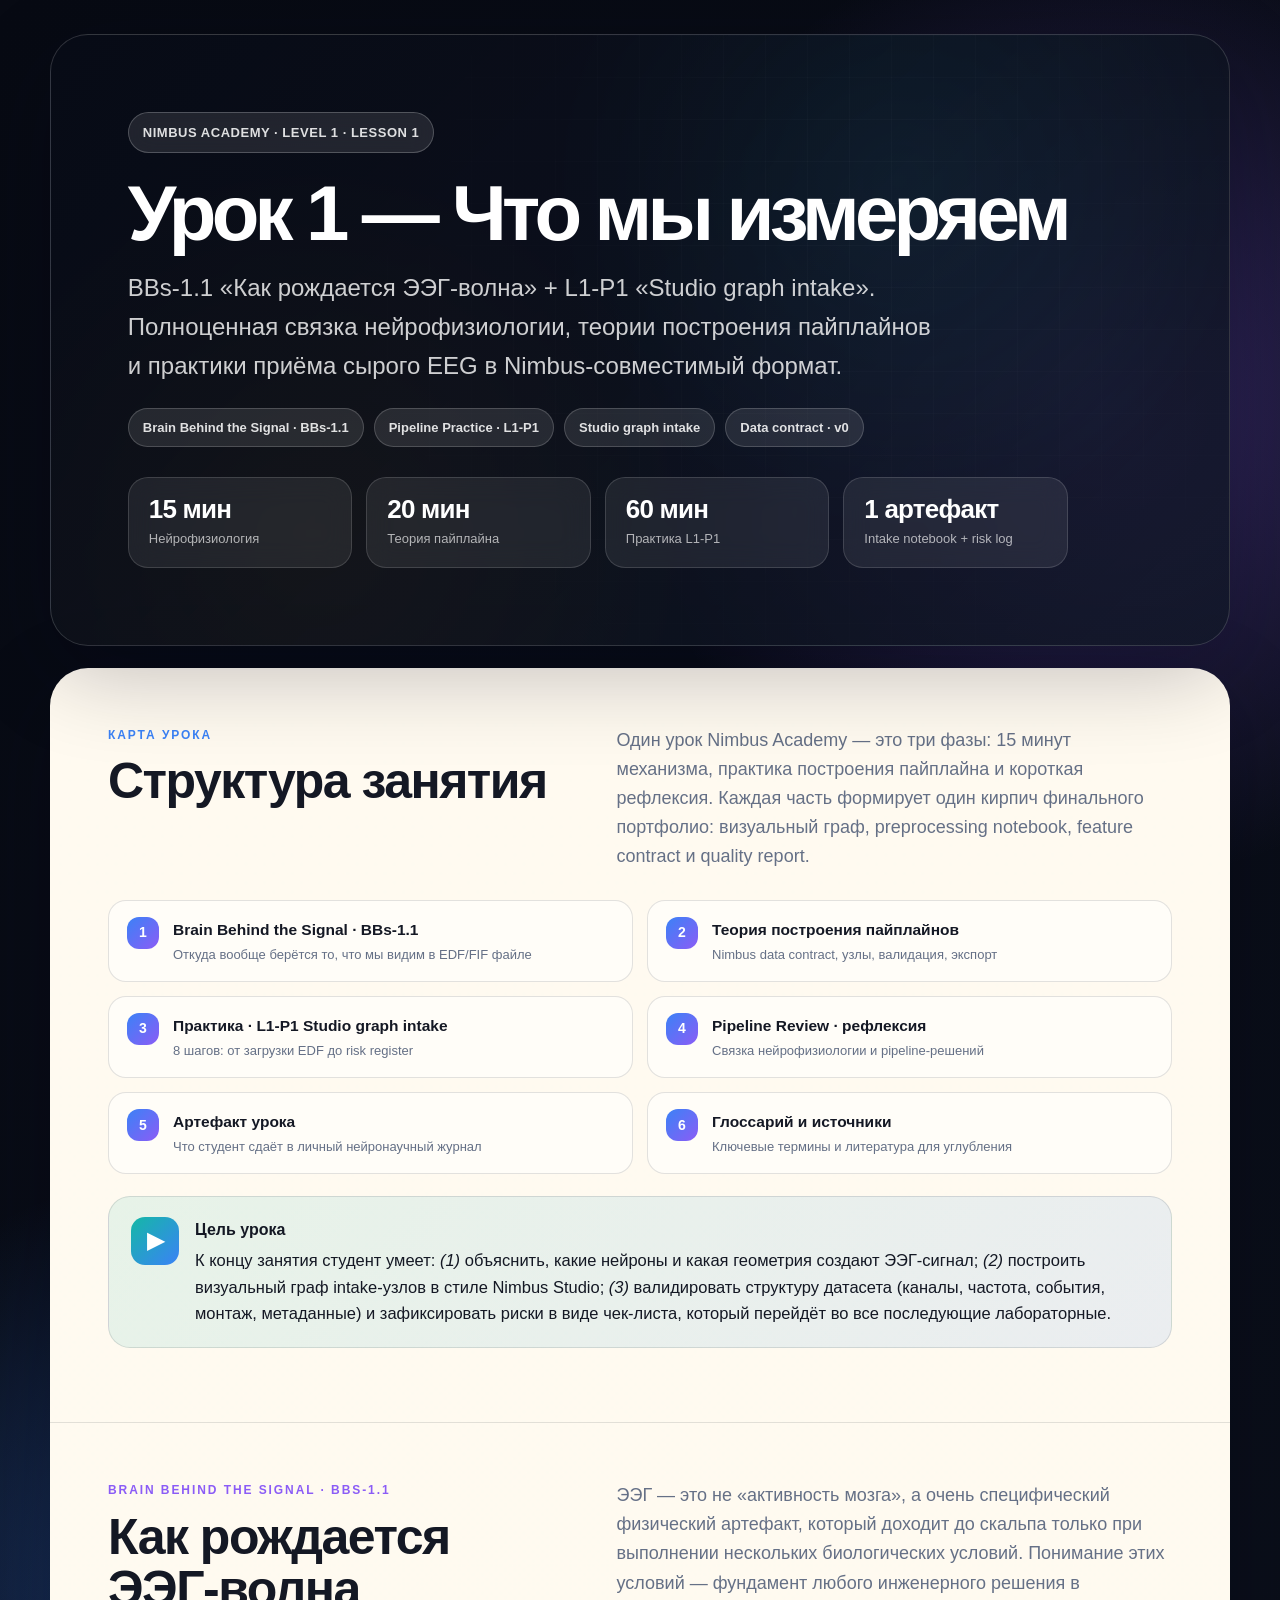
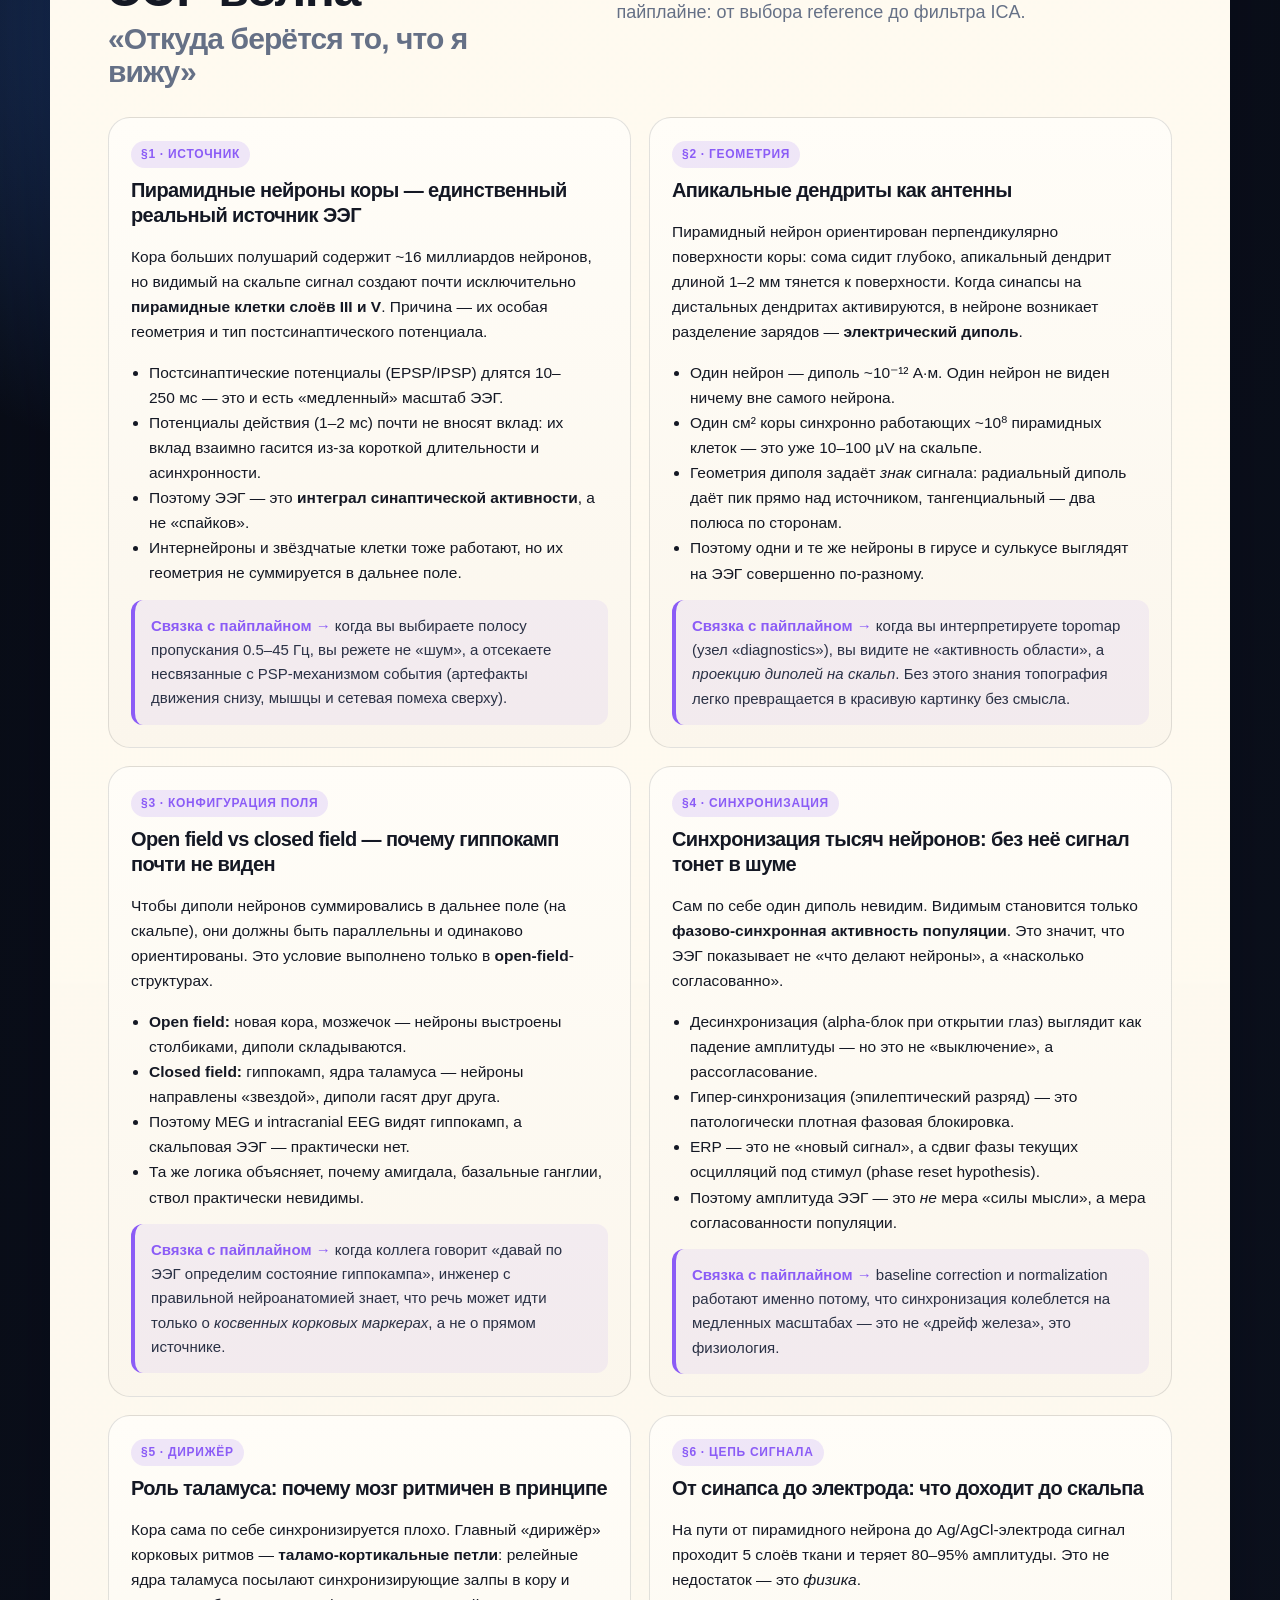
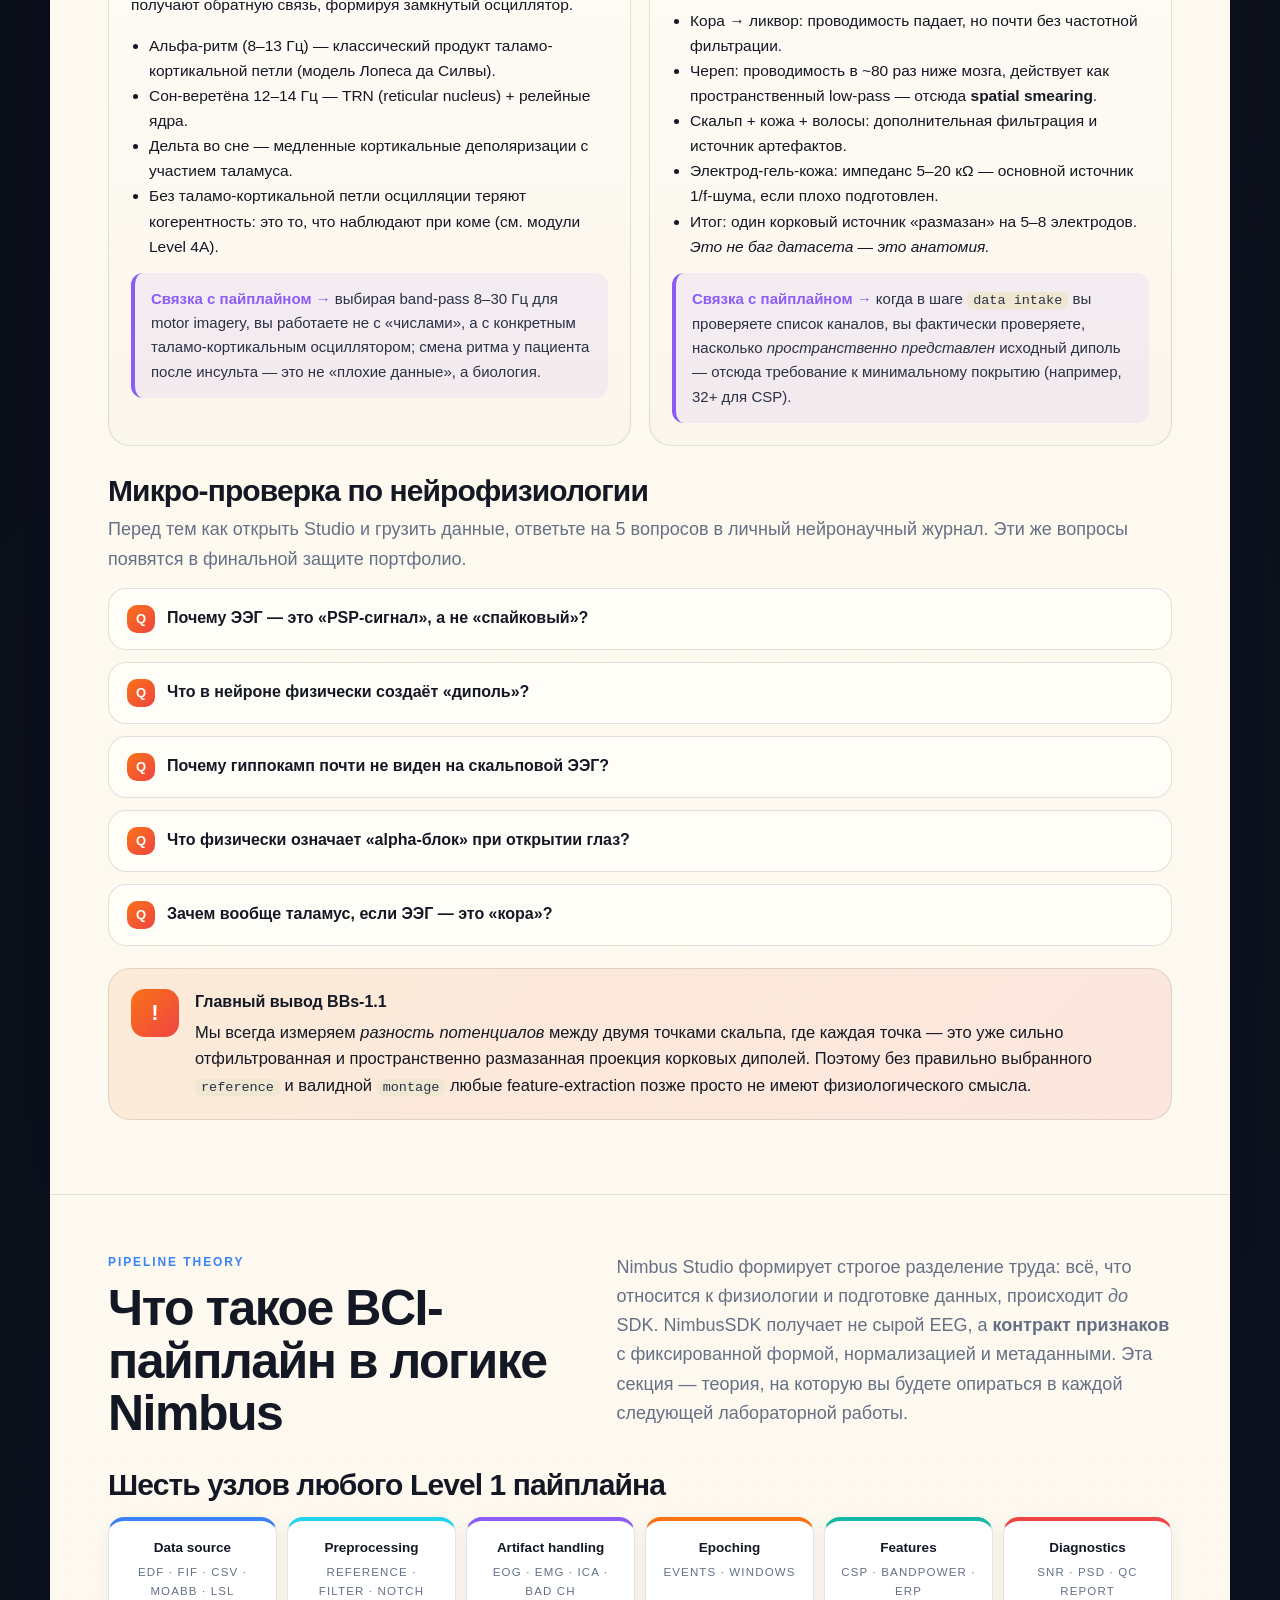
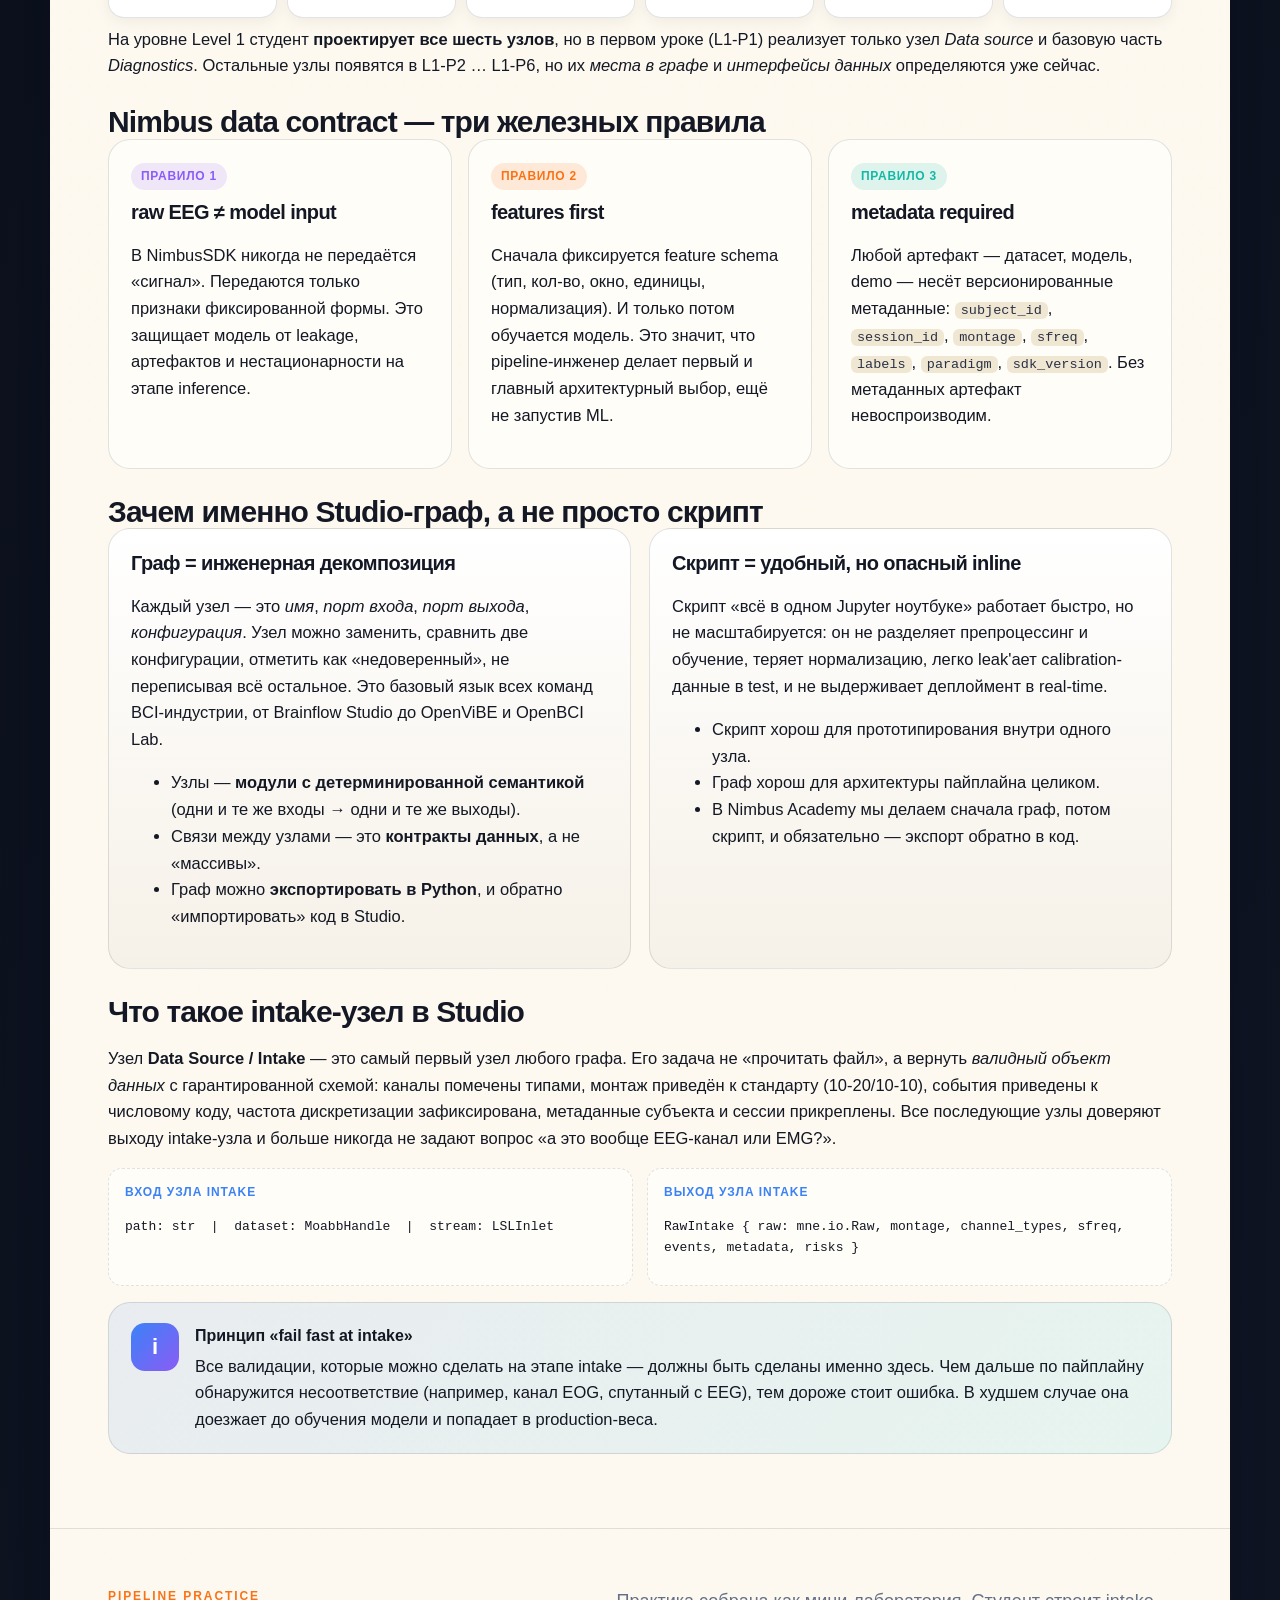
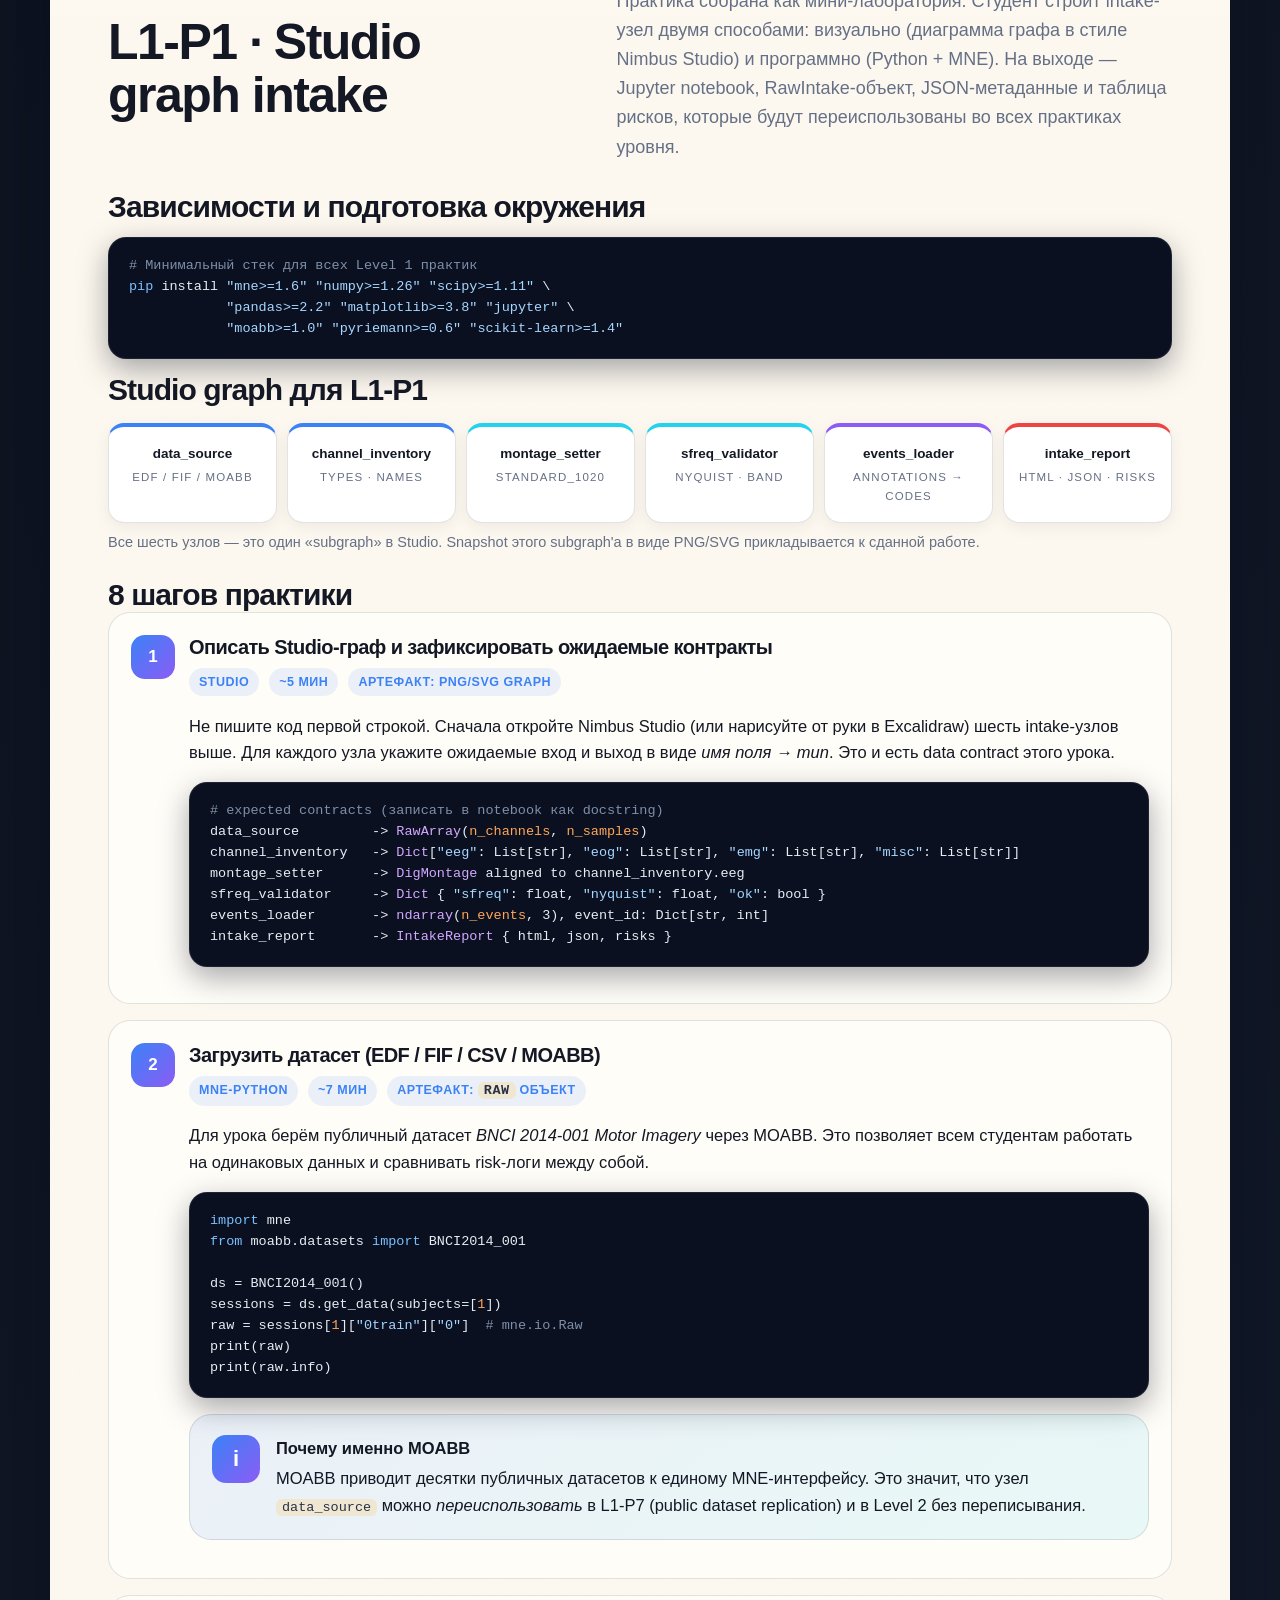
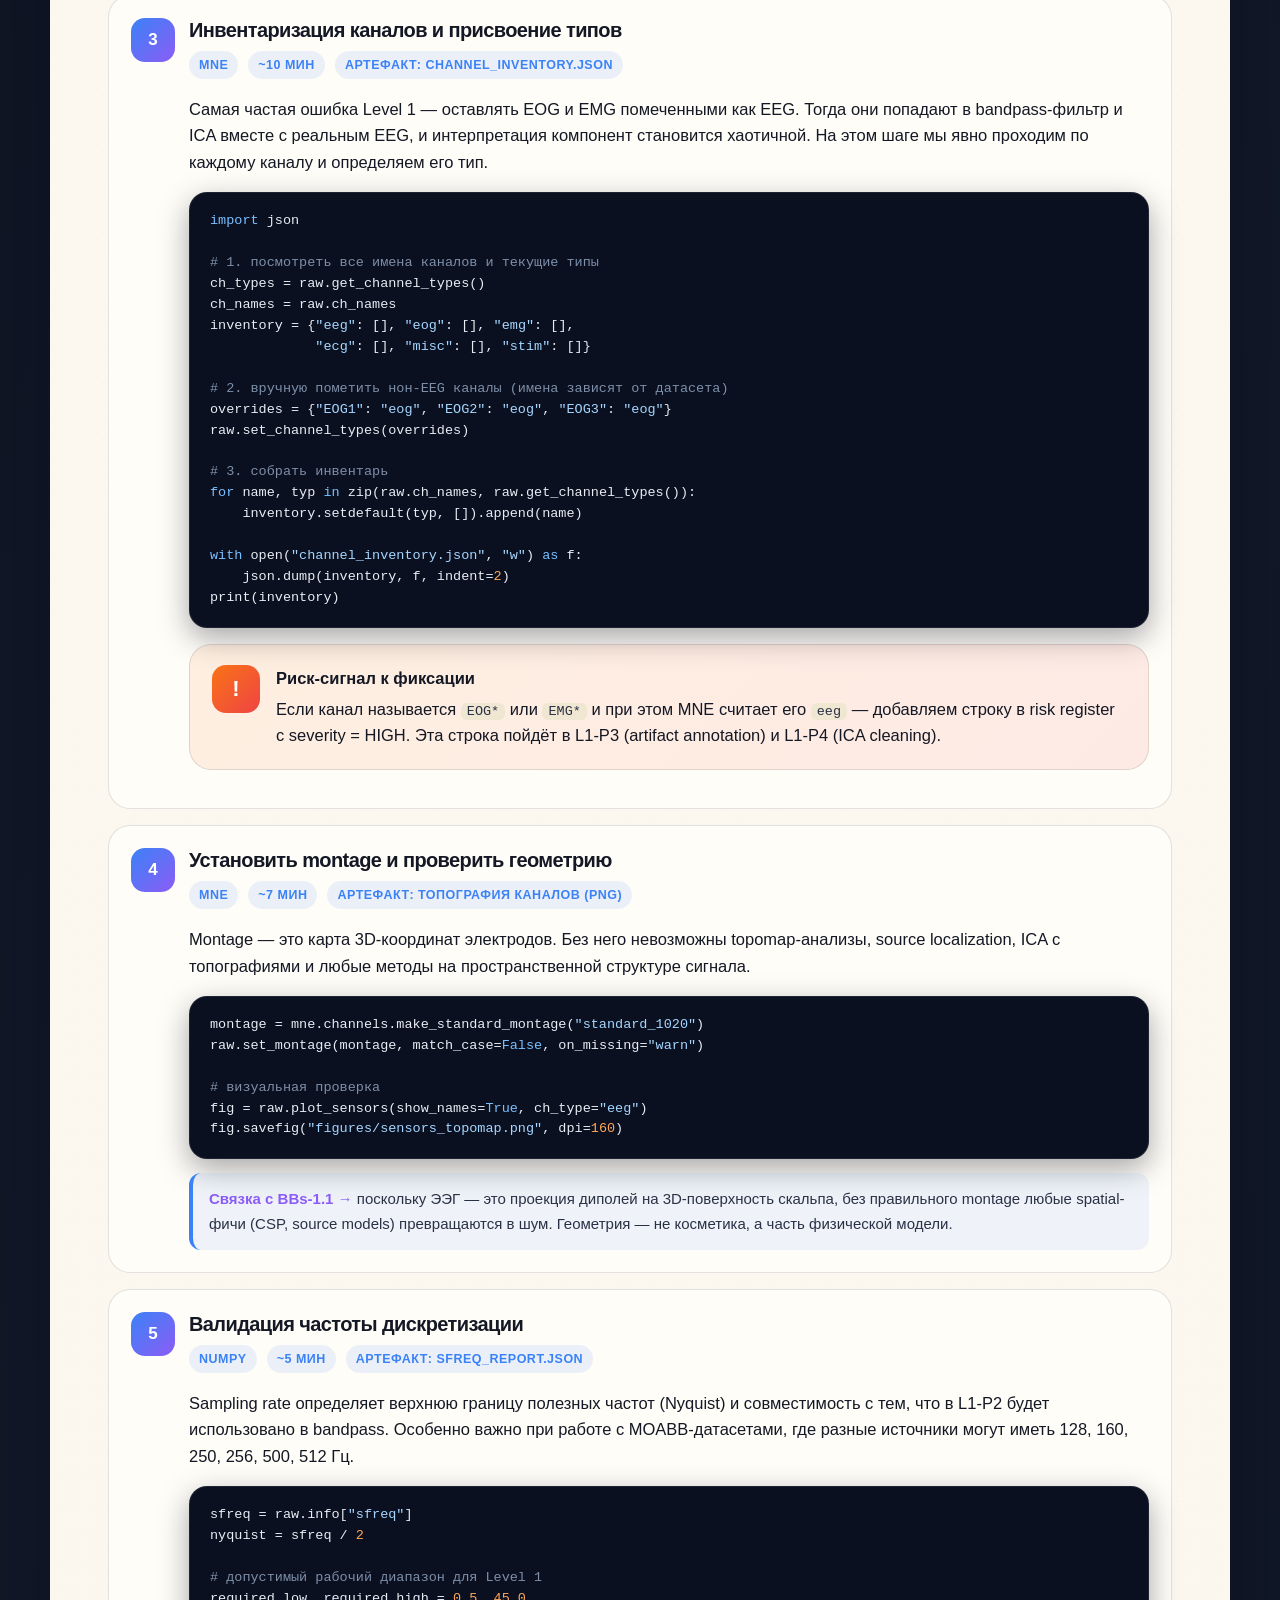
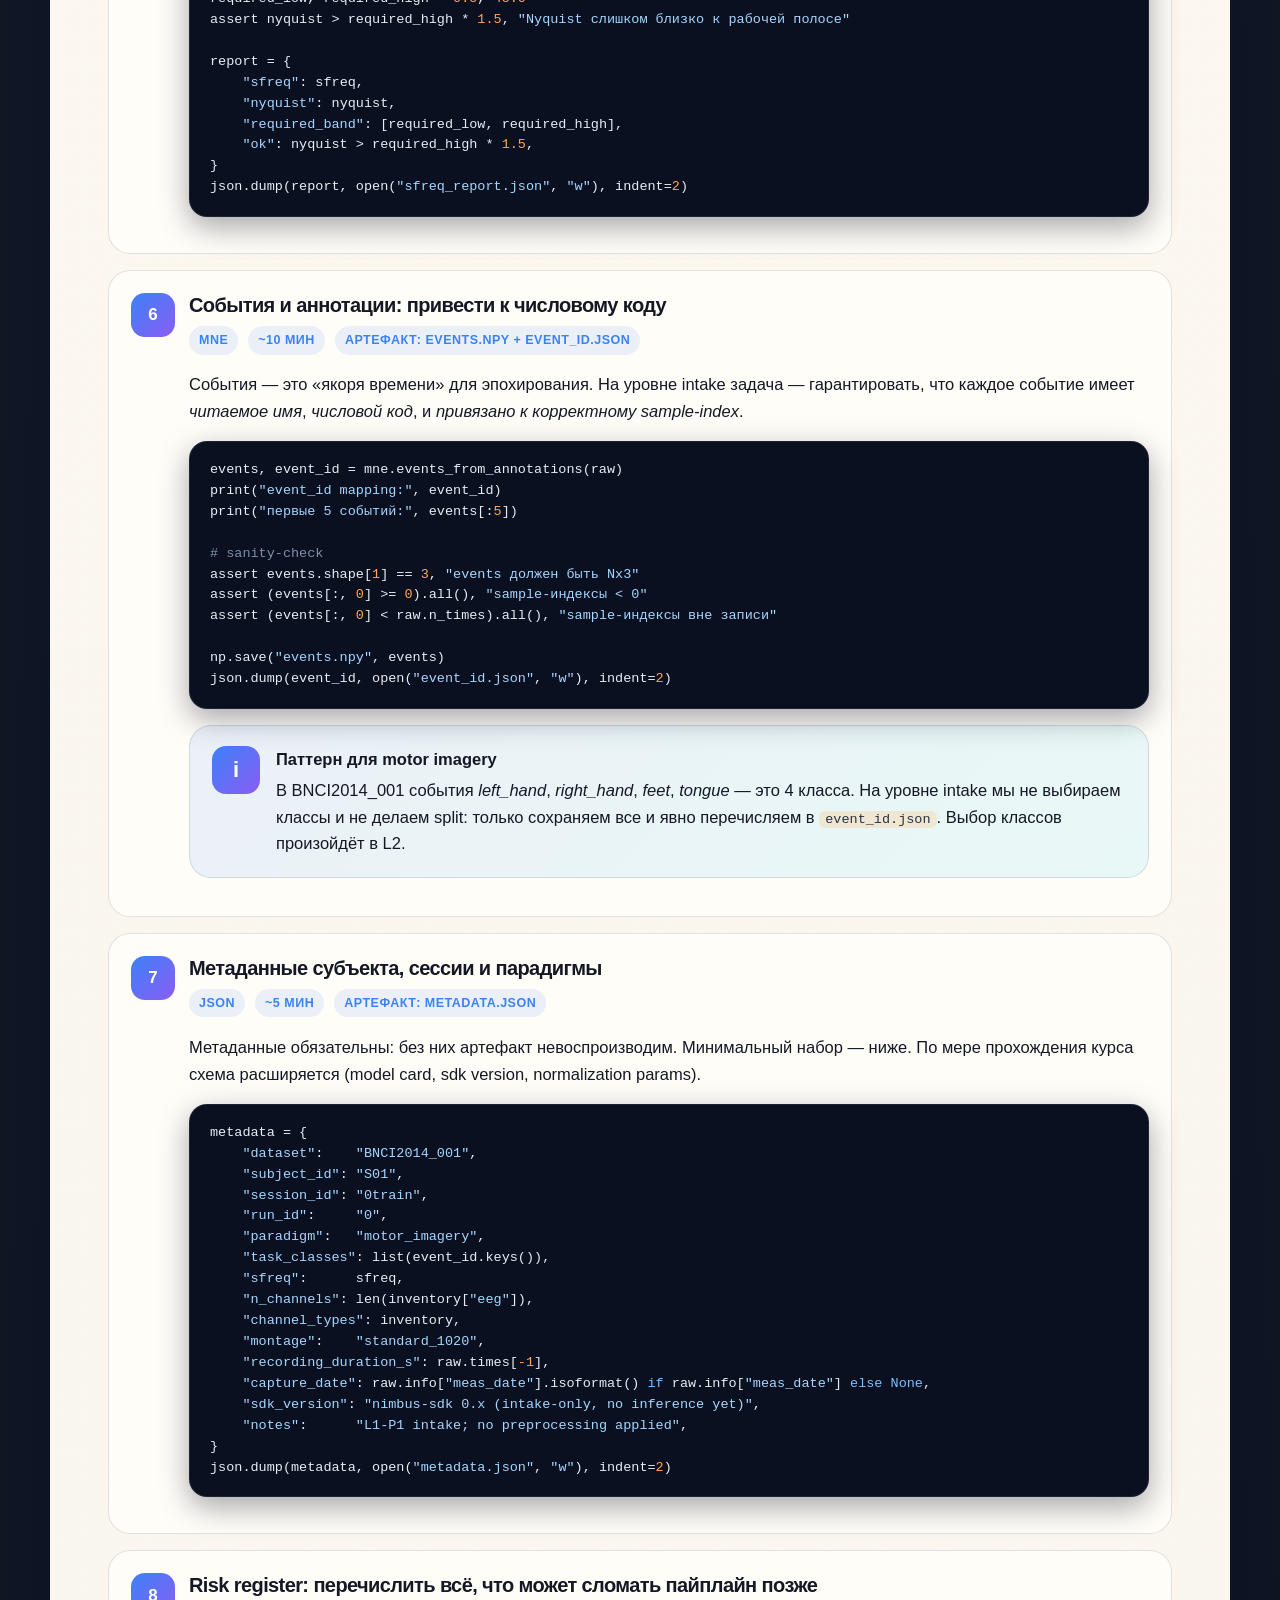
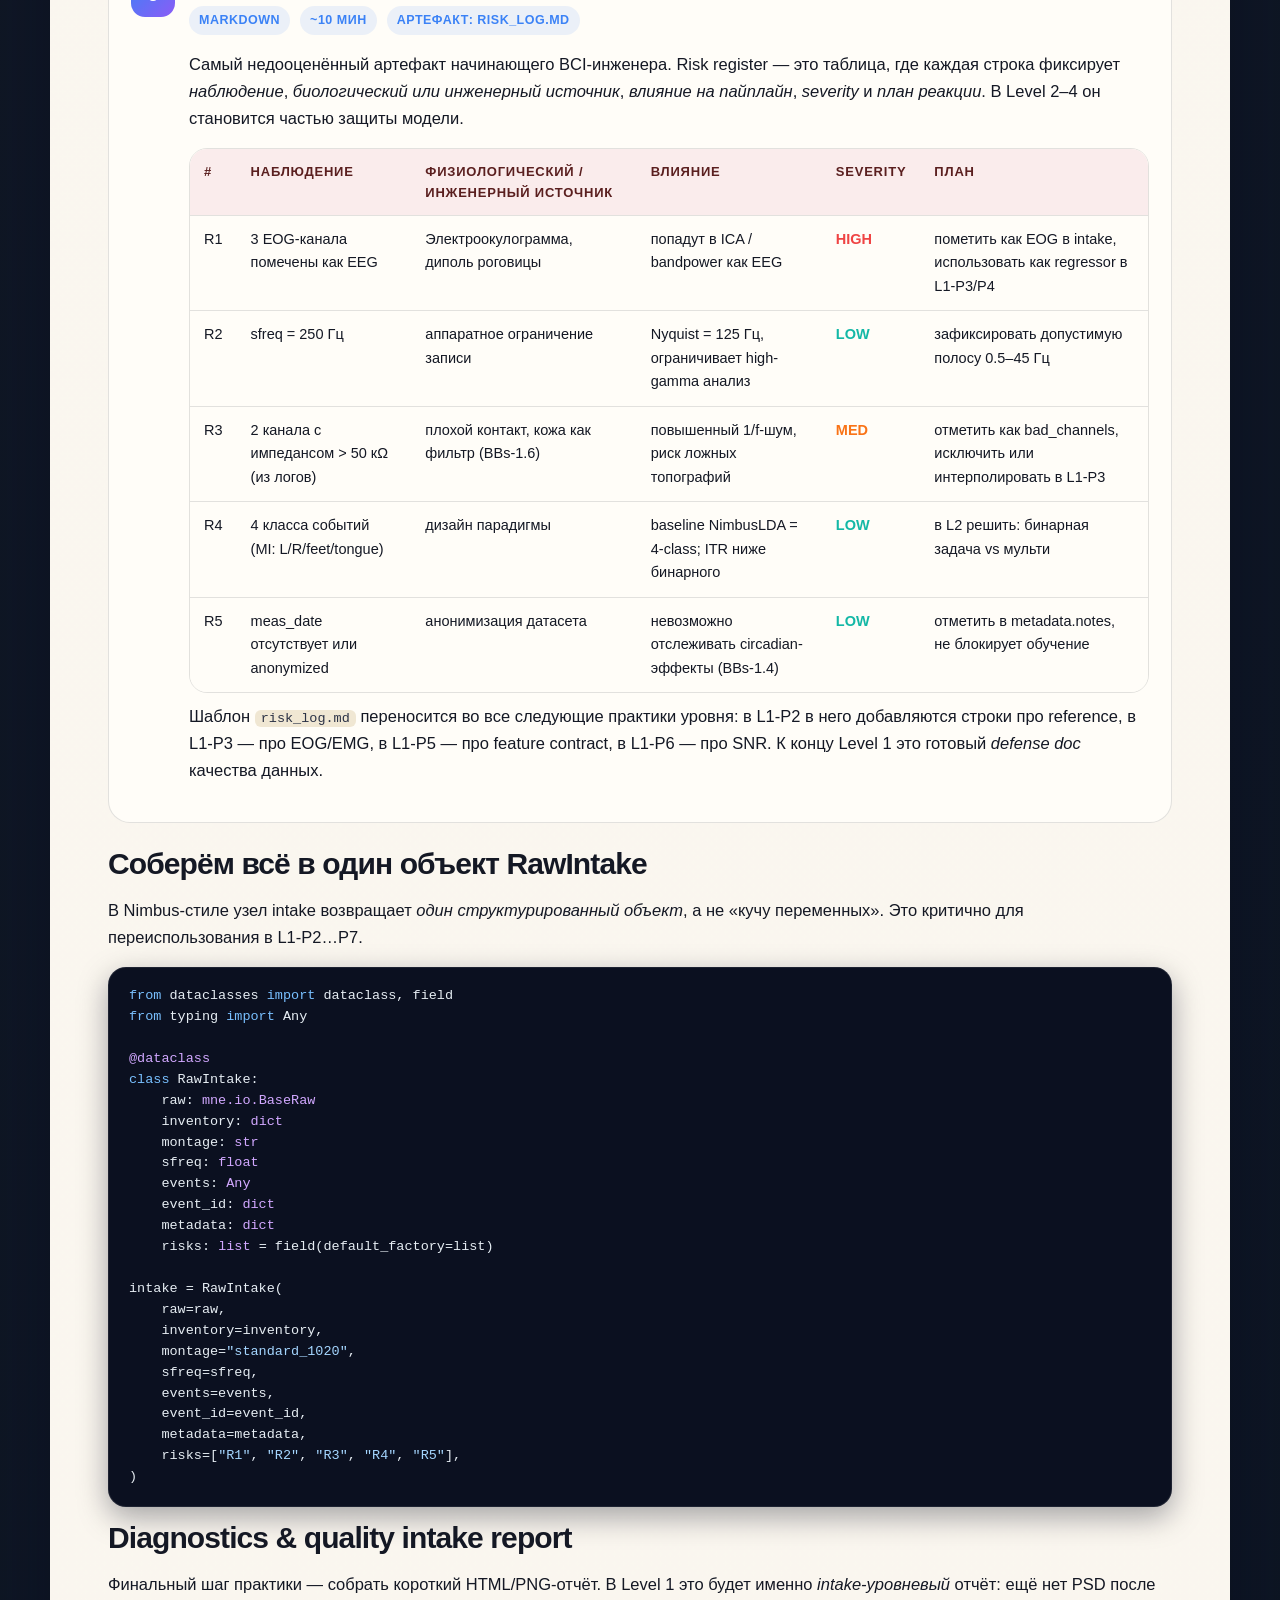
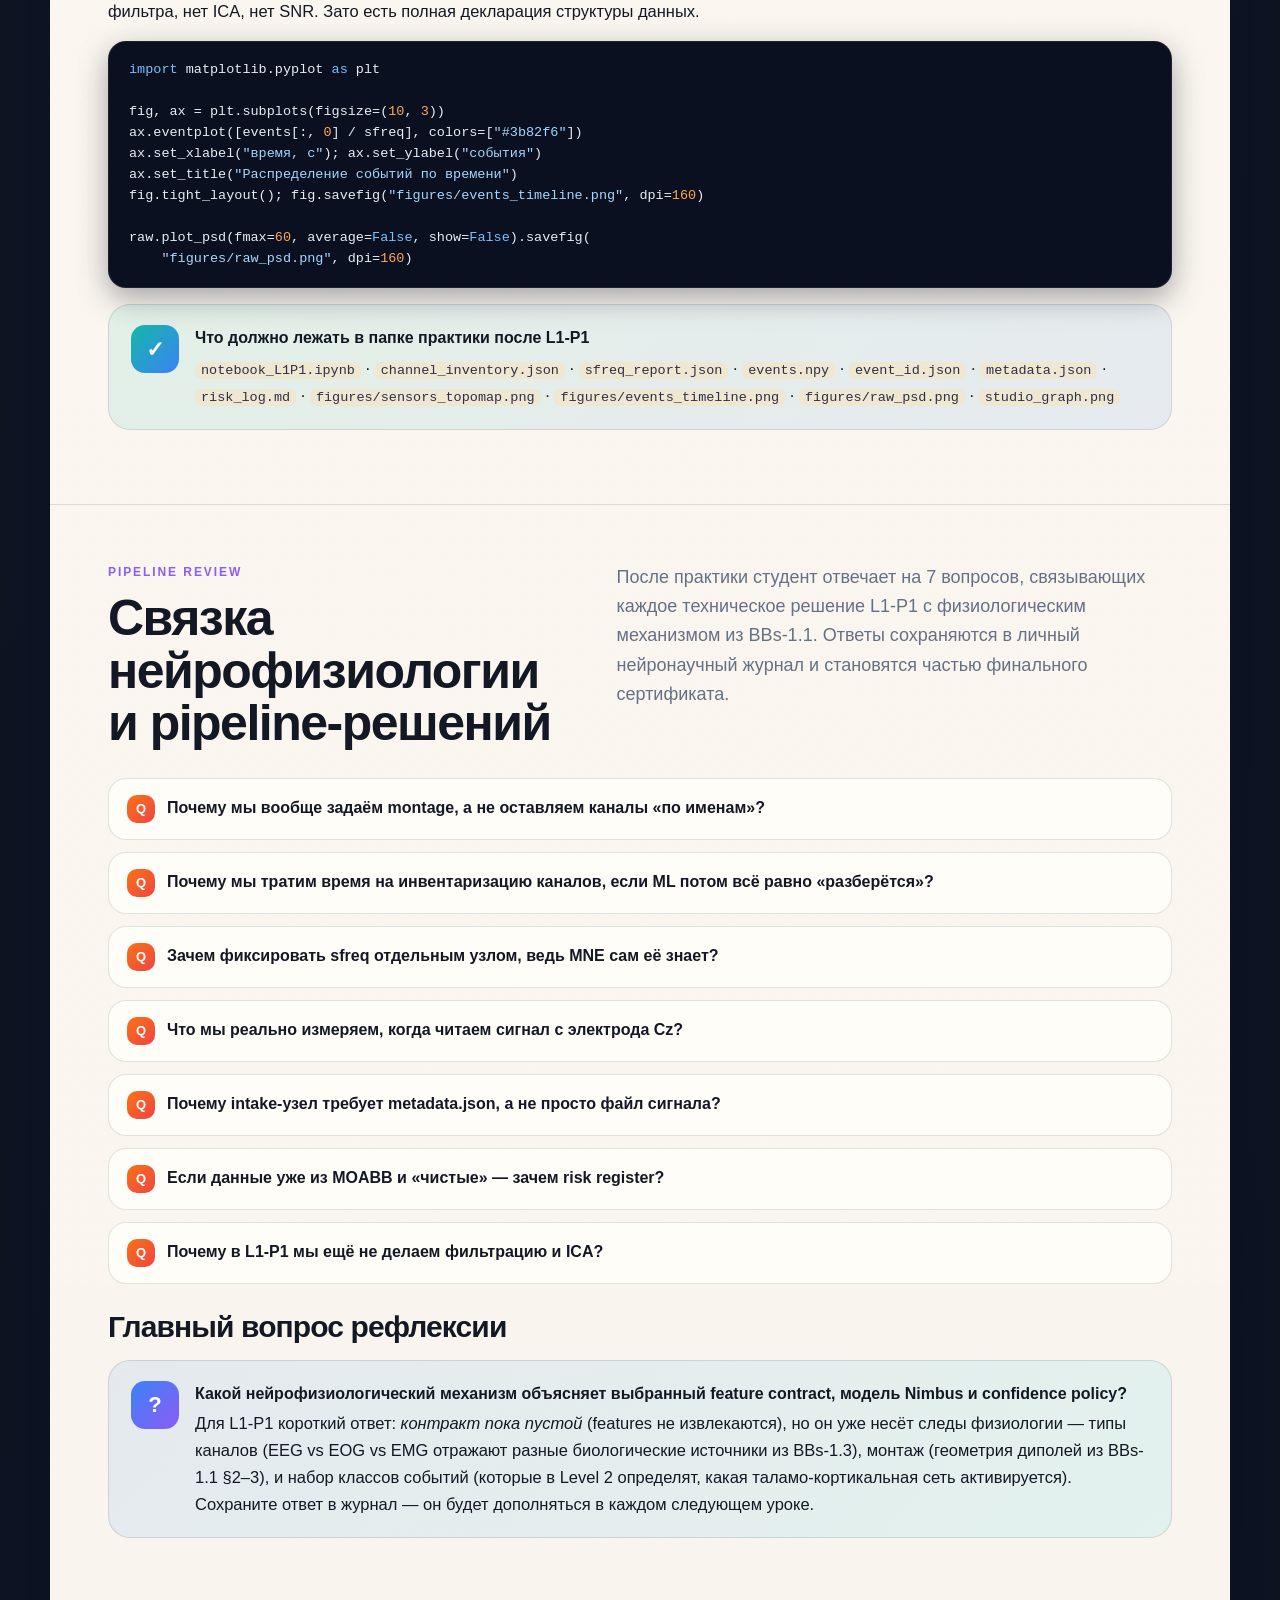
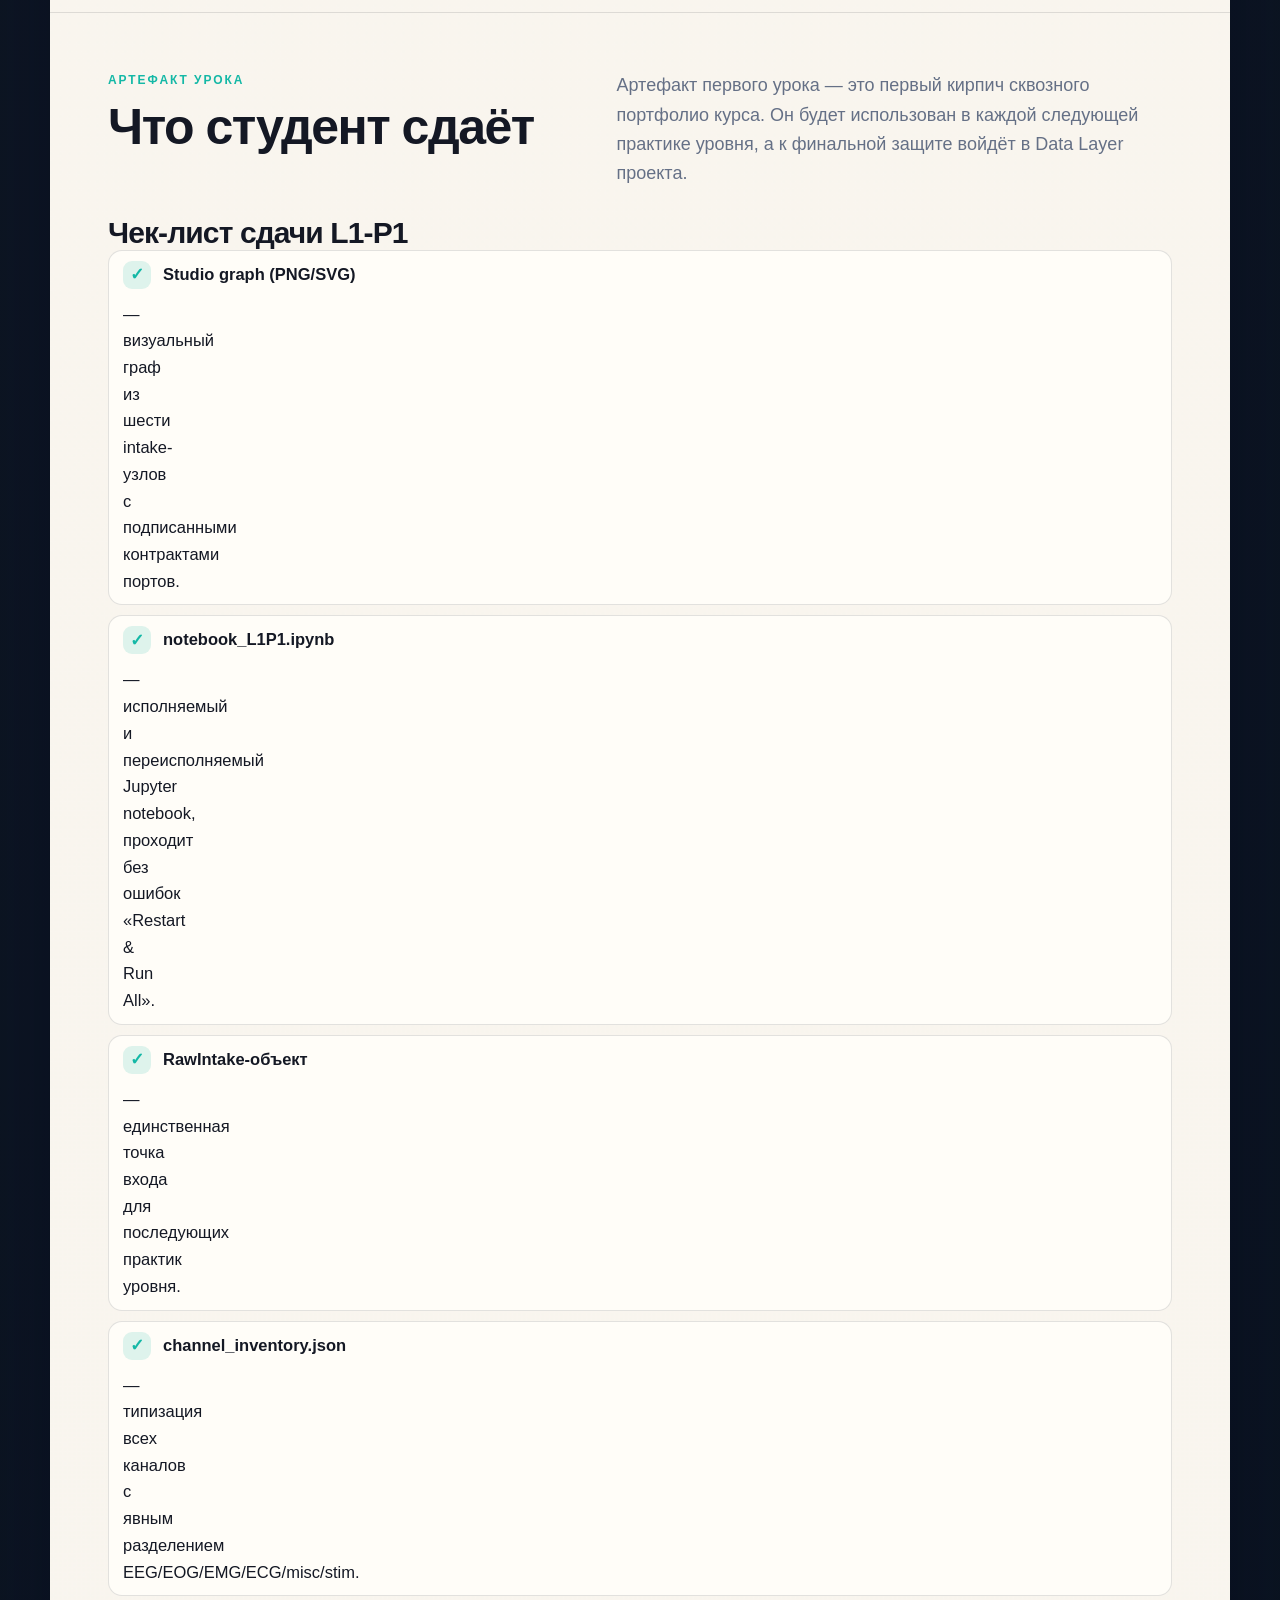
<file: nimbus-academy-l1-p1-lesson.html>
<!doctype html>
<html lang="ru">
<head>
  <meta charset="utf-8">
  <meta name="viewport" content="width=device-width, initial-scale=1">
  <title>Nimbus Academy · Урок 1 · L1-P1 — Studio Graph Intake</title>
  <style>
    :root {
      --bg: #080b16;
      --bg-soft: #11182a;
      --paper: #f7f4ee;
      --paper-2: #fffaf0;
      --ink: #141824;
      --muted: #657086;
      --line: rgba(20, 24, 36, 0.12);
      --blue: #3b82f6;
      --yellow: #f2b705;
      --orange: #f97316;
      --red: #ef4444;
      --cyan: #22d3ee;
      --violet: #8b5cf6;
      --green: #14b8a6;
      --shadow: 0 28px 90px rgba(2, 6, 23, 0.24);
      --radius: 28px;
    }
    * { box-sizing: border-box; }
    html { scroll-behavior: smooth; }
    body {
      margin: 0;
      font-family: Inter, "Segoe UI", Roboto, Arial, sans-serif;
      color: var(--ink);
      background:
        radial-gradient(circle at 16% 8%, rgba(59, 130, 246, 0.35), transparent 28rem),
        radial-gradient(circle at 86% 2%, rgba(139, 92, 246, 0.32), transparent 30rem),
        radial-gradient(circle at 50% 60%, rgba(20, 184, 166, 0.20), transparent 34rem),
        linear-gradient(135deg, #070a13 0%, #111827 44%, #07111f 100%);
      line-height: 1.62;
    }
    a { color: inherit; }
    .page {
      width: min(1180px, calc(100% - 36px));
      margin: 0 auto;
      padding: 34px 0 64px;
    }

    .hero {
      position: relative;
      overflow: hidden;
      min-height: 560px;
      display: grid;
      align-items: end;
      padding: clamp(32px, 6vw, 78px);
      border: 1px solid rgba(255, 255, 255, 0.16);
      border-radius: 38px;
      color: #fff;
      background:
        linear-gradient(135deg, rgba(8, 11, 22, 0.90), rgba(17, 24, 39, 0.74)),
        radial-gradient(circle at 72% 24%, rgba(34, 211, 238, 0.32), transparent 22rem),
        radial-gradient(circle at 22% 82%, rgba(242, 183, 5, 0.22), transparent 24rem);
      box-shadow: var(--shadow);
    }
    .hero::before {
      content: "";
      position: absolute; inset: 0;
      opacity: 0.32;
      background-image:
        linear-gradient(rgba(255, 255, 255, 0.07) 1px, transparent 1px),
        linear-gradient(90deg, rgba(255, 255, 255, 0.07) 1px, transparent 1px);
      background-size: 42px 42px;
      mask-image: radial-gradient(circle at 68% 24%, #000, transparent 68%);
    }
    .hero-content { position: relative; z-index: 1; max-width: 940px; }

    .kicker {
      display: inline-flex; align-items: center; gap: 10px;
      padding: 9px 14px;
      border: 1px solid rgba(255, 255, 255, 0.22);
      border-radius: 999px;
      background: rgba(255, 255, 255, 0.10);
      color: rgba(255, 255, 255, 0.86);
      font-size: 13px; font-weight: 750;
      letter-spacing: 0.04em; text-transform: uppercase;
      backdrop-filter: blur(12px);
    }
    .hero-tags { display: flex; flex-wrap: wrap; gap: 10px; margin-top: 22px; }
    .hero-tag {
      padding: 8px 14px;
      border-radius: 999px;
      background: rgba(255, 255, 255, 0.10);
      border: 1px solid rgba(255, 255, 255, 0.18);
      font-size: 13px; color: rgba(255, 255, 255, 0.86);
      font-weight: 600;
    }
    h1 {
      margin: 22px 0 18px;
      font-size: clamp(38px, 6.4vw, 78px);
      line-height: 0.98;
      letter-spacing: -0.06em;
    }
    .subtitle {
      max-width: 820px; margin: 0;
      color: rgba(255, 255, 255, 0.80);
      font-size: clamp(18px, 2.2vw, 24px);
    }
    .hero-stats {
      display: grid;
      grid-template-columns: repeat(4, minmax(0, 1fr));
      gap: 14px;
      margin-top: 30px;
    }
    .hero-stat {
      padding: 18px 20px;
      border: 1px solid rgba(255, 255, 255, 0.14);
      border-radius: 20px;
      background: rgba(255, 255, 255, 0.08);
      backdrop-filter: blur(14px);
    }
    .hero-stat strong {
      display: block;
      font-size: 26px; line-height: 1; letter-spacing: -0.03em;
      color: #fff;
    }
    .hero-stat span {
      display: block; margin-top: 6px;
      color: rgba(255, 255, 255, 0.66);
      font-size: 13px;
    }

    .document {
      margin-top: 22px;
      overflow: hidden;
      border-radius: 38px;
      background:
        linear-gradient(180deg, rgba(255, 250, 240, 0.96), rgba(247, 244, 238, 0.98)),
        var(--paper);
      box-shadow: var(--shadow);
    }
    .section {
      padding: clamp(28px, 5vw, 58px);
      border-bottom: 1px solid var(--line);
    }
    .section:last-child { border-bottom: 0; }
    .section-header {
      display: grid;
      grid-template-columns: minmax(0, 0.9fr) minmax(0, 1.1fr);
      gap: clamp(24px, 5vw, 54px);
      align-items: start;
      margin-bottom: 28px;
    }
    @media (max-width: 880px) {
      .section-header { grid-template-columns: 1fr; }
      .hero-stats { grid-template-columns: repeat(2, minmax(0, 1fr)); }
    }
    .eyebrow {
      margin: 0 0 10px;
      color: var(--blue);
      font-size: 12px; font-weight: 900;
      letter-spacing: 0.16em; text-transform: uppercase;
    }
    .eyebrow.violet { color: var(--violet); }
    .eyebrow.orange { color: var(--orange); }
    .eyebrow.green  { color: var(--green); }
    .eyebrow.red    { color: var(--red); }
    h2, h3, h4, h5 { margin: 0; letter-spacing: -0.03em; }
    h2 { font-size: clamp(28px, 4.4vw, 50px); line-height: 1.05; }
    h3 { font-size: clamp(22px, 2.8vw, 30px); line-height: 1.12; margin-top: 6px;}
    h4 { font-size: 20px; line-height: 1.25; }
    h5 { font-size: 15px; letter-spacing: 0.08em; text-transform: uppercase; color: var(--muted); }
    p, li { font-size: 16.5px; }
    .lead { margin: 0; color: var(--muted); font-size: 18px; }

    /* TOC */
    .toc {
      display: grid;
      grid-template-columns: repeat(2, minmax(0, 1fr));
      gap: 14px;
      margin-top: 14px;
    }
    @media (max-width: 720px) { .toc { grid-template-columns: 1fr; } }
    .toc a {
      display: flex; gap: 14px; align-items: flex-start;
      padding: 16px 18px;
      border: 1px solid var(--line);
      border-radius: 18px;
      background: #fffdf8;
      text-decoration: none;
      transition: transform .12s ease, border-color .12s ease, background .12s ease;
    }
    .toc a:hover { transform: translateY(-2px); border-color: var(--blue); background: #fff; }
    .toc-num {
      flex: 0 0 auto;
      width: 32px; height: 32px; border-radius: 12px;
      display: grid; place-items: center;
      background: linear-gradient(135deg, var(--blue), var(--violet));
      color: #fff; font-weight: 900; font-size: 14px;
    }
    .toc-text strong { display: block; font-size: 15.5px; color: var(--ink); }
    .toc-text span { display: block; font-size: 13px; color: var(--muted); margin-top: 2px; }

    /* Generic blocks */
    .grid-2 {
      display: grid; grid-template-columns: repeat(2, minmax(0, 1fr)); gap: 18px;
    }
    .grid-3 {
      display: grid; grid-template-columns: repeat(3, minmax(0, 1fr)); gap: 16px;
    }
    @media (max-width: 880px) { .grid-2, .grid-3 { grid-template-columns: 1fr; } }

    .card {
      padding: 22px;
      border: 1px solid var(--line);
      border-radius: 22px;
      background: #fffdf8;
    }
    .card.tinted {
      background: linear-gradient(180deg, #fff, #f6f1e8);
    }
    .card h4 { margin-bottom: 8px; }
    .card .pill {
      display: inline-block;
      padding: 4px 10px;
      border-radius: 999px;
      background: rgba(59, 130, 246, 0.12);
      color: var(--blue);
      font-size: 12px; font-weight: 700;
      letter-spacing: 0.06em; text-transform: uppercase;
      margin-bottom: 10px;
    }
    .card .pill.violet { background: rgba(139, 92, 246, 0.14); color: var(--violet); }
    .card .pill.orange { background: rgba(249, 115, 22, 0.14); color: var(--orange); }
    .card .pill.green  { background: rgba(20, 184, 166, 0.14); color: var(--green); }
    .card .pill.red    { background: rgba(239, 68, 68, 0.14); color: var(--red); }

    .callout {
      display: grid;
      grid-template-columns: 48px 1fr;
      gap: 16px;
      padding: 20px 22px;
      border-radius: 22px;
      border: 1px solid var(--line);
      background: linear-gradient(135deg, rgba(59, 130, 246, 0.10), rgba(34, 211, 238, 0.10));
      margin: 16px 0;
    }
    .callout .icon {
      width: 48px; height: 48px; border-radius: 14px;
      display: grid; place-items: center;
      background: linear-gradient(135deg, var(--blue), var(--violet));
      color: #fff; font-weight: 900; font-size: 22px;
    }
    .callout.warn { background: linear-gradient(135deg, rgba(249, 115, 22, 0.10), rgba(239, 68, 68, 0.10)); }
    .callout.warn .icon { background: linear-gradient(135deg, var(--orange), var(--red)); }
    .callout.green { background: linear-gradient(135deg, rgba(20, 184, 166, 0.10), rgba(59, 130, 246, 0.10)); }
    .callout.green .icon { background: linear-gradient(135deg, var(--green), var(--blue)); }
    .callout p { margin: 0; }
    .callout strong { display: block; margin-bottom: 4px; }

    /* Pipeline node diagram */
    .nodes {
      display: grid;
      grid-template-columns: repeat(6, minmax(0, 1fr));
      gap: 10px;
      margin: 16px 0 8px;
    }
    @media (max-width: 880px) { .nodes { grid-template-columns: repeat(2, 1fr); } }
    .node {
      position: relative;
      padding: 16px 14px;
      border-radius: 16px;
      background: #fff;
      border: 1px solid var(--line);
      text-align: center;
      font-weight: 700;
      font-size: 13.5px;
      box-shadow: 0 4px 16px rgba(8, 11, 22, 0.06);
    }
    .node small {
      display: block; margin-top: 4px;
      color: var(--muted); font-weight: 500; font-size: 11.5px;
      text-transform: uppercase; letter-spacing: 0.1em;
    }
    .node.b1 { border-top: 4px solid var(--blue); }
    .node.b2 { border-top: 4px solid var(--cyan); }
    .node.b3 { border-top: 4px solid var(--violet); }
    .node.b4 { border-top: 4px solid var(--orange); }
    .node.b5 { border-top: 4px solid var(--green); }
    .node.b6 { border-top: 4px solid var(--red); }

    /* Code blocks */
    pre.code {
      margin: 14px 0;
      padding: 18px 20px;
      border-radius: 18px;
      background: #0b1020;
      color: #e6edf3;
      font-family: "JetBrains Mono", "SF Mono", Menlo, Consolas, monospace;
      font-size: 13.5px;
      line-height: 1.55;
      overflow-x: auto;
      border: 1px solid rgba(255, 255, 255, 0.08);
      box-shadow: 0 10px 30px rgba(2, 6, 23, 0.35);
    }
    pre.code .c { color: #7d8fa9; }
    pre.code .k { color: #79c0ff; }
    pre.code .s { color: #a5d6ff; }
    pre.code .n { color: #ffa657; }
    pre.code .t { color: #d2a8ff; }

    /* Tables */
    .table-wrap { overflow-x: auto; border-radius: 18px; border: 1px solid var(--line); }
    table {
      width: 100%; border-collapse: collapse; background: #fffdf8;
      font-size: 14.5px;
    }
    th, td {
      padding: 12px 14px; text-align: left;
      border-bottom: 1px solid var(--line); vertical-align: top;
    }
    th { background: #faf3e3; font-weight: 800; font-size: 13px;
         text-transform: uppercase; letter-spacing: 0.06em; color: #383f55; }
    tr:last-child td { border-bottom: 0; }
    .mono { font-family: "JetBrains Mono", "SF Mono", Menlo, Consolas, monospace; font-size: 13px; }

    /* Step list */
    .steps { counter-reset: stepc; list-style: none; padding: 0; margin: 0; display: grid; gap: 16px; }
    .steps > li {
      counter-increment: stepc;
      position: relative;
      padding: 22px 22px 22px 80px;
      border: 1px solid var(--line);
      border-radius: 22px;
      background: #fffdf8;
    }
    .steps > li::before {
      content: counter(stepc);
      position: absolute; left: 22px; top: 22px;
      width: 44px; height: 44px; border-radius: 14px;
      display: grid; place-items: center;
      background: linear-gradient(135deg, var(--blue), var(--violet));
      color: #fff; font-weight: 900; font-size: 17px;
    }
    .steps h4 { margin-bottom: 6px; }
    .step-meta {
      display: flex; flex-wrap: wrap; gap: 10px;
      margin: 8px 0 12px;
      font-size: 12.5px;
    }
    .step-meta span {
      padding: 4px 10px;
      border-radius: 999px;
      background: rgba(59, 130, 246, 0.10);
      color: var(--blue);
      font-weight: 700; letter-spacing: 0.04em; text-transform: uppercase;
    }

    /* Q&A */
    .qa {
      display: grid; gap: 12px; margin-top: 14px;
    }
    .qa details {
      padding: 16px 18px;
      border: 1px solid var(--line);
      border-radius: 18px;
      background: #fffdf8;
    }
    .qa summary {
      cursor: pointer;
      font-weight: 800;
      list-style: none;
      display: flex; gap: 12px; align-items: flex-start;
    }
    .qa summary::-webkit-details-marker { display: none; }
    .qa summary::before {
      content: "Q"; flex: 0 0 auto;
      width: 28px; height: 28px; border-radius: 10px;
      display: grid; place-items: center;
      background: linear-gradient(135deg, var(--orange), var(--red));
      color: #fff; font-size: 13px;
    }
    .qa details[open] summary::before { content: "A"; background: linear-gradient(135deg, var(--green), var(--blue)); }
    .qa details p { margin: 12px 0 0 40px; color: #2a3145; }

    /* Footer / sign-off */
    .signoff {
      padding: clamp(28px, 5vw, 50px);
      color: #fff;
      background:
        linear-gradient(135deg, rgba(8, 11, 22, 0.92), rgba(17, 24, 39, 0.84)),
        radial-gradient(circle at 30% 30%, rgba(34, 211, 238, 0.24), transparent 24rem);
      border-radius: 32px;
      margin-top: 22px;
      box-shadow: var(--shadow);
    }
    .signoff h2 { font-size: clamp(26px, 3.6vw, 38px); margin-bottom: 12px; }
    .signoff p { color: rgba(255, 255, 255, 0.78); }
    .badges {
      display: flex; flex-wrap: wrap; gap: 10px; margin-top: 18px;
    }
    .badge {
      padding: 8px 14px;
      border-radius: 999px;
      background: rgba(255, 255, 255, 0.10);
      border: 1px solid rgba(255, 255, 255, 0.18);
      font-size: 13px; font-weight: 700;
    }

    /* Checklist */
    .check {
      list-style: none; padding: 0; margin: 0;
      display: grid; gap: 10px;
    }
    .check li {
      display: grid; grid-template-columns: 28px 1fr; gap: 12px;
      padding: 10px 14px;
      border: 1px solid var(--line);
      border-radius: 14px;
      background: #fffdf8;
    }
    .check li::before {
      content: "✓"; width: 28px; height: 28px;
      border-radius: 9px; background: rgba(20, 184, 166, 0.14);
      color: var(--green); font-weight: 900;
      display: grid; place-items: center;
    }

    /* Inline code */
    code.i {
      padding: 1px 6px;
      border-radius: 6px;
      background: #f0e7d3;
      color: #2a3145;
      font-family: "JetBrains Mono", "SF Mono", Menlo, Consolas, monospace;
      font-size: 13.5px;
    }

    .anchor { display: block; height: 0; visibility: hidden; }

    .brain-grid {
      display: grid;
      grid-template-columns: repeat(2, minmax(0, 1fr));
      gap: 18px;
    }
    @media (max-width: 880px) { .brain-grid { grid-template-columns: 1fr; } }
    .brain-card {
      padding: 22px;
      border: 1px solid var(--line);
      border-radius: 22px;
      background: linear-gradient(180deg, #fffdf8, #fbf6ec);
    }
    .brain-card h4 { color: var(--ink); }
    .brain-card .label {
      display: inline-block;
      padding: 4px 10px;
      border-radius: 999px;
      background: rgba(139, 92, 246, 0.14);
      color: var(--violet);
      font-size: 12px; font-weight: 800;
      letter-spacing: 0.06em; text-transform: uppercase;
      margin-bottom: 10px;
    }
    .brain-card p, .brain-card li { font-size: 15.5px; }
    .brain-card ul { padding-left: 18px; margin: 8px 0 0; }

    .bridge {
      margin-top: 14px;
      padding: 14px 16px;
      border-left: 4px solid var(--violet);
      border-radius: 12px;
      background: rgba(139, 92, 246, 0.08);
      color: #2a3145;
      font-size: 15px;
    }
    .bridge strong { color: var(--violet); }

    .contract {
      display: grid;
      grid-template-columns: repeat(2, minmax(0, 1fr));
      gap: 14px;
      margin: 12px 0;
    }
    @media (max-width: 720px) { .contract { grid-template-columns: 1fr; } }
    .contract-cell {
      padding: 14px 16px;
      border-radius: 14px;
      border: 1px dashed var(--line);
      background: #fffdf8;
    }
    .contract-cell h5 {
      margin: 0 0 6px;
      color: var(--blue);
      font-size: 12px;
    }

    .risk-table th { background: #faecec; color: #5a1f1f; }
    .risk-table td.severity-h { color: var(--red); font-weight: 800; }
    .risk-table td.severity-m { color: var(--orange); font-weight: 800; }
    .risk-table td.severity-l { color: var(--green); font-weight: 800; }
  </style>
</head>
<body>
  <div class="page">

    <!-- HERO -->
    <header class="hero">
      <div class="hero-content">
        <span class="kicker">Nimbus Academy · Level 1 · Lesson 1</span>
        <h1>Урок&nbsp;1 — Что мы измеряем</h1>
        <p class="subtitle">
          BBs-1.1 «Как рождается ЭЭГ-волна» + L1-P1 «Studio graph intake».
          Полноценная связка нейрофизиологии, теории построения пайплайнов и
          практики приёма сырого EEG в Nimbus-совместимый формат.
        </p>
        <div class="hero-tags">
          <span class="hero-tag">Brain Behind the Signal · BBs-1.1</span>
          <span class="hero-tag">Pipeline Practice · L1-P1</span>
          <span class="hero-tag">Studio graph intake</span>
          <span class="hero-tag">Data contract · v0</span>
        </div>
        <div class="hero-stats">
          <div class="hero-stat"><strong>15 мин</strong><span>Нейрофизиология</span></div>
          <div class="hero-stat"><strong>20 мин</strong><span>Теория пайплайна</span></div>
          <div class="hero-stat"><strong>60 мин</strong><span>Практика L1-P1</span></div>
          <div class="hero-stat"><strong>1 артефакт</strong><span>Intake notebook + risk log</span></div>
        </div>
      </div>
    </header>

    <!-- DOCUMENT -->
    <main class="document">

      <!-- LESSON NAVIGATION -->
      <section class="section">
        <div class="section-header">
          <div>
            <p class="eyebrow">Карта урока</p>
            <h2>Структура занятия</h2>
          </div>
          <p class="lead">
            Один урок Nimbus Academy — это три фазы: 15 минут механизма,
            практика построения пайплайна и короткая рефлексия. Каждая часть
            формирует один кирпич финального портфолио: визуальный граф,
            preprocessing notebook, feature contract и quality report.
          </p>
        </div>

        <nav class="toc">
          <a href="#bbs"><span class="toc-num">1</span>
            <span class="toc-text"><strong>Brain Behind the Signal · BBs-1.1</strong>
            <span>Откуда вообще берётся то, что мы видим в EDF/FIF файле</span></span></a>
          <a href="#theory"><span class="toc-num">2</span>
            <span class="toc-text"><strong>Теория построения пайплайнов</strong>
            <span>Nimbus data contract, узлы, валидация, экспорт</span></span></a>
          <a href="#practice"><span class="toc-num">3</span>
            <span class="toc-text"><strong>Практика · L1-P1 Studio graph intake</strong>
            <span>8 шагов: от загрузки EDF до risk register</span></span></a>
          <a href="#review"><span class="toc-num">4</span>
            <span class="toc-text"><strong>Pipeline Review · рефлексия</strong>
            <span>Связка нейрофизиологии и pipeline-решений</span></span></a>
          <a href="#deliverable"><span class="toc-num">5</span>
            <span class="toc-text"><strong>Артефакт урока</strong>
            <span>Что студент сдаёт в личный нейронаучный журнал</span></span></a>
          <a href="#glossary"><span class="toc-num">6</span>
            <span class="toc-text"><strong>Глоссарий и источники</strong>
            <span>Ключевые термины и литература для углубления</span></span></a>
        </nav>

        <div class="callout green" style="margin-top: 22px;">
          <div class="icon">▶</div>
          <div>
            <strong>Цель урока</strong>
            <p>К концу занятия студент умеет:
              <em>(1)</em> объяснить, какие нейроны и какая геометрия создают ЭЭГ-сигнал;
              <em>(2)</em> построить визуальный граф intake-узлов в стиле Nimbus Studio;
              <em>(3)</em> валидировать структуру датасета (каналы, частота, события, монтаж, метаданные)
              и зафиксировать риски в виде чек-листа, который перейдёт во все последующие лабораторные.</p>
          </div>
        </div>
      </section>

      <!-- SECTION 1 — BRAIN BEHIND THE SIGNAL -->
      <span id="bbs" class="anchor"></span>
      <section class="section">
        <div class="section-header">
          <div>
            <p class="eyebrow violet">Brain Behind the Signal · BBs-1.1</p>
            <h2>Как рождается ЭЭГ-волна</h2>
            <h3 style="color: var(--muted); font-weight: 600;">«Откуда берётся то, что я вижу»</h3>
          </div>
          <p class="lead">
            ЭЭГ — это не «активность мозга», а очень специфический физический
            артефакт, который доходит до скальпа только при выполнении нескольких
            биологических условий. Понимание этих условий — фундамент любого
            инженерного решения в пайплайне: от выбора reference до фильтра ICA.
          </p>
        </div>

        <div class="brain-grid">
          <article class="brain-card">
            <span class="label">§1 · Источник</span>
            <h4>Пирамидные нейроны коры — единственный реальный источник ЭЭГ</h4>
            <p>
              Кора больших полушарий содержит ~16 миллиардов нейронов, но видимый
              на скальпе сигнал создают почти исключительно <strong>пирамидные клетки слоёв III и V</strong>.
              Причина — их особая геометрия и тип постсинаптического потенциала.
            </p>
            <ul>
              <li>Постсинаптические потенциалы (EPSP/IPSP) длятся 10–250&nbsp;мс — это и есть «медленный» масштаб ЭЭГ.</li>
              <li>Потенциалы действия (1–2&nbsp;мс) почти не вносят вклад: их вклад взаимно гасится из-за короткой длительности и асинхронности.</li>
              <li>Поэтому ЭЭГ — это <strong>интеграл синаптической активности</strong>, а не «спайков».</li>
              <li>Интернейроны и звёздчатые клетки тоже работают, но их геометрия не суммируется в дальнее поле.</li>
            </ul>
            <div class="bridge">
              <strong>Связка с пайплайном →</strong> когда вы выбираете полосу пропускания 0.5–45 Гц,
              вы режете не «шум», а отсекаете несвязанные с PSP-механизмом события (артефакты движения снизу, мышцы и сетевая помеха сверху).
            </div>
          </article>

          <article class="brain-card">
            <span class="label">§2 · Геометрия</span>
            <h4>Апикальные дендриты как антенны</h4>
            <p>
              Пирамидный нейрон ориентирован перпендикулярно поверхности коры:
              сома сидит глубоко, апикальный дендрит длиной 1–2&nbsp;мм тянется к поверхности.
              Когда синапсы на дистальных дендритах активируются, в нейроне возникает
              разделение зарядов — <strong>электрический диполь</strong>.
            </p>
            <ul>
              <li>Один нейрон — диполь ~10⁻¹² A·м. Один нейрон не виден ничему вне самого нейрона.</li>
              <li>Один см² коры синхронно работающих ~10⁸ пирамидных клеток — это уже 10–100&nbsp;µV на скальпе.</li>
              <li>Геометрия диполя задаёт <em>знак</em> сигнала: радиальный диполь даёт пик прямо над источником, тангенциальный — два полюса по сторонам.</li>
              <li>Поэтому одни и те же нейроны в гирусе и сулькусе выглядят на ЭЭГ совершенно по-разному.</li>
            </ul>
            <div class="bridge">
              <strong>Связка с пайплайном →</strong> когда вы интерпретируете topomap (узел &laquo;diagnostics&raquo;), вы видите не «активность области»,
              а <em>проекцию диполей на скальп</em>. Без этого знания топография легко превращается в красивую картинку без смысла.
            </div>
          </article>

          <article class="brain-card">
            <span class="label">§3 · Конфигурация поля</span>
            <h4>Open field vs closed field — почему гиппокамп почти не виден</h4>
            <p>
              Чтобы диполи нейронов суммировались в дальнее поле (на скальпе),
              они должны быть параллельны и одинаково ориентированы. Это
              условие выполнено только в <strong>open-field</strong>-структурах.
            </p>
            <ul>
              <li><strong>Open field:</strong> новая кора, мозжечок — нейроны выстроены столбиками, диполи складываются.</li>
              <li><strong>Closed field:</strong> гиппокамп, ядра таламуса — нейроны направлены &laquo;звездой&raquo;, диполи гасят друг друга.</li>
              <li>Поэтому MEG и intracranial EEG видят гиппокамп, а скальповая ЭЭГ — практически нет.</li>
              <li>Та же логика объясняет, почему амигдала, базальные ганглии, ствол практически невидимы.</li>
            </ul>
            <div class="bridge">
              <strong>Связка с пайплайном →</strong> когда коллега говорит &laquo;давай по ЭЭГ определим состояние гиппокампа&raquo;, инженер с
              правильной нейроанатомией знает, что речь может идти только о <em>косвенных корковых маркерах</em>, а не о прямом источнике.
            </div>
          </article>

          <article class="brain-card">
            <span class="label">§4 · Синхронизация</span>
            <h4>Синхронизация тысяч нейронов: без неё сигнал тонет в шуме</h4>
            <p>
              Сам по себе один диполь невидим. Видимым становится только
              <strong>фазово-синхронная активность популяции</strong>. Это значит,
              что ЭЭГ показывает не &laquo;что делают нейроны&raquo;, а
              &laquo;насколько согласованно&raquo;.
            </p>
            <ul>
              <li>Десинхронизация (alpha-блок при открытии глаз) выглядит как падение амплитуды — но это не «выключение», а рассогласование.</li>
              <li>Гипер-синхронизация (эпилептический разряд) — это патологически плотная фазовая блокировка.</li>
              <li>ERP — это не «новый сигнал», а сдвиг фазы текущих осцилляций под стимул (phase reset hypothesis).</li>
              <li>Поэтому амплитуда ЭЭГ — это <em>не</em> мера &laquo;силы мысли&raquo;, а мера согласованности популяции.</li>
            </ul>
            <div class="bridge">
              <strong>Связка с пайплайном →</strong> baseline correction и normalization работают именно потому, что
              синхронизация колеблется на медленных масштабах — это не &laquo;дрейф железа&raquo;, это физиология.
            </div>
          </article>

          <article class="brain-card">
            <span class="label">§5 · Дирижёр</span>
            <h4>Роль таламуса: почему мозг ритмичен в принципе</h4>
            <p>
              Кора сама по себе синхронизируется плохо. Главный
              &laquo;дирижёр&raquo; корковых ритмов — <strong>таламо-кортикальные петли</strong>:
              релейные ядра таламуса посылают синхронизирующие залпы в кору и получают
              обратную связь, формируя замкнутый осциллятор.
            </p>
            <ul>
              <li>Альфа-ритм (8–13 Гц) — классический продукт таламо-кортикальной петли (модель Лопеса да Силвы).</li>
              <li>Сон-веретёна 12–14 Гц — TRN (reticular nucleus) + релейные ядра.</li>
              <li>Дельта во сне — медленные кортикальные деполяризации с участием таламуса.</li>
              <li>Без таламо-кортикальной петли осцилляции теряют когерентность: это то, что наблюдают при коме (см. модули Level 4A).</li>
            </ul>
            <div class="bridge">
              <strong>Связка с пайплайном →</strong> выбирая band-pass 8–30 Гц для motor imagery, вы
              работаете не с &laquo;числами&raquo;, а с конкретным таламо-кортикальным осциллятором; смена ритма у пациента после инсульта — это не «плохие данные», а биология.
            </div>
          </article>

          <article class="brain-card">
            <span class="label">§6 · Цепь сигнала</span>
            <h4>От синапса до электрода: что доходит до скальпа</h4>
            <p>
              На пути от пирамидного нейрона до Ag/AgCl-электрода сигнал проходит
              5 слоёв ткани и теряет 80–95% амплитуды. Это не недостаток —
              это <em>физика</em>.
            </p>
            <ul>
              <li>Кора → ликвор: проводимость падает, но почти без частотной фильтрации.</li>
              <li>Череп: проводимость в ~80 раз ниже мозга, действует как пространственный low-pass — отсюда <strong>spatial smearing</strong>.</li>
              <li>Скальп + кожа + волосы: дополнительная фильтрация и источник артефактов.</li>
              <li>Электрод-гель-кожа: импеданс 5–20 кΩ — основной источник 1/f-шума, если плохо подготовлен.</li>
              <li>Итог: один корковый источник «размазан» на 5–8 электродов. <em>Это не баг датасета — это анатомия.</em></li>
            </ul>
            <div class="bridge">
              <strong>Связка с пайплайном →</strong> когда в шаге <code class="i">data intake</code> вы проверяете список каналов,
              вы фактически проверяете, насколько <em>пространственно представлен</em> исходный диполь — отсюда требование к минимальному покрытию (например, 32+ для CSP).
            </div>
          </article>
        </div>

        <h3 style="margin-top: 28px;">Микро-проверка по нейрофизиологии</h3>
        <p class="lead" style="margin-top: 8px;">
          Перед тем как открыть Studio и грузить данные, ответьте на 5 вопросов в личный нейронаучный журнал.
          Эти же вопросы появятся в финальной защите портфолио.
        </p>
        <div class="qa">
          <details>
            <summary>Почему ЭЭГ — это &laquo;PSP-сигнал&raquo;, а не &laquo;спайковый&raquo;?</summary>
            <p>
              Спайки длятся 1–2&nbsp;мс и почти не суммируются на дальнем расстоянии: волны разных нейронов гасят друг друга.
              PSP длятся 10–250&nbsp;мс, перекрываются по времени и пространству, поэтому именно они формируют видимый дальний потенциал на скальпе.
            </p>
          </details>
          <details>
            <summary>Что в нейроне физически создаёт &laquo;диполь&raquo;?</summary>
            <p>
              Активация синапсов на дистальных апикальных дендритах создаёт ток внутрь клетки (sink),
              а соответствующий обратный ток выходит ближе к соме (source). Разделение зарядов вдоль длинной оси
              пирамидного нейрона и есть электрический диполь, видимый волуметрически.
            </p>
          </details>
          <details>
            <summary>Почему гиппокамп почти не виден на скальповой ЭЭГ?</summary>
            <p>
              Гиппокамп имеет closed-field геометрию: нейроны направлены как лучи звезды,
              их диполи в дальнем поле взаимно гасятся. Видимыми становятся лишь его косвенные корковые маркеры
              (например, фронто-медиальный тета при memory load).
            </p>
          </details>
          <details>
            <summary>Что физически означает &laquo;alpha-блок&raquo; при открытии глаз?</summary>
            <p>
              Не выключение нейронов, а потеря фазовой согласованности популяции в окципитальной коре.
              Амплитуда падает потому, что диполи перестают складываться синфазно, а не потому, что нейроны «замолкают».
            </p>
          </details>
          <details>
            <summary>Зачем вообще таламус, если ЭЭГ — это &laquo;кора&raquo;?</summary>
            <p>
              Таламо-кортикальные петли задают частотный каркас и фазовую синхронизацию. Без таламуса
              кора может генерировать локальную активность, но регулярные ритмы (alpha, sleep spindles, дельта во сне) исчезают.
              Это объясняет, почему фармакология таламуса и поражения ствола радикально меняют ЭЭГ.
            </p>
          </details>
        </div>

        <div class="callout warn" style="margin-top: 22px;">
          <div class="icon">!</div>
          <div>
            <strong>Главный вывод BBs-1.1</strong>
            <p>Мы всегда измеряем <em>разность потенциалов</em> между двумя точками скальпа,
            где каждая точка — это уже сильно отфильтрованная и пространственно размазанная проекция
            корковых диполей. Поэтому без правильно выбранного <code class="i">reference</code> и валидной
            <code class="i">montage</code> любые feature-extraction позже просто не имеют физиологического смысла.</p>
          </div>
        </div>
      </section>

      <!-- SECTION 2 — PIPELINE THEORY -->
      <span id="theory" class="anchor"></span>
      <section class="section">
        <div class="section-header">
          <div>
            <p class="eyebrow">Pipeline Theory</p>
            <h2>Что такое BCI-пайплайн в логике Nimbus</h2>
          </div>
          <p class="lead">
            Nimbus Studio формирует строгое разделение труда: всё, что относится к
            физиологии и подготовке данных, происходит <em>до</em> SDK. NimbusSDK
            получает не сырой EEG, а <strong>контракт признаков</strong> с фиксированной формой,
            нормализацией и метаданными. Эта секция — теория, на которую вы будете опираться
            в каждой следующей лабораторной работы.
          </p>
        </div>

        <h3>Шесть узлов любого Level 1 пайплайна</h3>
        <div class="nodes">
          <div class="node b1">Data source<small>EDF · FIF · CSV · MOABB · LSL</small></div>
          <div class="node b2">Preprocessing<small>reference · filter · notch</small></div>
          <div class="node b3">Artifact handling<small>EOG · EMG · ICA · bad ch</small></div>
          <div class="node b4">Epoching<small>events · windows</small></div>
          <div class="node b5">Features<small>CSP · bandpower · ERP</small></div>
          <div class="node b6">Diagnostics<small>SNR · PSD · QC report</small></div>
        </div>

        <p style="margin-top: 8px;">
          На уровне Level 1 студент <strong>проектирует все шесть узлов</strong>, но в первом уроке
          (L1-P1) реализует только узел <em>Data source</em> и базовую часть <em>Diagnostics</em>.
          Остальные узлы появятся в L1-P2 … L1-P6, но их <em>места в графе</em> и
          <em>интерфейсы данных</em> определяются уже сейчас.
        </p>

        <h3 style="margin-top: 26px;">Nimbus data contract — три железных правила</h3>
        <div class="grid-3">
          <div class="card">
            <span class="pill violet">Правило 1</span>
            <h4>raw EEG ≠ model input</h4>
            <p>В NimbusSDK никогда не передаётся &laquo;сигнал&raquo;. Передаются только признаки фиксированной
            формы. Это защищает модель от leakage, артефактов и нестационарности на этапе inference.</p>
          </div>
          <div class="card">
            <span class="pill orange">Правило 2</span>
            <h4>features first</h4>
            <p>Сначала фиксируется feature schema (тип, кол-во, окно, единицы, нормализация). И только потом обучается
            модель. Это значит, что pipeline-инженер делает первый и главный архитектурный выбор, ещё не запустив ML.</p>
          </div>
          <div class="card">
            <span class="pill green">Правило 3</span>
            <h4>metadata required</h4>
            <p>Любой артефакт — датасет, модель, demo — несёт версионированные метаданные:
            <code class="i">subject_id</code>, <code class="i">session_id</code>, <code class="i">montage</code>,
            <code class="i">sfreq</code>, <code class="i">labels</code>, <code class="i">paradigm</code>,
            <code class="i">sdk_version</code>. Без метаданных артефакт невоспроизводим.</p>
          </div>
        </div>

        <h3 style="margin-top: 26px;">Зачем именно Studio-граф, а не просто скрипт</h3>
        <div class="grid-2">
          <div class="card tinted">
            <h4>Граф = инженерная декомпозиция</h4>
            <p>Каждый узел — это <em>имя</em>, <em>порт входа</em>, <em>порт выхода</em>,
            <em>конфигурация</em>. Узел можно заменить, сравнить две конфигурации, отметить как «недоверенный»,
            не переписывая всё остальное. Это базовый язык всех команд BCI-индустрии,
            от Brainflow Studio до OpenViBE и OpenBCI Lab.</p>
            <ul>
              <li>Узлы — <strong>модули с детерминированной семантикой</strong> (одни и те же входы → одни и те же выходы).</li>
              <li>Связи между узлами — это <strong>контракты данных</strong>, а не «массивы».</li>
              <li>Граф можно <strong>экспортировать в Python</strong>, и обратно &laquo;импортировать&raquo; код в Studio.</li>
            </ul>
          </div>
          <div class="card tinted">
            <h4>Скрипт = удобный, но опасный inline</h4>
            <p>Скрипт &laquo;всё в одном Jupyter ноутбуке&raquo; работает быстро, но не масштабируется:
              он не разделяет препроцессинг и обучение, теряет нормализацию, легко leak'ает
              calibration-данные в test, и не выдерживает деплоймент в real-time.</p>
            <ul>
              <li>Скрипт хорош для прототипирования внутри одного узла.</li>
              <li>Граф хорош для архитектуры пайплайна целиком.</li>
              <li>В Nimbus Academy мы делаем сначала граф, потом скрипт, и обязательно — экспорт обратно в код.</li>
            </ul>
          </div>
        </div>

        <h3 style="margin-top: 26px;">Что такое intake-узел в Studio</h3>
        <p>
          Узел <strong>Data Source / Intake</strong> — это самый первый узел любого графа.
          Его задача не &laquo;прочитать файл&raquo;, а вернуть <em>валидный объект данных</em> с гарантированной
          схемой: каналы помечены типами, монтаж приведён к стандарту (10-20/10-10), события приведены к
          числовому коду, частота дискретизации зафиксирована, метаданные субъекта и сессии прикреплены.
          Все последующие узлы доверяют выходу intake-узла и больше никогда не задают вопрос «а это вообще EEG-канал или EMG?».
        </p>

        <div class="contract">
          <div class="contract-cell">
            <h5>Вход узла intake</h5>
            <p class="mono">path: str&nbsp;&nbsp;|&nbsp;&nbsp;dataset: MoabbHandle&nbsp;&nbsp;|&nbsp;&nbsp;stream: LSLInlet</p>
          </div>
          <div class="contract-cell">
            <h5>Выход узла intake</h5>
            <p class="mono">RawIntake { raw: mne.io.Raw, montage, channel_types, sfreq, events, metadata, risks }</p>
          </div>
        </div>

        <div class="callout">
          <div class="icon">i</div>
          <div>
            <strong>Принцип «fail fast at intake»</strong>
            <p>Все валидации, которые можно сделать на этапе intake — должны быть сделаны
            именно здесь. Чем дальше по пайплайну обнаружится несоответствие (например,
            канал EOG, спутанный с EEG), тем дороже стоит ошибка. В худшем случае она доезжает до
            обучения модели и попадает в production-веса.</p>
          </div>
        </div>
      </section>

      <!-- SECTION 3 — PRACTICE -->
      <span id="practice" class="anchor"></span>
      <section class="section">
        <div class="section-header">
          <div>
            <p class="eyebrow orange">Pipeline Practice</p>
            <h2>L1-P1 · Studio graph intake</h2>
          </div>
          <p class="lead">
            Практика собрана как мини-лаборатория. Студент строит intake-узел двумя способами:
            визуально (диаграмма графа в стиле Nimbus Studio) и программно (Python + MNE).
            На выходе — Jupyter notebook, RawIntake-объект, JSON-метаданные и таблица рисков,
            которые будут переиспользованы во всех практиках уровня.
          </p>
        </div>

        <h3>Зависимости и подготовка окружения</h3>
        <pre class="code"><span class="c"># Минимальный стек для всех Level 1 практик</span>
<span class="k">pip</span> install <span class="s">"mne>=1.6"</span> <span class="s">"numpy>=1.26"</span> <span class="s">"scipy>=1.11"</span> \
            <span class="s">"pandas>=2.2"</span> <span class="s">"matplotlib>=3.8"</span> <span class="s">"jupyter"</span> \
            <span class="s">"moabb>=1.0"</span> <span class="s">"pyriemann>=0.6"</span> <span class="s">"scikit-learn>=1.4"</span>
</pre>

        <h3>Studio graph для L1-P1</h3>
        <div class="nodes">
          <div class="node b1">data_source<small>EDF / FIF / MOABB</small></div>
          <div class="node b1">channel_inventory<small>types · names</small></div>
          <div class="node b2">montage_setter<small>standard_1020</small></div>
          <div class="node b2">sfreq_validator<small>nyquist · band</small></div>
          <div class="node b3">events_loader<small>annotations → codes</small></div>
          <div class="node b6">intake_report<small>html · json · risks</small></div>
        </div>
        <p style="margin-top: 6px; color: var(--muted); font-size: 14.5px;">
          Все шесть узлов — это один &laquo;subgraph&raquo; в Studio. Snapshot этого
          subgraph&apos;а в виде PNG/SVG прикладывается к сданной работе.
        </p>

        <h3 style="margin-top: 24px;">8 шагов практики</h3>
        <ol class="steps">

          <li>
            <h4>Описать Studio-граф и зафиксировать ожидаемые контракты</h4>
            <div class="step-meta"><span>Studio</span><span>~5 мин</span><span>Артефакт: PNG/SVG graph</span></div>
            <p>
              Не пишите код первой строкой. Сначала откройте Nimbus Studio (или нарисуйте от руки в Excalidraw)
              шесть intake-узлов выше. Для каждого узла укажите ожидаемые вход и выход в виде
              <em>имя поля → тип</em>. Это и есть data contract этого урока.
            </p>
            <pre class="code"><span class="c"># expected contracts (записать в notebook как docstring)</span>
data_source         -> <span class="t">RawArray</span>(<span class="n">n_channels</span>, <span class="n">n_samples</span>)
channel_inventory   -> <span class="t">Dict</span>[<span class="s">"eeg"</span>: List[str], <span class="s">"eog"</span>: List[str], <span class="s">"emg"</span>: List[str], <span class="s">"misc"</span>: List[str]]
montage_setter      -> <span class="t">DigMontage</span> aligned to channel_inventory.eeg
sfreq_validator     -> <span class="t">Dict</span> { <span class="s">"sfreq"</span>: float, <span class="s">"nyquist"</span>: float, <span class="s">"ok"</span>: bool }
events_loader       -> <span class="t">ndarray</span>(<span class="n">n_events</span>, 3), event_id: Dict[str, int]
intake_report       -> <span class="t">IntakeReport</span> { html, json, risks }
</pre>
          </li>

          <li>
            <h4>Загрузить датасет (EDF / FIF / CSV / MOABB)</h4>
            <div class="step-meta"><span>MNE-Python</span><span>~7 мин</span><span>Артефакт: <code class="i">raw</code> объект</span></div>
            <p>
              Для урока берём публичный датасет <em>BNCI 2014-001 Motor Imagery</em> через MOABB.
              Это позволяет всем студентам работать на одинаковых данных и сравнивать risk-логи между собой.
            </p>
            <pre class="code"><span class="k">import</span> mne
<span class="k">from</span> moabb.datasets <span class="k">import</span> BNCI2014_001

ds = BNCI2014_001()
sessions = ds.get_data(subjects=[<span class="n">1</span>])
raw = sessions[<span class="n">1</span>][<span class="s">"0train"</span>][<span class="s">"0"</span>]  <span class="c"># mne.io.Raw</span>
print(raw)
print(raw.info)
</pre>
            <div class="callout">
              <div class="icon">i</div>
              <div>
                <strong>Почему именно MOABB</strong>
                <p>MOABB приводит десятки публичных датасетов к единому MNE-интерфейсу.
                Это значит, что узел <code class="i">data_source</code> можно <em>переиспользовать</em> в L1-P7
                (public dataset replication) и в Level 2 без переписывания.</p>
              </div>
            </div>
          </li>

          <li>
            <h4>Инвентаризация каналов и присвоение типов</h4>
            <div class="step-meta"><span>MNE</span><span>~10 мин</span><span>Артефакт: channel_inventory.json</span></div>
            <p>
              Самая частая ошибка Level 1 — оставлять EOG и EMG помеченными как EEG.
              Тогда они попадают в bandpass-фильтр и ICA вместе с реальным EEG, и интерпретация компонент становится хаотичной.
              На этом шаге мы явно проходим по каждому каналу и определяем его тип.
            </p>
            <pre class="code"><span class="k">import</span> json

<span class="c"># 1. посмотреть все имена каналов и текущие типы</span>
ch_types = raw.get_channel_types()
ch_names = raw.ch_names
inventory = {<span class="s">"eeg"</span>: [], <span class="s">"eog"</span>: [], <span class="s">"emg"</span>: [],
             <span class="s">"ecg"</span>: [], <span class="s">"misc"</span>: [], <span class="s">"stim"</span>: []}

<span class="c"># 2. вручную пометить нон-EEG каналы (имена зависят от датасета)</span>
overrides = {<span class="s">"EOG1"</span>: <span class="s">"eog"</span>, <span class="s">"EOG2"</span>: <span class="s">"eog"</span>, <span class="s">"EOG3"</span>: <span class="s">"eog"</span>}
raw.set_channel_types(overrides)

<span class="c"># 3. собрать инвентарь</span>
<span class="k">for</span> name, typ <span class="k">in</span> zip(raw.ch_names, raw.get_channel_types()):
    inventory.setdefault(typ, []).append(name)

<span class="k">with</span> open(<span class="s">"channel_inventory.json"</span>, <span class="s">"w"</span>) <span class="k">as</span> f:
    json.dump(inventory, f, indent=<span class="n">2</span>)
print(inventory)
</pre>
            <div class="callout warn">
              <div class="icon">!</div>
              <div>
                <strong>Риск-сигнал к фиксации</strong>
                <p>Если канал называется <code class="i">EOG*</code> или <code class="i">EMG*</code> и при этом MNE считает его
                <code class="i">eeg</code> — добавляем строку в risk register с severity = HIGH.
                Эта строка пойдёт в L1-P3 (artifact annotation) и L1-P4 (ICA cleaning).</p>
              </div>
            </div>
          </li>

          <li>
            <h4>Установить montage и проверить геометрию</h4>
            <div class="step-meta"><span>MNE</span><span>~7 мин</span><span>Артефакт: топография каналов (PNG)</span></div>
            <p>
              Montage — это карта 3D-координат электродов. Без него невозможны
              topomap-анализы, source localization, ICA с топографиями и любые методы
              на пространственной структуре сигнала.
            </p>
            <pre class="code">montage = mne.channels.make_standard_montage(<span class="s">"standard_1020"</span>)
raw.set_montage(montage, match_case=<span class="k">False</span>, on_missing=<span class="s">"warn"</span>)

<span class="c"># визуальная проверка</span>
fig = raw.plot_sensors(show_names=<span class="k">True</span>, ch_type=<span class="s">"eeg"</span>)
fig.savefig(<span class="s">"figures/sensors_topomap.png"</span>, dpi=<span class="n">160</span>)
</pre>
            <div class="bridge" style="border-left-color: var(--blue); background: rgba(59,130,246,0.08);">
              <strong>Связка с BBs-1.1 →</strong> поскольку ЭЭГ — это проекция диполей на 3D-поверхность скальпа,
              без правильного montage любые spatial-фичи (CSP, source models) превращаются в шум.
              Геометрия — не косметика, а часть физической модели.
            </div>
          </li>

          <li>
            <h4>Валидация частоты дискретизации</h4>
            <div class="step-meta"><span>NumPy</span><span>~5 мин</span><span>Артефакт: sfreq_report.json</span></div>
            <p>
              Sampling rate определяет верхнюю границу полезных частот (Nyquist) и
              совместимость с тем, что в L1-P2 будет использовано в bandpass.
              Особенно важно при работе с MOABB-датасетами, где разные источники
              могут иметь 128, 160, 250, 256, 500, 512 Гц.
            </p>
            <pre class="code">sfreq = raw.info[<span class="s">"sfreq"</span>]
nyquist = sfreq / <span class="n">2</span>

<span class="c"># допустимый рабочий диапазон для Level 1</span>
required_low, required_high = <span class="n">0.5</span>, <span class="n">45.0</span>
assert nyquist > required_high * <span class="n">1.5</span>, <span class="s">"Nyquist слишком близко к рабочей полосе"</span>

report = {
    <span class="s">"sfreq"</span>: sfreq,
    <span class="s">"nyquist"</span>: nyquist,
    <span class="s">"required_band"</span>: [required_low, required_high],
    <span class="s">"ok"</span>: nyquist > required_high * <span class="n">1.5</span>,
}
json.dump(report, open(<span class="s">"sfreq_report.json"</span>, <span class="s">"w"</span>), indent=<span class="n">2</span>)
</pre>
          </li>

          <li>
            <h4>События и аннотации: привести к числовому коду</h4>
            <div class="step-meta"><span>MNE</span><span>~10 мин</span><span>Артефакт: events.npy + event_id.json</span></div>
            <p>
              События — это &laquo;якоря времени&raquo; для эпохирования. На уровне intake
              задача — гарантировать, что каждое событие имеет
              <em>читаемое имя</em>, <em>числовой код</em>, и
              <em>привязано к корректному sample-index</em>.
            </p>
            <pre class="code">events, event_id = mne.events_from_annotations(raw)
print(<span class="s">"event_id mapping:"</span>, event_id)
print(<span class="s">"первые 5 событий:"</span>, events[:<span class="n">5</span>])

<span class="c"># sanity-check</span>
assert events.shape[<span class="n">1</span>] == <span class="n">3</span>, <span class="s">"events должен быть Nx3"</span>
assert (events[:, <span class="n">0</span>] >= <span class="n">0</span>).all(), <span class="s">"sample-индексы &lt; 0"</span>
assert (events[:, <span class="n">0</span>] < raw.n_times).all(), <span class="s">"sample-индексы вне записи"</span>

np.save(<span class="s">"events.npy"</span>, events)
json.dump(event_id, open(<span class="s">"event_id.json"</span>, <span class="s">"w"</span>), indent=<span class="n">2</span>)
</pre>
            <div class="callout">
              <div class="icon">i</div>
              <div>
                <strong>Паттерн для motor imagery</strong>
                <p>В BNCI2014_001 события <em>left_hand</em>, <em>right_hand</em>, <em>feet</em>, <em>tongue</em>
                — это 4 класса. На уровне intake мы не выбираем классы и не делаем split: только сохраняем все
                и явно перечисляем в <code class="i">event_id.json</code>. Выбор классов произойдёт в L2.</p>
              </div>
            </div>
          </li>

          <li>
            <h4>Метаданные субъекта, сессии и парадигмы</h4>
            <div class="step-meta"><span>JSON</span><span>~5 мин</span><span>Артефакт: metadata.json</span></div>
            <p>
              Метаданные обязательны: без них артефакт невоспроизводим. Минимальный набор —
              ниже. По мере прохождения курса схема расширяется (model card, sdk version, normalization params).
            </p>
            <pre class="code">metadata = {
    <span class="s">"dataset"</span>:    <span class="s">"BNCI2014_001"</span>,
    <span class="s">"subject_id"</span>: <span class="s">"S01"</span>,
    <span class="s">"session_id"</span>: <span class="s">"0train"</span>,
    <span class="s">"run_id"</span>:     <span class="s">"0"</span>,
    <span class="s">"paradigm"</span>:   <span class="s">"motor_imagery"</span>,
    <span class="s">"task_classes"</span>: list(event_id.keys()),
    <span class="s">"sfreq"</span>:      sfreq,
    <span class="s">"n_channels"</span>: len(inventory[<span class="s">"eeg"</span>]),
    <span class="s">"channel_types"</span>: inventory,
    <span class="s">"montage"</span>:    <span class="s">"standard_1020"</span>,
    <span class="s">"recording_duration_s"</span>: raw.times[<span class="n">-1</span>],
    <span class="s">"capture_date"</span>: raw.info[<span class="s">"meas_date"</span>].isoformat() <span class="k">if</span> raw.info[<span class="s">"meas_date"</span>] <span class="k">else</span> <span class="k">None</span>,
    <span class="s">"sdk_version"</span>: <span class="s">"nimbus-sdk 0.x (intake-only, no inference yet)"</span>,
    <span class="s">"notes"</span>:      <span class="s">"L1-P1 intake; no preprocessing applied"</span>,
}
json.dump(metadata, open(<span class="s">"metadata.json"</span>, <span class="s">"w"</span>), indent=<span class="n">2</span>)
</pre>
          </li>

          <li>
            <h4>Risk register: перечислить всё, что может сломать пайплайн позже</h4>
            <div class="step-meta"><span>Markdown</span><span>~10 мин</span><span>Артефакт: risk_log.md</span></div>
            <p>
              Самый недооценённый артефакт начинающего BCI-инженера. Risk register —
              это таблица, где каждая строка фиксирует <em>наблюдение</em>, <em>биологический или инженерный источник</em>,
              <em>влияние на пайплайн</em>, <em>severity</em> и <em>план реакции</em>.
              В Level 2–4 он становится частью защиты модели.
            </p>
            <div class="table-wrap">
              <table class="risk-table">
                <thead>
                  <tr><th>#</th><th>Наблюдение</th><th>Физиологический / инженерный источник</th><th>Влияние</th><th>Severity</th><th>План</th></tr>
                </thead>
                <tbody>
                  <tr><td>R1</td><td>3 EOG-канала помечены как EEG</td><td>Электроокулограмма, диполь роговицы</td><td>попадут в ICA / bandpower как EEG</td><td class="severity-h">HIGH</td><td>пометить как EOG в intake, использовать как regressor в L1-P3/P4</td></tr>
                  <tr><td>R2</td><td>sfreq = 250 Гц</td><td>аппаратное ограничение записи</td><td>Nyquist = 125 Гц, ограничивает high-gamma анализ</td><td class="severity-l">LOW</td><td>зафиксировать допустимую полосу 0.5–45 Гц</td></tr>
                  <tr><td>R3</td><td>2 канала с импедансом &gt; 50 кΩ (из логов)</td><td>плохой контакт, кожа как фильтр (BBs-1.6)</td><td>повышенный 1/f-шум, риск ложных топографий</td><td class="severity-m">MED</td><td>отметить как bad_channels, исключить или интерполировать в L1-P3</td></tr>
                  <tr><td>R4</td><td>4 класса событий (MI: L/R/feet/tongue)</td><td>дизайн парадигмы</td><td>baseline NimbusLDA = 4-class; ITR ниже бинарного</td><td class="severity-l">LOW</td><td>в L2 решить: бинарная задача vs мульти</td></tr>
                  <tr><td>R5</td><td>meas_date отсутствует или anonymized</td><td>анонимизация датасета</td><td>невозможно отслеживать circadian-эффекты (BBs-1.4)</td><td class="severity-l">LOW</td><td>отметить в metadata.notes, не блокирует обучение</td></tr>
                </tbody>
              </table>
            </div>
            <p style="margin-top: 10px;">
              Шаблон <code class="i">risk_log.md</code> переносится во все следующие практики уровня:
              в L1-P2 в него добавляются строки про reference, в L1-P3 — про EOG/EMG,
              в L1-P5 — про feature contract, в L1-P6 — про SNR. К концу Level 1 это
              готовый <em>defense doc</em> качества данных.
            </p>
          </li>
        </ol>

        <h3 style="margin-top: 24px;">Соберём всё в один объект RawIntake</h3>
        <p>
          В Nimbus-стиле узел intake возвращает <em>один структурированный объект</em>,
          а не &laquo;кучу переменных&raquo;. Это критично для переиспользования в L1-P2…P7.
        </p>
        <pre class="code"><span class="k">from</span> dataclasses <span class="k">import</span> dataclass, field
<span class="k">from</span> typing <span class="k">import</span> Any

<span class="t">@dataclass</span>
<span class="k">class</span> RawIntake:
    raw: <span class="t">mne.io.BaseRaw</span>
    inventory: <span class="t">dict</span>
    montage: <span class="t">str</span>
    sfreq: <span class="t">float</span>
    events: <span class="t">Any</span>
    event_id: <span class="t">dict</span>
    metadata: <span class="t">dict</span>
    risks: <span class="t">list</span> = field(default_factory=list)

intake = RawIntake(
    raw=raw,
    inventory=inventory,
    montage=<span class="s">"standard_1020"</span>,
    sfreq=sfreq,
    events=events,
    event_id=event_id,
    metadata=metadata,
    risks=[<span class="s">"R1"</span>, <span class="s">"R2"</span>, <span class="s">"R3"</span>, <span class="s">"R4"</span>, <span class="s">"R5"</span>],
)
</pre>

        <h3>Diagnostics & quality intake report</h3>
        <p>
          Финальный шаг практики — собрать короткий HTML/PNG-отчёт. В Level 1 это будет
          именно <em>intake-уровневый</em> отчёт: ещё нет PSD после фильтра, нет ICA,
          нет SNR. Зато есть полная декларация структуры данных.
        </p>
        <pre class="code"><span class="k">import</span> matplotlib.pyplot <span class="k">as</span> plt

fig, ax = plt.subplots(figsize=(<span class="n">10</span>, <span class="n">3</span>))
ax.eventplot([events[:, <span class="n">0</span>] / sfreq], colors=[<span class="s">"#3b82f6"</span>])
ax.set_xlabel(<span class="s">"время, с"</span>); ax.set_ylabel(<span class="s">"события"</span>)
ax.set_title(<span class="s">"Распределение событий по времени"</span>)
fig.tight_layout(); fig.savefig(<span class="s">"figures/events_timeline.png"</span>, dpi=<span class="n">160</span>)

raw.plot_psd(fmax=<span class="n">60</span>, average=<span class="k">False</span>, show=<span class="k">False</span>).savefig(
    <span class="s">"figures/raw_psd.png"</span>, dpi=<span class="n">160</span>)
</pre>

        <div class="callout green">
          <div class="icon">✓</div>
          <div>
            <strong>Что должно лежать в папке практики после L1-P1</strong>
            <p><code class="i">notebook_L1P1.ipynb</code> · <code class="i">channel_inventory.json</code> ·
            <code class="i">sfreq_report.json</code> · <code class="i">events.npy</code> ·
            <code class="i">event_id.json</code> · <code class="i">metadata.json</code> ·
            <code class="i">risk_log.md</code> · <code class="i">figures/sensors_topomap.png</code> ·
            <code class="i">figures/events_timeline.png</code> · <code class="i">figures/raw_psd.png</code> ·
            <code class="i">studio_graph.png</code></p>
          </div>
        </div>
      </section>

      <!-- SECTION 4 — REVIEW -->
      <span id="review" class="anchor"></span>
      <section class="section">
        <div class="section-header">
          <div>
            <p class="eyebrow violet">Pipeline Review</p>
            <h2>Связка нейрофизиологии и pipeline-решений</h2>
          </div>
          <p class="lead">
            После практики студент отвечает на 7 вопросов, связывающих каждое
            техническое решение L1-P1 с физиологическим механизмом из BBs-1.1.
            Ответы сохраняются в личный нейронаучный журнал и становятся частью
            финального сертификата.
          </p>
        </div>

        <div class="qa">
          <details>
            <summary>Почему мы вообще задаём montage, а не оставляем каналы &laquo;по именам&raquo;?</summary>
            <p>
              Потому что ЭЭГ — это проекция корковых диполей на скальп (BBs-1.1 §2, §6). Без 3D-координат
              электродов нет ни topomap, ни spatial filter'ов (CSP), ни source localization.
              Имена каналов сами по себе — это бирки, а не геометрия.
            </p>
          </details>
          <details>
            <summary>Почему мы тратим время на инвентаризацию каналов, если ML потом всё равно &laquo;разберётся&raquo;?</summary>
            <p>
              ML &laquo;разберётся&raquo; неправильно: EOG (амплитуда сотни µV, BBs-1.3 §1) полностью
              перекроет реальный корковый сигнал, и модель будет классифицировать &laquo;куда смотрит глаз&raquo;,
              а не &laquo;что делает кора&raquo;. Это классическая ловушка leakage через артефакт.
            </p>
          </details>
          <details>
            <summary>Зачем фиксировать sfreq отдельным узлом, ведь MNE сам её знает?</summary>
            <p>
              Потому что Nyquist задаёт верхнюю границу полезных частот, а Level 2 будет работать
              с high-gamma (70–150 Гц) — для этого нужно ≥ 250 Гц, а лучше ≥ 500 Гц. Если intake не зафиксирует sfreq явно,
              ошибка обнаружится только в L2 при выборе диапазона фильтра.
            </p>
          </details>
          <details>
            <summary>Что мы реально измеряем, когда читаем сигнал с электрода Cz?</summary>
            <p>
              Разность потенциалов между Cz и reference-электродом, причём этот потенциал — суммарная проекция
              синаптической активности (PSP) сотен миллионов пирамидных нейронов в радиусе ~5–8 см от Cz,
              сильно ослабленная черепом (BBs-1.1 §6). Это <em>не</em> «активность нейрона под Cz».
            </p>
          </details>
          <details>
            <summary>Почему intake-узел требует metadata.json, а не просто файл сигнала?</summary>
            <p>
              Потому что Nimbus contract правило №3: артефакт без метаданных невоспроизводим (поэтому он не может попасть в Nimbus pipeline).
              Без subject_id/session_id нельзя проверять cross-session generalization (Level 2 STS),
              без paradigm — нельзя выбрать модель по карте Nimbus, без sdk_version — нельзя ответить на вопрос &laquo;почему модель стала хуже после обновления&raquo;.
            </p>
          </details>
          <details>
            <summary>Если данные уже из MOABB и &laquo;чистые&raquo; — зачем risk register?</summary>
            <p>
              Потому что &laquo;чистые&raquo; данные в публичном датасете означают только то, что они прошли санитарную проверку источника.
              Они всё равно несут биологическую вариабельность (BBs-1.7), индивидуальные артефакты, импедансные особенности.
              Risk register — это инженерный честный учёт того, что эта запись несёт <em>именно сейчас</em>.
            </p>
          </details>
          <details>
            <summary>Почему в L1-P1 мы ещё не делаем фильтрацию и ICA?</summary>
            <p>
              Принцип архитектуры Nimbus: каждый узел делает одну вещь и проверяет одну вещь.
              Intake отвечает <em>только</em> за валидную структуру. Filtering, ICA, epoching, features — это
              отдельные узлы со своими валидациями и своими рисками. Смешивать их в одном шаге — путь к скриптовой каше.
            </p>
          </details>
        </div>

        <h3 style="margin-top: 26px;">Главный вопрос рефлексии</h3>
        <div class="callout">
          <div class="icon">?</div>
          <div>
            <strong>Какой нейрофизиологический механизм объясняет выбранный feature contract, модель Nimbus и confidence policy?</strong>
            <p>
              Для L1-P1 короткий ответ: <em>контракт пока пустой</em> (features не извлекаются),
              но он уже несёт следы физиологии — типы каналов (EEG vs EOG vs EMG отражают разные биологические источники
              из BBs-1.3), монтаж (геометрия диполей из BBs-1.1 §2–3), и набор классов событий
              (которые в Level 2 определят, какая таламо-кортикальная сеть активируется).
              Сохраните ответ в журнал — он будет дополняться в каждом следующем уроке.
            </p>
          </div>
        </div>
      </section>

      <!-- SECTION 5 — DELIVERABLES -->
      <span id="deliverable" class="anchor"></span>
      <section class="section">
        <div class="section-header">
          <div>
            <p class="eyebrow green">Артефакт урока</p>
            <h2>Что студент сдаёт</h2>
          </div>
          <p class="lead">
            Артефакт первого урока — это первый кирпич сквозного портфолио курса.
            Он будет использован в каждой следующей практике уровня, а к финальной защите
            войдёт в Data Layer проекта.
          </p>
        </div>

        <h3>Чек-лист сдачи L1-P1</h3>
        <ul class="check">
          <li><strong>Studio graph (PNG/SVG)</strong> — визуальный граф из шести intake-узлов с подписанными контрактами портов.</li>
          <li><strong>notebook_L1P1.ipynb</strong> — исполняемый и переисполняемый Jupyter notebook, проходит без ошибок &laquo;Restart &amp; Run All&raquo;.</li>
          <li><strong>RawIntake-объект</strong> — единственная точка входа для последующих практик уровня.</li>
          <li><strong>channel_inventory.json</strong> — типизация всех каналов с явным разделением EEG/EOG/EMG/ECG/misc/stim.</li>
          <li><strong>sfreq_report.json</strong> — валидация Nyquist и допустимой рабочей полосы.</li>
          <li><strong>events.npy + event_id.json</strong> — события приведены к Nx3 формату и читаемым именам.</li>
          <li><strong>metadata.json</strong> — минимально-необходимая метадата (см. шаг 7).</li>
          <li><strong>risk_log.md</strong> — таблица рисков с severity и планом реакции (минимум 5 строк).</li>
          <li><strong>figures/*</strong> — sensors topomap, events timeline, raw PSD.</li>
          <li><strong>Ответ на главный вопрос рефлексии</strong> в личном нейронаучном журнале.</li>
        </ul>

        <h3 style="margin-top: 24px;">Куда это попадёт в портфолио</h3>
        <div class="grid-3">
          <div class="card">
            <span class="pill">Data Layer</span>
            <h4>Studio graph + RawIntake</h4>
            <p>Войдёт в самый первый слой портфолио. Его же увидит работодатель / научный руководитель / клиент.</p>
          </div>
          <div class="card">
            <span class="pill violet">Defense Doc</span>
            <h4>risk_log.md</h4>
            <p>Базовый риск-документ, на который будут ссылаться все последующие модели Level 2–4.</p>
          </div>
          <div class="card">
            <span class="pill green">Reproducibility</span>
            <h4>metadata.json</h4>
            <p>Минимально-необходимый паспорт записи. Без него ни один Nimbus-артефакт нельзя считать готовым.</p>
          </div>
        </div>
      </section>

      <!-- SECTION 6 — GLOSSARY -->
      <span id="glossary" class="anchor"></span>
      <section class="section">
        <div class="section-header">
          <div>
            <p class="eyebrow red">Глоссарий и источники</p>
            <h2>Что должно осесть после первого урока</h2>
          </div>
          <p class="lead">
            Глоссарий не заменяет учебник, но фиксирует тот минимум, который
            используется во всех 35+ модулях курса. Терминология Nimbus-курса сознательно
            едина: одно понятие — одно слово.
          </p>
        </div>

        <div class="grid-2">
          <div class="card">
            <h4>Нейрофизиологические термины</h4>
            <ul>
              <li><strong>PSP (Post-Synaptic Potential)</strong> — медленный (10–250 мс) потенциал, единственный реальный источник скальпового EEG.</li>
              <li><strong>Диполь нейрона</strong> — разделение зарядов вдоль апикального дендрита пирамидной клетки.</li>
              <li><strong>Open / closed field</strong> — конфигурация ансамбля нейронов, определяющая видимость источника в дальнем поле.</li>
              <li><strong>Volume conduction</strong> — распространение тока в объёмных тканях головы (мозг, ликвор, череп, скальп).</li>
              <li><strong>Spatial smearing</strong> — пространственное размазывание одного коркового источника на 5–8 электродов из-за черепа.</li>
              <li><strong>Таламо-кортикальная петля</strong> — основной осциллятор корковых ритмов.</li>
              <li><strong>Synchronization / desynchronization</strong> — фазовая согласованность ансамбля, мера которой и есть амплитуда EEG.</li>
            </ul>
          </div>
          <div class="card">
            <h4>Pipeline-термины</h4>
            <ul>
              <li><strong>Nimbus data contract</strong> — три правила: raw≠input, features first, metadata required.</li>
              <li><strong>Intake node</strong> — первый узел графа, отвечает за валидность структуры данных.</li>
              <li><strong>Montage</strong> — карта 3D-координат электродов на скальпе.</li>
              <li><strong>Sampling rate / Nyquist</strong> — частота дискретизации и верхняя граница частотного анализа (sfreq/2).</li>
              <li><strong>Channel inventory</strong> — типизированный список каналов (EEG/EOG/EMG/ECG/misc/stim).</li>
              <li><strong>Risk register</strong> — таблица наблюдаемых рисков с severity и планом реакции.</li>
              <li><strong>RawIntake</strong> — структурированный объект, который intake-узел отдаёт всем последующим узлам.</li>
            </ul>
          </div>
        </div>

        <h3 style="margin-top: 26px;">Литература и материалы для углубления</h3>
        <div class="grid-2">
          <div class="card tinted">
            <h4>Нейрофизиология ЭЭГ</h4>
            <ul>
              <li>Buzsáki G. <em>Rhythms of the Brain</em>, Oxford University Press — фундамент для всех BBs-модулей.</li>
              <li>Nunez P., Srinivasan R. <em>Electric Fields of the Brain</em>, 2nd ed. — биофизика дальнего поля.</li>
              <li>Lopes da Silva F. <em>Neural mechanisms underlying brain waves</em>, EEG &amp; CN 1991 — оригинальная модель альфа.</li>
              <li>Cohen M.X. <em>Analyzing Neural Time Series Data</em> — мост между биофизикой и pipeline-практикой.</li>
            </ul>
          </div>
          <div class="card tinted">
            <h4>Pipeline / инструменты</h4>
            <ul>
              <li>MNE-Python tutorials — <span class="mono">https://mne.tools</span></li>
              <li>MOABB benchmarks — <span class="mono">https://moabb.neurotechx.com</span></li>
              <li>BIDS-EEG specification — стандарт метаданных и структуры записи.</li>
              <li>OpenNeuro EEG datasets — публичные данные для replication-пайплайнов (понадобится в L1-P7).</li>
            </ul>
          </div>
        </div>
      </section>

      <!-- SECTION 7 — NEXT LESSON -->
      <section class="section">
        <div class="section-header">
          <div>
            <p class="eyebrow">Следующий шаг</p>
            <h2>Куда мы идём дальше</h2>
          </div>
          <p class="lead">
            На уроке 2 (BBs-1.2 «Почему мозг ритмичен» + L1-P2 «Referencing + filtering»)
            мы возьмём готовый RawIntake-объект и впервые применим к нему физически
            обоснованные фильтры. Каждый параметр band-pass станет ответом на конкретный
            биологический вопрос: <em>какой осциллятор мы хотим видеть и какой не хотим</em>.
          </p>
        </div>

        <div class="grid-3">
          <div class="card">
            <span class="pill violet">BBs-1.2</span>
            <h4>Почему мозг ритмичен</h4>
            <p>Таламо-кортикальные генераторы, дельта, тета, альфа, бета, гамма — биология каждого ритма.</p>
          </div>
          <div class="card">
            <span class="pill orange">L1-P2</span>
            <h4>Referencing + filtering</h4>
            <p>Average / mastoid reference, notch, paradigm-specific bandpass — как Nimbus preprocessing config.</p>
          </div>
          <div class="card">
            <span class="pill green">Артефакт</span>
            <h4>Spectrum comparison report</h4>
            <p>Сравнение PSD до/после, объяснение каждого параметра фильтра в физиологических терминах.</p>
          </div>
        </div>
      </section>
    </main>

    <!-- SIGN-OFF -->
    <section class="signoff">
      <h2>Brain Behind the Signal · Pipeline Practice · Pipeline Review</h2>
      <p>
        Это полный шаблон одного урока Nimbus Academy. Каждый последующий урок Level 1
        повторяет ту же тройную структуру: 15 минут механизма из BBs, мини-лаборатория
        в стиле Nimbus Studio, и короткая рефлексия, связывающая инженерное решение с биологией.
        К концу уровня студент имеет полный feature-space dataset, готовый к передаче в NimbusSDK.
      </p>
      <div class="badges">
        <span class="badge">Lesson 1 of 7 · Level 1</span>
        <span class="badge">BBs-1.1 + L1-P1</span>
        <span class="badge">Studio graph intake</span>
        <span class="badge">Data contract v0</span>
        <span class="badge">Artifact → portfolio Data Layer</span>
      </div>
    </section>

  </div>
</body>
</html>
</file>
<file: nimbus-academy-app/css/app.css>
:root {
  --bg: #080b16;
  --bg-soft: #11182a;
  --surface: #f7f4ee;
  --surface-2: #fffaf0;
  --ink: #141824;
  --ink-soft: #3d4659;
  --muted: #657086;
  --line: rgba(20, 24, 36, 0.12);
  --accent: #3b82f6;
  --accent-2: #22d3ee;
  --green: #14b8a6;
  --shadow: 0 20px 60px rgba(2, 6, 23, 0.18);
  --radius: 18px;
  --sidebar-w: 300px;
  --topbar-h: 64px;
  --font: Inter, "Segoe UI", Roboto, system-ui, sans-serif;
}

[data-theme="dark"] {
  --surface: #11182a;
  --surface-2: #0f1524;
  --ink: #eef2ff;
  --ink-soft: #c7d2fe;
  --muted: #94a3b8;
  --line: rgba(148, 163, 184, 0.16);
  --shadow: 0 20px 60px rgba(0, 0, 0, 0.45);
}

* { box-sizing: border-box; }
html, body { height: 100%; margin: 0; }
body {
  font-family: var(--font);
  background: radial-gradient(circle at top, #1e293b 0%, var(--bg) 55%);
  color: var(--ink);
}

#app {
  display: grid;
  grid-template-columns: var(--sidebar-w) 1fr;
  min-height: 100vh;
}

.sidebar {
  background: linear-gradient(180deg, var(--bg-soft), var(--bg));
  color: #e2e8f0;
  border-right: 1px solid rgba(148, 163, 184, 0.12);
  display: flex;
  flex-direction: column;
  position: sticky;
  top: 0;
  height: 100vh;
  z-index: 20;
}

.sidebar-header {
  display: flex;
  align-items: center;
  justify-content: space-between;
  padding: 1rem 1rem 0.75rem;
}

.logo { display: flex; gap: 0.75rem; align-items: center; }
.logo-mark {
  width: 2.4rem; height: 2.4rem;
  display: grid; place-items: center;
  border-radius: 12px;
  background: linear-gradient(135deg, var(--accent), var(--accent-2));
  color: white; font-size: 1.1rem;
}
.logo strong { display: block; font-size: 0.95rem; }
.logo-sub { font-size: 0.72rem; color: #94a3b8; }

.sidebar-close { display: none; color: #cbd5e1; background: transparent; border: 0; }

.doc-list {
  flex: 1;
  overflow: auto;
  padding: 0.5rem;
}

.doc-btn {
  width: 100%;
  text-align: left;
  border: 1px solid transparent;
  background: rgba(255,255,255,0.03);
  color: inherit;
  border-radius: 14px;
  padding: 0.85rem 0.9rem;
  margin-bottom: 0.5rem;
  cursor: pointer;
  transition: background 0.15s, border-color 0.15s;
}
.doc-btn:hover { background: rgba(255,255,255,0.07); }
.doc-btn.active {
  border-color: rgba(59, 130, 246, 0.55);
  background: rgba(59, 130, 246, 0.12);
}
.doc-btn .doc-icon { font-size: 1.2rem; margin-right: 0.35rem; }
.doc-btn .doc-title { display: block; font-weight: 600; font-size: 0.92rem; }
.doc-btn .doc-sub { display: block; font-size: 0.75rem; color: #94a3b8; margin-top: 0.2rem; }

.sidebar-footer {
  padding: 0.75rem 1rem 1rem;
  display: flex;
  flex-direction: column;
  gap: 0.5rem;
}

.status-pill {
  display: inline-flex;
  align-items: center;
  gap: 0.35rem;
  font-size: 0.72rem;
  padding: 0.25rem 0.55rem;
  border-radius: 999px;
  width: fit-content;
}
.status-pill::before {
  content: "";
  width: 0.45rem; height: 0.45rem;
  border-radius: 50%;
  background: currentColor;
}
.status-pill.online { color: var(--green); background: rgba(20,184,166,0.12); }
.status-pill.offline { color: #fbbf24; background: rgba(251,191,36,0.12); }

.ghost-btn, .icon-btn {
  font: inherit;
  cursor: pointer;
  border-radius: 10px;
}
.ghost-btn {
  border: 1px solid rgba(148,163,184,0.25);
  background: transparent;
  color: #e2e8f0;
  padding: 0.55rem 0.75rem;
  font-size: 0.82rem;
}
.icon-btn {
  border: 0;
  background: rgba(255,255,255,0.06);
  color: inherit;
  width: 2.5rem; height: 2.5rem;
  font-size: 1.1rem;
}

.main-shell { min-width: 0; }

.topbar {
  position: sticky;
  top: 0;
  z-index: 10;
  height: var(--topbar-h);
  display: flex;
  align-items: center;
  gap: 0.75rem;
  padding: 0 1rem;
  backdrop-filter: blur(12px);
  background: rgba(8, 11, 22, 0.72);
  border-bottom: 1px solid rgba(148,163,184,0.12);
  color: #e2e8f0;
}
.topbar h1 { margin: 0; font-size: 1rem; }
.topbar p { margin: 0; font-size: 0.75rem; color: #94a3b8; }
#sidebar-open { display: none; }

.content {
  max-width: 920px;
  margin: 0 auto;
  padding: 1.25rem 1rem 3rem;
}

.welcome-card, .doc-article {
  background: var(--surface);
  border: 1px solid var(--line);
  border-radius: var(--radius);
  box-shadow: var(--shadow);
  padding: 1.5rem 1.35rem;
}
.welcome-card h2, .doc-article h1 { margin-top: 0; }
.welcome-list { padding-left: 1.2rem; color: var(--ink-soft); }
.hint {
  font-size: 0.85rem;
  color: var(--muted);
  background: var(--surface-2);
  border-radius: 12px;
  padding: 0.75rem 0.9rem;
}

.doc-article {
  line-height: 1.65;
  color: var(--ink);
}
.doc-article h1, .doc-article h2, .doc-article h3 {
  scroll-margin-top: calc(var(--topbar-h) + 12px);
  line-height: 1.25;
}
.doc-article h2 {
  margin-top: 2rem;
  padding-bottom: 0.35rem;
  border-bottom: 1px solid var(--line);
}
.doc-article blockquote {
  margin: 1rem 0;
  padding: 0.75rem 1rem;
  border-left: 4px solid var(--accent);
  background: var(--surface-2);
  border-radius: 0 12px 12px 0;
  color: var(--ink-soft);
}
.doc-article pre {
  overflow: auto;
  background: #0f172a;
  color: #e2e8f0;
  border-radius: 12px;
  padding: 0.85rem 1rem;
  font-size: 0.82rem;
}
.doc-article code {
  font-family: ui-monospace, SFMono-Regular, Menlo, Consolas, monospace;
  font-size: 0.88em;
  background: rgba(59,130,246,0.08);
  padding: 0.1rem 0.35rem;
  border-radius: 6px;
}
.doc-article pre code { background: transparent; padding: 0; }
.doc-article table {
  width: 100%;
  border-collapse: collapse;
  font-size: 0.88rem;
  display: block;
  overflow-x: auto;
}
.doc-article th, .doc-article td {
  border: 1px solid var(--line);
  padding: 0.5rem 0.6rem;
  text-align: left;
}
.doc-article th { background: var(--surface-2); }
.doc-article a { color: var(--accent); }
.doc-article img { max-width: 100%; height: auto; }

.overlay {
  position: fixed; inset: 0;
  background: rgba(2,6,23,0.55);
  z-index: 15;
}

@media (max-width: 860px) {
  #app { grid-template-columns: 1fr; }
  .sidebar {
    position: fixed;
    left: 0; top: 0; bottom: 0;
    width: min(88vw, var(--sidebar-w));
    transform: translateX(-105%);
    transition: transform 0.22s ease;
  }
  .sidebar.open { transform: translateX(0); }
  .sidebar-close, #sidebar-open { display: inline-grid; place-items: center; }
  .overlay:not([hidden]) { display: block; }
}

@media (prefers-reduced-motion: reduce) {
  .sidebar { transition: none; }
}
</file>
